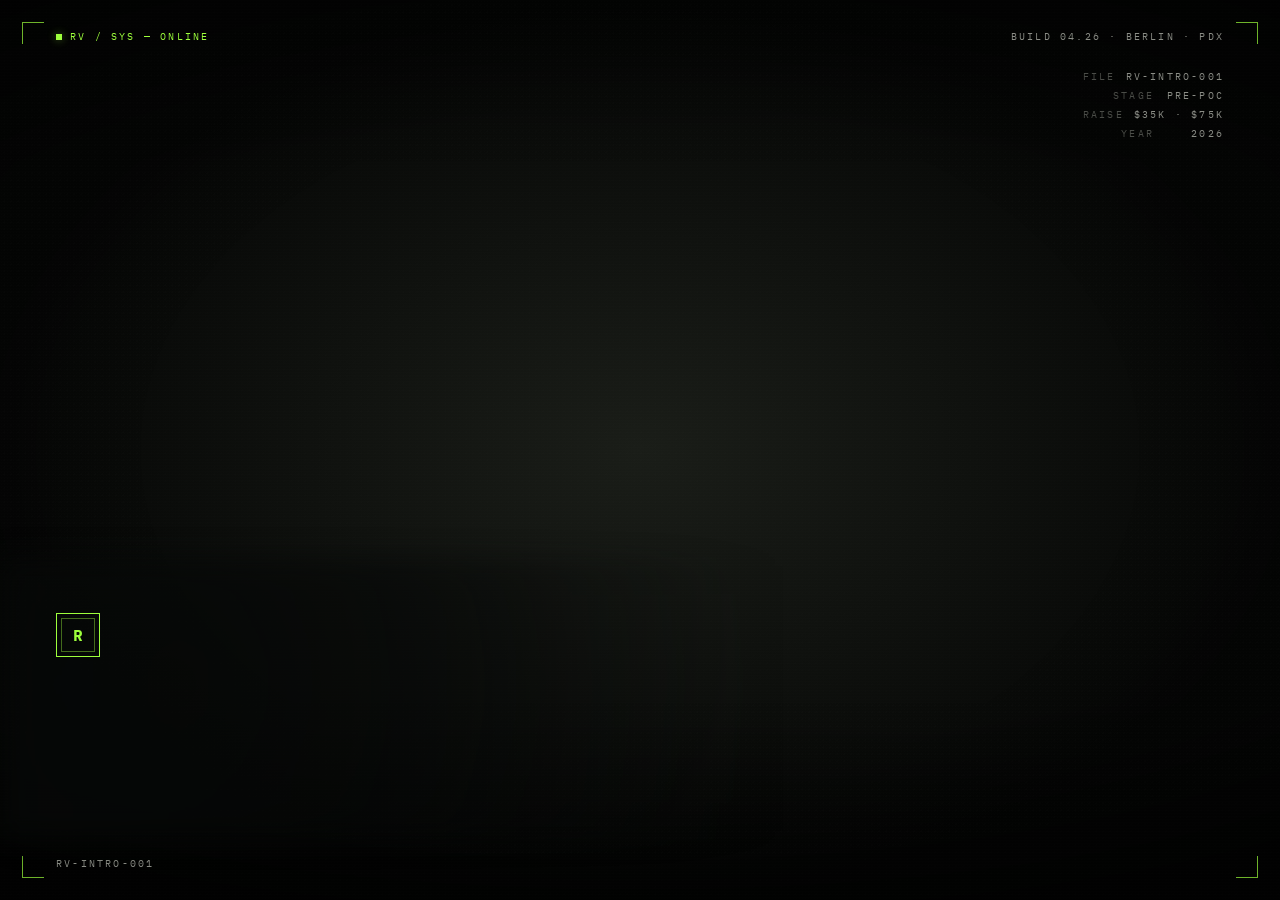
<file: index.html>
<!doctype html>
<html lang="en">
<head>
<meta charset="utf-8" />
<meta name="viewport" content="width=device-width,initial-scale=1" />
<title>RoadVault</title>
<link rel="preconnect" href="https://fonts.googleapis.com">
<link rel="preconnect" href="https://fonts.gstatic.com" crossorigin>
<link href="https://fonts.googleapis.com/css2?family=IBM+Plex+Mono:wght@300;400;500;600;700&display=swap" rel="stylesheet">
<style>
:root {
  --bg: #0a0b0a;
  --ink: #e8e9e4;
  --ink-dim: #8b8d86;
  --ink-faint: #4a4c47;
  --hair: rgba(232, 233, 228, 0.10);
  --hair-strong: rgba(232, 233, 228, 0.24);
  --accent: #9dff3c;
  --accent-glow: rgba(157, 255, 60, 0.45);
  --mono: 'IBM Plex Mono', ui-monospace, Menlo, monospace;
}
*, *::before, *::after { box-sizing: border-box; }
html, body { margin: 0; padding: 0; height: 100%; }
body {
  background: var(--bg);
  color: var(--ink);
  font-family: var(--mono);
  overflow: hidden;
  cursor: default;
}

/* ========= STAGE ========= */
.stage {
  position: fixed; inset: 0;
  background: #000;
  overflow: hidden;
}

/* Video layer */
.video-layer {
  position: absolute; inset: 0;
  opacity: 0;
  transition: opacity 0.9s ease;
  z-index: 2;
}
.video-layer.is-in { opacity: 1; }
.video-layer.is-out { opacity: 0; transition: opacity 1.2s ease; }
.video-layer.is-playing { opacity: 1; }
.video-layer video {
  position: absolute; inset: 0;
  width: 100%; height: 100%;
  object-fit: cover;
}
/* subtle vignette over video */
.video-layer::after {
  content: ""; position: absolute; inset: 0;
  background:
    radial-gradient(ellipse at center, transparent 55%, rgba(0,0,0,0.55) 100%),
    linear-gradient(180deg, rgba(0,0,0,0.35) 0%, transparent 18%, transparent 78%, rgba(0,0,0,0.55) 100%);
  pointer-events: none;
  mix-blend-mode: multiply;
}
/* film-grain texture */
.video-layer::before {
  content: ""; position: absolute; inset: 0;
  background-image:
    radial-gradient(rgba(255,255,255,0.012) 1px, transparent 1px),
    radial-gradient(rgba(255,255,255,0.008) 1px, transparent 1px);
  background-size: 3px 3px, 7px 7px;
  background-position: 0 0, 1px 2px;
  mix-blend-mode: overlay;
  pointer-events: none;
  opacity: 0.6;
}

/* ========= HUD overlay ========= */
.hud {
  position: absolute; inset: 0;
  pointer-events: none;
  z-index: 10;
  opacity: 0;
  transition: opacity 0.8s ease 0.4s;
}
.hud.is-in { opacity: 1; }
.hud.is-out { opacity: 0; transition: opacity 0.6s ease; }

.hud .corner {
  position: absolute; width: 22px; height: 22px;
  border: 1px solid var(--accent);
  opacity: 0.7;
}
.hud .corner.tl { top: 22px; left: 22px; border-right: 0; border-bottom: 0; }
.hud .corner.tr { top: 22px; right: 22px; border-left: 0; border-bottom: 0; }
.hud .corner.bl { bottom: 22px; left: 22px; border-right: 0; border-top: 0; }
.hud .corner.br { bottom: 22px; right: 22px; border-left: 0; border-top: 0; }

.hud-bar {
  position: absolute; left: 56px; right: 56px;
  display: flex; justify-content: space-between; align-items: center;
  font-size: 10px; letter-spacing: 0.22em; text-transform: uppercase;
  color: var(--ink-dim);
}
.hud-bar.top { top: 30px; }
.hud-bar.bot { bottom: 30px; }
.hud-bar .live {
  color: var(--accent);
  display: inline-flex; align-items: center; gap: 8px;
}
.hud-bar .live::before {
  content: ""; width: 6px; height: 6px; background: var(--accent);
  box-shadow: 0 0 8px var(--accent-glow);
  animation: dot-pulse 1.4s infinite;
}
@keyframes dot-pulse { 0%,100%{opacity:1} 50%{opacity:0.3} }

/* ========= Lockup (logo + headline) ========= */
.lockup {
  position: absolute;
  left: 56px; bottom: 120px;
  z-index: 11;
  display: flex; flex-direction: column;
  gap: 22px;
  max-width: 720px;
}
.lockup::before {
  content: "";
  position: absolute;
  inset: -56px -120px -60px -56px;
  z-index: -1;
  background:
    radial-gradient(circle at 20% 45%, rgba(6, 8, 7, 0.78), rgba(6, 8, 7, 0.52) 34%, rgba(6, 8, 7, 0.22) 56%, transparent 76%),
    linear-gradient(90deg, rgba(8, 10, 9, 0.58), rgba(8, 10, 9, 0.22) 52%, transparent 88%);
  filter: blur(14px);
  opacity: 0.92;
}
.lockup.is-out { opacity: 0; transform: translateY(-8px); transition: opacity 0.5s ease, transform 0.5s ease; }

.logo {
  display: flex; align-items: center; gap: 14px;
  opacity: 0;
  transform: translateY(8px);
  transition: opacity 0.85s ease, transform 0.85s ease;
  position: relative;
}
.logo.is-in {
  opacity: 1;
  transform: none;
}
.logo.is-descending {
  position: absolute;
  left: 0;
  top: 0;
  z-index: 0;
  transform: translateY(194px);
  transition: transform 0.95s cubic-bezier(.16,1,.3,1);
}
.logo-mark {
  width: 44px; height: 44px;
  border: 1px solid var(--accent);
  display: flex; align-items: center; justify-content: center;
  position: relative;
}
.logo-mark::before {
  content: ""; position: absolute; inset: 4px;
  border: 1px solid rgba(157,255,60,0.4);
}
.logo-mark span {
  font-family: var(--mono); font-weight: 700;
  font-size: 16px; color: var(--accent); letter-spacing: 0.04em;
  display: inline-block;
}
.logo-word {
  font-family: var(--mono); font-weight: 600;
  font-size: 22px; letter-spacing: 0.18em; color: var(--ink);
  white-space: nowrap;
  overflow: hidden;
  min-width: 0;
  transition: opacity 0.45s ease, transform 0.6s ease, max-width 0.75s cubic-bezier(.16,1,.3,1), margin 0.75s cubic-bezier(.16,1,.3,1);
  max-width: 260px;
}
.logo-word.is-collapsing {
  opacity: 0;
  transform: translateX(-18px);
  max-width: 0;
  margin-left: -10px;
}
.headline {
  margin: 0;
  font-family: var(--mono); font-weight: 500;
  font-size: clamp(30px, 3.96vw, 54px);
  line-height: 1.0;
  letter-spacing: -0.005em;
  color: var(--ink);
  text-wrap: pretty;
  opacity: 0;
  filter: blur(14px);
  transform: translateY(22px) scale(0.955);
  transition: opacity 1.25s cubic-bezier(.16,1,.3,1), transform 1.25s cubic-bezier(.16,1,.3,1), filter 1.1s ease;
  position: relative;
  z-index: 1;
}
.headline.is-in {
  opacity: 1;
  filter: blur(0);
  transform: none;
}
.headline.is-outro {
  opacity: 0;
  filter: blur(8px);
  transform: translateY(-10px) scale(0.985);
  transition: opacity 0.7s ease, transform 0.7s ease, filter 0.7s ease;
}
.headline .accent { color: var(--accent); }

.lockup .lede {
  font-size: 13px; line-height: 1.65;
  letter-spacing: 0.04em;
  color: var(--ink-dim);
  max-width: 56ch;
  min-height: 8.4em;
  opacity: 0;
  transition: opacity 0.45s ease;
}
.lockup .lede.is-in {
  opacity: 1;
}
.type-cursor {
  display: inline-block;
  width: 0.62ch;
  color: var(--accent);
  animation: type-cursor-blink 0.9s steps(1) infinite;
}
@keyframes type-cursor-blink {
  0%, 46% { opacity: 1; }
  50%, 100% { opacity: 0; }
}

/* ========= Hero ambience (right-side animation) ========= */
.hero-ambience {
  position: absolute;
  top: 88px;
  right: 56px;
  bottom: 164px;
  width: min(42vw, 700px);
  min-width: 360px;
  z-index: 11;
  opacity: 0;
  transform: translateX(12px);
  transition: opacity 1s ease 0.8s, transform 1s ease 0.8s;
  pointer-events: none;
}
.hero-ambience.is-in {
  opacity: 1;
  transform: translateX(0);
}
.hero-ambience.is-out {
  opacity: 0;
  transform: translateX(18px);
  transition: opacity 0.5s ease, transform 0.5s ease;
}
.hero-ambience::before,
.hero-ambience::after {
  content: "";
  position: absolute;
  inset: 0;
}
.hero-ambience::before {
  background:
    radial-gradient(circle at 66% 42%, rgba(157, 255, 60, 0.10), transparent 18%),
    radial-gradient(circle at 58% 48%, rgba(255, 255, 255, 0.04), transparent 32%),
    radial-gradient(circle at 72% 62%, rgba(157, 255, 60, 0.05), transparent 24%);
  filter: blur(12px);
  animation: ambience-breathe 7.5s ease-in-out infinite;
}
.hero-ambience::after {
  background:
    linear-gradient(180deg, rgba(157, 255, 60, 0.02), transparent 20%, transparent 80%, rgba(157, 255, 60, 0.015)),
    repeating-linear-gradient(90deg, rgba(232, 233, 228, 0.022) 0 1px, transparent 1px 120px),
    repeating-linear-gradient(180deg, rgba(232, 233, 228, 0.015) 0 1px, transparent 1px 120px);
  mask-image: radial-gradient(circle at 60% 50%, rgba(0,0,0,0.94), rgba(0,0,0,0.22) 58%, transparent 84%);
  opacity: 0.32;
}
.ambience-frame {
  position: absolute;
  inset: 4% 4% 4% 6%;
  border: 1px solid rgba(232, 233, 228, 0.09);
  background:
    linear-gradient(180deg, rgba(157, 255, 60, 0.025), transparent 22%),
    rgba(7, 9, 7, 0.12);
  overflow: hidden;
}
.ambience-frame::before {
  content: "";
  position: absolute;
  inset: 18px 18px 18px 18px;
  border: 1px solid rgba(157, 255, 60, 0.08);
  pointer-events: none;
}
.ambience-frame::after {
  content: "";
  position: absolute;
  left: 11%;
  right: 11%;
  top: 48%;
  height: 1px;
  background: linear-gradient(90deg, transparent, rgba(157,255,60,0.7), transparent);
  box-shadow: 0 0 18px rgba(157,255,60,0.24);
  animation: scan-sweep 7.6s cubic-bezier(.22,.61,.36,1) infinite;
}
.hero-reel {
  position: absolute;
  inset: 7% 5% 16% 5%;
  perspective: 1800px;
}
.hero-reel-stage {
  position: absolute;
  inset: 0 0 94px;
  transform-style: preserve-3d;
  transform: rotateX(var(--hero-tilt-x, 0deg)) rotateY(var(--hero-tilt-y, 0deg)) rotateZ(var(--hero-spin, 0deg));
  transition: transform 0.35s cubic-bezier(.22,.61,.36,1);
}
.hero-reel-stage::before {
  content: "";
  position: absolute;
  left: 14%;
  right: 14%;
  bottom: 4%;
  height: 18%;
  background: radial-gradient(ellipse at center, rgba(157,255,60,0.18), rgba(157,255,60,0.03) 38%, transparent 70%);
  filter: blur(18px);
  opacity: 0.55;
}
.hero-layer {
  position: absolute;
  inset: 0;
  transform-style: preserve-3d;
  transition: transform 0.45s cubic-bezier(.22,.61,.36,1);
}
.hero-layer.back {
  transform: translate3d(var(--parallax-back-x, 0px), var(--parallax-back-y, 0px), -120px) rotateZ(var(--parallax-back-r, 0deg));
}
.hero-layer.mid {
  transform: translate3d(var(--parallax-mid-x, 0px), var(--parallax-mid-y, 0px), 0px) rotateZ(var(--parallax-mid-r, 0deg));
}
.hero-layer.front {
  transform: translate3d(var(--parallax-front-x, 0px), var(--parallax-front-y, 0px), 120px) rotateZ(var(--parallax-front-r, 0deg));
}
.hero-product {
  position: absolute;
  top: 50%;
  left: 50%;
  width: min(58%, 420px);
  max-height: 72%;
  transform-style: preserve-3d;
  opacity: 0;
  --float-y: 0px;
  --tilt-x: 0deg;
  --tilt-y: 0deg;
  --tilt-z: 0deg;
  --depth: -120px;
  --scale: 0.72;
  --x: 0px;
  transition:
    opacity 0.7s cubic-bezier(.16,1,.3,1),
    transform 1.25s cubic-bezier(.19,1,.22,1),
    filter 0.7s ease;
  transform:
    translate3d(calc(-50% + var(--x)), calc(-50% + var(--float-y)), var(--depth))
    rotateX(var(--tilt-x))
    rotateY(var(--tilt-y))
    rotateZ(var(--tilt-z))
    scale(var(--scale));
  filter: blur(8px) brightness(0.7);
  animation: hero-hover 6.5s ease-in-out infinite;
}
.hero-product img {
  display: block;
  width: 100%;
  height: auto;
  max-height: 100%;
  object-fit: contain;
  filter:
    drop-shadow(0 28px 42px rgba(0, 0, 0, 0.36))
    drop-shadow(0 0 18px rgba(157, 255, 60, 0.08));
}
.hero-product.is-active {
  opacity: 1;
  --depth: 0px;
  --scale: 1;
  filter: blur(0) brightness(1);
}
.hero-product.is-before {
  opacity: 0;
  --x: 86px;
  --depth: -180px;
  --scale: 0.78;
}
.hero-product.is-after {
  opacity: 0;
  --x: -86px;
  --depth: -180px;
  --scale: 0.78;
}
.hero-product.product-pouch { width: min(60%, 440px); --tilt-y: -10deg; --tilt-x: 7deg; --tilt-z: -4deg; --float-y: -2px; }
.hero-product.product-setvault { width: min(52%, 330px); --tilt-y: 12deg; --tilt-x: 6deg; --tilt-z: -10deg; --float-y: 6px; }
.hero-product.product-nfc { width: min(34%, 215px); --tilt-y: -16deg; --tilt-x: 8deg; --tilt-z: -5deg; --float-y: -8px; }
.hero-product.product-qr { width: min(42%, 260px); --tilt-y: 9deg; --tilt-x: 3deg; --tilt-z: 6deg; --float-y: 2px; }
.hero-product.product-labels { width: min(48%, 290px); --tilt-y: -9deg; --tilt-x: 4deg; --tilt-z: -3deg; --float-y: 2px; }
.hero-product.product-ssd { width: min(46%, 285px); --tilt-y: 14deg; --tilt-x: 10deg; --tilt-z: -7deg; --float-y: 6px; }
.hero-caption {
  position: absolute;
  left: 4%;
  right: 4%;
  bottom: 0;
  display: grid;
  grid-template-columns: 1fr auto;
  align-items: end;
  gap: 18px;
  min-height: 58px;
}
.hero-caption::before {
  content: "";
  position: absolute;
  left: 0;
  right: 0;
  top: -14px;
  height: 1px;
  background: linear-gradient(90deg, rgba(157,255,60,0.78), rgba(157,255,60,0.2) 38%, transparent 92%);
  box-shadow: 0 0 16px rgba(157,255,60,0.18);
}
.hero-caption-main {
  display: flex;
  flex-direction: column;
  gap: 8px;
}
.hero-caption-kicker,
.hero-caption-meta,
.hero-dots {
  font-size: 9px;
  letter-spacing: 0.22em;
  text-transform: uppercase;
}
.hero-caption-kicker { color: var(--ink-faint); }
.hero-caption-title {
  font-size: clamp(16px, 1.45vw, 22px);
  line-height: 1.1;
  color: var(--ink);
}
.hero-caption-meta {
  color: var(--ink-dim);
  white-space: nowrap;
}
.hero-dots {
  display: inline-flex;
  gap: 8px;
  align-items: center;
  justify-content: flex-end;
  color: var(--ink-faint);
}
.hero-dot {
  width: 7px;
  height: 7px;
  border-radius: 999px;
  border: 1px solid rgba(157,255,60,0.42);
  background: transparent;
  transition: transform 0.45s ease, background 0.45s ease, box-shadow 0.45s ease;
}
.hero-dot.is-active {
  background: var(--accent);
  box-shadow: 0 0 14px var(--accent-glow);
  transform: scale(1.15);
}
.ambience-copy {
  position: absolute;
  left: 8%;
  right: 8%;
  bottom: -34px;
  display: flex;
  justify-content: space-between;
  gap: 18px;
  align-items: flex-end;
  font-size: 9px;
  letter-spacing: 0.22em;
  text-transform: uppercase;
  color: var(--ink-faint);
}
.ambience-copy .left-stack,
.ambience-copy .right-stack {
  display: flex;
  flex-direction: column;
  gap: 8px;
}
.ambience-copy strong {
  color: var(--ink-dim);
  font-weight: 500;
}
@keyframes hero-hover {
  0%, 100% {
    transform:
      translate3d(calc(-50% + var(--x)), calc(-50% + var(--float-y)), var(--depth))
      rotateX(var(--tilt-x))
      rotateY(var(--tilt-y))
      rotateZ(var(--tilt-z))
      scale(var(--scale));
  }
  50% {
    transform:
      translate3d(calc(-50% + var(--x)), calc(-50% + var(--float-y) - 12px), calc(var(--depth) + 12px))
      rotateX(calc(var(--tilt-x) - 1deg))
      rotateY(calc(var(--tilt-y) + 2deg))
      rotateZ(calc(var(--tilt-z) + 1deg))
      scale(calc(var(--scale) * 1.01));
  }
}
@keyframes ambience-breathe {
  0%, 100% { transform: scale(0.98) translate3d(0, 0, 0); opacity: 0.78; }
  50% { transform: scale(1.02) translate3d(-6px, 4px, 0); opacity: 1; }
}
@keyframes scan-sweep {
  0%, 10% { transform: translateY(-120px); opacity: 0; }
  20%, 78% { opacity: 1; }
  100% { transform: translateY(240px); opacity: 0; }
}
@keyframes ping-pulse {
  0% { transform: scale(0.92); opacity: 0; }
  22% { opacity: 0.38; }
  100% { transform: scale(1.18); opacity: 0; }
}

/* ========= ID block (top-right meta) ========= */
.id-block {
  position: absolute; top: 70px; right: 56px;
  z-index: 11;
  text-align: right;
  font-size: 10px; letter-spacing: 0.22em; text-transform: uppercase;
  color: var(--ink-faint);
  display: flex; flex-direction: column; gap: 6px;
  opacity: 0;
  transition: opacity 0.8s ease 0.6s;
}
.id-block.is-in { opacity: 1; }
.id-block.is-out { opacity: 0; transition: opacity 0.5s ease; }
.id-block .row { display: flex; gap: 10px; justify-content: flex-end; }
.id-block .row span:last-child { color: var(--ink-dim); min-width: 60px; text-align: right; }

/* ========= Skip / Enter button ========= */
.enter-cta {
  position: absolute;
  right: 56px; bottom: 24px;
  z-index: 12;
  display: flex; flex-direction: column;
  align-items: flex-end; gap: 8px;
  opacity: 0;
  transition: opacity 0.8s ease 1.2s;
  pointer-events: auto;
}
.enter-cta.is-in { opacity: 1; }
.enter-cta.is-out { opacity: 0; transition: opacity 0.5s ease; }

.enter-btn {
  font: inherit;
  position: relative;
  background: rgba(10, 11, 10, 0.55);
  backdrop-filter: blur(8px);
  border: 1px solid rgba(170, 255, 120, 0.24);
  color: var(--ink);
  padding: 14px 22px;
  font-size: 11px; letter-spacing: 0.24em; text-transform: uppercase;
  cursor: pointer;
  display: inline-flex; align-items: center; gap: 14px;
  overflow: hidden;
  opacity: 0.9;
  box-shadow: 0 0 0 1px rgba(157,255,60,0.04), 0 14px 30px rgba(0,0,0,0.18);
  transition: border-color 0.25s, color 0.25s, background 0.25s, transform 0.45s cubic-bezier(.16,1,.3,1), box-shadow 0.35s ease;
}
.enter-btn::before {
  content: "";
  position: absolute;
  inset: -1px;
  border: 1px solid transparent;
  border-image: linear-gradient(115deg, rgba(157,255,60,0.18), rgba(157,255,60,0.86), rgba(157,255,60,0.16)) 1;
  opacity: 0.72;
  animation: button-border-trace 2.6s linear infinite;
}
.enter-btn::after {
  content: "";
  position: absolute;
  width: 18px;
  height: 18px;
  border-radius: 999px;
  background: radial-gradient(circle, rgba(157,255,60,0.42), rgba(157,255,60,0.02) 70%, transparent 76%);
  top: calc(50% - 9px);
  left: -22px;
  opacity: 0;
  pointer-events: none;
}
.enter-btn:hover, .enter-btn:focus-visible {
  border-color: var(--accent);
  color: var(--accent);
  background: rgba(157,255,60,0.06);
  box-shadow: 0 0 26px rgba(157,255,60,0.18), 0 18px 36px rgba(0,0,0,0.24);
  outline: none;
}
.enter-btn .arrow {
  display: inline-block;
  font-size: 14px;
  line-height: 1;
  transition: transform 0.25s;
}
.enter-btn:hover .arrow { transform: translateX(4px); }
.enter-btn.is-clicked {
  transform: scale(1.055);
}
.enter-btn.is-clicked::after {
  opacity: 1;
  animation: button-click-pulse 0.9s cubic-bezier(.16,1,.3,1) forwards;
}
@keyframes button-border-trace {
  0% { filter: hue-rotate(0deg); }
  100% { filter: hue-rotate(18deg); }
}
@keyframes button-click-pulse {
  0% { transform: translate3d(0, 0, 0) scale(0.7); opacity: 0.42; }
  50% { transform: translate3d(220px, 0, 0) scale(1.15); opacity: 0.28; }
  100% { transform: translate3d(360px, 0, 0) scale(1.55); opacity: 0; }
}

.enter-hint {
  font-size: 9px; letter-spacing: 0.24em; text-transform: uppercase;
  color: var(--ink-faint);
  display: none;
}

/* ========= Progress bar (video time) ========= */
.progress {
  position: absolute;
  left: 56px; right: 56px;
  bottom: 56px;
  z-index: 11;
  height: 1px;
  background: var(--hair);
  opacity: 0;
  transition: opacity 0.8s ease 0.8s;
}
.progress.is-in { opacity: 1; }
.progress.is-out { opacity: 0; transition: opacity 0.4s ease; }
.progress-fill {
  height: 100%;
  background: var(--accent);
  width: 0%;
  box-shadow: 0 0 8px var(--accent-glow);
  transition: width 0.1s linear;
}
.progress-meta {
  position: absolute; left: 0; right: 0;
  bottom: 8px;
  display: flex; justify-content: space-between;
  font-size: 9px; letter-spacing: 0.24em; text-transform: uppercase;
  color: var(--ink-faint);
}

/* ========= Scanline cinematic effect ========= */
.scan {
  position: absolute; inset: 0;
  z-index: 9;
  background-image: linear-gradient(180deg, rgba(255,255,255,0.018) 0px, rgba(255,255,255,0.018) 1px, transparent 1px, transparent 3px);
  background-size: 100% 3px;
  mix-blend-mode: overlay;
  pointer-events: none;
  opacity: 0.4;
}

/* ========= Outgoing fade-to-product overlay ========= */
.handoff {
  position: absolute; inset: 0;
  background: var(--bg);
  z-index: 30;
  opacity: 0;
  pointer-events: none;
  transition: opacity 1s ease;
}
.handoff.is-in { opacity: 1; }
.handoff.is-pending { opacity: 1; pointer-events: auto; }

.handoff-inner {
  position: absolute; inset: 0;
  display: flex; flex-direction: column; align-items: center; justify-content: center;
  gap: 26px;
  font-family: var(--mono);
  text-align: center;
}
.handoff-inner .loading-mark {
  width: 56px; height: 56px;
  border: 1px solid var(--accent);
  position: relative;
  display: flex; align-items: center; justify-content: center;
}
.handoff-inner .loading-mark::before {
  content: ""; position: absolute; inset: -1px;
  border: 1px solid var(--accent);
  border-color: var(--accent) transparent transparent transparent;
  animation: spin 1.2s linear infinite;
}
@keyframes spin { to { transform: rotate(360deg); } }
.handoff-inner .loading-mark span {
  font-size: 16px; font-weight: 700; color: var(--accent); letter-spacing: 0.04em;
}
.handoff-inner .label {
  font-size: 10px; letter-spacing: 0.32em; text-transform: uppercase;
  color: var(--ink-dim);
}
.stage.is-zooming {
  transform: scale(1.11);
  transform-origin: var(--zoom-origin-x, 50%) var(--zoom-origin-y, 50%);
  transition: transform 1.15s cubic-bezier(.15,.9,.22,1), filter 1.15s ease;
  filter: brightness(0.9) contrast(1.05);
}

/* ========= Initial poster (before video plays) ========= */
.poster {
  position: absolute; inset: 0;
  background: radial-gradient(ellipse at center, #1a1d18 0%, #050605 70%);
  z-index: 1;
  display: flex; align-items: center; justify-content: center;
  transition: opacity 0.7s ease;
}
.poster.is-hidden {
  opacity: 0;
}

/* ========= Mobile ========= */
@media (max-width: 760px) {
  .hud-bar { left: 22px; right: 22px; font-size: 9px; }
  .hud-bar.top { top: 22px; }
  .hud-bar.bot {
    left: 22px;
    right: 22px;
    bottom: 16px;
    justify-content: flex-start;
    font-size: 8px;
    letter-spacing: 0.18em;
  }
  .hud-bar.bot span:last-child { display: none; }
  .hud .corner.tl { top: 14px; left: 14px; }
  .hud .corner.tr { top: 14px; right: 14px; }
  .hud .corner.bl { bottom: 14px; left: 14px; }
  .hud .corner.br { bottom: 14px; right: 14px; }
  .lockup { left: 22px; right: 22px; bottom: 136px; max-width: none; gap: 18px; }
  .lockup::before {
    inset: -28px -22px -32px -22px;
    background:
      radial-gradient(circle at 28% 38%, rgba(6, 8, 7, 0.82), rgba(6, 8, 7, 0.56) 40%, rgba(6, 8, 7, 0.18) 68%, transparent 88%),
      linear-gradient(180deg, rgba(8, 10, 9, 0.36), rgba(8, 10, 9, 0.14));
    filter: blur(10px);
  }
  .hero-ambience { display: none; }
  .id-block { display: none; }
  .enter-cta { left: 22px; right: 22px; bottom: 28px; align-items: stretch; }
  .enter-btn { width: 100%; justify-content: center; }
  .enter-hint { display: none; }
  .progress { left: 22px; right: 22px; bottom: 92px; }
  .headline { font-size: 32px; }
  .lockup .lede { min-height: 7.8em; font-size: 12px; }
}

/* Reduced motion */
@media (prefers-reduced-motion: reduce) {
  .video-layer, .video-layer.is-out, .lockup, .lockup.is-out, .id-block, .id-block.is-out, .progress, .handoff, .hud, .enter-cta { transition: opacity 0.2s ease; }
}
</style>
</head>
<body>

<div class="stage" id="stage">

  <div class="poster" id="poster" aria-hidden="true"></div>

  <!-- Background reveal video -->
  <div class="video-layer" id="videoLayer">
    <video id="reveal" muted playsinline webkit-playsinline preload="auto" autoplay defaultMuted>
      <source src="media/product-reveal-silent.mp4" type="video/mp4" />
    </video>
  </div>

  <!-- Subtle scanlines for film feel -->
  <div class="scan" aria-hidden="true"></div>

  <!-- HUD chrome -->
  <div class="hud" id="hud" aria-hidden="true">
    <span class="corner tl"></span><span class="corner tr"></span>
    <span class="corner bl"></span><span class="corner br"></span>

    <div class="hud-bar top">
      <span class="live">RV / SYS — ONLINE</span>
      <span>BUILD 04.26 · BERLIN · PDX</span>
    </div>

    <div class="hud-bar bot">
      <span>RV-INTRO-001</span>
    </div>
  </div>

  <!-- Top-right meta -->
  <div class="id-block" id="idBlock">
    <div class="row"><span>FILE</span><span>RV-INTRO-001</span></div>
    <div class="row"><span>STAGE</span><span>PRE-POC</span></div>
    <div class="row"><span>RAISE</span><span>$35K · $75K</span></div>
    <div class="row"><span>YEAR</span><span>2026</span></div>
  </div>

  <!-- Lockup -->
  <div class="lockup" id="lockup">
    <div class="logo" id="logoLockup">
      <div class="logo-mark"><span>R</span></div>
      <div class="logo-word" id="logoWord" data-text="ROADVAULT"></div>
    </div>
    <h1 class="headline" id="headline">The trackable kit for <span class="accent">working creators</span>.</h1>
    <p class="lede" id="lede" hidden></p>
  </div>

  <!-- Enter CTA -->
  <div class="enter-cta" id="enterCta">
    <button class="enter-btn" id="enterBtn">
      <span>Enter the dossier</span>
      <span class="arrow">→</span>
    </button>
  </div>

  <!-- Progress -->
  <div class="progress" id="progress">
    <div class="progress-fill" id="progressFill"></div>
    <div class="progress-meta">
      <span id="pmStart">T+000</span>
      <span id="pmEnd">RV-INTRO</span>
    </div>
  </div>

  <!-- Handoff overlay -->
  <div class="handoff" id="handoff" aria-hidden="true">
    <div class="handoff-inner">
      <div class="loading-mark"><span>R</span></div>
      <div class="label">Loading product explorer</div>
    </div>
  </div>

</div>

<script>
(function () {
  const INTRO_TOKEN_KEY = 'roadvaultIntroPassed';
  const params = new URLSearchParams(window.location.search);
  const nextTarget = params.get('next') || 'Roadvault Explorer.html';
  const enteredTarget = nextTarget.includes('?')
    ? `${nextTarget}&entered=1`
    : `${nextTarget}?entered=1`;
  const NEXT_URL = enteredTarget;

  const videoLayer = document.getElementById('videoLayer');
  const video = document.getElementById('reveal');
  const poster = document.getElementById('poster');
  const hud = document.getElementById('hud');
  const lockup = document.getElementById('lockup');
  const logoLockup = document.getElementById('logoLockup');
  const logoWord = document.getElementById('logoWord');
  const headline = document.getElementById('headline');
  const lede = document.getElementById('lede');
  const idBlock = document.getElementById('idBlock');
  const progress = document.getElementById('progress');
  const progressFill = document.getElementById('progressFill');
  const pmStart = document.getElementById('pmStart');
  const handoff = document.getElementById('handoff');
  const enterCta = document.getElementById('enterCta');
  const enterBtn = document.getElementById('enterBtn');
  const handoffLabel = handoff.querySelector('.label');
  let handedOff = false;
  let introStarted = false;
  let videoVisible = false;
  let logoTimer = null;
  const logoWordText = logoWord.dataset.text;

  video.muted = true;
  video.defaultMuted = true;
  video.playsInline = true;
  video.setAttribute('muted', '');
  video.setAttribute('playsinline', '');
  video.setAttribute('webkit-playsinline', '');

  function typeLogoWord() {
    let index = 0;
    logoWord.textContent = '';
    window.clearInterval(logoTimer);
    if (window.matchMedia('(prefers-reduced-motion: reduce)').matches) {
      logoWord.textContent = logoWordText;
      return;
    }
    logoTimer = window.setInterval(() => {
      index += 1;
      logoWord.textContent = logoWordText.slice(0, index);
      if (index >= logoWordText.length) {
        window.clearInterval(logoTimer);
      }
    }, 58);
  }

  function showEntryState() {
    requestAnimationFrame(() => {
      videoVisible = true;
      videoLayer.classList.add('is-in', 'is-playing');
      hud.classList.add('is-in');
      logoLockup.classList.add('is-in');
      idBlock.classList.add('is-in');
      window.setTimeout(() => {
        typeLogoWord();
      }, 1500);
      window.setTimeout(() => {
        headline.classList.add('is-in');
      }, 1500);
      window.setTimeout(() => {
        enterCta.classList.add('is-in');
      }, 1500);
      video.play().catch(() => {});
    });
  }

  function ensureVideoPlayback() {
    video.muted = true;
    video.defaultMuted = true;
    const playAttempt = video.play();
    if (playAttempt) playAttempt.catch(() => {});
  }

  video.addEventListener('loadeddata', ensureVideoPlayback);
  video.addEventListener('canplay', ensureVideoPlayback);
  video.addEventListener('playing', () => {
    poster.classList.add('is-hidden');
    videoLayer.classList.add('is-in', 'is-playing');
  });

  // 2) Track progress
  video.addEventListener('timeupdate', () => {
    if (!video.duration || !videoVisible) return;
    const pct = (video.currentTime / video.duration) * 100;
    progressFill.style.width = pct + '%';
    const day = Math.round(video.currentTime * 10);
    pmStart.textContent = 'T+' + String(day).padStart(3, '0');
  });

  // 3) Button starts the sequence
  enterBtn.addEventListener('click', (e) => {
    e.preventDefault();
    if (introStarted || handedOff) return;
    beginIntroSequence();
  });

  // 4) Keyboard controls
  window.addEventListener('keydown', (e) => {
    if (handedOff) return;
    if (!introStarted && (e.key === 'Enter' || e.key === ' ')) {
      beginIntroSequence();
      return;
    }
    if (introStarted && videoVisible && (e.key === 'Enter' || e.key === ' ' || e.key === 'Escape')) {
      startHandoff();
    }
  });

  function beginIntroSequence() {
    introStarted = true;
    handoffLabel.textContent = 'Booting intro sequence';
    const buttonBox = enterBtn.getBoundingClientRect();
    const originX = buttonBox.left + (buttonBox.width / 2);
    const originY = buttonBox.top + (buttonBox.height / 2);
    const stage = document.getElementById('stage');
    stage.style.setProperty('--zoom-origin-x', `${originX}px`);
    stage.style.setProperty('--zoom-origin-y', `${originY}px`);
    enterBtn.classList.add('is-clicked');
    logoWord.classList.add('is-collapsing');
    logoLockup.classList.add('is-descending');
    headline.classList.add('is-outro');
    progressFill.style.width = '0%';
    pmStart.textContent = 'T+000';
    handoffLabel.textContent = 'Loading product explorer';
    window.setTimeout(() => {
      enterCta.classList.add('is-out');
      lockup.classList.add('is-out');
      idBlock.classList.add('is-out');
      hud.classList.add('is-out');
      stage.classList.add('is-zooming');
    }, 120);
    window.setTimeout(() => {
      handoff.classList.add('is-pending');
    }, 360);
    window.setTimeout(() => {
      if (!handedOff) startHandoff();
    }, 980);
  }

  function startHandoff() {
    if (handedOff) return;
    handedOff = true;

    // Fade out video + HUD + lockup
    videoLayer.classList.add('is-out');
    hud.classList.add('is-out');
    lockup.classList.add('is-out');
    idBlock.classList.add('is-out');
    progress.classList.add('is-out');
    enterCta.classList.add('is-out');

    setTimeout(() => {
      handoff.classList.remove('is-pending');
      handoff.classList.add('is-in');
    }, 140);

    setTimeout(() => {
      try {
        sessionStorage.setItem(INTRO_TOKEN_KEY, '1');
      } catch (err) {
        // no-op: fallback is URL param only
      }
      window.location.href = NEXT_URL;
    }, 1180);
  }

  document.addEventListener('visibilitychange', () => {
    if (!document.hidden && introStarted && videoVisible && !handedOff) {
      video.play().catch(() => {});
    }
  });

  setTimeout(showEntryState, 240);
})();
</script>
</body>
</html>
</file>
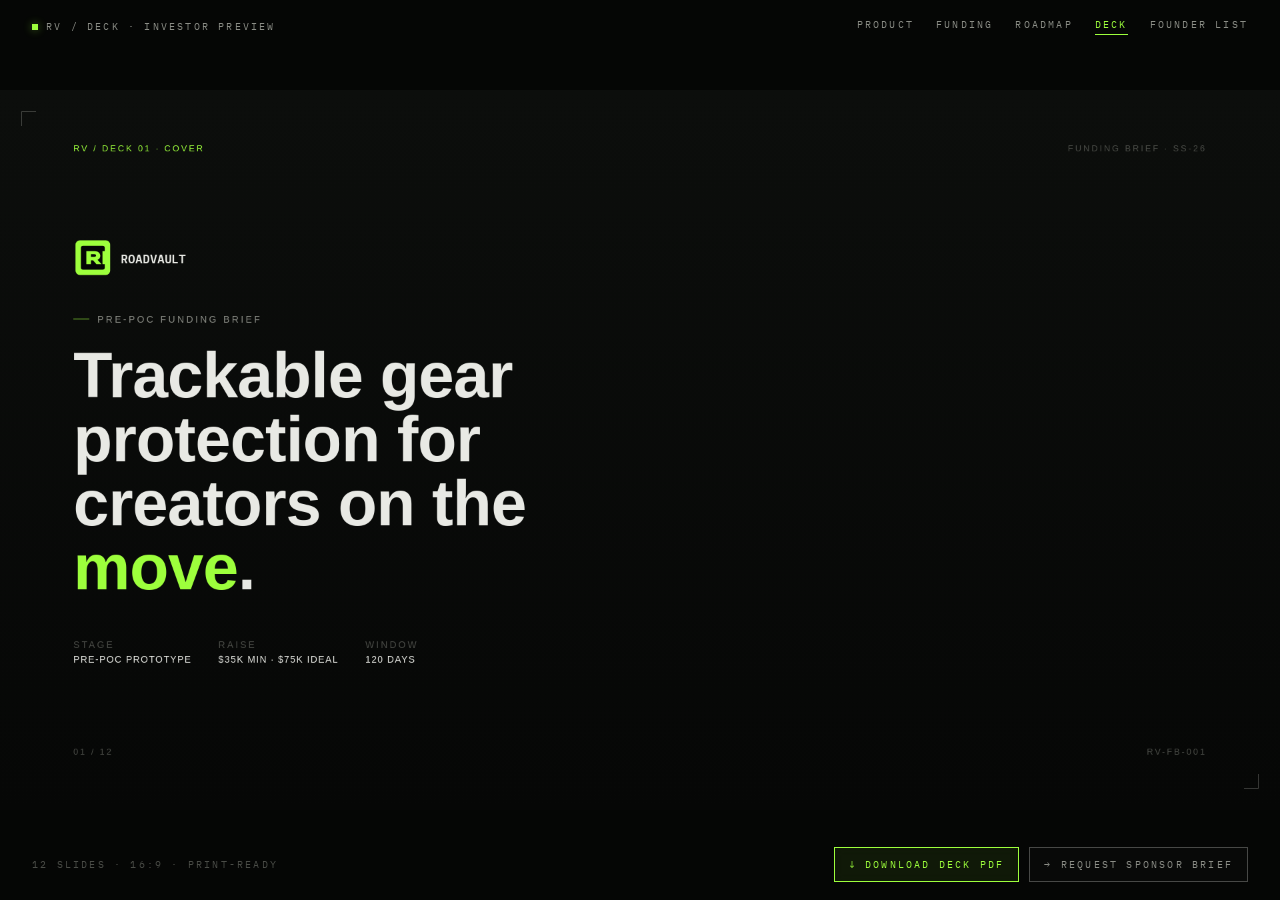
<file: Deck.html>
<!doctype html>
<html lang="en">
<head>
<meta charset="utf-8" />
<meta name="viewport" content="width=device-width,initial-scale=1" />
<title>RoadVault — Investor Deck</title>
<link rel="preconnect" href="https://fonts.googleapis.com">
<link rel="preconnect" href="https://fonts.gstatic.com" crossorigin>
<link href="https://fonts.googleapis.com/css2?family=IBM+Plex+Mono:wght@300;400;500;600;700&family=IBM+Plex+Sans:wght@400;500;600&display=swap" rel="stylesheet">
<script defer src="page-loader.js"></script>
<script src="deck-stage.js"></script>
<style>
:root {
  --bg: #0a0b0a;
  --bg-2: #111312;
  --ink: #e8e9e4;
  --ink-dim: #8b8d86;
  --ink-faint: #4a4c47;
  --hair: rgba(232,233,228,0.12);
  --hair-strong: rgba(232,233,228,0.28);
  --accent: #9dff3c;
  --accent-glow: rgba(157,255,60,0.45);
  --accent-soft: rgba(157,255,60,0.08);
  --orange: #ff7a3d;
  --olive: #4a513a;
  --mono: 'IBM Plex Mono', ui-monospace, Menlo, monospace;
  --sans: 'IBM Plex Sans', system-ui, sans-serif;
}
*, *::before, *::after { box-sizing: border-box; }
html, body { margin:0; padding:0; background: var(--bg); color: var(--ink); font-family: var(--mono); -webkit-font-smoothing: antialiased; }

/* nav over deck */
.nav-strip {
  position: fixed; top: 18px; left: 32px; right: 32px;
  display:flex; justify-content:space-between; align-items:center;
  font-size:10px; letter-spacing:0.22em; text-transform:uppercase;
  color: var(--ink-dim);
  z-index: 50;
}
.nav-strip .dot {
  display:inline-block; width:6px; height:6px; background: var(--accent);
  margin-right:8px; vertical-align:middle; box-shadow: 0 0 8px var(--accent-glow);
  animation: dot-pulse 2s infinite;
}
@keyframes dot-pulse { 0%,100%{opacity:1} 50%{opacity:0.35} }
.nav-strip nav { display:flex; gap:22px; }
.nav-strip nav a {
  color: var(--ink-dim); text-decoration:none;
  padding-bottom:3px; border-bottom:1px solid transparent;
  transition: color .2s, border-color .2s;
}
.nav-strip nav a:hover { color: var(--ink); }
.nav-strip nav a.is-active { color: var(--accent); border-bottom-color: var(--accent); }

.deck-actions {
  position: fixed; bottom: 18px; left: 32px; right: 32px;
  display: flex; justify-content: space-between; align-items: center;
  z-index: 50; gap: 12px;
  font-size: 10px; letter-spacing: 0.22em; text-transform: uppercase;
}
.deck-actions .left { color: var(--ink-faint); }
.deck-actions .right { display: flex; gap: 10px; }
.deck-actions a {
  padding: 10px 14px; border: 1px solid var(--hair-strong);
  background: rgba(10,11,10,0.85); backdrop-filter: blur(6px);
  color: var(--ink-dim); text-decoration: none;
  transition: border-color .2s, color .2s, background .2s;
}
.deck-actions a:hover { border-color: var(--accent); color: var(--accent); }
.deck-actions a.primary { border-color: var(--accent); color: var(--accent); background: rgba(157,255,60,0.08); }
.deck-actions a.primary:hover { background: var(--accent); color: #0a0b0a; }
@media (max-width: 900px) {
  .nav-strip {
    top: 14px;
    left: 20px;
    right: 20px;
    display: grid;
    grid-template-columns: 1fr;
    align-items: start;
    gap: 12px;
  }
  .nav-strip nav {
    display: grid;
    grid-template-columns: repeat(3, minmax(0, 1fr));
    gap: 10px 14px;
    width: 100%;
  }
  .nav-strip nav a {
    font-size: 9px;
    letter-spacing: 0.16em;
    line-height: 1.3;
  }
  .deck-actions {
    left: 20px;
    right: 20px;
    bottom: 14px;
    flex-direction: column;
    align-items: stretch;
    gap: 10px;
  }
  .deck-actions .left { font-size: 9px; }
  .deck-actions .right {
    display: grid;
    grid-template-columns: 1fr;
    gap: 10px;
  }
  .deck-actions a {
    text-align: center;
    padding: 12px 14px;
  }
}
@media (max-width: 540px) {
  .nav-strip nav { grid-template-columns: repeat(2, minmax(0, 1fr)); }
}

/* PRINT MODE — invoked via ?print=1 → body[data-print] */
body[data-print] { background: white; }
body[data-print] .nav-strip,
body[data-print] .deck-actions { display: none !important; }
body[data-print] deck-stage {
  /* unscale and stack vertically for print */
  display: block !important;
  transform: none !important;
}
@media print {
  @page { size: 16in 9in; margin: 0; }
  body { background: white !important; }
  .nav-strip, .deck-actions { display: none !important; }
  deck-stage { display: block !important; }
  section.slide {
    page-break-after: always;
    page-break-inside: avoid;
    width: 16in !important; height: 9in !important;
    transform: none !important;
    background: linear-gradient(180deg, #0c0e0c, #060706) !important;
    -webkit-print-color-adjust: exact !important;
    print-color-adjust: exact !important;
  }
  section.slide:last-child { page-break-after: auto; }
}

/* deck slide common */
deck-stage { background: #050605; }
section.slide {
  position: relative;
  background: linear-gradient(180deg, #0c0e0c, #060706);
  color: var(--ink);
  padding: 80px 110px;
  display: flex; flex-direction: column; justify-content: space-between;
  overflow: hidden;
}
section.slide::before {
  /* corner brackets */
  content:""; position:absolute; top:32px; left:32px;
  width: 22px; height: 22px;
  border: 1px solid var(--hair-strong); border-right:0; border-bottom:0;
}
section.slide::after {
  content:""; position:absolute; bottom:32px; right:32px;
  width: 22px; height: 22px;
  border: 1px solid var(--hair-strong); border-left:0; border-top:0;
}

.s-top {
  display:flex; justify-content:space-between; align-items:center;
  font-size: 13px; letter-spacing: 0.22em; text-transform: uppercase;
  color: var(--ink-faint);
}
.s-top .lf { color: var(--accent); }
.s-bot {
  display:flex; justify-content:space-between; align-items:center;
  font-size: 13px; letter-spacing: 0.22em; text-transform: uppercase;
  color: var(--ink-faint);
}
.eyebrow {
  font-size: 14px; letter-spacing: 0.24em; text-transform: uppercase;
  color: var(--ink-dim);
  display:inline-flex; align-items:center; gap:12px;
}
.eyebrow::before { content:""; width:24px; height:1px; background: var(--accent); display:inline-block; }

h1 { font-size: 96px; line-height: 1.0; margin: 0; font-weight: 600; letter-spacing: -0.01em; max-width: 18ch; }
h2 { font-size: 64px; line-height: 1.05; margin: 0; font-weight: 600; letter-spacing: -0.005em; max-width: 18ch; }
h3 { font-size: 32px; line-height: 1.2; margin: 0; font-weight: 600; }
.copy { font-family: var(--sans); font-size: 24px; line-height: 1.55; color: var(--ink-dim); max-width: 50ch; }
.body { display:flex; flex-direction:column; gap: 28px; }

/* slide-specific */
.cover .body { justify-content:center; height:100%; }
.cover h1 .accent { color: var(--accent); }
.cover h1 .strike { color: var(--ink-faint); text-decoration: line-through; }
.cover .meta {
  margin-top: 32px;
  display:flex; gap: 40px;
  font-size: 14px; letter-spacing: 0.22em; text-transform: uppercase;
  color: var(--ink-faint);
}
.cover .meta span span { display:block; color: var(--ink); margin-top: 6px; letter-spacing: 0.1em; }

.stat-row { display:flex; gap: 56px; flex-wrap:wrap; margin-top: 12px; }
.stat .v { font-size: 80px; color: var(--accent); font-weight: 600; line-height: 1; letter-spacing: -0.02em; }
.stat .l { font-size: 13px; letter-spacing: 0.22em; color: var(--ink-faint); text-transform: uppercase; margin-top: 12px; }

.bullets { list-style:none; padding:0; margin:0; display:flex; flex-direction:column; gap: 18px; }
.bullets li {
  font-family: var(--sans);
  display: grid; grid-template-columns: 36px 1fr; gap: 16px;
  font-size: 22px; color: var(--ink); line-height: 1.45;
}
.bullets li::before { content: "▸"; color: var(--accent); font-family: var(--mono); }

.matrix { width: 100%; border-collapse: collapse; font-size: 18px; }
.matrix th, .matrix td { padding: 14px 16px; text-align: left; border-bottom: 1px solid var(--hair); }
.matrix th { font-size: 12px; letter-spacing: 0.22em; text-transform: uppercase; color: var(--ink-faint); font-weight: 500; border-bottom: 1px solid var(--hair-strong); }
.matrix .yes { color: var(--accent); }
.matrix .no  { color: var(--ink-faint); }
.matrix .partial { color: var(--orange); }
.matrix tr.us td { background: rgba(157,255,60,0.06); }
.matrix tr.us td:first-child { color: var(--accent); font-weight: 600; }

.uof-grid { display:grid; grid-template-columns: 1fr 1fr; gap: 18px 56px; }
.uof-row .head { display:flex; justify-content:space-between; font-size: 18px; }
.uof-row .head .pct { color: var(--accent); }
.uof-row .bar { height: 8px; margin-top: 8px; background:#1c1e1b; border:1px solid var(--hair); }
.uof-row .bar > i { display:block; height:100%; background: var(--accent); box-shadow: 0 0 12px var(--accent-glow); }

.timeline { display:flex; flex-direction:column; gap: 18px; padding-left: 30px; border-left: 1px solid var(--hair-strong); }
.tl { position: relative; font-family: var(--sans); }
.tl::before {
  content:""; position:absolute; left:-37px; top:7px; width: 12px; height: 12px;
  background: var(--bg); border: 1px solid var(--accent);
  box-shadow: 0 0 0 3px var(--bg), 0 0 10px var(--accent-glow);
}
.tl .when { font-family: var(--mono); font-size: 13px; letter-spacing: 0.2em; color: var(--accent); text-transform: uppercase; }
.tl h4 { font-family: var(--mono); margin: 6px 0 0; font-size: 22px; color: var(--ink); font-weight: 600; }
.tl p { margin: 4px 0 0; font-size: 16px; color: var(--ink-dim); line-height: 1.5; }

.cta-grid { display: grid; grid-template-columns: repeat(3, 1fr); gap: 20px; margin-top: 20px; }
.cta-grid a {
  display:flex; flex-direction:column; gap: 12px;
  border:1px solid var(--hair-strong); padding: 22px; text-decoration:none;
  transition: border-color .2s, transform .2s;
}
.cta-grid a:hover { border-color: var(--accent); transform: translateY(-2px); }
.cta-grid .k { font-size: 13px; letter-spacing: 0.22em; color: var(--accent); text-transform: uppercase; }
.cta-grid .t { font-family: var(--mono); font-size: 22px; color: var(--ink); font-weight: 600; }
.cta-grid .d { font-family: var(--sans); font-size: 14px; color: var(--ink-dim); line-height: 1.5; }

.honest {
  margin-top: 24px;
  padding: 18px 22px;
  border-left: 2px solid var(--orange);
  background: rgba(255,122,61,0.08);
  font-family: var(--sans);
  font-size: 16px; line-height: 1.55; color: var(--ink);
  max-width: 80ch;
}
.honest strong { color: var(--orange); }

.logo { width: 260px; height: auto; }
.logo .signal { fill: var(--accent); }
.logo .stroke { fill: #050605; }
.logo .ink { fill: var(--accent); }
.logo .wordmark { fill: var(--ink); font-family: var(--mono); font-size: 22px; font-weight: 600; letter-spacing: 0.02em; }
</style>
</head>
<body>

<div class="nav-strip">
  <span><span class="dot"></span>RV / DECK · INVESTOR PREVIEW</span>
  <nav>
    <a href="Roadvault Explorer.html">PRODUCT</a>
    <a href="Funding Brief.html">FUNDING</a>
    <a href="Roadmap.html">ROADMAP</a>
    <a href="Deck.html" class="is-active">DECK</a>
    <a href="Founder List.html">FOUNDER LIST</a>
  </nav>
</div>

<div class="deck-actions">
  <span class="left">12 SLIDES · 16:9 · PRINT-READY</span>
  <div class="right">
    <a href="#" id="printBtn" class="primary">↓ Download Deck PDF</a>
    <a href="mailto:partners@roadvault.co?subject=RoadVault%20%E2%80%94%20Sponsor%20Brief%20request">→ Request Sponsor Brief</a>
  </div>
</div>

<script>
  // ?print=1 mode + print button
  (function(){
    const params = new URLSearchParams(location.search);
    if (params.get('print') === '1') {
      document.documentElement.dataset.print = '1';
      document.body && document.body.setAttribute('data-print', '1');
      window.addEventListener('load', () => setTimeout(() => window.print(), 500));
    }
    document.addEventListener('click', (e) => {
      const a = e.target.closest('#printBtn');
      if (!a) return;
      e.preventDefault();
      window.print();
    });
  })();
</script>

<deck-stage>

<!-- 01 COVER -->
<section class="slide cover" data-screen-label="01 Cover">
  <div class="s-top"><span class="lf">RV / DECK 01 · COVER</span><span>FUNDING BRIEF · SS-26</span></div>
  <div class="body">
    <svg class="logo" viewBox="0 0 320 80" role="img" aria-label="RoadVault">
      <rect class="signal" x="4" y="8" width="64" height="64" rx="8"></rect>
      <rect class="stroke" x="14" y="18" width="44" height="44" rx="4"></rect>
      <path class="ink" d="M24 52V28h15.4c6.4 0 10.4 3.5 10.4 8.6 0 3.6-2 6.2-5.1 7.5L52 52h-9.4l-6.1-7h-4V52H24Zm8.5-13.6h6.1c2.2 0 3.4-.8 3.4-2.4s-1.2-2.5-3.4-2.5h-6.1v4.9Zm21.3 13.6V28h8.5v24h-8.5Z"></path>
      <text class="wordmark" x="88" y="50">ROADVAULT</text>
    </svg>
    <div class="eyebrow" style="margin-top:24px;">Pre-POC funding brief</div>
    <h1>Trackable gear<br/>protection for<br/>creators on the <span class="accent">move</span>.</h1>
    <div class="meta">
      <span>Stage<span>Pre-POC prototype</span></span>
      <span>Raise<span>$35K min · $75K ideal</span></span>
      <span>Window<span>120 days</span></span>
    </div>
  </div>
  <div class="s-bot"><span>01 / 12</span><span>RV-FB-001</span></div>
</section>

<!-- 02 PROBLEM -->
<section class="slide" data-screen-label="02 Problem">
  <div class="s-top"><span class="lf">RV / DECK 02 · PROBLEM</span><span>FUNDING BRIEF · INVESTOR PREVIEW</span></div>
  <div class="body">
    <div class="eyebrow">Problem</div>
    <h2>Creators lose the irreplaceable.</h2>
    <p class="copy">Every working creator carries 8–14 small, high-value items per shoot. The category solution is a Pelican case built for divers. The actual loss is unrecoverable footage and the day's labor — not the device.</p>
    <div class="stat-row">
      <div class="stat"><div class="v">8–14</div><div class="l">Items per shoot</div></div>
      <div class="stat"><div class="v">$0</div><div class="l">Cost of the lost device</div></div>
      <div class="stat"><div class="v">$$$</div><div class="l">Cost of the lost shoot</div></div>
    </div>
  </div>
  <div class="s-bot"><span>02 / 12</span><span>RV-FB-001</span></div>
</section>

<!-- 03 WHY NOW -->
<section class="slide" data-screen-label="03 Why now">
  <div class="s-top"><span class="lf">RV / DECK 03 · WHY NOW</span><span>FUNDING BRIEF · INVESTOR PREVIEW</span></div>
  <div class="body">
    <div class="eyebrow">Why now</div>
    <h2>The market arrived. The product didn't.</h2>
    <div class="stat-row">
      <div class="stat"><div class="v">100M+</div><div class="l">AirTags shipped</div></div>
      <div class="stat"><div class="v">2×</div><div class="l">Creator output / 5y</div></div>
      <div class="stat"><div class="v">0</div><div class="l">Creator-tuned trackable kits</div></div>
    </div>
    <p class="copy" style="margin-top: 32px;">Trackers became infrastructure. Creator output kept compounding. Hard-case incumbents froze. The cell is open and nobody has stitched it together yet.</p>
  </div>
  <div class="s-bot"><span>03 / 12</span><span>RV-FB-001</span></div>
</section>

<!-- 04 CUSTOMER -->
<section class="slide" data-screen-label="04 Customer">
  <div class="s-top"><span class="lf">RV / DECK 04 · CUSTOMER</span><span>FUNDING BRIEF · INVESTOR PREVIEW</span></div>
  <div class="body">
    <div class="eyebrow">Customer</div>
    <h2>Working creators who travel with their livelihoods.</h2>
    <ul class="bullets">
      <li><span><strong>Solo content operators</strong> — YouTubers, doc shooters, day-rate freelancers. Single-bag setups. Will pay for relief, not features.</span></li>
      <li><span><strong>Touring crews / live performers</strong> — show files on one SSD, the SSD in a backpack, the chain breaks at every stop.</span></li>
      <li><span><strong>Small production houses</strong> — they already buy Pelicans + AirTags. Will adopt a system that lets the producer stop being the human spreadsheet.</span></li>
    </ul>
  </div>
  <div class="s-bot"><span>04 / 12</span><span>RV-FB-001</span></div>
</section>

<!-- 05 PRODUCT -->
<section class="slide" data-screen-label="05 Product">
  <div class="s-top"><span class="lf">RV / DECK 05 · PRODUCT</span><span>FUNDING BRIEF · INVESTOR PREVIEW</span></div>
  <div class="body">
    <div class="eyebrow">Product ecosystem</div>
    <h2>Four artifacts. One trackable system.</h2>
    <ul class="bullets">
      <li><span><strong>TourVault Tech Pouch</strong> — reinforced cordura with a concealed tracker pocket.</span></li>
      <li><span><strong>SetVault USB / SD Vault</strong> — foam-fit hard case + internal tag pocket.</span></li>
      <li><span><strong>NFC / QR Recovery System</strong> — no-app, web-based finder messaging.</span></li>
      <li><span><strong>SessionVault Smart SSD</strong> — roadmap, post-V1.</span></li>
    </ul>
  </div>
  <div class="s-bot"><span>05 / 12</span><span>RV-FB-001</span></div>
</section>

<!-- 06 WEDGE -->
<section class="slide" data-screen-label="06 Wedge">
  <div class="s-top"><span class="lf">RV / DECK 06 · WEDGE</span><span>FUNDING BRIEF · INVESTOR PREVIEW</span></div>
  <div class="body">
    <div class="eyebrow">Competitive wedge</div>
    <h2>The cell nobody else fills.</h2>
    <table class="matrix">
      <thead><tr><th></th><th>Tracker-ready</th><th>Creator-tuned</th><th>Recovery flow</th><th>System</th></tr></thead>
      <tbody>
        <tr><td>Pelican / hard cases</td><td class="no">no</td><td class="no">no</td><td class="no">no</td><td class="no">no</td></tr>
        <tr><td>Peak Design / creator bags</td><td class="no">no</td><td class="yes">yes</td><td class="no">no</td><td class="partial">partial</td></tr>
        <tr><td>AirTag wallets / sleeves</td><td class="yes">yes</td><td class="no">no</td><td class="partial">partial</td><td class="no">no</td></tr>
        <tr><td>Generic NFC tags</td><td class="partial">partial</td><td class="no">no</td><td class="yes">yes</td><td class="no">no</td></tr>
        <tr class="us"><td>RoadVault</td><td class="yes">yes</td><td class="yes">yes</td><td class="yes">yes</td><td class="yes">yes</td></tr>
      </tbody>
    </table>
  </div>
  <div class="s-bot"><span>06 / 12</span><span>RV-FB-001</span></div>
</section>

<!-- 07 ASK -->
<section class="slide" data-screen-label="07 Ask">
  <div class="s-top"><span class="lf">RV / DECK 07 · THE ASK</span><span>FUNDING BRIEF · INVESTOR PREVIEW</span></div>
  <div class="body">
    <div class="eyebrow">The ask</div>
    <h2>Two numbers. Both honest.</h2>
    <div class="stat-row">
      <div class="stat"><div class="v">$35K</div><div class="l">Floor — campaign-grade build</div></div>
      <div class="stat"><div class="v">$75K</div><div class="l">Ideal — validated production</div></div>
      <div class="stat"><div class="v">120d</div><div class="l">Window</div></div>
    </div>
    <p class="copy" style="margin-top: 28px;">Floor builds prototypes and a credible Kickstarter. Ideal adds a small DDP run with a confirmed manufacturer and end-to-end QA before any unit ships.</p>
  </div>
  <div class="s-bot"><span>07 / 12</span><span>RV-FB-001</span></div>
</section>

<!-- 08 USE OF FUNDS -->
<section class="slide" data-screen-label="08 Use of funds">
  <div class="s-top"><span class="lf">RV / DECK 08 · USE OF FUNDS</span><span>FUNDING BRIEF · INVESTOR PREVIEW</span></div>
  <div class="body">
    <div class="eyebrow">Use of funds (at $75K ideal)</div>
    <h2 style="font-size:48px;">Every dollar accounted for.</h2>
    <div class="uof-grid" style="margin-top: 12px;">
      <div class="uof-row"><div class="head"><span>Prototype tooling &amp; sampling</span><span class="pct">36% · $27K</span></div><div class="bar"><i style="width:36%"></i></div></div>
      <div class="uof-row"><div class="head"><span>Photography &amp; brand build</span><span class="pct">20% · $15K</span></div><div class="bar"><i style="width:20%"></i></div></div>
      <div class="uof-row"><div class="head"><span>Recovery web platform</span><span class="pct">14% · $10.5K</span></div><div class="bar"><i style="width:14%"></i></div></div>
      <div class="uof-row"><div class="head"><span>DDP MOQ run + QA</span><span class="pct">14% · $10.5K</span></div><div class="bar"><i style="width:14%"></i></div></div>
      <div class="uof-row"><div class="head"><span>Campaign launch costs</span><span class="pct">10% · $7.5K</span></div><div class="bar"><i style="width:10%"></i></div></div>
      <div class="uof-row"><div class="head"><span>Legal · ops · contingency</span><span class="pct">6% · $4.5K</span></div><div class="bar"><i style="width:6%"></i></div></div>
    </div>
  </div>
  <div class="s-bot"><span>08 / 12</span><span>RV-FB-001</span></div>
</section>

<!-- 09 MILESTONES -->
<section class="slide" data-screen-label="09 Milestones">
  <div class="s-top"><span class="lf">RV / DECK 09 · MILESTONES</span><span>FUNDING BRIEF · INVESTOR PREVIEW</span></div>
  <div class="body">
    <div class="eyebrow">Milestones</div>
    <h2 style="font-size:48px;">From dossier to delivery.</h2>
    <div class="timeline">
      <div class="tl"><div class="when">T+0 · Funding close</div><h4>Raise closes, work starts.</h4><p>SAFEs and sponsor pledges signed. Public roadmap published.</p></div>
      <div class="tl"><div class="when">T+30 · Tooling complete</div><h4>Sample-grade prototypes in hand.</h4><p>Pouch, vault, NFC card, QR sheet — failed samples documented openly.</p></div>
      <div class="tl"><div class="when">T+60 · Photo + web alpha</div><h4>Campaign assets shot, recovery dashboard alpha.</h4><p>Internal team can test the full NFC → resolve → message flow.</p></div>
      <div class="tl"><div class="when">T+90 · Campaign launch</div><h4>Kickstarter live.</h4><p>Pre-orders open. From here the campaign funds itself.</p></div>
      <div class="tl"><div class="when">T+120 · MOQ confirmed</div><h4>Manufacturing path validated.</h4><p>Small confirmed-manufacturer run with end-to-end QA.</p></div>
      <div class="tl"><div class="when">T+180 · First ship</div><h4>Earliest campaign deliveries.</h4><p>Honest fulfillment timeline. No promised-by-Christmas overruns.</p></div>
    </div>
  </div>
  <div class="s-bot"><span>09 / 12</span><span>RV-FB-001</span></div>
</section>

<!-- 10 TEAM / TRACTION -->
<section class="slide" data-screen-label="10 Why us">
  <div class="s-top"><span class="lf">RV / DECK 10 · WHY US</span><span>FUNDING BRIEF · INVESTOR PREVIEW</span></div>
  <div class="body">
    <div class="eyebrow">Why us</div>
    <h2>Built by people who lose things on set.</h2>
    <ul class="bullets">
      <li><span>Founding team is two working creators and a hardware lead — every product brief is a personal frustration first.</span></li>
      <li><span>Field-tested across 40+ shoots, 12 countries. The dossier you're reading is the third revision.</span></li>
      <li><span>Existing creator network of 200+ for design feedback, photography, and campaign distribution at launch.</span></li>
      <li><span>Hardware partner identified, terms drafted, awaiting funded sample run to confirm.</span></li>
    </ul>
  </div>
  <div class="s-bot"><span>10 / 12</span><span>RV-FB-001</span></div>
</section>

<!-- 11 HONEST FRAMING -->
<section class="slide" data-screen-label="11 What this is">
  <div class="s-top"><span class="lf">RV / DECK 11 · HONEST FRAMING</span><span>FUNDING BRIEF · INVESTOR PREVIEW</span></div>
  <div class="body">
    <div class="eyebrow">What this raise is — and isn't</div>
    <h2 style="font-size:48px;">No fiction. No "by November."</h2>
    <ul class="bullets">
      <li><span><strong>IS:</strong> campaign-grade prototypes + a validated production path.</span></li>
      <li><span><strong>ISN'T:</strong> a preorder, a finished product, or a shipping guarantee.</span></li>
      <li><span><strong>V1:</strong> tracker-compatible — holds an AirTag/Tile/SmartTag the user already owns.</span></li>
      <li><span><strong>NOT:</strong> Find My certified. We make no representation of Apple affiliation.</span></li>
    </ul>
    <p class="honest"><strong>Disclosure:</strong> RoadVault is pre-revenue and pre-production. This raise builds prototypes and validates path. No specific manufacturing schedule is promised.</p>
  </div>
  <div class="s-bot"><span>11 / 12</span><span>RV-FB-001</span></div>
</section>

<!-- 12 CTA -->
<section class="slide cover" data-screen-label="12 CTA">
  <div class="s-top"><span class="lf">RV / DECK 12 · NEXT STEP</span><span>FUNDING BRIEF · INVESTOR PREVIEW</span></div>
  <div class="body" style="justify-content:center;">
    <div class="eyebrow">Get involved</div>
    <h1>Three ways to <span class="accent">back the build</span>.</h1>
    <div class="cta-grid">
      <a href="mailto:invest@roadvault.co">
        <span class="k">01 · Investor</span>
        <span class="t">Book an investor call</span>
        <span class="d">SAFE / negotiated equity. 30-minute slot, dossier walkthrough, Q&amp;A.</span>
      </a>
      <a href="mailto:partners@roadvault.co">
        <span class="k">02 · Sponsor</span>
        <span class="t">Sponsor pledge ($5K–$25K)</span>
        <span class="d">For category-aligned brands. Co-marketing built into the campaign launch.</span>
      </a>
      <a href="Founder List.html">
        <span class="k">03 · Creator</span>
        <span class="t">Join the founder list</span>
        <span class="d">Free. First access to prototypes and Kickstarter early-bird tier.</span>
      </a>
    </div>
  </div>
  <div class="s-bot"><span>12 / 12</span><span>invest@roadvault.co</span></div>
</section>

</deck-stage>

</body>
</html>
</file>
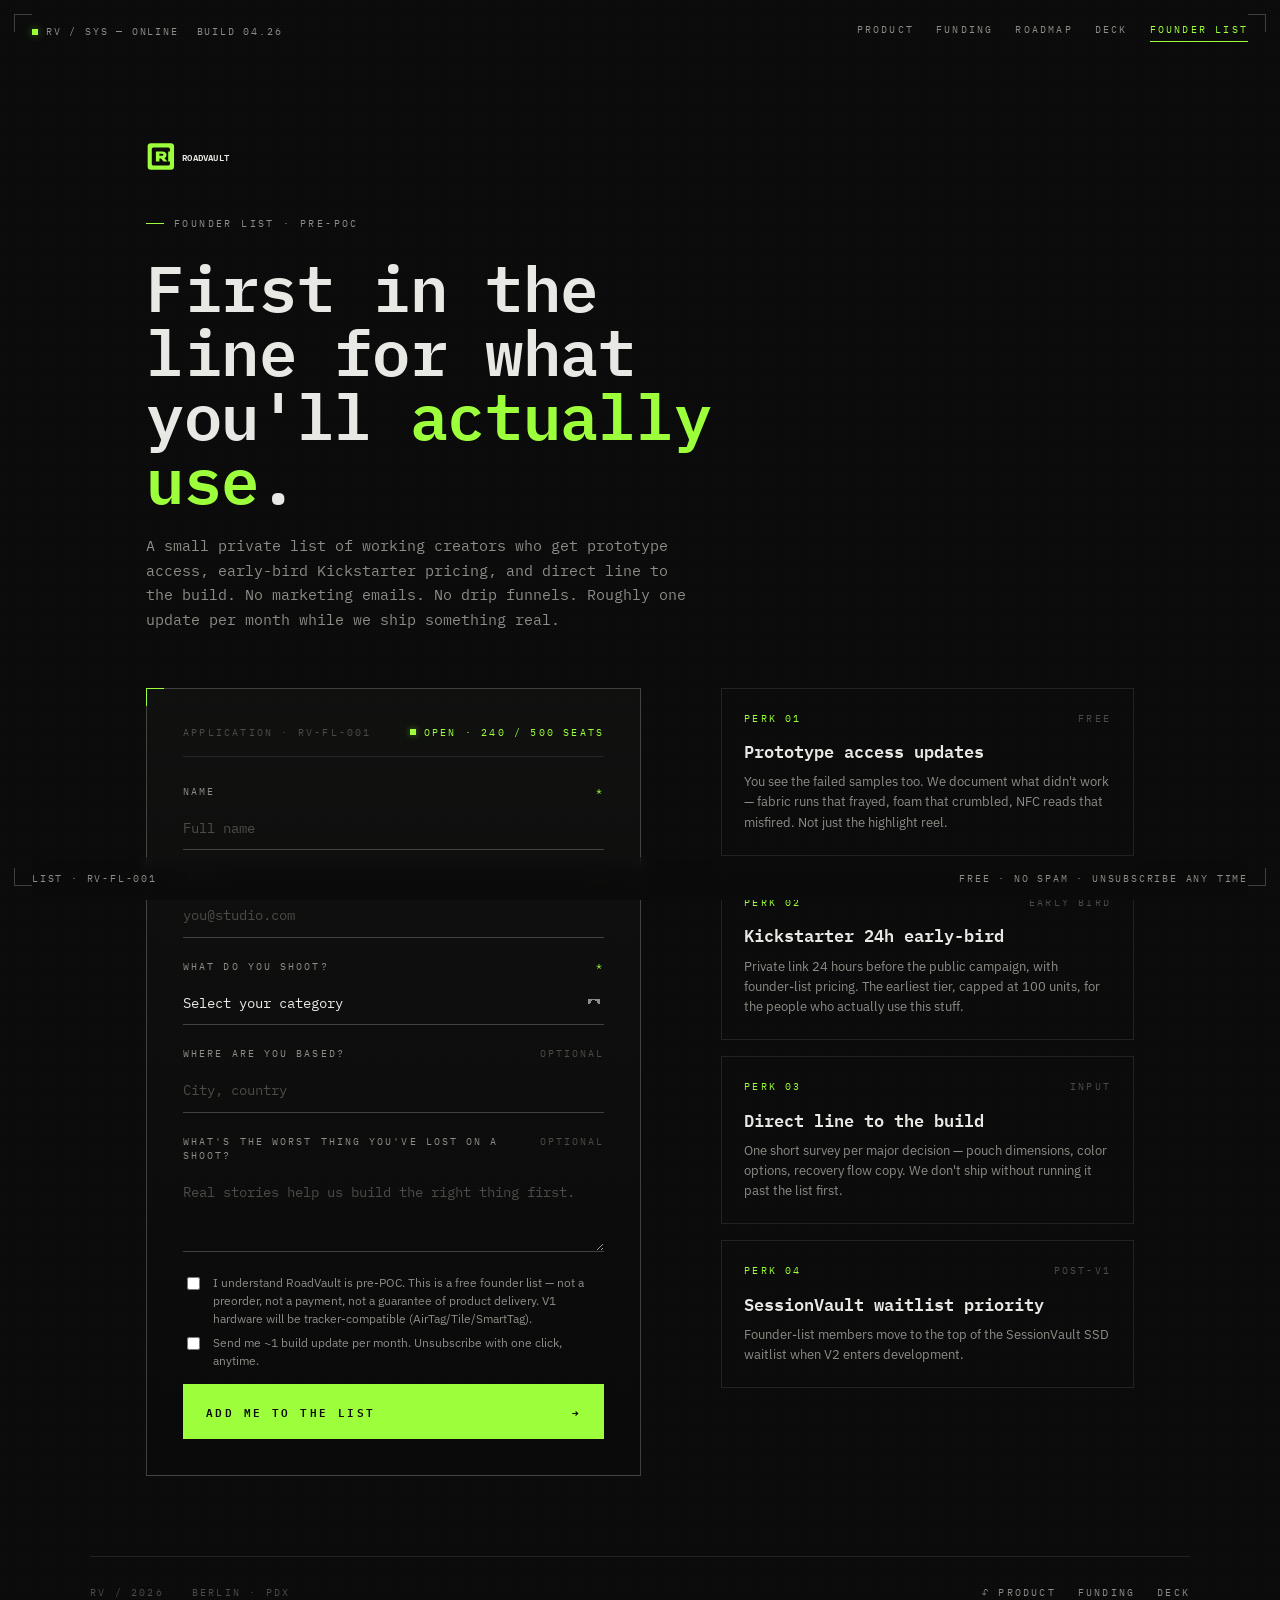
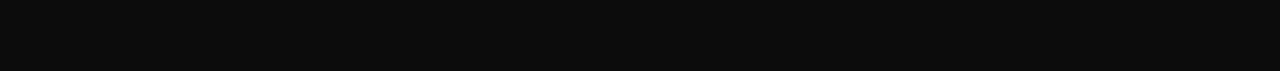
<file: Founder List.html>
<!doctype html>
<html lang="en">
<head>
<meta charset="utf-8" />
<meta name="viewport" content="width=device-width,initial-scale=1" />
<title>RoadVault — Founder List</title>
<link rel="preconnect" href="https://fonts.googleapis.com">
<link rel="preconnect" href="https://fonts.gstatic.com" crossorigin>
<link href="https://fonts.googleapis.com/css2?family=IBM+Plex+Mono:wght@300;400;500;600;700&family=IBM+Plex+Sans:wght@400;500;600&display=swap" rel="stylesheet">
<script defer src="page-loader.js"></script>
<style>
:root {
  --bg: #0a0b0a;
  --bg-2: #111312;
  --ink: #e8e9e4;
  --ink-dim: #8b8d86;
  --ink-faint: #4a4c47;
  --hair: rgba(232,233,228,0.10);
  --hair-strong: rgba(232,233,228,0.24);
  --accent: #9dff3c;
  --accent-glow: rgba(157,255,60,0.45);
  --accent-soft: rgba(157,255,60,0.08);
  --orange: #ff7a3d;
  --olive: #4a513a;
  --mono: 'IBM Plex Mono', ui-monospace, Menlo, monospace;
  --sans: 'IBM Plex Sans', system-ui, sans-serif;
}
*, *::before, *::after { box-sizing: border-box; }
html, body { margin: 0; padding: 0; background: var(--bg); color: var(--ink);
  font-family: var(--mono); font-size: 14px; line-height: 1.55; -webkit-font-smoothing: antialiased;
  background-image: radial-gradient(rgba(232,233,228,0.018) 1px, transparent 1px); background-size: 3px 3px;
  min-height: 100vh; display: flex; flex-direction: column;
}
a { color: inherit; text-decoration: none; }
button { font: inherit; color: inherit; background: none; border: 0; padding: 0; cursor: pointer; }

/* ============ HUD ============ */
.hud { position: fixed; inset: 0; pointer-events: none; z-index: 60; }
.hud .corner { position:absolute; width:18px; height:18px; border:1px solid var(--hair-strong); }
.hud .corner.tl { top:14px; left:14px; border-right:0; border-bottom:0; }
.hud .corner.tr { top:14px; right:14px; border-left:0; border-bottom:0; }
.hud .corner.bl { bottom:14px; left:14px; border-right:0; border-top:0; }
.hud .corner.br { bottom:14px; right:14px; border-left:0; border-top:0; }
.hud-bar {
  position:absolute; left:32px; right:32px;
  display:flex; justify-content:space-between; align-items:center;
  font-size:10px; letter-spacing:0.18em; text-transform:uppercase; color: var(--ink-dim);
  pointer-events: auto;
}
.hud-bar.top { top: 22px; }
.hud-bar.bot {
  bottom: 0; padding: 14px 0;
  pointer-events: none;
  background: linear-gradient(180deg, rgba(10,11,10,0) 0%, rgba(10,11,10,0.92) 40%, rgba(10,11,10,0.96) 100%);
  backdrop-filter: blur(6px);
}
.hud-bar .dot {
  display:inline-block; width:6px; height:6px; background: var(--accent);
  margin-right:8px; vertical-align:middle; box-shadow: 0 0 8px var(--accent-glow);
  animation: dot-pulse 2s infinite;
}
@keyframes dot-pulse { 0%,100%{opacity:1} 50%{opacity:0.35} }
.nav-top { display:flex; gap: 22px; }
.nav-top a {
  font-size:10px; letter-spacing:0.22em; text-transform:uppercase; color: var(--ink-dim);
  padding-bottom:3px; border-bottom:1px solid transparent; transition: color .2s, border-color .2s;
  white-space: nowrap;
}
.nav-top a:hover { color: var(--ink); }
.nav-top a.is-active { color: var(--accent); border-bottom-color: var(--accent); }
@media (max-width: 900px) {
  .hud-bar {
    left: 14px;
    right: 14px;
    font-size: 9px;
  }
  .hud-bar.top {
    display: grid;
    grid-template-columns: 1fr;
    align-items: start;
    gap: 12px;
  }
  .hud-bar.top > div:first-child {
    width: 100%;
    justify-content: space-between;
    gap: 10px;
    flex-wrap: wrap;
  }
  .nav-top {
    display: grid;
    grid-template-columns: repeat(3, minmax(0, 1fr));
    gap: 10px 14px;
    width: 100%;
  }
  .nav-top a {
    font-size: 9px;
    letter-spacing: 0.16em;
    line-height: 1.3;
    white-space: normal;
  }
}
@media (max-width: 540px) {
  .nav-top {
    grid-template-columns: repeat(2, minmax(0, 1fr));
  }
}

/* ============ MAIN ============ */
.wrap { max-width: 1100px; margin: 0 auto; padding: 0 56px; width: 100%; }
@media (max-width: 720px) { .wrap { padding: 0 20px; } }

main { flex: 1; display: flex; align-items: center; padding: 140px 0 80px; }
.eyebrow {
  display:inline-flex; align-items:center; gap:10px;
  font-size:10px; letter-spacing:0.24em; text-transform:uppercase; color: var(--ink-dim);
  margin-bottom: 24px;
}
.eyebrow::before { content:""; width:18px; height:1px; background: var(--accent); }

h1 { font-family: var(--mono); margin: 0; font-weight: 600; font-size: clamp(36px, 5vw, 72px); line-height: 1.0; max-width: 16ch; letter-spacing: -0.005em; }
h1 .accent { color: var(--accent); }
.lede { color: var(--ink-dim); font-size: clamp(14px, 1.2vw, 16px); margin-top: 22px; max-width: 60ch; line-height: 1.6; }

.layout {
  display: grid; grid-template-columns: 1.2fr 1fr; gap: 80px; align-items: start; margin-top: 56px;
}
@media (max-width: 900px) { .layout { grid-template-columns: 1fr; gap: 40px; } }

/* form */
.form-card {
  border: 1px solid var(--hair-strong);
  background: linear-gradient(180deg, rgba(20,22,19,0.6), rgba(8,9,8,0.6));
  padding: 36px;
  position: relative;
}
.form-card .corner-mark {
  position: absolute; top: -1px; left: -1px;
  width: 18px; height: 18px;
  border: 1px solid var(--accent); border-right: 0; border-bottom: 0;
}
.form-head {
  display: flex; justify-content: space-between; align-items: center;
  font-size: 10px; letter-spacing: 0.22em; text-transform: uppercase;
  color: var(--ink-faint);
  padding-bottom: 16px;
  border-bottom: 1px solid var(--hair);
  margin-bottom: 28px;
}
.form-head .live { color: var(--accent); display: flex; align-items: center; gap: 8px; }
.form-head .live::before { content:""; width:6px; height:6px; background: var(--accent); box-shadow: 0 0 6px var(--accent-glow); }

.field { display: flex; flex-direction: column; gap: 8px; margin-bottom: 22px; }
.field label {
  font-size: 9.5px; letter-spacing: 0.22em; text-transform: uppercase; color: var(--ink-dim);
  display: flex; justify-content: space-between;
}
.field label .req { color: var(--accent); }
.field input, .field select, .field textarea {
  font: inherit; font-family: var(--mono); font-size: 14px;
  background: transparent; color: var(--ink);
  border: 0; border-bottom: 1px solid var(--hair-strong);
  padding: 10px 0; outline: none;
  transition: border-color .2s;
}
.field input:focus, .field select:focus, .field textarea:focus { border-bottom-color: var(--accent); }
.field input::placeholder, .field textarea::placeholder { color: var(--ink-faint); }
.field select { appearance: none; cursor: pointer; padding-right: 28px;
  background-image: linear-gradient(45deg, transparent 50%, var(--ink-dim) 50%), linear-gradient(-45deg, transparent 50%, var(--ink-dim) 50%);
  background-position: right 4px top 16px, right 10px top 16px; background-size: 6px 6px; background-repeat: no-repeat; }
.field select option { background: var(--bg-2); color: var(--ink); }
.field textarea { resize: vertical; min-height: 80px; }

.checkrow { display: flex; gap: 10px; align-items: flex-start; font-family: var(--sans); font-size: 12px; color: var(--ink-dim); margin-top: 6px; line-height: 1.5; }
.checkrow input { accent-color: var(--accent); margin-top: 3px; }

.submit {
  display: flex; align-items: center; justify-content: space-between;
  width: 100%; padding: 18px 22px; margin-top: 14px;
  background: var(--accent); color: #0a0b0a;
  border: 1px solid var(--accent);
  font-size: 11px; letter-spacing: 0.22em; text-transform: uppercase; font-weight: 600;
  transition: background 0.2s, color 0.2s;
}
.submit:hover { background: transparent; color: var(--accent); }
.submit:disabled { opacity: 0.5; cursor: not-allowed; }

.success {
  display: none;
  border: 1px solid var(--accent);
  background: var(--accent-soft);
  padding: 28px;
  margin-top: 20px;
}
.success.is-on { display: block; }
.success h3 { margin: 0; font-family: var(--mono); font-size: 18px; color: var(--accent); }
.success p { margin: 12px 0 0; font-family: var(--sans); font-size: 13px; color: var(--ink); line-height: 1.55; }
.success .id { font-family: var(--mono); font-size: 11px; letter-spacing: 0.18em; color: var(--ink-dim); margin-top: 14px; }

/* perks side */
.perks .perk-card {
  border: 1px solid var(--hair);
  padding: 22px;
  margin-bottom: 16px;
  position: relative;
  transition: border-color .2s;
}
.perks .perk-card:hover { border-color: var(--accent-soft); }
.perks .perk-card .h {
  display:flex; justify-content: space-between; align-items: baseline;
  font-size: 10px; letter-spacing: 0.22em; text-transform: uppercase; color: var(--ink-faint);
  margin-bottom: 12px;
}
.perks .perk-card .h .n { color: var(--accent); }
.perks .perk-card h3 { font-family: var(--mono); margin: 0; font-size: 17px; font-weight: 600; }
.perks .perk-card p { font-family: var(--sans); font-size: 13px; color: var(--ink-dim); margin: 8px 0 0; line-height: 1.55; }

.foot {
  padding: 28px 0 70px;
  border-top: 1px solid var(--hair);
  font-size: 10px; letter-spacing: 0.22em; text-transform: uppercase; color: var(--ink-faint);
  display: flex; justify-content: space-between; align-items: center;
}
.foot a { color: var(--ink-dim); }
.foot a:hover { color: var(--accent); }

.logo { width: 132px; height: auto; display: block; margin-bottom: 36px; }
.logo .signal { fill: var(--accent); }
.logo .stroke  { fill: #0a0b0a; }
.logo .ink     { fill: var(--accent); }
.logo .wordmark { fill: var(--ink); font-family: var(--mono); font-size: 22px; font-weight: 600; letter-spacing: 0.02em; }
</style>
</head>
<body>

<div class="hud" aria-hidden="true">
  <span class="corner tl"></span><span class="corner tr"></span>
  <span class="corner bl"></span><span class="corner br"></span>
  <div class="hud-bar top">
    <div style="display:flex; align-items:center; gap:18px;">
      <span><i class="dot"></i>RV / SYS — ONLINE</span>
      <span>BUILD 04.26</span>
    </div>
    <nav class="nav-top">
      <a href="Roadvault Explorer.html">PRODUCT</a>
      <a href="Funding Brief.html">FUNDING</a>
      <a href="Roadmap.html">ROADMAP</a>
      <a href="Deck.html">DECK</a>
      <a href="Founder List.html" class="is-active">FOUNDER LIST</a>
    </nav>
  </div>
  <div class="hud-bar bot">
    <span>LIST · RV-FL-001</span>
    <span>FREE · NO SPAM · UNSUBSCRIBE ANY TIME</span>
  </div>
</div>

<main>
  <div class="wrap">
    <svg class="logo" viewBox="0 0 320 80" role="img" aria-label="RoadVault">
      <rect class="signal" x="4" y="8" width="64" height="64" rx="8"></rect>
      <rect class="stroke" x="14" y="18" width="44" height="44" rx="4"></rect>
      <path class="ink" d="M24 52V28h15.4c6.4 0 10.4 3.5 10.4 8.6 0 3.6-2 6.2-5.1 7.5L52 52h-9.4l-6.1-7h-4V52H24Zm8.5-13.6h6.1c2.2 0 3.4-.8 3.4-2.4s-1.2-2.5-3.4-2.5h-6.1v4.9Zm21.3 13.6V28h8.5v24h-8.5Z"></path>
      <text class="wordmark" x="88" y="50">ROADVAULT</text>
    </svg>

    <div class="eyebrow">Founder list · pre-POC</div>
    <h1>First in the line for what you'll <span class="accent">actually use</span>.</h1>
    <p class="lede">
      A small private list of working creators who get prototype access, early-bird Kickstarter pricing,
      and direct line to the build. No marketing emails. No drip funnels. Roughly one update per month
      while we ship something real.
    </p>

    <div class="layout">
      <!-- FORM -->
      <form class="form-card" id="founderForm" novalidate>
        <span class="corner-mark"></span>
        <div class="form-head">
          <span>Application · RV-FL-001</span>
          <span class="live">Open · 240 / 500 seats</span>
        </div>

        <div class="field">
          <label>Name <span class="req">*</span></label>
          <input type="text" name="name" placeholder="Full name" required>
        </div>
        <div class="field">
          <label>Email <span class="req">*</span></label>
          <input type="email" name="email" placeholder="you@studio.com" required>
        </div>
        <div class="field">
          <label>What do you shoot? <span class="req">*</span></label>
          <select name="role" required>
            <option value="">Select your category</option>
            <option>Solo content / YouTube</option>
            <option>Documentary / journalism</option>
            <option>Music tour / DJ / podcast</option>
            <option>Small production house</option>
            <option>Photographer</option>
            <option>Other</option>
          </select>
        </div>
        <div class="field">
          <label>Where are you based? <span style="color:var(--ink-faint)">optional</span></label>
          <input type="text" name="location" placeholder="City, country">
        </div>
        <div class="field">
          <label>What's the worst thing you've lost on a shoot? <span style="color:var(--ink-faint)">optional</span></label>
          <textarea name="story" placeholder="Real stories help us build the right thing first."></textarea>
        </div>

        <label class="checkrow">
          <input type="checkbox" required>
          <span>I understand RoadVault is pre-POC. This is a free founder list — not a preorder, not a payment, not a guarantee of product delivery. V1 hardware will be tracker-compatible (AirTag/Tile/SmartTag).</span>
        </label>
        <label class="checkrow">
          <input type="checkbox">
          <span>Send me ~1 build update per month. Unsubscribe with one click, anytime.</span>
        </label>

        <button type="submit" class="submit">
          <span>Add me to the list</span><span>→</span>
        </button>

        <div class="success" id="success">
          <h3>You're on the list.</h3>
          <p>You'll get a build update when prototype samples arrive (T+30 from funding close), and a private Kickstarter early-bird link 24 hours before public launch.</p>
          <div class="id">FOUNDER ID · <span id="founderId">RV-FL-0000</span></div>
        </div>
      </form>

      <!-- PERKS -->
      <aside class="perks">
        <div class="perk-card">
          <div class="h"><span class="n">PERK 01</span><span>FREE</span></div>
          <h3>Prototype access updates</h3>
          <p>You see the failed samples too. We document what didn't work — fabric runs that frayed, foam that crumbled, NFC reads that misfired. Not just the highlight reel.</p>
        </div>
        <div class="perk-card">
          <div class="h"><span class="n">PERK 02</span><span>EARLY BIRD</span></div>
          <h3>Kickstarter 24h early-bird</h3>
          <p>Private link 24 hours before the public campaign, with founder-list pricing. The earliest tier, capped at 100 units, for the people who actually use this stuff.</p>
        </div>
        <div class="perk-card">
          <div class="h"><span class="n">PERK 03</span><span>INPUT</span></div>
          <h3>Direct line to the build</h3>
          <p>One short survey per major decision — pouch dimensions, color options, recovery flow copy. We don't ship without running it past the list first.</p>
        </div>
        <div class="perk-card">
          <div class="h"><span class="n">PERK 04</span><span>POST-V1</span></div>
          <h3>SessionVault waitlist priority</h3>
          <p>Founder-list members move to the top of the SessionVault SSD waitlist when V2 enters development.</p>
        </div>
      </aside>
    </div>
  </div>
</main>

<footer class="foot wrap">
  <div style="display:flex; gap: 28px;">
    <span>RV / 2026</span>
    <span>BERLIN · PDX</span>
  </div>
  <div style="display:flex; gap: 22px;">
    <a href="Roadvault Explorer.html">↶ PRODUCT</a>
    <a href="Funding Brief.html">FUNDING</a>
    <a href="Deck.html">DECK</a>
  </div>
</footer>

<script>
const form = document.getElementById('founderForm');
const success = document.getElementById('success');
const founderId = document.getElementById('founderId');
form.addEventListener('submit', (e) => {
  e.preventDefault();
  // basic validation
  const fd = new FormData(form);
  if (!fd.get('name') || !fd.get('email') || !fd.get('role')) {
    alert('Please fill in name, email, and category.');
    return;
  }
  if (!form.querySelector('input[type="checkbox"]').checked) {
    alert('Please confirm the pre-POC disclosure.');
    return;
  }
  // generate a fake founder id
  const id = 'RV-FL-' + String(Math.floor(Math.random() * 9000) + 1000);
  founderId.textContent = id;
  success.classList.add('is-on');
  form.querySelector('.submit').disabled = true;
  form.querySelector('.submit span').textContent = 'Welcome aboard · ' + id;
  // scroll into view
  success.scrollIntoView({ behavior: 'smooth', block: 'nearest' });
});
</script>

</body>
</html>
</file>
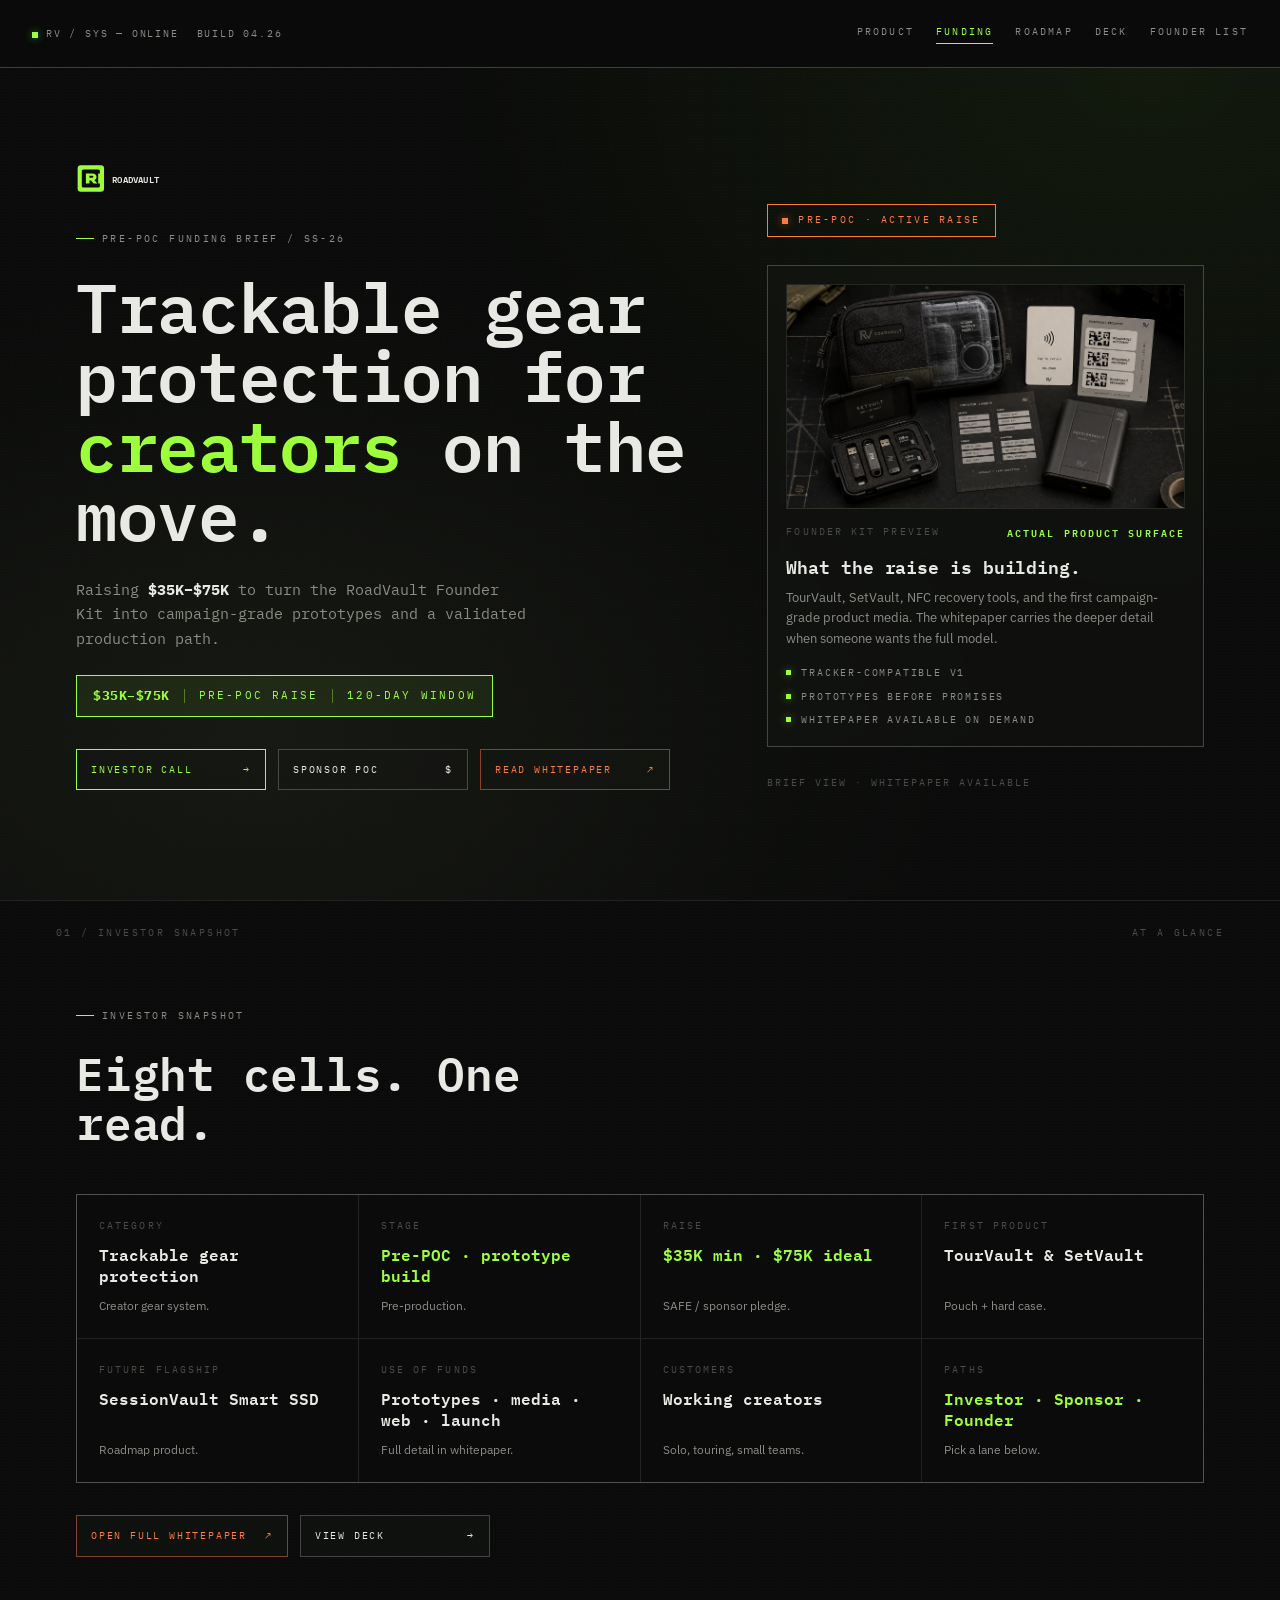
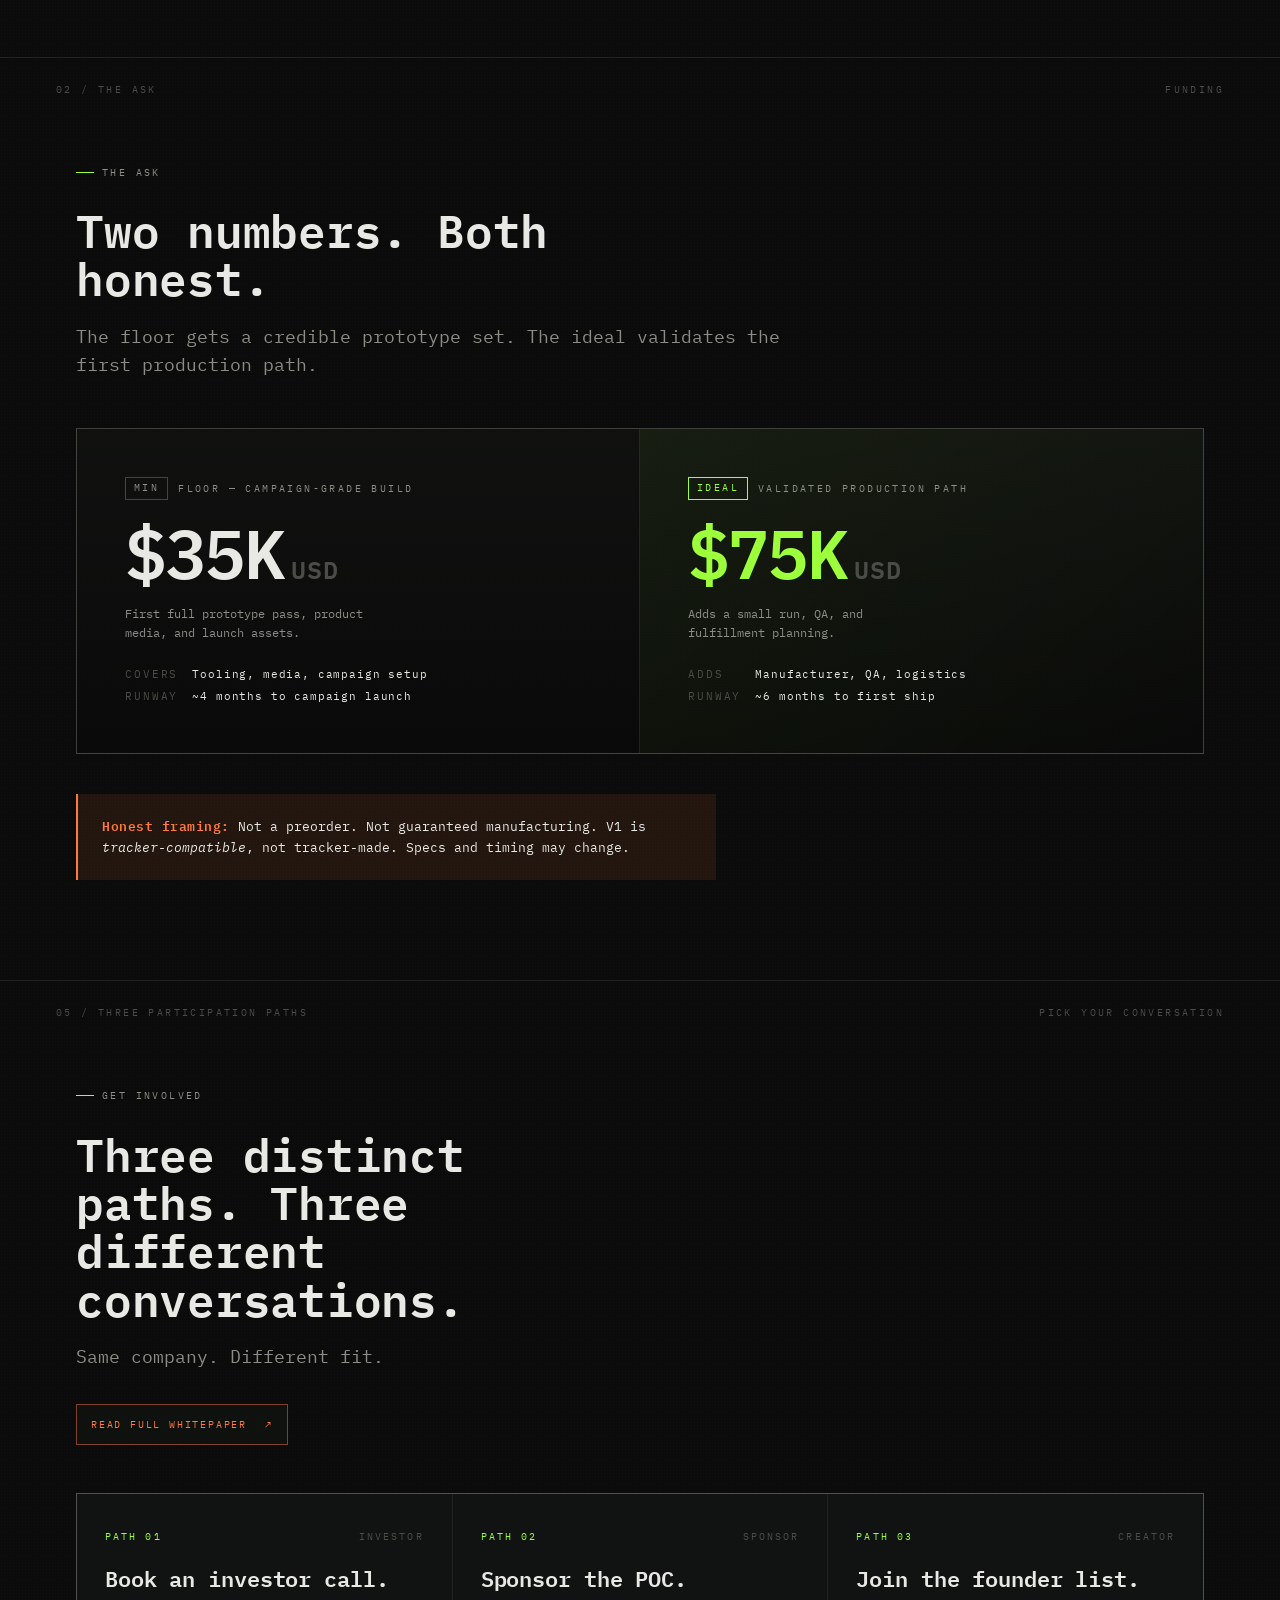
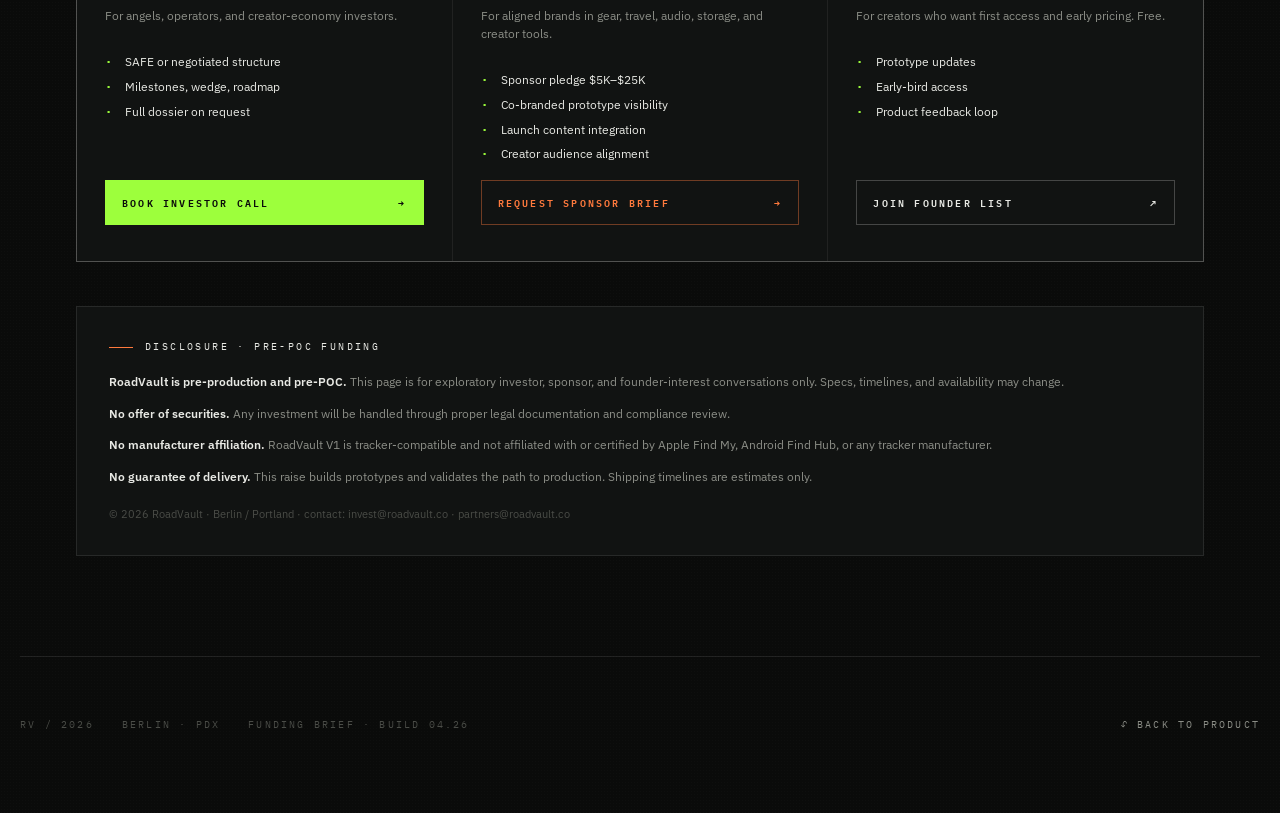
<file: Funding Brief.html>
<!doctype html>
<html lang="en">
<head>
<meta charset="utf-8" />
<meta name="viewport" content="width=device-width,initial-scale=1" />
<title>RoadVault — Funding Brief / Pre-POC</title>
<link rel="preconnect" href="https://fonts.googleapis.com">
<link rel="preconnect" href="https://fonts.gstatic.com" crossorigin>
<link href="https://fonts.googleapis.com/css2?family=IBM+Plex+Mono:wght@300;400;500;600;700&family=IBM+Plex+Sans:wght@400;500;600&display=swap" rel="stylesheet">
<script defer src="page-loader.js"></script>
<style>
:root {
  --bg: #0a0b0a;
  --bg-2: #111312;
  --bg-3: #161816;
  --graphite: #1c1e1b;
  --olive: #4a513a;
  --olive-dim: #2e3329;
  --ink: #e8e9e4;
  --ink-dim: #8b8d86;
  --ink-faint: #4a4c47;
  --hair: rgba(232, 233, 228, 0.10);
  --hair-strong: rgba(232, 233, 228, 0.24);
  --accent: #9dff3c;       /* safety green */
  --accent-glow: rgba(157, 255, 60, 0.45);
  --accent-soft: rgba(157, 255, 60, 0.08);
  --orange: #ff7a3d;       /* safety orange */
  --orange-soft: rgba(255, 122, 61, 0.10);
  --mono: 'IBM Plex Mono', ui-monospace, SFMono-Regular, Menlo, monospace;
  --sans: 'IBM Plex Sans', system-ui, -apple-system, sans-serif;
}

*, *::before, *::after { box-sizing: border-box; }
html, body { margin: 0; padding: 0; }
body {
  background: var(--bg);
  color: var(--ink);
  font-family: var(--mono);
  font-size: 14px;
  line-height: 1.55;
  -webkit-font-smoothing: antialiased;
  overflow-x: hidden;
  /* faint paper grain */
  background-image:
    radial-gradient(rgba(232,233,228,0.018) 1px, transparent 1px);
  background-size: 3px 3px;
}
a { color: inherit; text-decoration: none; }
button { font: inherit; color: inherit; background: none; border: 0; padding: 0; cursor: pointer; }

/* ============ TOP HUD / NAV ============ */
.hud { position: fixed; inset: 0; pointer-events: none; z-index: 60; }
.hud .corner { position:absolute; width:18px; height:18px; border:1px solid var(--hair-strong); }
.hud .corner.tl { top:14px; left:14px; border-right:0; border-bottom:0; }
.hud .corner.tr { top:14px; right:14px; border-left:0; border-bottom:0; }
.hud .corner.bl { bottom:14px; left:14px; border-right:0; border-top:0; }
.hud .corner.br { bottom:14px; right:14px; border-left:0; border-top:0; }
.hud-bar {
  position:absolute; left:32px; right:32px;
  display:flex; justify-content:space-between; align-items:center;
  font-size:10px; letter-spacing:0.18em; text-transform:uppercase;
  color: var(--ink-dim);
  pointer-events: auto;
}
.hud-bar.top { top: 22px; }
.hud-bar.bot {
  bottom: 0; padding: 14px 0;
  pointer-events:none;
  background: linear-gradient(180deg, rgba(10,11,10,0) 0%, rgba(10,11,10,0.92) 40%, rgba(10,11,10,0.96) 100%);
  backdrop-filter: blur(6px);
}
.hud-bar .dot {
  display:inline-block; width:6px; height:6px;
  background: var(--accent); margin-right:8px; vertical-align:middle;
  box-shadow: 0 0 8px var(--accent-glow);
  animation: dot-pulse 2s infinite;
}
@keyframes dot-pulse { 0%,100%{opacity:1} 50%{opacity:0.35} }

.nav-top { display:flex; gap:22px; }
.nav-top a {
  font-size:10px; letter-spacing:0.22em; text-transform:uppercase;
  color: var(--ink-dim);
  padding-bottom:3px; border-bottom:1px solid transparent;
  transition: color .2s, border-color .2s;
  white-space: nowrap;
}
.nav-top a:hover { color: var(--ink); }
.nav-top a.is-active { color: var(--accent); border-bottom-color: var(--accent); }

@media (max-width: 760px) {
  .hud-bar { left:14px; right:14px; font-size:9px; }
  .hud-bar.top { flex-wrap: wrap; gap:10px; }
  .nav-top { gap:14px; }
}

/* ============ SHELL ============ */
.wrap { max-width: 1240px; margin: 0 auto; padding: 0 56px; }
@media (max-width: 760px) { .wrap { padding: 0 20px; } }

/* spacing rhythm */
section { padding: 100px 0; border-top: 1px solid var(--hair); position: relative; }
section:first-of-type { border-top: 0; }
section .sec-num {
  position:absolute; top: 36px; left: 56px;
  font-size: 10px; letter-spacing: 0.24em; color: var(--ink-faint); text-transform: uppercase;
}
section .sec-meta {
  position:absolute; top: 36px; right: 56px;
  font-size: 10px; letter-spacing: 0.24em; color: var(--ink-faint); text-transform: uppercase;
}
@media (max-width: 760px) {
  section { padding: 64px 0; }
  section .sec-num { left: 20px; top: 22px; }
  section .sec-meta { right: 20px; top: 22px; }
}

.eyebrow {
  display:inline-flex; align-items:center; gap:8px;
  font-size:10px; letter-spacing:0.24em; text-transform:uppercase;
  color: var(--ink-dim);
  margin-bottom: 26px;
}
.eyebrow::before {
  content:""; width:18px; height:1px; background: var(--accent);
}

h1, h2, h3 { font-family: var(--mono); margin: 0; font-weight: 600; letter-spacing: -0.005em; }
h1 { font-size: clamp(36px, 5.4vw, 84px); line-height: 1.0; }
h2 { font-size: clamp(28px, 3.6vw, 48px); line-height: 1.05; }
h3 { font-size: clamp(16px, 1.6vw, 22px); line-height: 1.2; }
p { margin: 0; }

.lede { font-size: clamp(15px, 1.4vw, 18px); color: var(--ink-dim); max-width: 64ch; line-height: 1.6; }

/* ============ HERO ============ */
.hero {
  min-height: 100vh;
  padding: 140px 0 100px;
  display: flex; align-items: center;
  position: relative;
  overflow: hidden;
}
.hero::before {
  /* subtle olive vignette */
  content:"";
  position:absolute; inset:0;
  background:
    radial-gradient(ellipse at 20% 80%, rgba(74,81,58,0.20), transparent 50%),
    radial-gradient(ellipse at 90% 0%, rgba(157,255,60,0.06), transparent 45%);
  pointer-events:none;
}
.hero-grid {
  display: grid;
  grid-template-columns: 1.4fr 1fr;
  gap: 80px;
  align-items: end;
  position: relative;
  z-index: 1;
}
.hero h1 { font-weight: 600; }
.hero h1 .strike { color: var(--ink-faint); text-decoration: line-through; text-decoration-thickness: 2px; }
.hero h1 .accent { color: var(--accent); }
.hero h1 .orange { color: var(--orange); }
.hero .tagline {
  margin-top: 28px;
  color: var(--ink-dim);
  font-size: clamp(14px, 1.2vw, 16px);
  max-width: 50ch;
  line-height: 1.6;
}
.hero-side {
  display: flex; flex-direction: column; gap: 28px;
  font-size: 11px;
}
.hero-product-panel {
  border: 1px solid var(--hair-strong);
  background: rgba(20,22,19,0.55);
  backdrop-filter: blur(6px);
  padding: 18px;
  display: flex;
  flex-direction: column;
  gap: 16px;
}
.hero-product-frame {
  position: relative;
  border: 1px solid var(--hair);
  background:
    radial-gradient(ellipse at 22% 18%, rgba(157,255,60,0.08), transparent 48%),
    linear-gradient(180deg, rgba(10,11,10,0.12), rgba(10,11,10,0.3));
  overflow: hidden;
}
.hero-product-frame img {
  display: block;
  width: 100%;
  height: auto;
  object-fit: cover;
}
.hero-product-meta {
  display: flex;
  justify-content: space-between;
  gap: 12px;
  font-size: 9.5px;
  letter-spacing: 0.22em;
  text-transform: uppercase;
  color: var(--ink-faint);
}
.hero-product-meta strong {
  color: var(--accent);
  font-weight: 600;
}
.hero-product-copy h3 {
  font-size: 18px;
  margin-bottom: 10px;
}
.hero-product-copy p {
  font-family: var(--sans);
  font-size: 13px;
  color: var(--ink-dim);
  line-height: 1.58;
}
.hero-mini-list {
  list-style: none;
  margin: 0;
  padding: 0;
  display: flex;
  flex-direction: column;
  gap: 8px;
}
.hero-mini-list li {
  display: flex;
  align-items: center;
  gap: 10px;
  font-size: 10px;
  letter-spacing: 0.18em;
  text-transform: uppercase;
  color: var(--ink-dim);
}
.hero-mini-list li::before {
  content: "";
  width: 5px;
  height: 5px;
  background: var(--accent);
  box-shadow: 0 0 8px var(--accent-glow);
}
.hero-note {
  font-size: 10px;
  letter-spacing: 0.2em;
  text-transform: uppercase;
  color: var(--ink-faint);
}
.hero-side .doc-card {
  border: 1px solid var(--hair-strong);
  background: rgba(20,22,19,0.55);
  backdrop-filter: blur(6px);
  padding: 22px;
}
.hero-side .doc-card h4 {
  margin: 0 0 16px;
  font-size: 9.5px; letter-spacing: 0.24em; text-transform: uppercase;
  color: var(--ink-faint);
  display: flex; justify-content: space-between;
}
.hero-side .doc-card h4::after {
  content: "DOSSIER"; color: var(--accent);
}
.hero-side .doc-card .row { display: flex; justify-content: space-between; padding: 8px 0; border-top: 1px solid var(--hair); font-size: 11px; }
.hero-side .doc-card .row:first-of-type { border-top: 0; }
.hero-side .doc-card .row span:first-child { color: var(--ink-dim); letter-spacing: 0.14em; text-transform: uppercase; font-size: 9.5px; }
.hero-side .doc-card .row span:last-child { color: var(--ink); }
.hero-side .stamp {
  display: inline-flex; align-items: center; gap: 10px;
  border: 1px solid var(--orange); color: var(--orange);
  padding: 8px 14px;
  font-size: 9.5px; letter-spacing: 0.24em; text-transform: uppercase;
  align-self: flex-start;
}
.hero-side .stamp::before {
  content: ""; width: 6px; height: 6px; background: var(--orange);
  box-shadow: 0 0 8px rgba(255,122,61,0.55);
}

@media (max-width: 900px) {
  .hero { min-height: auto; padding: 120px 0 60px; }
  .hero-grid { grid-template-columns: 1fr; gap: 40px; }
}

/* ============ ASK ============ */
.ask-wrap {
  display: grid;
  grid-template-columns: 1fr 1fr;
  gap: 0;
  border: 1px solid var(--hair-strong);
  background: linear-gradient(180deg, rgba(20,22,19,0.6), rgba(8,9,8,0.6));
}
.ask-tile {
  padding: 48px;
  border-right: 1px solid var(--hair);
  position: relative;
}
.ask-tile:last-child { border-right: 0; }
.ask-tile.ideal {
  background: linear-gradient(135deg, rgba(157,255,60,0.05), rgba(157,255,60,0.0));
}
.ask-tile .label {
  font-size: 10px; letter-spacing: 0.24em; text-transform: uppercase;
  color: var(--ink-dim);
  margin-bottom: 18px;
  display:flex; align-items:center; gap:10px;
}
.ask-tile .label .pill {
  border: 1px solid var(--hair-strong);
  padding: 3px 8px; font-size: 9.5px;
}
.ask-tile.ideal .label .pill { border-color: var(--accent); color: var(--accent); }
.ask-tile .num {
  font-size: clamp(48px, 5.4vw, 88px);
  line-height: 1;
  font-weight: 600;
  letter-spacing: -0.02em;
}
.ask-tile.ideal .num { color: var(--accent); }
.ask-tile .num small {
  font-size: 0.36em; color: var(--ink-faint); letter-spacing: 0.04em;
  margin-left: 8px;
}
.ask-tile .desc {
  margin-top: 18px;
  font-size: 12px; line-height: 1.55; color: var(--ink-dim);
  max-width: 36ch;
}
.ask-tile .runway {
  margin-top: 24px;
  display: grid; grid-template-columns: auto 1fr; gap: 6px 14px;
  font-size: 10.5px; letter-spacing: 0.08em;
}
.ask-tile .runway .k { color: var(--ink-faint); text-transform: uppercase; letter-spacing: 0.18em; }

.ask-honest {
  margin-top: 40px;
  padding: 22px 24px;
  border-left: 2px solid var(--orange);
  background: var(--orange-soft);
  color: var(--ink);
  font-size: 13px; line-height: 1.6;
  max-width: 80ch;
}
.ask-honest strong { color: var(--orange); letter-spacing: 0.04em; font-weight: 600; }

@media (max-width: 760px) {
  .ask-wrap { grid-template-columns: 1fr; }
  .ask-tile { border-right: 0; border-bottom: 1px solid var(--hair); padding: 32px; }
  .ask-tile:last-child { border-bottom: 0; }
}

/* ============ TWO-COL CONTENT ============ */
.two-col {
  display: grid;
  grid-template-columns: 0.9fr 1.4fr;
  gap: 80px;
  align-items: start;
}
.two-col h2 { max-width: 12ch; }
.two-col .sub-lede {
  margin-top: 14px;
  color: var(--ink-dim);
  font-size: 12px;
  max-width: 32ch;
  letter-spacing: 0.04em;
  line-height: 1.6;
}
@media (max-width: 900px) {
  .two-col { grid-template-columns: 1fr; gap: 36px; }
}

/* ============ PROBLEM ============ */
.prob-list { list-style: none; margin: 0; padding: 0; }
.prob-list li {
  display: grid;
  grid-template-columns: 56px 1fr auto;
  gap: 24px;
  padding: 22px 0;
  border-top: 1px solid var(--hair);
  align-items: baseline;
}
.prob-list li:last-child { border-bottom: 1px solid var(--hair); }
.prob-list .k { color: var(--accent); font-size: 10px; letter-spacing: 0.18em; }
.prob-list .body { font-family: var(--sans); font-size: 16px; line-height: 1.55; color: var(--ink); }
.prob-list .body strong { color: var(--orange); font-weight: 500; }
.prob-list .stat { color: var(--ink-dim); font-size: 11px; letter-spacing: 0.16em; text-transform: uppercase; }

/* ============ CUSTOMER ============ */
.cust-grid {
  display: grid;
  grid-template-columns: repeat(3, 1fr);
  gap: 1px;
  background: var(--hair);
  border: 1px solid var(--hair);
}
.cust-tile {
  background: var(--bg);
  padding: 28px 24px;
  display: flex; flex-direction: column; gap: 14px;
  min-height: 240px;
}
.cust-tile .seg {
  font-size: 10px; letter-spacing: 0.22em; text-transform: uppercase;
  color: var(--ink-faint);
  display:flex; justify-content:space-between;
}
.cust-tile .seg .n { color: var(--accent); }
.cust-tile h3 { font-size: 18px; }
.cust-tile p { font-family: var(--sans); font-size: 13px; color: var(--ink-dim); line-height: 1.55; }
.cust-tile .tags { display: flex; flex-wrap: wrap; gap: 6px; margin-top: auto; }
.cust-tile .tag {
  font-size: 9.5px; letter-spacing: 0.16em; text-transform: uppercase;
  border: 1px solid var(--hair-strong);
  padding: 4px 8px;
  color: var(--ink-dim);
}
@media (max-width: 760px) { .cust-grid { grid-template-columns: 1fr; } }

/* ============ ECOSYSTEM ============ */
.eco-grid {
  display: grid;
  grid-template-columns: repeat(4, 1fr);
  gap: 24px;
}
.eco-card {
  border: 1px solid var(--hair);
  padding: 22px;
  position: relative;
  display: flex; flex-direction: column; gap: 12px;
  min-height: 280px;
  background: var(--bg-2);
  transition: border-color .25s, transform .25s;
}
.eco-card:hover { border-color: var(--accent); transform: translateY(-2px); }
.eco-card .corner {
  position: absolute; top: -1px; left: -1px;
  width: 12px; height: 12px;
  border: 1px solid var(--accent);
  border-right: 0; border-bottom: 0;
}
.eco-card .id-line {
  display: flex; justify-content: space-between;
  font-size: 9.5px; letter-spacing: 0.22em; text-transform: uppercase;
  color: var(--ink-faint);
}
.eco-card .id-line .stat-active { color: var(--accent); }
.eco-card .id-line .stat-roadmap { color: var(--orange); }
.eco-card h3 { font-size: 17px; }
.eco-card p { font-family: var(--sans); font-size: 12.5px; color: var(--ink-dim); line-height: 1.5; }
.eco-card .footer-meta {
  margin-top: auto;
  font-size: 9.5px; letter-spacing: 0.16em; text-transform: uppercase;
  color: var(--ink-faint);
  border-top: 1px solid var(--hair);
  padding-top: 12px;
  display: flex; justify-content: space-between;
}
@media (max-width: 1000px) { .eco-grid { grid-template-columns: repeat(2, 1fr); } }
@media (max-width: 540px)  { .eco-grid { grid-template-columns: 1fr; } }

/* ============ WHY NOW ============ */
.why-grid { display: grid; grid-template-columns: repeat(3, 1fr); gap: 0; }
.why-cell {
  padding: 32px 28px 32px 0;
  border-top: 1px solid var(--hair);
  border-right: 1px solid var(--hair);
}
.why-cell:nth-child(3n) { border-right: 0; padding-right: 0; }
.why-cell:nth-child(-n+3) { border-top: 0; padding-top: 0; }
.why-cell .num { color: var(--accent); font-size: 10px; letter-spacing: 0.2em; }
.why-cell h3 { margin-top: 12px; font-size: 17px; max-width: 14ch; }
.why-cell p { font-family: var(--sans); font-size: 13px; color: var(--ink-dim); margin-top: 12px; line-height: 1.55; }
@media (max-width: 800px) {
  .why-grid { grid-template-columns: 1fr; }
  .why-cell { border-right: 0 !important; padding: 28px 0; border-top: 1px solid var(--hair); }
  .why-cell:nth-child(-n+3) { padding-top: 28px; }
  .why-cell:first-child { border-top: 0; padding-top: 0; }
}

/* ============ COMPETITIVE WEDGE ============ */
.wedge-table {
  width: 100%;
  border-collapse: collapse;
  font-size: 13px;
}
.wedge-table th, .wedge-table td {
  padding: 16px 18px;
  border-bottom: 1px solid var(--hair);
  text-align: left;
  vertical-align: middle;
}
.wedge-table th {
  font-size: 9.5px; letter-spacing: 0.22em; text-transform: uppercase;
  color: var(--ink-faint); font-weight: 500;
  border-bottom: 1px solid var(--hair-strong);
}
.wedge-table tbody tr td:first-child { color: var(--ink); }
.wedge-table .yes { color: var(--accent); }
.wedge-table .no  { color: var(--ink-faint); }
.wedge-table .partial { color: var(--orange); }
.wedge-table tbody tr.us {
  background: linear-gradient(90deg, rgba(157,255,60,0.06), rgba(157,255,60,0.0));
}
.wedge-table tbody tr.us td:first-child { color: var(--accent); font-weight: 600; }
@media (max-width: 720px) {
  .wedge-table th, .wedge-table td { padding: 12px 8px; font-size: 11px; }
}

/* ============ USE OF FUNDS ============ */
.uof {
  display: grid; grid-template-columns: 1.5fr 1fr; gap: 64px; align-items: start;
}
.uof-bars { display: flex; flex-direction: column; gap: 22px; }
.uof-row { font-family: var(--mono); }
.uof-row .head {
  display: flex; justify-content: space-between; align-items: baseline;
  margin-bottom: 8px;
}
.uof-row .label { font-size: 13px; color: var(--ink); }
.uof-row .pct { font-size: 13px; color: var(--accent); }
.uof-row .bar {
  height: 8px;
  background: var(--graphite);
  border: 1px solid var(--hair);
  position: relative;
  overflow: hidden;
}
.uof-row .bar-fill {
  height: 100%;
  background: var(--accent);
  width: 0;
  transition: width 1.4s cubic-bezier(.2,.8,.2,1);
  box-shadow: 0 0 14px var(--accent-glow);
}
.uof-row .desc { font-family: var(--sans); font-size: 12px; color: var(--ink-dim); margin-top: 6px; }

.uof-summary {
  border: 1px solid var(--hair-strong);
  padding: 28px;
  background: var(--bg-2);
  display: flex; flex-direction: column; gap: 18px;
  position: sticky; top: 80px;
}
.uof-summary .label { font-size: 10px; letter-spacing: 0.22em; text-transform: uppercase; color: var(--ink-faint); }
.uof-summary .total { font-size: 36px; font-weight: 600; letter-spacing: -0.01em; }
.uof-summary .row { display:flex; justify-content: space-between; padding: 10px 0; border-top: 1px solid var(--hair); font-size: 12px; }
.uof-summary .row:first-of-type { border-top: 0; }
.uof-summary .row span:first-child { color: var(--ink-dim); letter-spacing: 0.1em; font-size: 10.5px; text-transform: uppercase; }
@media (max-width: 900px) { .uof { grid-template-columns: 1fr; gap: 36px; } .uof-summary { position: static; } }

/* ============ MILESTONES ============ */
.timeline {
  position: relative;
  padding-left: 32px;
  border-left: 1px solid var(--hair-strong);
  display: flex; flex-direction: column; gap: 36px;
}
.tl-item { position: relative; }
.tl-item::before {
  content:"";
  position:absolute; left: -38px; top: 4px;
  width: 12px; height: 12px;
  background: var(--bg);
  border: 1px solid var(--accent);
  box-shadow: 0 0 0 3px var(--bg), 0 0 12px var(--accent-glow);
}
.tl-item.future::before { border-color: var(--ink-faint); box-shadow: 0 0 0 3px var(--bg); }
.tl-item .when {
  font-size: 10px; letter-spacing: 0.22em; text-transform: uppercase;
  color: var(--accent);
  display: flex; align-items: center; gap: 10px;
}
.tl-item.future .when { color: var(--ink-dim); }
.tl-item.future .when::after { content:"PLANNED"; color: var(--ink-faint); border: 1px solid var(--hair-strong); padding: 2px 8px; font-size: 9px; }
.tl-item h3 { margin-top: 8px; font-size: 18px; }
.tl-item p { font-family: var(--sans); font-size: 13px; color: var(--ink-dim); margin-top: 8px; line-height: 1.55; max-width: 60ch; }

/* ============ DECK ============ */
.deck-frame {
  border: 1px solid var(--hair-strong);
  background: var(--bg-2);
  position: relative;
  overflow: hidden;
}
.deck-stage {
  position: relative;
  aspect-ratio: 16 / 9;
  background: #050605;
  overflow: hidden;
}
.deck-slide {
  position: absolute; inset: 0;
  display: flex; flex-direction: column; justify-content: space-between;
  padding: 6% 7%;
  opacity: 0;
  pointer-events: none;
  transition: opacity 0.5s ease;
  background: linear-gradient(180deg, #0c0e0c, #060706);
}
.deck-slide.is-on { opacity: 1; pointer-events: auto; }
.deck-slide .top {
  display: flex; justify-content: space-between; align-items: flex-start;
  font-size: clamp(9px, 0.85vw, 11px); letter-spacing: 0.22em; text-transform: uppercase;
  color: var(--ink-faint);
}
.deck-slide .top .lf { color: var(--accent); }
.deck-slide .body { display: flex; flex-direction: column; gap: 1.2em; }
.deck-slide h3 {
  font-size: clamp(20px, 2.6vw, 36px);
  line-height: 1.05;
  max-width: 22ch;
}
.deck-slide .copy {
  font-family: var(--sans);
  font-size: clamp(13px, 1.1vw, 15px);
  color: var(--ink-dim);
  max-width: 56ch;
  line-height: 1.55;
}
.deck-slide .stat-row {
  display: flex; gap: 32px; flex-wrap: wrap;
  margin-top: 12px;
}
.deck-slide .stat-row .stat .v {
  font-size: clamp(20px, 2.4vw, 32px); color: var(--accent); font-weight: 600;
}
.deck-slide .stat-row .stat .l {
  font-size: 9.5px; letter-spacing: 0.18em; color: var(--ink-faint); text-transform: uppercase; margin-top: 4px;
}
.deck-slide ul { padding: 0; margin: 0; list-style: none; display: flex; flex-direction: column; gap: 10px; }
.deck-slide ul li {
  font-family: var(--sans);
  display: grid; grid-template-columns: 22px 1fr; gap: 10px;
  font-size: clamp(13px, 1.1vw, 15px); color: var(--ink); line-height: 1.5;
}
.deck-slide ul li::before { content: "▸"; color: var(--accent); font-family: var(--mono); }
.deck-slide .bot {
  display: flex; justify-content: space-between; align-items: flex-end;
  font-size: clamp(9px, 0.85vw, 11px); letter-spacing: 0.22em; color: var(--ink-faint); text-transform: uppercase;
}

.deck-controls {
  display: flex; align-items: center; justify-content: space-between;
  padding: 14px 18px;
  border-top: 1px solid var(--hair);
  font-size: 10px; letter-spacing: 0.22em; text-transform: uppercase;
}
.deck-controls .arrows { display: flex; gap: 10px; }
.deck-controls button {
  border: 1px solid var(--hair-strong);
  padding: 8px 14px;
  color: var(--ink-dim);
  font-size: 10px; letter-spacing: 0.18em; text-transform: uppercase;
  transition: border-color .2s, color .2s, background .2s;
}
.deck-controls button:hover { border-color: var(--accent); color: var(--accent); }
.deck-controls .scrubber { display: flex; gap: 5px; }
.deck-controls .tick {
  width: 10px; height: 2px; background: var(--ink-faint);
  cursor: pointer; transition: background .2s, width .2s;
}
.deck-controls .tick:hover { background: var(--ink-dim); }
.deck-controls .tick.is-on { background: var(--accent); width: 22px; box-shadow: 0 0 8px var(--accent-glow); }
.deck-controls .counter { color: var(--ink); }
.deck-controls .counter span { color: var(--accent); }

/* ============ CTA ============ */
.cta-block {
  border: 1px solid var(--hair-strong);
  padding: 56px 48px;
  background:
    radial-gradient(ellipse at 80% 30%, rgba(157,255,60,0.08), transparent 60%),
    var(--bg-2);
  display: grid;
  grid-template-columns: 1.2fr 1fr;
  gap: 64px;
  align-items: center;
  position: relative;
  overflow: hidden;
}
.cta-block::before {
  content: ""; position: absolute; inset: 0;
  background-image:
    linear-gradient(rgba(157,255,60,0.04) 1px, transparent 1px),
    linear-gradient(90deg, rgba(157,255,60,0.04) 1px, transparent 1px);
  background-size: 40px 40px;
  mask-image: radial-gradient(ellipse at right, black 0%, transparent 70%);
  pointer-events: none;
}
.cta-block .left { position: relative; z-index: 1; }
.cta-block h2 { font-size: clamp(28px, 3.2vw, 44px); }
.cta-block p { font-family: var(--sans); color: var(--ink-dim); margin-top: 18px; max-width: 50ch; font-size: 14px; line-height: 1.6; }

.cta-actions { display: flex; flex-direction: column; gap: 14px; position: relative; z-index: 1; }
.cta-btn {
  display: flex; align-items: center; justify-content: space-between;
  padding: 20px 22px;
  font-size: 11px; letter-spacing: 0.22em; text-transform: uppercase; font-weight: 600;
  cursor: pointer;
  transition: background 0.2s, color 0.2s, border-color 0.2s;
}
.cta-btn.primary {
  background: var(--accent); color: #0a0b0a; border: 1px solid var(--accent);
}
.cta-btn.primary:hover { background: transparent; color: var(--accent); }
.cta-btn.secondary {
  background: transparent; color: var(--ink-dim); border: 1px solid var(--hair-strong);
}
.cta-btn.secondary:hover { color: var(--accent); border-color: var(--accent); }
.cta-btn.tertiary {
  background: transparent; color: var(--orange); border: 1px solid rgba(255,122,61,0.4);
}
.cta-btn.tertiary:hover { background: var(--orange-soft); border-color: var(--orange); }

@media (max-width: 800px) {
  .cta-block { grid-template-columns: 1fr; padding: 36px 28px; gap: 36px; }
}

/* ============ FOOTER ============ */
.foot {
  padding: 60px 0 80px;
  border-top: 1px solid var(--hair);
  display: flex; justify-content: space-between; align-items: center;
  font-size: 10px; letter-spacing: 0.22em; text-transform: uppercase;
  color: var(--ink-faint);
}
.foot .left { display: flex; gap: 28px; }
@media (max-width: 720px) { .foot { flex-direction: column; gap: 20px; align-items: flex-start; } }

/* logo */
.logo { width: 132px; height: auto; display: block; }
.logo .signal { fill: var(--accent); }
.logo .stroke  { fill: #0a0b0a; }
.logo .ink     { fill: var(--accent); }
.logo .wordmark {
  fill: var(--ink);
  font-family: var(--mono); font-size: 22px; font-weight: 600; letter-spacing: 0.02em;
}

/* fade-in on scroll */
.reveal { opacity: 0; transform: translateY(14px); transition: opacity .8s ease, transform .8s ease; }
.reveal.is-in { opacity: 1; transform: none; }

/* ============ STICKY CTA RAIL ============ */
.cta-rail {
  position: fixed; right: 18px; top: 50%; transform: translateY(-50%);
  display: flex; flex-direction: column; gap: 8px;
  z-index: 55; pointer-events: auto;
}
.cta-rail a {
  display: flex; align-items: center; gap: 10px;
  padding: 12px 14px;
  border: 1px solid var(--hair-strong);
  background: rgba(10,11,10,0.85);
  backdrop-filter: blur(8px);
  font-size: 9.5px; letter-spacing: 0.2em; text-transform: uppercase;
  color: var(--ink-dim);
  white-space: nowrap;
  transition: border-color .2s, color .2s, background .2s, transform .2s;
}
.cta-rail a:hover { border-color: var(--accent); color: var(--accent); transform: translateX(-2px); }
.cta-rail a.primary { border-color: var(--accent); color: var(--accent); background: rgba(157,255,60,0.08); }
.cta-rail a.primary:hover { background: var(--accent); color: #0a0b0a; }
.cta-rail a .ico {
  display: inline-flex; width: 14px; height: 14px;
  align-items: center; justify-content: center;
  border: 1px solid currentColor; font-size: 9px;
  font-weight: 700;
}
@media (max-width: 1100px) { .cta-rail { display: none; } }

/* ============ INVESTOR SNAPSHOT ============ */
.snap-grid {
  display: grid;
  grid-template-columns: repeat(4, 1fr);
  gap: 1px;
  background: var(--hair);
  border: 1px solid var(--hair-strong);
}
.snap-cell {
  background: var(--bg);
  padding: 24px 22px;
  display: flex; flex-direction: column; gap: 10px;
  min-height: 130px;
  position: relative;
}
.snap-cell .k {
  font-size: 9.5px; letter-spacing: 0.22em; text-transform: uppercase;
  color: var(--ink-faint);
}
.snap-cell .v {
  font-family: var(--mono); font-size: 16px; font-weight: 600;
  color: var(--ink); line-height: 1.35;
}
.snap-cell.accent .v { color: var(--accent); }
.snap-cell .sub {
  font-family: var(--sans); font-size: 11.5px; color: var(--ink-dim); line-height: 1.5;
  margin-top: auto;
}
@media (max-width: 900px) { .snap-grid { grid-template-columns: repeat(2, 1fr); } }
@media (max-width: 540px) { .snap-grid { grid-template-columns: 1fr; } }

/* ============ WHAT THE MONEY BUILDS ============ */
.builds-grid {
  display: grid; grid-template-columns: 1fr 1fr; gap: 1px;
  background: var(--hair);
  border: 1px solid var(--hair-strong);
}
.builds-tile { background: var(--bg-2); padding: 36px 32px; display: flex; flex-direction: column; gap: 18px; }
.builds-tile.ideal { background: linear-gradient(135deg, rgba(157,255,60,0.05), rgba(20,22,19,0.6)); }
.builds-tile .h-row { display: flex; justify-content: space-between; align-items: baseline; border-bottom: 1px solid var(--hair); padding-bottom: 14px; }
.builds-tile .label-pill { font-size: 9.5px; letter-spacing: 0.22em; text-transform: uppercase; color: var(--ink-faint); border: 1px solid var(--hair-strong); padding: 4px 8px; }
.builds-tile.ideal .label-pill { color: var(--accent); border-color: var(--accent); }
.builds-tile .amt { font-size: 32px; font-weight: 600; letter-spacing: -0.01em; }
.builds-tile.ideal .amt { color: var(--accent); }
.builds-tile .amt small { font-size: 11px; color: var(--ink-faint); margin-left: 6px; letter-spacing: 0.18em; text-transform: uppercase; }
.builds-tile h4 { margin: 0; font-size: 15px; font-weight: 600; }
.builds-tile ul { list-style: none; padding: 0; margin: 0; display: flex; flex-direction: column; gap: 8px; }
.builds-tile ul li {
  font-family: var(--sans); font-size: 13px; color: var(--ink); line-height: 1.5;
  display: grid; grid-template-columns: 18px 1fr; gap: 8px;
}
.builds-tile ul li::before {
  content: "+"; color: var(--accent); font-family: var(--mono); font-weight: 600; line-height: 1.5;
}
.builds-tile.ideal ul li::before { content: "★"; }
@media (max-width: 800px) { .builds-grid { grid-template-columns: 1fr; } }

/* ============ EXPANDED PATHS / CTA ============ */
.paths-grid { display: grid; grid-template-columns: repeat(3, 1fr); gap: 1px; background: var(--hair); border: 1px solid var(--hair-strong); }
.path-tile { background: var(--bg-2); padding: 36px 28px; display: flex; flex-direction: column; gap: 16px; min-height: 360px; position: relative; transition: background .2s; }
.path-tile:hover { background: var(--bg-3); }
.path-tile .num-row { display: flex; justify-content: space-between; font-size: 9.5px; letter-spacing: 0.22em; text-transform: uppercase; color: var(--ink-faint); }
.path-tile .num-row .num { color: var(--accent); }
.path-tile h3 { font-size: 22px; font-weight: 600; margin: 4px 0 0; }
.path-tile .who { font-family: var(--sans); font-size: 12px; color: var(--ink-dim); line-height: 1.5; }
.path-tile .features { list-style: none; padding: 0; margin: 12px 0 0; display: flex; flex-direction: column; gap: 6px; font-family: var(--sans); font-size: 12px; color: var(--ink); }
.path-tile .features li { display: grid; grid-template-columns: 12px 1fr; gap: 8px; }
.path-tile .features li::before { content: "·"; color: var(--accent); font-family: var(--mono); font-weight: 700; }
.path-tile .path-cta {
  margin-top: auto;
  display: flex; justify-content: space-between; align-items: center;
  padding: 14px 16px;
  font-size: 10px; letter-spacing: 0.22em; text-transform: uppercase; font-weight: 600;
  border: 1px solid var(--hair-strong);
  transition: all .2s;
}
.path-tile.investor .path-cta { background: var(--accent); color: #0a0b0a; border-color: var(--accent); }
.path-tile.investor .path-cta:hover { background: transparent; color: var(--accent); }
.path-tile.sponsor .path-cta { color: var(--orange); border-color: rgba(255,122,61,0.4); }
.path-tile.sponsor .path-cta:hover { background: var(--orange-soft); border-color: var(--orange); }
.path-tile.creator .path-cta { color: var(--ink); border-color: var(--hair-strong); }
.path-tile.creator .path-cta:hover { color: var(--accent); border-color: var(--accent); }
@media (max-width: 900px) { .paths-grid { grid-template-columns: 1fr; } }

/* ============ DOWNLOADS BAR ============ */
.dl-bar {
  margin-top: 36px;
  display: grid; grid-template-columns: 1fr 1fr; gap: 16px;
}
.dl-btn {
  display: flex; align-items: center; justify-content: space-between;
  padding: 22px 24px;
  border: 1px solid var(--hair-strong);
  background: var(--bg-2);
  font-size: 11px; letter-spacing: 0.2em; text-transform: uppercase; font-weight: 600; color: var(--ink);
  transition: border-color .2s, color .2s;
}
.dl-btn:hover { border-color: var(--accent); color: var(--accent); }
.dl-btn .lhs { display: flex; flex-direction: column; gap: 6px; align-items: flex-start; }
.dl-btn .lhs .sub { font-family: var(--sans); font-size: 11px; letter-spacing: 0; text-transform: none; color: var(--ink-dim); font-weight: 400; }
.dl-btn .arrow { font-size: 16px; }
@media (max-width: 700px) { .dl-bar { grid-template-columns: 1fr; } }

/* ============ HERO QUICK-ASK BADGE ============ */
.hero-quick {
  display: inline-flex; align-items: center; gap: 14px;
  margin-top: 24px; padding: 10px 16px;
  border: 1px solid var(--accent); color: var(--accent);
  font-size: 11px; letter-spacing: 0.2em; text-transform: uppercase;
  background: var(--accent-soft);
}
.hero-quick strong { color: var(--accent); font-weight: 700; letter-spacing: 0.04em; font-size: 13px; }
.hero-quick .div { width: 1px; height: 14px; background: rgba(157,255,60,0.4); }

/* ============ LEGAL FOOTER ============ */
.legal-block {
  margin-top: 64px;
  padding: 32px;
  border: 1px solid var(--hair);
  background: var(--bg-2);
  font-family: var(--sans); font-size: 12px; line-height: 1.65; color: var(--ink-dim);
}
.legal-block .title {
  font-family: var(--mono);
  font-size: 10px; letter-spacing: 0.24em; text-transform: uppercase; color: var(--ink);
  margin-bottom: 16px;
  display: flex; align-items: center; gap: 12px;
}
.legal-block .title::before { content:""; width: 24px; height: 1px; background: var(--orange); }
.legal-block p { margin: 0 0 12px; }
.legal-block p:last-child { margin: 0; }
.legal-block strong { color: var(--ink); font-weight: 600; }

/* ============ SIMPLIFIED FUNDING BRIEF ============ */
body.funding-simple .hud {
  position: sticky;
  top: 0;
  height: 68px;
  inset: auto;
  z-index: 80;
  pointer-events: auto;
  border-bottom: 1px solid var(--hair-strong);
  background: rgba(10, 11, 10, 0.96);
  backdrop-filter: blur(12px);
}
body.funding-simple .hud .corner,
body.funding-simple .hud-bar.bot {
  display: none;
}
body.funding-simple .hud-bar {
  position: static;
  height: 68px;
  padding: 0 32px;
}
body.funding-simple .hud-bar.top {
  top: auto;
}
body.funding-simple .cta-rail {
  display: none;
}
body.funding-simple section:nth-of-type(4),
body.funding-simple section:nth-of-type(5),
body.funding-simple section:nth-of-type(6),
body.funding-simple section:nth-of-type(7),
body.funding-simple section:nth-of-type(8),
body.funding-simple section:nth-of-type(9),
body.funding-simple section:nth-of-type(10),
body.funding-simple section:nth-of-type(11),
body.funding-simple section:nth-of-type(12) {
  display: none;
}
body.funding-simple .hero {
  min-height: calc(100vh - 68px);
  padding-top: 84px;
}
body.funding-simple section {
  scroll-margin-top: 90px;
}
body.funding-simple section .sec-num,
body.funding-simple section .sec-meta {
  top: 24px;
}
body.funding-simple .brief-actions {
  display: flex;
  flex-wrap: wrap;
  gap: 12px;
  margin-top: 32px;
}
body.funding-simple .brief-actions a {
  display: inline-flex;
  align-items: center;
  justify-content: space-between;
  gap: 18px;
  min-width: 190px;
  border: 1px solid var(--hair-strong);
  padding: 12px 14px;
  font-size: 10px;
  letter-spacing: 0.18em;
  text-transform: uppercase;
  color: var(--ink);
  background: rgba(20,22,19,0.55);
}
body.funding-simple .brief-actions a.primary {
  border-color: var(--accent);
  color: var(--accent);
}
body.funding-simple .brief-actions a.whitepaper {
  border-color: rgba(255,122,61,0.48);
  color: var(--orange);
}
body.funding-simple .brief-actions a:hover {
  background: rgba(157,255,60,0.08);
  border-color: var(--accent);
  color: var(--accent);
}
body.funding-simple .snap-grid {
  grid-template-columns: repeat(4, 1fr);
}
body.funding-simple .legal-block {
  margin-top: 44px;
}
@media (max-width: 900px) {
  body.funding-simple .hud {
    height: auto;
  }
  body.funding-simple .hud-bar {
    min-height: 68px;
    height: auto;
    padding: 14px 20px;
    gap: 12px;
  }
  body.funding-simple .hud-bar.top {
    display: grid;
    grid-template-columns: 1fr;
    align-items: start;
  }
  body.funding-simple .hud-bar.top > div:first-child {
    width: 100%;
    justify-content: space-between;
    gap: 10px;
    flex-wrap: wrap;
  }
  body.funding-simple .nav-top {
    display: grid;
    grid-template-columns: repeat(3, minmax(0, 1fr));
    gap: 10px 14px;
    width: 100%;
    padding-bottom: 4px;
  }
  body.funding-simple .nav-top a {
    font-size: 9px;
    letter-spacing: 0.16em;
    line-height: 1.3;
    white-space: normal;
  }
  body.funding-simple .snap-grid {
    grid-template-columns: repeat(2, 1fr);
  }
}
@media (max-width: 540px) {
  body.funding-simple .nav-top {
    grid-template-columns: repeat(2, minmax(0, 1fr));
  }
  body.funding-simple .snap-grid {
    grid-template-columns: 1fr;
  }
  body.funding-simple .brief-actions a {
    width: 100%;
  }
}
</style>
</head>
<body class="funding-simple">

<div class="hud" aria-hidden="true">
  <span class="corner tl"></span><span class="corner tr"></span>
  <span class="corner bl"></span><span class="corner br"></span>
  <div class="hud-bar top">
    <div style="display:flex; align-items:center; gap:18px;">
      <span><i class="dot"></i>RV / SYS — ONLINE</span>
      <span>BUILD 04.26</span>
    </div>
    <nav class="nav-top">
      <a href="Roadvault Explorer.html">PRODUCT</a>
      <a href="Funding Brief.html" class="is-active">FUNDING</a>
      <a href="Roadmap.html">ROADMAP</a>
      <a href="Deck.html">DECK</a>
      <a href="Founder List.html">FOUNDER LIST</a>
    </nav>
  </div>
  <div class="hud-bar bot">
    <span>DOSSIER · RV-FB-001</span>
    <span>CONFIDENTIAL · INVESTOR PREVIEW</span>
  </div>
</div>

<!-- STICKY CTA RAIL -->
<div class="cta-rail" aria-label="Quick actions">
  <a href="mailto:invest@roadvault.co?subject=RoadVault%20%E2%80%94%20Investor%20call" class="primary"><span class="ico">→</span>Investor Call</a>
  <a href="mailto:partners@roadvault.co?subject=RoadVault%20%E2%80%94%20Sponsor%20pledge"><span class="ico">$</span>Sponsor POC</a>
  <a href="Founder List.html"><span class="ico">+</span>Founder List</a>
  <a href="Deck.html?print=1"><span class="ico">↓</span>Deck PDF</a>
</div>

<!-- =================== HERO =================== -->
<section class="hero">
  <div class="wrap hero-grid">
    <div>
      <svg class="logo" viewBox="0 0 320 80" role="img" aria-label="RoadVault">
        <rect class="signal" x="4" y="8" width="64" height="64" rx="8"></rect>
        <rect class="stroke" x="14" y="18" width="44" height="44" rx="4"></rect>
        <path class="ink" d="M24 52V28h15.4c6.4 0 10.4 3.5 10.4 8.6 0 3.6-2 6.2-5.1 7.5L52 52h-9.4l-6.1-7h-4V52H24Zm8.5-13.6h6.1c2.2 0 3.4-.8 3.4-2.4s-1.2-2.5-3.4-2.5h-6.1v4.9Zm21.3 13.6V28h8.5v24h-8.5Z"></path>
        <text class="wordmark" x="88" y="50">ROADVAULT</text>
      </svg>
      <div class="eyebrow" style="margin-top: 36px;">Pre-POC funding brief / SS-26</div>
      <h1>
        Trackable gear<br/>
        protection for<br/>
        <span class="accent">creators</span> on the<br/>
        move.
      </h1>
      <p class="tagline">
        Raising <strong style="color:var(--ink)">$35K–$75K</strong> to turn the RoadVault Founder Kit into campaign-grade prototypes and a validated production path.
      </p>
      <div class="hero-quick">
        <strong>$35K–$75K</strong>
        <span class="div"></span>
        <span>Pre-POC raise</span>
        <span class="div"></span>
        <span>120-day window</span>
      </div>
      <div class="brief-actions" aria-label="Funding actions">
        <a class="primary" href="mailto:invest@roadvault.co?subject=RoadVault%20%E2%80%94%20Investor%20call">
          <span>Investor Call</span><span>→</span>
        </a>
        <a href="mailto:partners@roadvault.co?subject=RoadVault%20%E2%80%94%20Sponsor%20pledge">
          <span>Sponsor POC</span><span>$</span>
        </a>
        <a class="whitepaper" href="Whitepaper.html">
          <span>Read Whitepaper</span><span>↗</span>
        </a>
      </div>
    </div>

    <aside class="hero-side">
      <span class="stamp">Pre-POC · Active raise</span>
      <div class="hero-product-panel">
        <div class="hero-product-frame">
          <img src="assets/hero.png" alt="RoadVault founder kit products arranged together on a dark field surface" />
        </div>
        <div class="hero-product-meta">
          <span>Founder kit preview</span>
          <strong>Actual product surface</strong>
        </div>
        <div class="hero-product-copy">
          <h3>What the raise is building.</h3>
          <p>TourVault, SetVault, NFC recovery tools, and the first campaign-grade product media. The whitepaper carries the deeper detail when someone wants the full model.</p>
        </div>
        <ul class="hero-mini-list">
          <li>Tracker-compatible V1</li>
          <li>Prototypes before promises</li>
          <li>Whitepaper available on demand</li>
        </ul>
      </div>
      <div class="hero-note">Brief view · whitepaper available</div>
    </aside>
  </div>
</section>

<!-- =================== INVESTOR SNAPSHOT =================== -->
<section class="reveal">
  <div class="sec-num">01 / Investor snapshot</div>
  <div class="sec-meta">At a glance</div>
  <div class="wrap">
    <div class="eyebrow">Investor snapshot</div>
    <h2 style="max-width:18ch;">Eight cells. One read.</h2>

    <div class="snap-grid" style="margin-top:48px;">
      <div class="snap-cell"><div class="k">Category</div><div class="v">Trackable gear protection</div><div class="sub">Creator gear system.</div></div>
      <div class="snap-cell accent"><div class="k">Stage</div><div class="v">Pre-POC · prototype build</div><div class="sub">Pre-production.</div></div>
      <div class="snap-cell accent"><div class="k">Raise</div><div class="v">$35K min · $75K ideal</div><div class="sub">SAFE / sponsor pledge.</div></div>
      <div class="snap-cell"><div class="k">First product</div><div class="v">TourVault &amp; SetVault</div><div class="sub">Pouch + hard case.</div></div>
      <div class="snap-cell"><div class="k">Future flagship</div><div class="v">SessionVault Smart SSD</div><div class="sub">Roadmap product.</div></div>
      <div class="snap-cell"><div class="k">Use of funds</div><div class="v">Prototypes · media · web · launch</div><div class="sub">Full detail in whitepaper.</div></div>
      <div class="snap-cell"><div class="k">Customers</div><div class="v">Working creators</div><div class="sub">Solo, touring, small teams.</div></div>
      <div class="snap-cell accent"><div class="k">Paths</div><div class="v">Investor · Sponsor · Founder</div><div class="sub">Pick a lane below.</div></div>
    </div>
    <div class="brief-actions" aria-label="Extended details">
      <a class="whitepaper" href="Whitepaper.html">
        <span>Open Full Whitepaper</span><span>↗</span>
      </a>
      <a href="Deck.html">
        <span>View Deck</span><span>→</span>
      </a>
    </div>
  </div>
</section>

<!-- =================== ASK =================== -->
<section class="reveal">
  <div class="sec-num">02 / The Ask</div>
  <div class="sec-meta">Funding</div>
  <div class="wrap">
    <div class="eyebrow">The ask</div>
    <h2 style="max-width:18ch;">Two numbers. Both honest.</h2>
    <p class="lede" style="margin-top:20px;">
      The floor gets a credible prototype set. The ideal validates the first production path.
    </p>

    <div class="ask-wrap" style="margin-top:48px;">
      <div class="ask-tile minimum">
        <div class="label">
          <span class="pill">MIN</span><span>Floor — campaign-grade build</span>
        </div>
        <div class="num">$35K<small>USD</small></div>
        <div class="desc">
          First full prototype pass, product media, and launch assets.
        </div>
        <div class="runway">
          <span class="k">Covers</span><span>Tooling, media, campaign setup</span>
          <span class="k">Runway</span><span>~4 months to campaign launch</span>
        </div>
      </div>
      <div class="ask-tile ideal">
        <div class="label">
          <span class="pill">IDEAL</span><span>Validated production path</span>
        </div>
        <div class="num">$75K<small>USD</small></div>
        <div class="desc">
          Adds a small run, QA, and fulfillment planning.
        </div>
        <div class="runway">
          <span class="k">Adds</span><span>Manufacturer, QA, logistics</span>
          <span class="k">Runway</span><span>~6 months to first ship</span>
        </div>
      </div>
    </div>

    <p class="ask-honest">
      <strong>Honest framing:</strong>
      Not a preorder. Not guaranteed manufacturing. V1 is <em>tracker-compatible</em>, not tracker-made. Specs and timing may change.
    </p>
  </div>
</section>

<!-- =================== PROBLEM =================== -->
<section class="reveal">
  <div class="sec-num">03 / Problem</div>
  <div class="sec-meta">Field observations</div>
  <div class="wrap two-col">
    <div>
      <div class="eyebrow">Problem</div>
      <h2>Creators lose the irreplaceable.</h2>
      <p class="sub-lede">Every shoot ends with someone counting cards in a parking lot. We've watched it happen.</p>
    </div>
    <ol class="prob-list">
      <li>
        <span class="k">FIELD-01</span>
        <span class="body">A working creator carries between <strong>8 and 14 small, high-value, irreplaceable items</strong> on every shoot — SD cards, USB drives, NFC dongles, dongles for the dongles.</span>
        <span class="stat">8–14 items</span>
      </li>
      <li>
        <span class="k">FIELD-02</span>
        <span class="body">The category solution is <strong>hard cases built for divers and soldiers</strong>, not creators. They protect physically, but solve nothing for traceability or chain-of-custody.</span>
        <span class="stat">Pelican-era</span>
      </li>
      <li>
        <span class="k">FIELD-03</span>
        <span class="body">When something goes missing on set, the cost isn't the device — it's <strong>the unrecoverable footage and the day's labor</strong>. We hear the same two stories at every wrap.</span>
        <span class="stat">$0 device · $$$ shoot</span>
      </li>
      <li>
        <span class="k">FIELD-04</span>
        <span class="body">Trackers exist. Cases exist. Labels exist. <strong>Nobody has stitched them into a single coherent kit</strong> a creator can actually adopt without becoming an inventory clerk.</span>
        <span class="stat">Fragmented stack</span>
      </li>
    </ol>
  </div>
</section>

<!-- =================== CUSTOMER =================== -->
<section class="reveal">
  <div class="sec-num">04 / Customer</div>
  <div class="sec-meta">Three early segments</div>
  <div class="wrap">
    <div class="eyebrow">Customer</div>
    <h2 style="max-width:20ch;">Working creators who travel with their livelihoods.</h2>
    <p class="lede" style="margin-top:20px; max-width:60ch;">
      We're not building for hobbyists. We're building for the people whose cards <em>are</em> the deliverable.
    </p>

    <div class="cust-grid" style="margin-top:48px;">
      <div class="cust-tile">
        <div class="seg"><span>SEGMENT 01</span><span class="n">PRIMARY</span></div>
        <h3>Solo content operators</h3>
        <p>YouTubers, doc shooters, day-rate freelancers. Single-bag setups. They lose stuff because they pack fast and unpack faster. They will pay for relief, not features.</p>
        <div class="tags">
          <span class="tag">SOLO</span><span class="tag">$2k–$50k kit</span><span class="tag">USA / EU</span>
        </div>
      </div>
      <div class="cust-tile">
        <div class="seg"><span>SEGMENT 02</span><span class="n">PRIMARY</span></div>
        <h3>Touring crews · live performers</h3>
        <p>Musicians, DJs, podcast tours. Show files live on a single SSD, the SSD lives in a backpack, the backpack lives in a van. The chain breaks at every stop.</p>
        <div class="tags">
          <span class="tag">TOURING</span><span class="tag">multi-stop</span><span class="tag">SSD-critical</span>
        </div>
      </div>
      <div class="cust-tile">
        <div class="seg"><span>SEGMENT 03</span><span class="n">SECONDARY</span></div>
        <h3>Small production houses</h3>
        <p>2–8 person crews. They already buy Pelicans. They already buy AirTags. They will adopt a system that lets the producer stop being the human spreadsheet.</p>
        <div class="tags">
          <span class="tag">SMB</span><span class="tag">B2B path</span><span class="tag">repeat buyer</span>
        </div>
      </div>
    </div>
  </div>
</section>

<!-- =================== ECOSYSTEM =================== -->
<section class="reveal">
  <div class="sec-num">05 / Product ecosystem</div>
  <div class="sec-meta">Four products · one system</div>
  <div class="wrap">
    <div class="eyebrow">Product ecosystem</div>
    <h2 style="max-width:20ch;">Four artifacts. One trackable system.</h2>
    <p class="lede" style="margin-top:20px; max-width:60ch;">
      Each product solves a single job. Together they form a chain-of-custody for everything irreplaceable in your bag.
    </p>

    <div class="eco-grid" style="margin-top:48px;">
      <div class="eco-card">
        <span class="corner"></span>
        <div class="id-line"><span>RV-001</span><span class="stat-active">PROTOTYPE</span></div>
        <h3>TourVault Tech Pouch</h3>
        <p>Reinforced cordura zip pouch with a concealed tracker pocket. Holds the dongles, cables, NFC card, recovery sheet — all the small things that vanish first.</p>
        <div class="footer-meta"><span>TRACKER-COMPATIBLE</span><span>POUCH</span></div>
      </div>
      <div class="eco-card">
        <span class="corner"></span>
        <div class="id-line"><span>RV-002</span><span class="stat-active">PROTOTYPE</span></div>
        <h3>SetVault USB / SD Vault</h3>
        <p>Foam-fitted hard case for SD, microSD, and USB-C drives. Internal tag pocket lets the entire case ride on one tracker. The thing producers hand off at wrap.</p>
        <div class="footer-meta"><span>TRACKER-COMPATIBLE</span><span>HARD CASE</span></div>
      </div>
      <div class="eco-card">
        <span class="corner"></span>
        <div class="id-line"><span>RV-003</span><span class="stat-active">PROTOTYPE</span></div>
        <h3>NFC / QR Recovery System</h3>
        <p>Tap-to-return NFC card plus a sheet of waterproof QR stickers. Each routes finders to your private RoadVault recovery page. No app. No login. Works on any phone.</p>
        <div class="footer-meta"><span>WEB · NFC · QR</span><span>RECOVERY</span></div>
      </div>
      <div class="eco-card">
        <span class="corner"></span>
        <div class="id-line"><span>RV-004</span><span class="stat-roadmap">ROADMAP</span></div>
        <h3>SessionVault Smart SSD</h3>
        <p>Encrypted portable SSD with NFC pairing. On the roadmap, not in the V1 raise — included here so investors see the full surface and where this goes.</p>
        <div class="footer-meta"><span>POST-V1</span><span>SSD · 2026+</span></div>
      </div>
    </div>
  </div>
</section>

<!-- =================== WHY NOW =================== -->
<section class="reveal">
  <div class="sec-num">06 / Why now</div>
  <div class="sec-meta">Market alignment</div>
  <div class="wrap">
    <div class="eyebrow">Why now</div>
    <h2 style="max-width:18ch;">Three forces, one window.</h2>
    <p class="lede" style="margin-top:20px;">
      Trackers became consumer infrastructure. Creator volume kept compounding. Nobody bridged the two with anything you'd actually buy.
    </p>

    <div class="why-grid" style="margin-top:48px;">
      <div class="why-cell">
        <div class="num">01 — TRACKER UBIQUITY</div>
        <h3>Find My is now infrastructure.</h3>
        <p>AirTag shipped 100M+ units. Find My is opted-in by default. The tag-in-everything pattern is normalized — but no one is making the everything for creators.</p>
      </div>
      <div class="why-cell">
        <div class="num">02 — CREATOR ECONOMY</div>
        <h3>The customer kept growing.</h3>
        <p>Solo creator output doubled in five years and showed no sign of slowing. Their gear stack grew faster than the tools that protect it.</p>
      </div>
      <div class="why-cell">
        <div class="num">03 — POST-PELICAN</div>
        <h3>Hard cases stopped being enough.</h3>
        <p>Physical protection is solved. Recoverability and chain-of-custody aren't. The next category isn't tougher cases — it's <em>traceable</em> cases.</p>
      </div>
    </div>
  </div>
</section>

<!-- =================== WEDGE =================== -->
<section class="reveal">
  <div class="sec-num">07 / Competitive wedge</div>
  <div class="sec-meta">Where we sit</div>
  <div class="wrap">
    <div class="eyebrow">Competitive wedge</div>
    <h2 style="max-width:22ch;">The cell nobody else can fill.</h2>
    <p class="lede" style="margin-top:20px; max-width:60ch;">
      Each incumbent owns one column. Nobody has stitched them into a coherent system designed for working creators.
    </p>

    <div style="margin-top:40px; overflow-x:auto;">
    <table class="wedge-table">
      <thead>
        <tr>
          <th></th>
          <th>Tracker-ready</th>
          <th>Creator-tuned</th>
          <th>Recovery flow</th>
          <th>System, not SKU</th>
        </tr>
      </thead>
      <tbody>
        <tr><td>Pelican / hard cases</td><td class="no">no</td><td class="no">no</td><td class="no">no</td><td class="no">no</td></tr>
        <tr><td>Peak Design / creator bags</td><td class="no">no</td><td class="yes">yes</td><td class="no">no</td><td class="partial">partial</td></tr>
        <tr><td>AirTag wallets / sleeves</td><td class="yes">yes</td><td class="no">no</td><td class="partial">partial</td><td class="no">no</td></tr>
        <tr><td>Generic NFC tags</td><td class="partial">partial</td><td class="no">no</td><td class="yes">yes</td><td class="no">no</td></tr>
        <tr class="us"><td>RoadVault</td><td class="yes">yes</td><td class="yes">yes</td><td class="yes">yes</td><td class="yes">yes</td></tr>
      </tbody>
    </table>
    </div>
  </div>
</section>

<!-- =================== USE OF FUNDS =================== -->
<section class="reveal">
  <div class="sec-num">08 / Use of funds</div>
  <div class="sec-meta">$75K ideal allocation</div>
  <div class="wrap">
    <div class="eyebrow">Use of funds</div>
    <h2 style="max-width:18ch;">Every dollar accounted for.</h2>
    <p class="lede" style="margin-top:20px; max-width:60ch;">
      Allocations shown at the $75K ideal. At the $35K floor, we hit the first three rows and defer the rest to the campaign.
    </p>

    <div class="uof" style="margin-top:48px;">
      <div class="uof-bars">
        <div class="uof-row" data-pct="36">
          <div class="head"><span class="label">Prototype tooling &amp; sampling</span><span class="pct">36% · $27,000</span></div>
          <div class="bar"><div class="bar-fill"></div></div>
          <div class="desc">CNC samples, fabric runs, foam dies, PCB rev for the NFC card. The actual physical artifacts.</div>
        </div>
        <div class="uof-row" data-pct="20">
          <div class="head"><span class="label">Photography &amp; brand build</span><span class="pct">20% · $15,000</span></div>
          <div class="bar"><div class="bar-fill"></div></div>
          <div class="desc">Campaign-grade product photography, video, copywriting, brand identity refinement.</div>
        </div>
        <div class="uof-row" data-pct="14">
          <div class="head"><span class="label">Recovery web platform</span><span class="pct">14% · $10,500</span></div>
          <div class="bar"><div class="bar-fill"></div></div>
          <div class="desc">The dashboard NFC + QR codes resolve to. Encrypted finder messaging. No-app architecture.</div>
        </div>
        <div class="uof-row" data-pct="14">
          <div class="head"><span class="label">DDP MOQ run + QA</span><span class="pct">14% · $10,500</span></div>
          <div class="bar"><div class="bar-fill"></div></div>
          <div class="desc">Small validated production run with end-to-end QA. Confirms the manufacturing path before campaign.</div>
        </div>
        <div class="uof-row" data-pct="10">
          <div class="head"><span class="label">Campaign launch costs</span><span class="pct">10% · $7,500</span></div>
          <div class="bar"><div class="bar-fill"></div></div>
          <div class="desc">Kickstarter / community launch — paid acquisition, PR, creator partnerships in week one.</div>
        </div>
        <div class="uof-row" data-pct="6">
          <div class="head"><span class="label">Legal · ops · contingency</span><span class="pct">6% · $4,500</span></div>
          <div class="bar"><div class="bar-fill"></div></div>
          <div class="desc">Entity, IP filings, supplier contracts, plus a buffer because reality always costs 6%.</div>
        </div>
      </div>

      <aside class="uof-summary">
        <div class="label">Allocation summary</div>
        <div class="total">$75,000</div>
        <div class="row"><span>Floor</span><span>$35,000</span></div>
        <div class="row"><span>Ideal</span><span>$75,000</span></div>
        <div class="row"><span>Window</span><span>120 days</span></div>
        <div class="row"><span>Vehicle</span><span>SAFE / sponsor</span></div>
        <div class="row"><span>Equity</span><span>Negotiated</span></div>
        <div style="margin-top:8px;font-size:10.5px;color:var(--ink-dim);line-height:1.6;">
          We're flexible on instrument. SAFE for traditional check-writers, sponsor pledge for category-aligned partners, hybrid for everyone else.
        </div>
      </aside>
    </div>
  </div>
</section>

<!-- =================== WHAT THE MONEY BUILDS =================== -->
<section class="reveal">
  <div class="sec-num">04 / What the money builds</div>
  <div class="sec-meta">Deliverables by tier</div>
  <div class="wrap">
    <div class="eyebrow">What the money builds</div>
    <h2 style="max-width:20ch;">What the raise buys.</h2>

    <div class="builds-grid" style="margin-top:48px;">
      <div class="builds-tile">
        <div class="h-row">
          <span class="label-pill">Floor · Campaign-grade build</span>
          <span class="amt">$35K<small>USD</small></span>
        </div>
        <h4>By T+90</h4>
        <ul>
          <li>TourVault Tech Pouch sample</li>
          <li>SetVault USB / SD Vault sample</li>
          <li>NFC / QR recovery system MVP</li>
          <li>Product photography</li>
          <li>Supplier quotes</li>
          <li>Launch assets</li>
        </ul>
      </div>
      <div class="builds-tile ideal">
        <div class="h-row">
          <span class="label-pill">Ideal · Validated production path</span>
          <span class="amt">$75K<small>USD</small></span>
        </div>
        <h4>Adds by T+120</h4>
        <ul>
          <li>Small DDP / beta production run</li>
          <li>Manufacturer confirmation</li>
          <li>Packaging samples</li>
          <li>QA plan</li>
          <li>Fulfillment plan</li>
          <li>Pre-campaign marketing</li>
          <li>Launch content package</li>
        </ul>
      </div>
    </div>
  </div>
</section>

<!-- =================== MILESTONES =================== -->
<section class="reveal">
  <div class="sec-num">10 / Milestones</div>
  <div class="sec-meta">Six checkpoints</div>
  <div class="wrap two-col">
    <div>
      <div class="eyebrow">Milestones</div>
      <h2>From dossier to delivery.</h2>
      <p class="sub-lede">Tied to the $75K ideal. The floor reaches T+90; the rest moves to the campaign.</p>
    </div>
    <div class="timeline">
      <div class="tl-item">
        <div class="when">T+0 · Funding close</div>
        <h3>Raise closes, work starts.</h3>
        <p>SAFEs signed, sponsor pledges confirmed. Public roadmap published for backers and sponsors with weekly build updates.</p>
      </div>
      <div class="tl-item future">
        <div class="when">T+30 · Tooling complete</div>
        <h3>Sample-grade prototypes in hand.</h3>
        <p>First pass on TourVault, SetVault, NFC card, QR sheet. Materials and finish locked. Failed samples documented openly.</p>
      </div>
      <div class="tl-item future">
        <div class="when">T+60 · Photography &amp; web</div>
        <h3>Campaign assets shot, recovery dashboard alpha.</h3>
        <p>Product photography in the can. Recovery web platform reaches alpha — internal team can test the full NFC → resolve → message flow.</p>
      </div>
      <div class="tl-item future">
        <div class="when">T+90 · Campaign launch</div>
        <h3>Kickstarter live.</h3>
        <p>Pre-orders open. The $35K floor lands here. From this point, the campaign and the run fund themselves.</p>
      </div>
      <div class="tl-item future">
        <div class="when">T+120 · DDP MOQ confirmed</div>
        <h3>Manufacturing path validated.</h3>
        <p>Small production run begins with confirmed manufacturer. End-to-end QA tested on a real batch.</p>
      </div>
      <div class="tl-item future">
        <div class="when">T+180 · First ship</div>
        <h3>Earliest campaign deliveries.</h3>
        <p>First fulfillment to backers. Honest fulfillment timeline; no November-Christmas guarantees that crowdfunding has earned a reputation for breaking.</p>
      </div>
    </div>
  </div>
</section>

<!-- =================== DECK =================== -->
<section class="reveal">
  <div class="sec-num">11 / Deck</div>
  <div class="sec-meta">12 slides · embedded</div>
  <div class="wrap">
    <div class="eyebrow">Investor deck</div>
    <h2 style="max-width:18ch;">The 12-slide version.</h2>
    <p class="lede" style="margin-top:20px;">
      For when you want the brief without the brief. Use ←/→ or the scrubber.
    </p>

    <div class="deck-frame" style="margin-top:48px;">
      <div class="deck-stage" id="deckStage">
        <!-- 12 slides injected by JS -->
      </div>
      <div class="deck-controls">
        <div class="arrows">
          <button id="deckPrev">← Prev</button>
          <button id="deckNext">Next →</button>
        </div>
        <div class="scrubber" id="deckScrub"></div>
        <div class="counter"><span id="deckIdx">01</span> / 12</div>
      </div>
    </div>

    <div class="dl-bar">
      <a class="dl-btn" href="Deck.html?print=1" target="_blank" rel="noopener">
        <span class="lhs">
          <span>Download Investor Deck PDF</span>
          <span class="sub">Opens print-ready 16:9 deck. Use your browser's "Save as PDF".</span>
        </span>
        <span class="arrow">↓</span>
      </a>
      <a class="dl-btn" href="mailto:invest@roadvault.co?subject=RoadVault%20%E2%80%94%20Request%20Full%20Dossier&body=Hi%20%E2%80%94%20I%27d%20like%20the%20full%20RoadVault%20dossier%20%28financials%2C%20supplier%20notes%2C%20full%20cap%20table%29.">
        <span class="lhs">
          <span>Request Full Dossier</span>
          <span class="sub">Financials, supplier shortlist, cap table — for qualified investors.</span>
        </span>
        <span class="arrow">→</span>
      </a>
    </div>
  </div>
</section>

<!-- =================== PATHS / CTA =================== -->
<section class="reveal" id="cta">
  <div class="sec-num">05 / Three participation paths</div>
  <div class="sec-meta">Pick your conversation</div>
  <div class="wrap">
    <div class="eyebrow">Get involved</div>
    <h2 style="max-width:20ch;">Three distinct paths. Three different conversations.</h2>
    <p class="lede" style="margin-top:20px; max-width:64ch;">
      Same company. Different fit.
    </p>
    <div class="brief-actions" aria-label="Whitepaper access">
      <a class="whitepaper" href="Whitepaper.html">
        <span>Read Full Whitepaper</span><span>↗</span>
      </a>
    </div>

    <div class="paths-grid" style="margin-top:48px;">
      <!-- INVESTOR -->
      <div class="path-tile investor">
        <div class="num-row"><span class="num">PATH 01</span><span>INVESTOR</span></div>
        <h3>Book an investor call.</h3>
        <p class="who">For angels, operators, and creator-economy investors.</p>
        <ul class="features">
          <li>SAFE or negotiated structure</li>
          <li>Milestones, wedge, roadmap</li>
          <li>Full dossier on request</li>
        </ul>
        <a class="path-cta" href="mailto:invest@roadvault.co?subject=RoadVault%20%E2%80%94%20Investor%20call">
          <span>Book investor call</span><span>→</span>
        </a>
      </div>

      <!-- SPONSOR -->
      <div class="path-tile sponsor">
        <div class="num-row"><span class="num">PATH 02</span><span>SPONSOR</span></div>
        <h3>Sponsor the POC.</h3>
        <p class="who">For aligned brands in gear, travel, audio, storage, and creator tools.</p>
        <ul class="features">
          <li>Sponsor pledge $5K–$25K</li>
          <li>Co-branded prototype visibility</li>
          <li>Launch content integration</li>
          <li>Creator audience alignment</li>
        </ul>
        <a class="path-cta" href="mailto:partners@roadvault.co?subject=RoadVault%20%E2%80%94%20Sponsor%20pledge">
          <span>Request sponsor brief</span><span>→</span>
        </a>
      </div>

      <!-- CREATOR -->
      <div class="path-tile creator">
        <div class="num-row"><span class="num">PATH 03</span><span>CREATOR</span></div>
        <h3>Join the founder list.</h3>
        <p class="who">For creators who want first access and early pricing. Free.</p>
        <ul class="features">
          <li>Prototype updates</li>
          <li>Early-bird access</li>
          <li>Product feedback loop</li>
        </ul>
        <a class="path-cta" href="Founder List.html">
          <span>Join founder list</span><span>↗</span>
        </a>
      </div>
    </div>

    <!-- LEGAL BLOCK -->
    <div class="legal-block">
      <div class="title">Disclosure · Pre-POC funding</div>
      <p>
        <strong>RoadVault is pre-production and pre-POC.</strong> This page is for exploratory investor, sponsor, and founder-interest conversations only. Specs, timelines, and availability may change.
      </p>
      <p>
        <strong>No offer of securities.</strong> Any investment will be handled through proper legal documentation and compliance review.
      </p>
      <p>
        <strong>No manufacturer affiliation.</strong> RoadVault V1 is tracker-compatible and not affiliated with or certified by Apple Find My, Android Find Hub, or any tracker manufacturer.
      </p>
      <p>
        <strong>No guarantee of delivery.</strong> This raise builds prototypes and validates the path to production. Shipping timelines are estimates only.
      </p>
      <p style="margin-top:18px; font-size:11px; color:var(--ink-faint);">
        © 2026 RoadVault · Berlin / Portland · contact: invest@roadvault.co · partners@roadvault.co
      </p>
    </div>
  </div>
</section>

<footer class="foot wrap">
  <div class="left">
    <span>RV / 2026</span>
    <span>BERLIN · PDX</span>
    <span>FUNDING BRIEF · BUILD 04.26</span>
  </div>
  <div>
    <a href="Roadvault Explorer.html" style="color:var(--ink-dim);">↶ BACK TO PRODUCT</a>
  </div>
</footer>

<!-- =================== DECK DATA + JS =================== -->
<script>
const DECK = [
  {n:'01', kind:'cover', t:'RoadVault', sub:'Trackable gear protection for creators on the move.', tag:'Pre-POC funding brief · SS-26'},
  {n:'02', kind:'point', t:'Creators lose the irreplaceable.', copy:'8–14 small, high-value items per shoot. Hard cases protect them physically. Nothing protects them when they leave.'},
  {n:'03', kind:'stats', t:'The market arrived. The product didn\u2019t.', stats:[['100M+','AirTags shipped'],['2×','solo creator output / 5y'],['0','creator-tuned trackable kits']]},
  {n:'04', kind:'point', t:'Customer: working creators.', copy:'Solo operators, touring crews, small production houses. People whose cards are the deliverable.'},
  {n:'05', kind:'list', t:'Four artifacts. One trackable system.', items:['TourVault Tech Pouch — concealed tracker pocket','SetVault USB/SD Vault — foam-fit hard case + tag pocket','NFC / QR Recovery System — no-app, web-based','SessionVault Smart SSD — roadmap, post-V1']},
  {n:'06', kind:'point', t:'Why now: three forces, one window.', copy:'Trackers became infrastructure. Creator output compounded. Hard-case incumbents froze. The cell is open.'},
  {n:'07', kind:'point', t:'Wedge: the only system in the matrix.', copy:'Tracker-ready · Creator-tuned · Recovery flow · System (not SKU). No incumbent owns more than one column.'},
  {n:'08', kind:'stats', t:'The ask.', stats:[['$35K','floor — campaign build'],['$75K','ideal — validated production'],['120d','window']]},
  {n:'09', kind:'list', t:'Use of funds (at $75K).', items:['36% Prototype tooling & sampling','20% Photography & brand','14% Recovery web platform','14% DDP MOQ + QA','10% Campaign launch','6% Legal · ops · contingency']},
  {n:'10', kind:'list', t:'Six milestones to first ship.', items:['T+0  Funding close','T+30 Sample prototypes','T+60 Photography + web alpha','T+90 Kickstarter live','T+120 MOQ run validated','T+180 First fulfillment']},
  {n:'11', kind:'point', t:'What this raise is — and isn\u2019t.', copy:'IS: campaign-grade prototypes + a validated production path. ISN\u2019T: a preorder, a finished product, a Find My certification, or a guaranteed ship date. V1 is tracker-compatible.'},
  {n:'12', kind:'cover', t:'Three ways to back the build.', sub:'Investor call · sponsor pledge · founder list.', tag:'invest@roadvault.co'},
];

(function(){
  const stage = document.getElementById('deckStage');
  const scrub = document.getElementById('deckScrub');
  const idx   = document.getElementById('deckIdx');
  let cur = 0;

  DECK.forEach((s, i) => {
    const el = document.createElement('div');
    el.className = 'deck-slide' + (i === 0 ? ' is-on' : '');
    let body = '';
    if (s.kind === 'cover') {
      body = `<div class="body" style="justify-content:center;height:100%;align-items:flex-start;">
        <h3 style="font-size:clamp(28px,4vw,56px);max-width:18ch;">${s.t}</h3>
        <p class="copy" style="font-size:clamp(14px,1.3vw,18px);">${s.sub}</p>
      </div>`;
    } else if (s.kind === 'point') {
      body = `<div class="body"><h3>${s.t}</h3><p class="copy">${s.copy}</p></div>`;
    } else if (s.kind === 'stats') {
      body = `<div class="body"><h3>${s.t}</h3>
        <div class="stat-row">${s.stats.map(([v,l])=>`<div class="stat"><div class="v">${v}</div><div class="l">${l}</div></div>`).join('')}</div></div>`;
    } else if (s.kind === 'list') {
      body = `<div class="body"><h3>${s.t}</h3><ul>${s.items.map(it=>`<li><span>${it}</span></li>`).join('')}</ul></div>`;
    }
    el.innerHTML = `
      <div class="top"><span class="lf">RV / DECK ${s.n}</span><span>FUNDING BRIEF · INVESTOR PREVIEW</span></div>
      ${body}
      <div class="bot"><span>${s.kind === 'cover' ? 'COVER' : 'SLIDE ' + s.n + ' · 12'}</span><span>RV-FB-001</span></div>`;
    stage.appendChild(el);

    const t = document.createElement('button');
    t.className = 'tick' + (i === 0 ? ' is-on' : '');
    t.title = `Slide ${i+1}`;
    t.addEventListener('click', () => goto(i));
    scrub.appendChild(t);
  });

  function goto(i) {
    cur = (i + DECK.length) % DECK.length;
    [...stage.children].forEach((el, j) => el.classList.toggle('is-on', j === cur));
    [...scrub.children].forEach((el, j) => el.classList.toggle('is-on', j === cur));
    idx.textContent = String(cur + 1).padStart(2, '0');
  }
  document.getElementById('deckPrev').addEventListener('click', () => goto(cur - 1));
  document.getElementById('deckNext').addEventListener('click', () => goto(cur + 1));
  document.addEventListener('keydown', e => {
    // only when deck is in view
    const r = stage.getBoundingClientRect();
    if (r.bottom < 0 || r.top > innerHeight) return;
    if (e.key === 'ArrowLeft')  goto(cur - 1);
    if (e.key === 'ArrowRight') goto(cur + 1);
  });
})();

/* reveal on scroll */
(function(){
  const els = document.querySelectorAll('.reveal');
  function checkAll() {
    els.forEach(el => {
      if (el.classList.contains('is-in')) return;
      const r = el.getBoundingClientRect();
      if (r.top < innerHeight * 0.95 && r.bottom > 0) {
        el.classList.add('is-in');
        el.querySelectorAll('.uof-row').forEach(row => {
          const fill = row.querySelector('.bar-fill');
          if (fill) fill.style.width = row.dataset.pct + '%';
        });
      }
    });
  }
  // initial pass on load
  requestAnimationFrame(checkAll);
  setTimeout(checkAll, 200);
  // observer for the rest
  const io = new IntersectionObserver((entries) => {
    entries.forEach(e => {
      if (e.isIntersecting) {
        e.target.classList.add('is-in');
        e.target.querySelectorAll('.uof-row').forEach(r => {
          const fill = r.querySelector('.bar-fill');
          if (fill) fill.style.width = r.dataset.pct + '%';
        });
        io.unobserve(e.target);
      }
    });
  }, { threshold: 0.05, rootMargin: '0px 0px -5% 0px' });
  els.forEach(el => io.observe(el));
  // scroll fallback
  window.addEventListener('scroll', checkAll, { passive: true });
})();
</script>

</body>
</html>
</file>
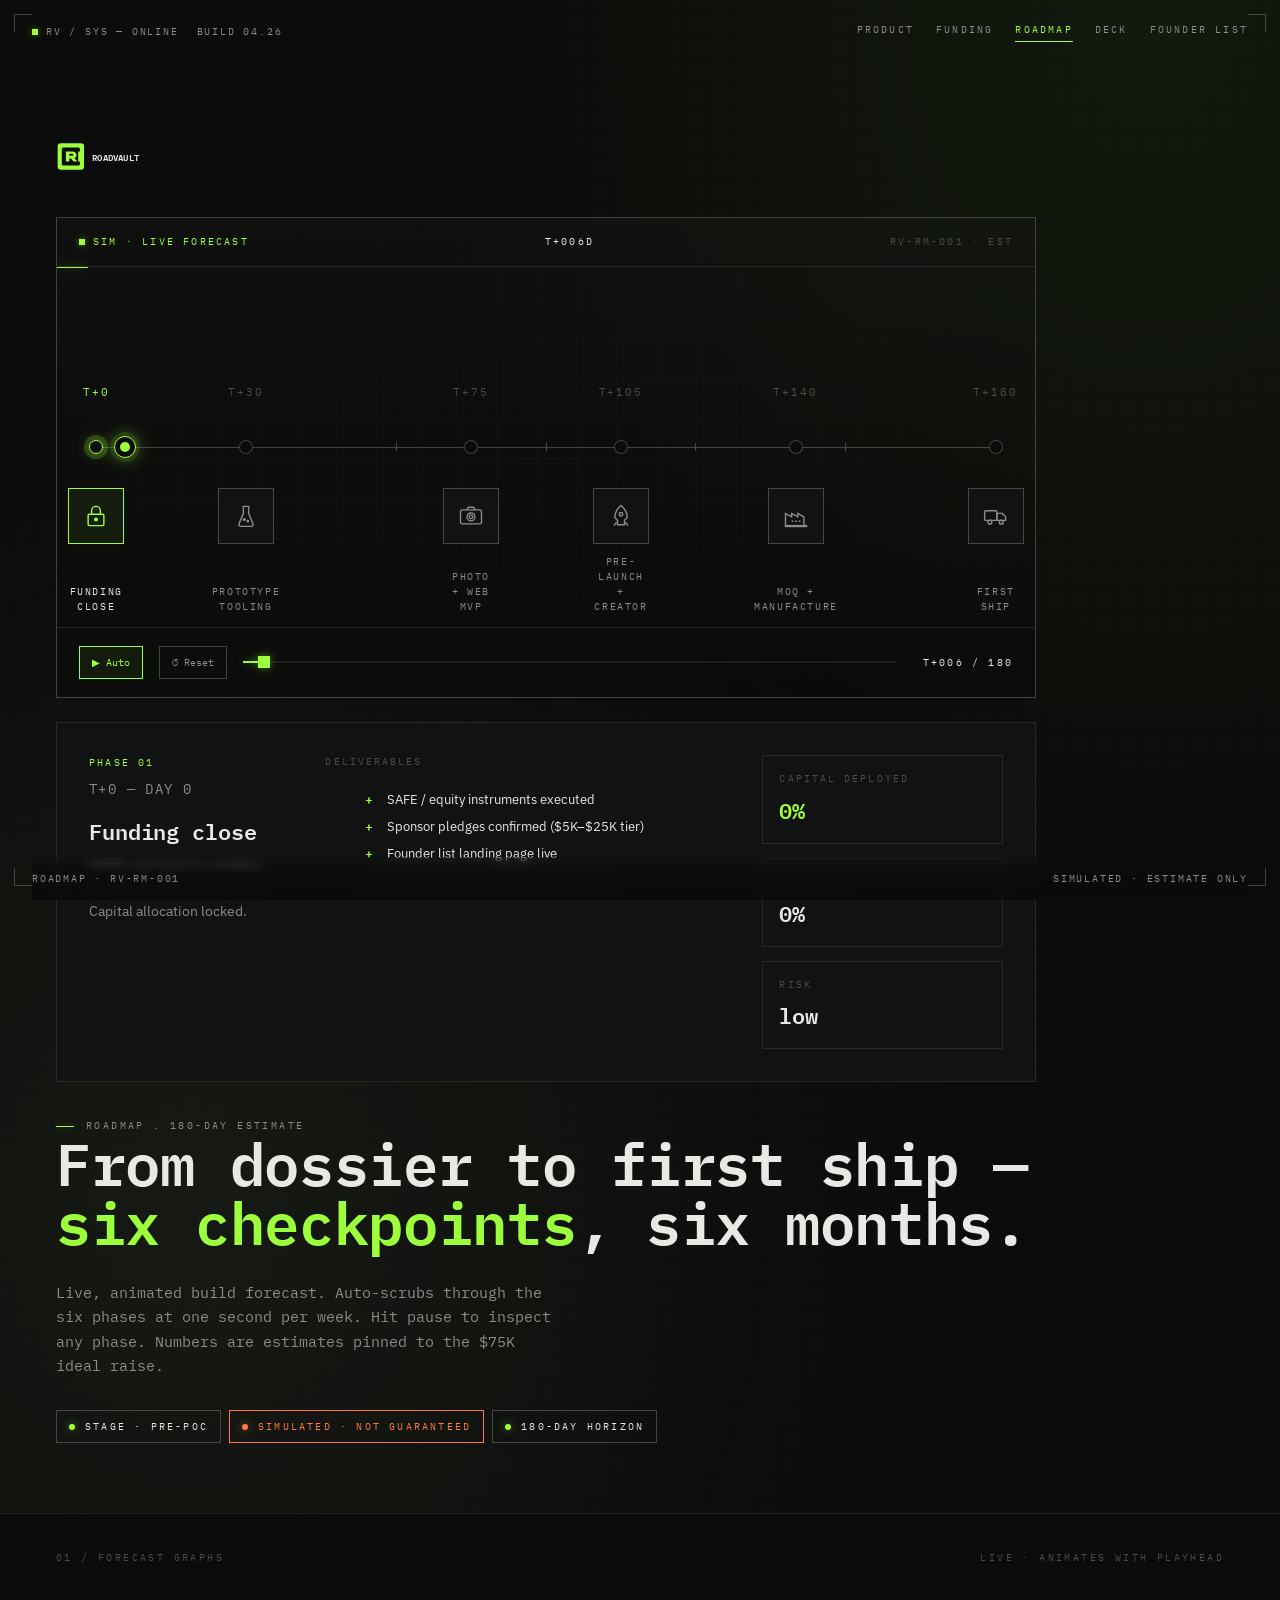
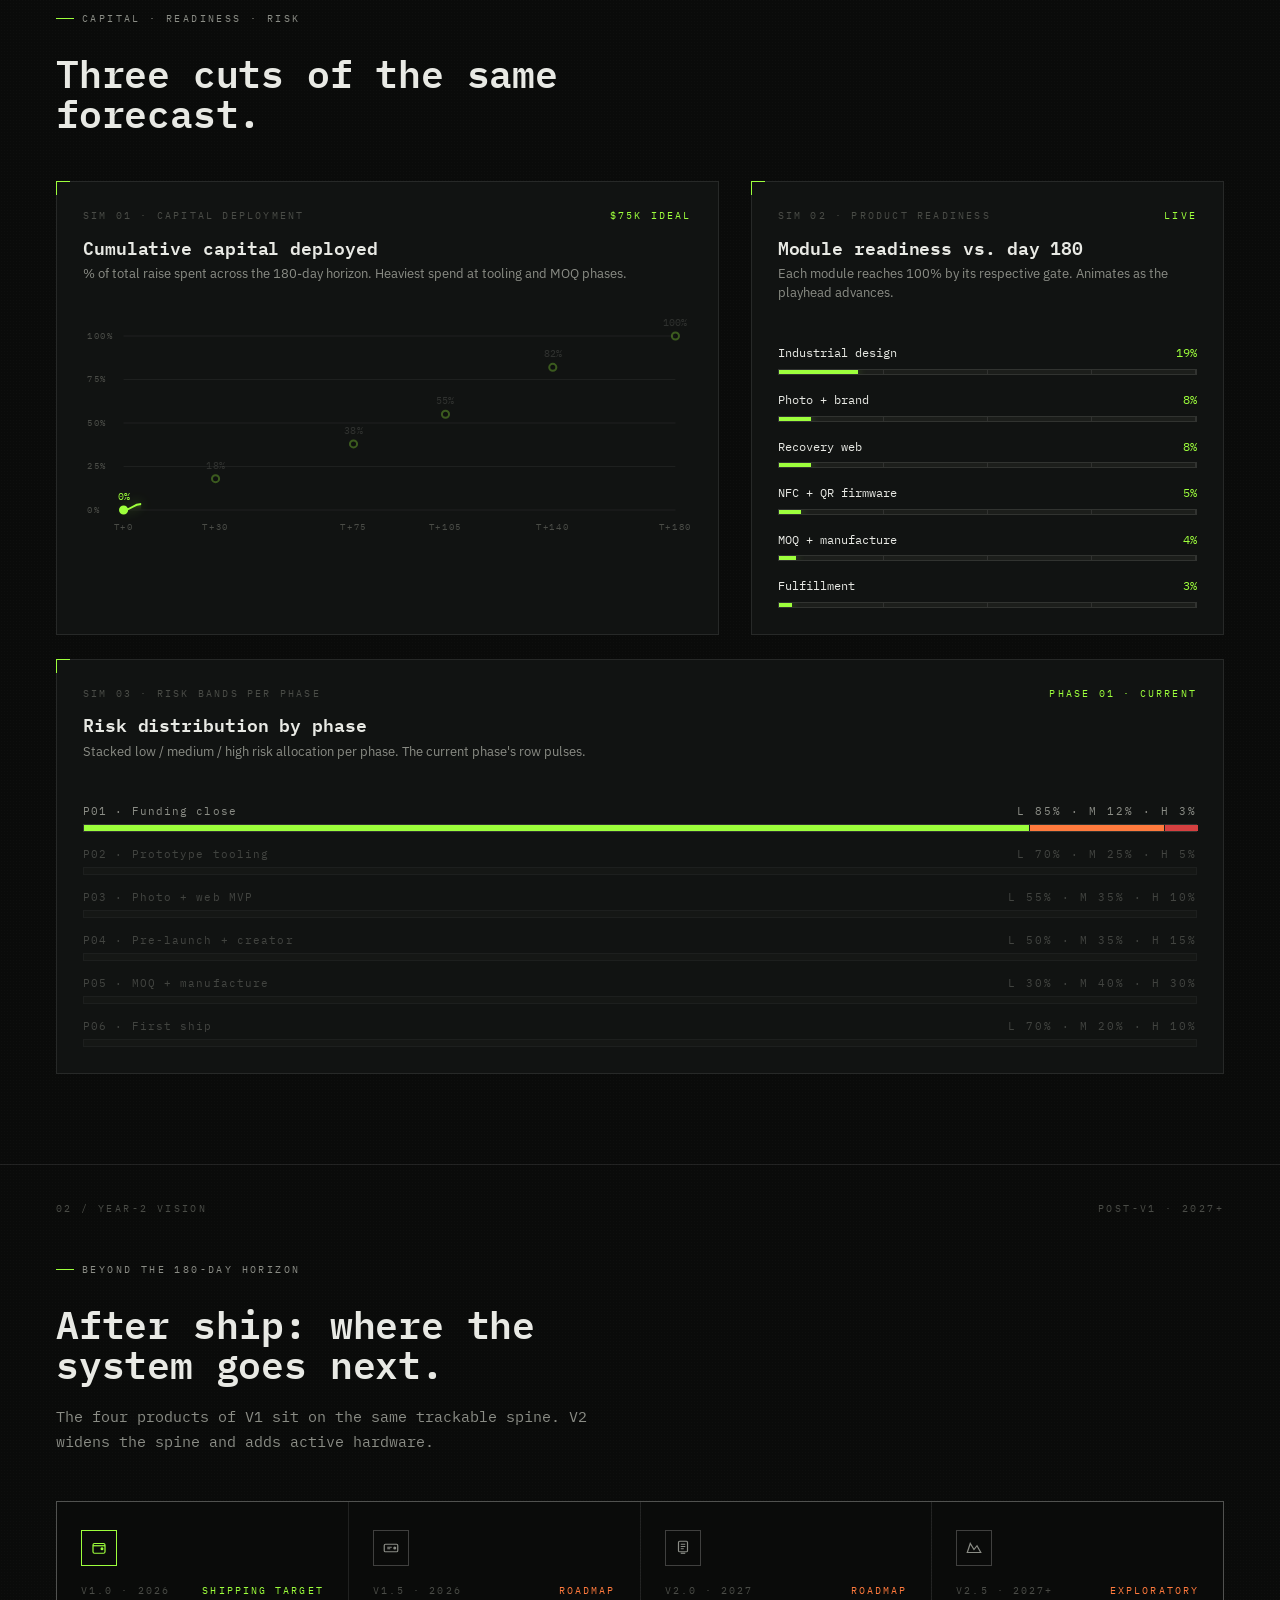
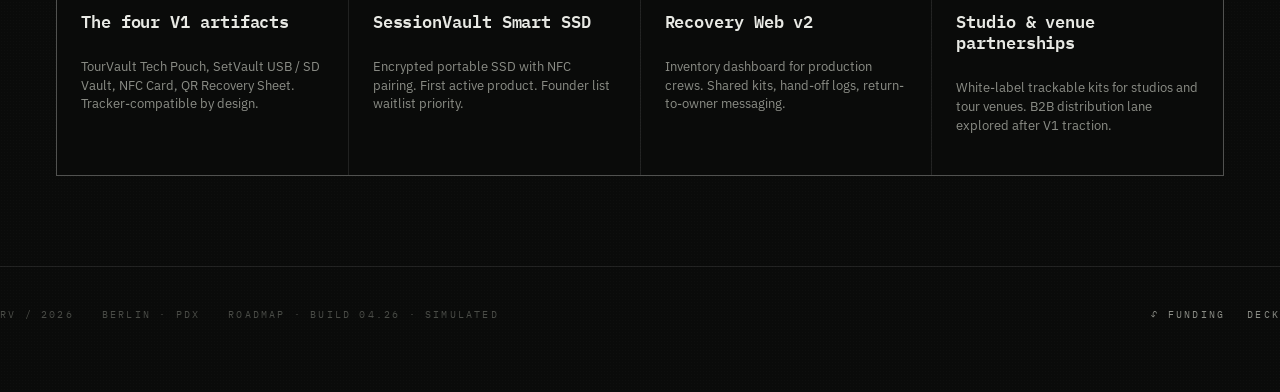
<file: Roadmap.html>
<!doctype html>
<html lang="en">
<head>
<meta charset="utf-8" />
<meta name="viewport" content="width=device-width,initial-scale=1" />
<title>RoadVault — Roadmap</title>
<link rel="preconnect" href="https://fonts.googleapis.com">
<link rel="preconnect" href="https://fonts.gstatic.com" crossorigin>
<link href="https://fonts.googleapis.com/css2?family=IBM+Plex+Mono:wght@300;400;500;600;700&family=IBM+Plex+Sans:wght@400;500;600&display=swap" rel="stylesheet">
<script defer src="page-loader.js"></script>
<style>
:root {
  --bg: #0a0b0a;
  --bg-2: #111312;
  --bg-3: #161816;
  --graphite: #1c1e1b;
  --olive: #4a513a;
  --olive-dim: #2e3329;
  --ink: #e8e9e4;
  --ink-dim: #8b8d86;
  --ink-faint: #4a4c47;
  --hair: rgba(232, 233, 228, 0.10);
  --hair-strong: rgba(232, 233, 228, 0.24);
  --accent: #9dff3c;
  --accent-glow: rgba(157, 255, 60, 0.45);
  --accent-soft: rgba(157, 255, 60, 0.08);
  --orange: #ff7a3d;
  --orange-soft: rgba(255, 122, 61, 0.10);
  --blue: #6cc4ff;
  --mono: 'IBM Plex Mono', ui-monospace, Menlo, monospace;
  --sans: 'IBM Plex Sans', system-ui, sans-serif;
}

*, *::before, *::after { box-sizing: border-box; }
html, body { margin: 0; padding: 0; }
body {
  background: var(--bg); color: var(--ink);
  font-family: var(--mono); font-size: 14px; line-height: 1.55;
  -webkit-font-smoothing: antialiased;
  overflow-x: hidden;
  background-image: radial-gradient(rgba(232,233,228,0.018) 1px, transparent 1px);
  background-size: 3px 3px;
}
a { color: inherit; text-decoration: none; }
button { font: inherit; color: inherit; background: none; border: 0; padding: 0; cursor: pointer; }

/* ============ HUD / NAV ============ */
.hud { position: fixed; inset: 0; pointer-events: none; z-index: 60; }
.hud .corner { position:absolute; width:18px; height:18px; border:1px solid var(--hair-strong); }
.hud .corner.tl { top:14px; left:14px; border-right:0; border-bottom:0; }
.hud .corner.tr { top:14px; right:14px; border-left:0; border-bottom:0; }
.hud .corner.bl { bottom:14px; left:14px; border-right:0; border-top:0; }
.hud .corner.br { bottom:14px; right:14px; border-left:0; border-top:0; }
.hud-bar {
  position:absolute; left:32px; right:32px;
  display:flex; justify-content:space-between; align-items:center;
  font-size:10px; letter-spacing:0.18em; text-transform:uppercase;
  color: var(--ink-dim); pointer-events: auto;
}
.hud-bar.top { top: 22px; }
.hud-bar.bot {
  bottom: 0; padding: 14px 0;
  pointer-events:none;
  background: linear-gradient(180deg, rgba(10,11,10,0) 0%, rgba(10,11,10,0.92) 40%, rgba(10,11,10,0.96) 100%);
  backdrop-filter: blur(6px);
}
.hud-bar .dot {
  display:inline-block; width:6px; height:6px; background: var(--accent);
  margin-right:8px; vertical-align:middle; box-shadow: 0 0 8px var(--accent-glow);
  animation: dot-pulse 2s infinite;
}
@keyframes dot-pulse { 0%,100%{opacity:1} 50%{opacity:0.35} }
.nav-top { display:flex; gap:22px; }
.nav-top a {
  font-size:10px; letter-spacing:0.22em; text-transform:uppercase;
  color: var(--ink-dim);
  padding-bottom:3px; border-bottom:1px solid transparent;
  transition: color .2s, border-color .2s;
  white-space: nowrap;
}
.nav-top a:hover { color: var(--ink); }
.nav-top a.is-active { color: var(--accent); border-bottom-color: var(--accent); }
@media (max-width: 760px) {
  .hud-bar { left:14px; right:14px; font-size:9px; }
  .hud-bar.top {
    display: grid;
    grid-template-columns: 1fr;
    align-items: start;
    gap: 12px;
  }
  .hud-bar.top > div:first-child {
    width: 100%;
    justify-content: space-between;
    gap: 10px;
    flex-wrap: wrap;
  }
  .nav-top {
    display: grid;
    grid-template-columns: repeat(3, minmax(0, 1fr));
    gap: 10px 14px;
    width: 100%;
  }
  .nav-top a {
    font-size: 9px;
    letter-spacing: 0.16em;
    line-height: 1.3;
    white-space: normal;
  }
}

/* ============ SHELL ============ */
.wrap { max-width: 1340px; margin: 0 auto; padding: 0 56px; }
@media (max-width: 760px) { .wrap { padding: 0 20px; } }

section { padding: 90px 0; border-top: 1px solid var(--hair); position: relative; }
section:first-of-type { border-top: 0; }
section .sec-num {
  position:absolute; top: 36px; left: 56px;
  font-size: 10px; letter-spacing: 0.24em; color: var(--ink-faint); text-transform: uppercase;
}
section .sec-meta {
  position:absolute; top: 36px; right: 56px;
  font-size: 10px; letter-spacing: 0.24em; color: var(--ink-faint); text-transform: uppercase;
}
@media (max-width: 760px) {
  section { padding: 60px 0; }
  section .sec-num { left: 20px; top: 22px; }
  section .sec-meta { right: 20px; top: 22px; }
}

.eyebrow {
  display:inline-flex; align-items:center; gap:8px;
  font-size:10px; letter-spacing:0.24em; text-transform:uppercase;
  color: var(--ink-dim);
  margin-bottom: 26px;
}
.eyebrow::before { content:""; width:18px; height:1px; background: var(--accent); }

h1, h2, h3, h4 { font-family: var(--mono); margin: 0; font-weight: 600; letter-spacing: -0.005em; }
h1 { font-size: clamp(34px, 4.6vw, 64px); line-height: 1.0; }
h2 { font-size: clamp(26px, 3vw, 40px); line-height: 1.05; }
h3 { font-size: clamp(15px, 1.4vw, 18px); line-height: 1.25; }

.lede { font-size: clamp(14px, 1.2vw, 16px); color: var(--ink-dim); max-width: 64ch; line-height: 1.6; }

/* ============ HERO ============ */
.hero {
  padding: 140px 0 70px;
  position: relative;
  overflow: hidden;
}
.hero::before {
  content:""; position:absolute; inset:0;
  background:
    radial-gradient(ellipse at 15% 80%, rgba(74,81,58,0.20), transparent 50%),
    radial-gradient(ellipse at 90% 0%, rgba(157,255,60,0.06), transparent 45%);
  pointer-events:none;
}
.hero-grid {
  display: grid; grid-template-columns: 1fr; gap: 36px;
  align-items: start; position: relative; z-index: 1;
}
.hero-copy {
  max-width: 980px;
}
.hero h1 .accent { color: var(--accent); }
.hero .tagline {
  margin-top: 28px; color: var(--ink-dim);
  font-size: clamp(14px, 1.2vw, 16px); max-width: 56ch; line-height: 1.6;
}
.boot-line {
  display: inline-flex;
  align-items: center;
  gap: 12px;
  margin-top: 36px;
  min-height: 12px;
  font-size: 10px;
  letter-spacing: 0.24em;
  text-transform: uppercase;
  color: var(--ink-dim);
}
.boot-line .signal-line {
  width: 18px;
  height: 1px;
  background: var(--accent);
  box-shadow: 0 0 10px var(--accent-glow);
  opacity: 0.25;
}
.boot-line .signal-text {
  min-width: 26ch;
  color: var(--ink-dim);
}
.boot-line.is-booting .signal-line {
  animation: boot-blink 0.2s steps(1, end) 5;
}
.boot-line.is-live .signal-line {
  opacity: 1;
}
@keyframes boot-blink {
  0%, 100% { opacity: 0.2; }
  50% { opacity: 1; }
}
.status-stack { display: flex; flex-direction: column; gap: 12px; align-items: flex-start; }
.status-stack .pill {
  font-size: 10px; letter-spacing: 0.22em; text-transform: uppercase;
  border: 1px solid var(--hair-strong);
  padding: 8px 12px;
  display: flex; align-items: center; gap: 10px;
}
.status-stack .pill .d {
  width: 6px; height: 6px; background: var(--accent); border-radius: 50%;
  box-shadow: 0 0 8px var(--accent-glow);
  animation: dot-pulse 2s infinite;
}
.status-stack .pill.warn { border-color: var(--orange); color: var(--orange); }
.status-stack .pill.warn .d { background: var(--orange); box-shadow: 0 0 8px rgba(255,122,61,0.55); }

.hero-side {
  border: 1px solid var(--hair-strong);
  background: rgba(20,22,19,0.55);
  backdrop-filter: blur(6px);
  padding: 22px;
}
.hero-side h4 {
  margin: 0 0 16px; font-size: 9.5px; letter-spacing: 0.24em; text-transform: uppercase;
  color: var(--ink-faint);
  display: flex; justify-content: space-between;
}
.hero-side h4::after { content: "ROADMAP"; color: var(--accent); }
.hero-side .row {
  display: flex; justify-content: space-between;
  padding: 8px 0; border-top: 1px solid var(--hair); font-size: 11px;
}
.hero-side .row:first-of-type { border-top: 0; }
.hero-side .row span:first-child { color: var(--ink-dim); letter-spacing: 0.14em; text-transform: uppercase; font-size: 9.5px; }
.hero-side .row span:last-child { color: var(--ink); }

@media (max-width: 900px) { .hero-grid { grid-template-columns: 1fr; gap: 30px; } }

/* ============ TIMELINE ============ */
.tl-stage {
  margin-top: 56px;
  border: 1px solid var(--hair-strong);
  background: linear-gradient(180deg, rgba(20,22,19,0.5), rgba(8,9,8,0.5));
  position: relative;
  overflow: hidden;
}
.tl-stage .hud-frame {
  position: absolute; inset: 0; pointer-events: none;
  background-image:
    linear-gradient(rgba(157,255,60,0.04) 1px, transparent 1px),
    linear-gradient(90deg, rgba(157,255,60,0.04) 1px, transparent 1px);
  background-size: 40px 40px;
  mask-image: radial-gradient(ellipse at center, black 0%, transparent 80%);
}
.tl-stage .top-rail {
  display: flex; justify-content: space-between; align-items: center;
  padding: 16px 22px;
  border-bottom: 1px solid var(--hair);
  font-size: 10px; letter-spacing: 0.22em; text-transform: uppercase; color: var(--ink-faint);
}
.tl-stage .top-rail .live { color: var(--accent); display: flex; align-items: center; gap: 8px; }
.tl-stage .top-rail .live::before { content:""; width:6px; height:6px; background: var(--accent); box-shadow: 0 0 6px var(--accent-glow); }
.tl-stage .top-rail .clock { color: var(--ink); }

.tl-track {
  position: relative;
  padding: 80px 0 110px;
  height: 360px;
}
.tl-rail {
  position: absolute; left: 4%; right: 4%; top: 50%;
  height: 1px; background: var(--hair-strong);
}
.tl-rail-fill {
  position: absolute; left: 0; top: 0; height: 1px;
  background: var(--accent);
  width: 0;
  box-shadow: 0 0 8px var(--accent-glow);
  transition: width 0.1s linear;
}
.tl-rail-ticks {
  position: absolute; left: 4%; right: 4%; top: 50%;
  display: flex; justify-content: space-between;
  pointer-events: none;
}
.tl-rail-ticks span {
  width: 1px; height: 8px; background: var(--ink-faint); transform: translateY(-4px);
}

.tl-node {
  position: absolute; top: 50%;
  width: 92px; transform: translate(-50%, -50%);
  display: flex; flex-direction: column; align-items: center;
  cursor: pointer;
  opacity: 1;
  transition: opacity 0.45s ease var(--node-delay, 0ms), transform 0.45s ease var(--node-delay, 0ms);
}
.tl-stage.is-booting .tl-node {
  opacity: 0;
  transform: translate(-50%, -42%);
}
.tl-stage.is-live .tl-node {
  opacity: 1;
  transform: translate(-50%, -50%);
}
.tl-node .dot {
  width: 14px; height: 14px;
  border: 1px solid var(--hair-strong);
  background: var(--bg);
  border-radius: 50%;
  position: relative;
  z-index: 2;
  transition: border-color 0.25s, background 0.25s, box-shadow 0.25s;
}
.tl-node.is-active .dot {
  border-color: var(--accent);
  background: var(--accent);
  box-shadow: 0 0 0 5px rgba(157,255,60,0.18), 0 0 14px var(--accent-glow);
}
.tl-node.is-current .dot {
  border-color: var(--accent);
  background: var(--bg);
  box-shadow: 0 0 0 5px rgba(157,255,60,0.18), 0 0 14px var(--accent-glow);
  animation: pulse-current 1.6s infinite;
}
@keyframes pulse-current {
  0%,100% { box-shadow: 0 0 0 5px rgba(157,255,60,0.18), 0 0 14px var(--accent-glow); }
  50%     { box-shadow: 0 0 0 10px rgba(157,255,60,0.05), 0 0 20px var(--accent-glow); }
}
.tl-node .when {
  position: absolute; top: -56px; left: 50%; transform: translateX(-50%);
  font-size: 11px; letter-spacing: 0.18em; text-transform: uppercase;
  color: var(--ink-faint);
  white-space: nowrap;
  transition: color 0.25s;
}
.tl-node.is-active .when, .tl-node.is-current .when { color: var(--accent); }
.tl-node .icon-wrap {
  position: absolute; bottom: -90px; left: 50%; transform: translateX(-50%);
  width: 56px; height: 56px;
  border: 1px solid var(--hair-strong);
  background: var(--bg-2);
  display: flex; align-items: center; justify-content: center;
  transition: border-color 0.25s, background 0.25s;
}
.tl-node.is-active .icon-wrap, .tl-node.is-current .icon-wrap {
  border-color: var(--accent);
  background: rgba(157,255,60,0.06);
}
.tl-node .icon-wrap svg { width: 28px; height: 28px; color: var(--ink-dim); transition: color 0.25s; }
.tl-node.is-active .icon-wrap svg, .tl-node.is-current .icon-wrap svg { color: var(--accent); }

.tl-node .label {
  position: absolute; bottom: -160px; left: 50%; transform: translateX(-50%);
  font-size: 10px; letter-spacing: 0.16em; text-transform: uppercase;
  color: var(--ink-dim);
  text-align: center; max-width: 130px; white-space: normal; line-height: 1.5;
}
.tl-node.is-active .label, .tl-node.is-current .label { color: var(--ink); }

/* moving playhead */
.tl-playhead {
  position: absolute; top: 50%; left: 4%;
  width: 22px; height: 22px;
  transform: translate(-50%, -50%);
  z-index: 3;
  pointer-events: none;
  transition: left 0.1s linear;
}
.tl-stage.is-booting .tl-playhead,
.tl-stage.is-booting .tl-rail-fill,
.tl-stage.is-booting .tl-controls .clock,
.tl-stage.is-booting .top-rail .clock {
  opacity: 0;
}
.tl-stage.is-live .tl-playhead,
.tl-stage.is-live .tl-rail-fill,
.tl-stage.is-live .tl-controls .clock,
.tl-stage.is-live .top-rail .clock {
  opacity: 1;
  transition: opacity 0.4s ease 0.15s;
}
.tl-playhead::before {
  content:""; position: absolute; inset: 0;
  border: 1px solid var(--accent);
  background: var(--bg);
  border-radius: 50%;
  box-shadow: 0 0 0 4px rgba(157,255,60,0.10), 0 0 18px var(--accent-glow);
}
.tl-playhead::after {
  content:""; position: absolute; inset: 6px;
  background: var(--accent);
  border-radius: 50%;
  animation: ph-pulse 1.4s infinite;
}
@keyframes ph-pulse { 0%,100%{opacity:1} 50%{opacity:0.4} }

.tl-controls {
  display: flex; align-items: center; gap: 16px; padding: 18px 22px;
  border-top: 1px solid var(--hair);
  font-size: 10px; letter-spacing: 0.22em; text-transform: uppercase; color: var(--ink-dim);
}
.tl-controls .btn {
  border: 1px solid var(--hair-strong);
  padding: 8px 12px;
  display: inline-flex; align-items: center; gap: 8px;
  transition: border-color .2s, color .2s, background .2s;
}
.tl-controls .btn:hover { border-color: var(--accent); color: var(--accent); }
.tl-controls .btn.is-on { border-color: var(--accent); color: var(--accent); background: rgba(157,255,60,0.06); }
.tl-controls .scrubber {
  flex: 1; position: relative; height: 18px; cursor: pointer;
}
.tl-controls .scrub-rail {
  position: absolute; left: 0; right: 0; top: 50%;
  height: 2px; background: var(--graphite); transform: translateY(-50%);
}
.tl-controls .scrub-fill {
  position: absolute; left: 0; top: 50%;
  height: 2px; background: var(--accent); transform: translateY(-50%);
  width: 0; box-shadow: 0 0 8px var(--accent-glow);
}
.tl-controls .scrub-handle {
  position: absolute; top: 50%; left: 0;
  width: 12px; height: 12px;
  background: var(--accent);
  transform: translate(-50%, -50%);
  pointer-events: none;
  box-shadow: 0 0 8px var(--accent-glow);
}
.tl-controls .clock { color: var(--ink); min-width: 100px; text-align: right; }

@media (max-width: 760px) {
  .tl-track { height: 320px; padding: 60px 0 100px; }
  .tl-node { width: 60px; }
  .tl-node .label { display: none; }
  .tl-node .when { font-size: 9px; top: -40px; }
  .tl-node .icon-wrap {
    bottom: -70px;
    width: 44px;
    height: 44px;
  }
  .tl-node .icon-wrap svg { width: 22px; height: 22px; }
  .tl-controls {
    flex-wrap: wrap;
    gap: 12px;
  }
  .tl-controls .scrubber {
    flex-basis: 100%;
    order: 3;
    min-width: 100%;
  }
  .tl-controls .clock {
    min-width: 0;
    text-align: left;
  }
  .hud-bar.bot {
    justify-content: space-between;
    font-size: 8px;
  }
}
@media (max-width: 540px) {
  .nav-top { grid-template-columns: repeat(2, minmax(0, 1fr)); }
}

/* ============ DETAIL PANEL (current phase) ============ */
.tl-detail {
  margin-top: 32px;
  border: 1px solid var(--hair);
  background: var(--bg-2);
  padding: 32px;
  display: grid;
  grid-template-columns: 0.5fr 1fr 0.6fr;
  gap: 36px;
  position: relative; overflow: hidden;
}
.hero .tl-stage {
  margin-top: 44px;
}
.hero .tl-detail {
  margin-top: 24px;
}
.tl-detail::before {
  content:""; position: absolute; top: -1px; left: -1px;
  width: 18px; height: 18px;
  border: 1px solid var(--accent); border-right: 0; border-bottom: 0;
}
.tl-detail .stage-id {
  font-size: 10px; letter-spacing: 0.22em; text-transform: uppercase;
  color: var(--accent);
  margin-bottom: 8px;
}
.tl-detail .stage-when { font-size: 14px; color: var(--ink-dim); margin-bottom: 18px; letter-spacing: 0.1em; text-transform: uppercase; }
.tl-detail h3 { font-size: 22px; }
.tl-detail .desc { font-family: var(--sans); font-size: 14px; color: var(--ink-dim); line-height: 1.55; margin-top: 12px; max-width: 60ch; }
.tl-detail .deliverables { display: flex; flex-direction: column; gap: 8px; margin-top: 20px; }
.tl-detail .deliverables li {
  font-family: var(--sans); font-size: 12.5px; color: var(--ink); list-style: none;
  display: grid; grid-template-columns: 14px 1fr; gap: 8px;
}
.tl-detail .deliverables li::before { content:"+"; color: var(--accent); font-family: var(--mono); font-weight: 600; }
.tl-detail .stats { display: flex; flex-direction: column; gap: 14px; }
.tl-detail .stat-block {
  border: 1px solid var(--hair); padding: 16px;
}
.tl-detail .stat-block .k { font-size: 9.5px; letter-spacing: 0.22em; text-transform: uppercase; color: var(--ink-faint); }
.tl-detail .stat-block .v { font-size: 22px; color: var(--ink); margin-top: 6px; font-weight: 600; }
.tl-detail .stat-block.accent .v { color: var(--accent); }
@media (max-width: 1000px) { .tl-detail { grid-template-columns: 1fr; gap: 24px; } }

/* ============ GRAPHS ============ */
.graphs-grid {
  display: grid;
  grid-template-columns: 1.4fr 1fr;
  gap: 32px;
  margin-top: 48px;
}
.graph-card {
  border: 1px solid var(--hair);
  background: var(--bg-2);
  padding: 26px;
  position: relative;
  min-height: 360px;
  display: flex; flex-direction: column;
}
.graph-card .corner-mark {
  position: absolute; top: -1px; left: -1px;
  width: 14px; height: 14px;
  border: 1px solid var(--accent); border-right: 0; border-bottom: 0;
}
.graph-card .head {
  display: flex; justify-content: space-between; align-items: baseline;
  margin-bottom: 6px;
}
.graph-card .head .title-row {
  font-size: 10px; letter-spacing: 0.22em; text-transform: uppercase; color: var(--ink-faint);
}
.graph-card .head .live { color: var(--accent); }
.graph-card h3 { font-family: var(--mono); font-size: 18px; margin-top: 6px; }
.graph-card .sub {
  font-family: var(--sans); font-size: 12.5px; color: var(--ink-dim); margin-top: 6px;
  line-height: 1.5;
}
.graph-card .graph-area { flex: 1; margin-top: 22px; position: relative; }

/* line graph */
.line-graph svg { width: 100%; height: 220px; display: block; }
.line-graph .grid line { stroke: rgba(232,233,228,0.06); stroke-width: 1; }
.line-graph .axis-label {
  fill: var(--ink-faint); font-family: var(--mono);
  font-size: 9px; letter-spacing: 0.18em; text-transform: uppercase;
}
.line-graph .area { fill: url(#area-grad); opacity: 0.5; }
.line-graph .stroke { stroke: var(--accent); stroke-width: 2; fill: none; filter: drop-shadow(0 0 6px var(--accent-glow)); }
.line-graph .pt { fill: var(--bg); stroke: var(--accent); stroke-width: 2; }
.line-graph .pt.is-current { fill: var(--accent); }
.line-graph .pt-label { fill: var(--ink-dim); font-family: var(--mono); font-size: 10px; }
.line-graph .pt-label.is-current { fill: var(--accent); }

/* readiness bars */
.readiness-list { display: flex; flex-direction: column; gap: 16px; margin-top: 8px; }
.readiness-row { font-family: var(--mono); }
.readiness-row .head {
  display: flex; justify-content: space-between; align-items: baseline; margin-bottom: 6px;
}
.readiness-row .label { font-size: 12px; color: var(--ink); }
.readiness-row .pct { font-size: 12px; color: var(--accent); }
.readiness-row .bar {
  height: 6px; background: var(--graphite); border: 1px solid var(--hair); position: relative; overflow: hidden;
}
.readiness-row .bar-fill {
  height: 100%; background: var(--accent); width: 0;
  transition: width 0.6s cubic-bezier(.2,.8,.2,1);
  box-shadow: 0 0 10px var(--accent-glow);
}
.readiness-row .ticks {
  position: absolute; inset: 0;
  display: flex; justify-content: space-between; pointer-events: none;
}
.readiness-row .ticks span {
  width: 1px; background: rgba(232,233,228,0.10);
}

/* risk bands */
.risk-list { display: flex; flex-direction: column; gap: 14px; margin-top: 8px; }
.risk-row { font-family: var(--mono); }
.risk-row .head {
  display: flex; justify-content: space-between; font-size: 11px; margin-bottom: 4px;
  color: var(--ink-dim); letter-spacing: 0.1em;
}
.risk-row .head .level { letter-spacing: 0.18em; }
.risk-row .stack {
  height: 8px; display: flex; gap: 1px; background: var(--graphite); border: 1px solid var(--hair);
}
.risk-row .stack i {
  flex: 0 0 auto; height: 100%; transform-origin: left;
  transition: width 0.6s cubic-bezier(.2,.8,.2,1);
  width: 0;
}
.risk-row .stack i.low { background: var(--accent); box-shadow: inset 0 0 8px rgba(157,255,60,0.6); }
.risk-row .stack i.med { background: var(--orange); }
.risk-row .stack i.high { background: #d54040; }

/* ============ V2 VISION ============ */
.v2-grid {
  display: grid;
  grid-template-columns: repeat(4, 1fr);
  gap: 1px;
  background: var(--hair);
  border: 1px solid var(--hair-strong);
  margin-top: 48px;
}
.v2-cell {
  background: var(--bg);
  padding: 28px 24px;
  display: flex; flex-direction: column; gap: 12px;
  min-height: 240px;
  position: relative;
  transition: background 0.2s;
}
.v2-cell:hover { background: var(--bg-2); }
.v2-cell .qq {
  font-size: 9.5px; letter-spacing: 0.22em; text-transform: uppercase;
  color: var(--ink-faint);
  display: flex; justify-content: space-between;
}
.v2-cell .qq .stat-active { color: var(--accent); }
.v2-cell .qq .stat-future { color: var(--orange); }
.v2-cell h3 { font-size: 17px; }
.v2-cell p { font-family: var(--sans); font-size: 12.5px; color: var(--ink-dim); line-height: 1.5; }
.v2-cell .icon-mini {
  width: 36px; height: 36px;
  border: 1px solid var(--hair-strong);
  display: flex; align-items: center; justify-content: center;
  margin-bottom: 6px;
}
.v2-cell .icon-mini svg { width: 18px; height: 18px; color: var(--ink-dim); }
.v2-cell.is-active .icon-mini { border-color: var(--accent); }
.v2-cell.is-active .icon-mini svg { color: var(--accent); }
@media (max-width: 1100px) { .v2-grid { grid-template-columns: repeat(2, 1fr); } }
@media (max-width: 540px)  { .v2-grid { grid-template-columns: 1fr; } }

/* ============ FOOTER ============ */
.foot {
  padding: 40px 0 70px;
  border-top: 1px solid var(--hair);
  display: flex; justify-content: space-between; align-items: center;
  font-size: 10px; letter-spacing: 0.22em; text-transform: uppercase;
  color: var(--ink-faint);
}
.foot .left { display: flex; gap: 28px; }
.foot a { color: var(--ink-dim); }
.foot a:hover { color: var(--accent); }
@media (max-width: 720px) { .foot { flex-direction: column; gap: 20px; align-items: flex-start; } }

.logo { width: 132px; height: auto; display: block; }
.logo .signal { fill: var(--accent); }
.logo .stroke  { fill: #0a0b0a; }
.logo .ink     { fill: var(--accent); }
.logo .wordmark { fill: var(--ink); font-family: var(--mono); font-size: 22px; font-weight: 600; letter-spacing: 0.02em; }

/* reveal */
.reveal { opacity: 0; transform: translateY(14px); transition: opacity .8s ease, transform .8s ease; }
.reveal.is-in { opacity: 1; transform: none; }

/* svg icon micro-animations */
@keyframes drift { 0%,100%{transform:translateY(0)} 50%{transform:translateY(-2px)} }
@keyframes spin-slow { from{transform:rotate(0)} to{transform:rotate(360deg)} }
@keyframes blink { 0%,100%{opacity:1} 50%{opacity:0.25} }
@keyframes wave-pulse { 0%{opacity:0;transform:scale(.8)} 50%{opacity:1} 100%{opacity:0;transform:scale(1.4)} }
.tl-node.is-current .ico-bake { animation: drift 2s ease-in-out infinite; transform-origin: center; }
.tl-node.is-current .ico-spin { animation: spin-slow 8s linear infinite; transform-origin: center; transform-box: fill-box; }
.tl-node.is-current .ico-blink { animation: blink 1.4s infinite; }
.tl-node.is-current .ico-wave { transform-origin: center; transform-box: fill-box; animation: wave-pulse 2s infinite; }
</style>
</head>
<body>

<div class="hud" aria-hidden="true">
  <span class="corner tl"></span><span class="corner tr"></span>
  <span class="corner bl"></span><span class="corner br"></span>
  <div class="hud-bar top">
    <div style="display:flex; align-items:center; gap:18px;">
      <span><i class="dot"></i>RV / SYS — ONLINE</span>
      <span>BUILD 04.26</span>
    </div>
    <nav class="nav-top">
      <a href="Roadvault Explorer.html">PRODUCT</a>
      <a href="Funding Brief.html">FUNDING</a>
      <a href="Roadmap.html" class="is-active">ROADMAP</a>
      <a href="Deck.html">DECK</a>
      <a href="Founder List.html">FOUNDER LIST</a>
    </nav>
  </div>
  <div class="hud-bar bot">
    <span>ROADMAP · RV-RM-001</span>
    <span>SIMULATED · ESTIMATE ONLY</span>
  </div>
</div>

<!-- =================== HERO =================== -->
<section class="hero">
  <div class="wrap hero-grid">
    <div class="hero-copy">
      <svg class="logo" viewBox="0 0 320 80" role="img" aria-label="RoadVault">
        <rect class="signal" x="4" y="8" width="64" height="64" rx="8"></rect>
        <rect class="stroke" x="14" y="18" width="44" height="44" rx="4"></rect>
        <path class="ink" d="M24 52V28h15.4c6.4 0 10.4 3.5 10.4 8.6 0 3.6-2 6.2-5.1 7.5L52 52h-9.4l-6.1-7h-4V52H24Zm8.5-13.6h6.1c2.2 0 3.4-.8 3.4-2.4s-1.2-2.5-3.4-2.5h-6.1v4.9Zm21.3 13.6V28h8.5v24h-8.5Z"></path>
        <text class="wordmark" x="88" y="50">ROADVAULT</text>
      </svg>
      <div class="tl-stage is-booting" id="heroTimeline">
        <div class="hud-frame"></div>
        <div class="top-rail">
          <span class="live">SIM · LIVE FORECAST</span>
          <span class="clock"><span id="topClock">T+000d</span></span>
          <span>RV-RM-001 · EST</span>
        </div>

        <div class="tl-track" id="tlTrack">
          <div class="tl-rail"></div>
          <div class="tl-rail-fill" id="tlFill"></div>
          <div class="tl-rail-ticks" id="tlTicks"></div>
          <div class="tl-playhead" id="tlPlayhead"></div>
        </div>

        <div class="tl-controls">
          <button class="btn is-on" id="btnPlay">▶ Auto</button>
          <button class="btn" id="btnReset">↺ Reset</button>
          <div class="scrubber" id="scrubber">
            <div class="scrub-rail"></div>
            <div class="scrub-fill" id="scrubFill"></div>
            <div class="scrub-handle" id="scrubHandle"></div>
          </div>
          <span class="clock" id="bottomClock">T+000 / 180</span>
        </div>
      </div>

      <div class="tl-detail">
        <div>
          <div class="stage-id" id="dStageId">PHASE 01</div>
          <div class="stage-when" id="dStageWhen">T+0 — Day 0</div>
          <h3 id="dStageTitle">Funding close</h3>
          <p class="desc" id="dStageDesc">SAFEs signed, sponsor pledges confirmed.</p>
        </div>
        <div>
          <div style="font-size: 9.5px; letter-spacing: 0.22em; text-transform: uppercase; color: var(--ink-faint); margin-bottom: 14px;">Deliverables</div>
          <ul class="deliverables" id="dStageDeliv"></ul>
        </div>
        <div class="stats">
          <div class="stat-block accent"><div class="k">Capital deployed</div><div class="v" id="dCapital">0%</div></div>
          <div class="stat-block"><div class="k">Readiness</div><div class="v" id="dReadiness">0%</div></div>
          <div class="stat-block"><div class="k">Risk</div><div class="v" id="dRisk">low</div></div>
        </div>
      </div>

      <div class="boot-line is-booting" id="bootLine" aria-live="polite">
        <span class="signal-line" aria-hidden="true"></span>
        <span class="signal-text" id="bootText" data-text="Roadmap . 180-day estimate"></span>
      </div>
      <h1>From dossier to first ship — <span class="accent">six checkpoints</span>, six months.</h1>
      <p class="tagline">
        Live, animated build forecast. Auto-scrubs through the six phases at one second per week.
        Hit pause to inspect any phase. Numbers are estimates pinned to the $75K ideal raise.
      </p>
      <div class="status-stack" style="margin-top: 32px; flex-direction:row; flex-wrap:wrap; gap:8px;">
        <span class="pill"><span class="d"></span>STAGE · PRE-POC</span>
        <span class="pill warn"><span class="d"></span>SIMULATED · NOT GUARANTEED</span>
        <span class="pill"><span class="d"></span>180-DAY HORIZON</span>
      </div>
    </div>
  </div>
</section>

<!-- =================== GRAPHS =================== -->
<section class="reveal">
  <div class="sec-num">01 / Forecast graphs</div>
  <div class="sec-meta">Live · animates with playhead</div>
  <div class="wrap">
    <div class="eyebrow">Capital · readiness · risk</div>
    <h2 style="max-width:22ch;">Three cuts of the same forecast.</h2>

    <div class="graphs-grid">
      <!-- LINE GRAPH -->
      <div class="graph-card line-graph">
        <span class="corner-mark"></span>
        <div class="head">
          <span class="title-row">SIM 01 · CAPITAL DEPLOYMENT</span>
          <span class="title-row live">$75K IDEAL</span>
        </div>
        <h3>Cumulative capital deployed</h3>
        <p class="sub">% of total raise spent across the 180-day horizon. Heaviest spend at tooling and MOQ phases.</p>
        <div class="graph-area">
          <svg id="capSvg" viewBox="0 0 600 220" preserveAspectRatio="none">
            <defs>
              <linearGradient id="area-grad" x1="0" x2="0" y1="0" y2="1">
                <stop offset="0" stop-color="#9dff3c" stop-opacity="0.4"/>
                <stop offset="1" stop-color="#9dff3c" stop-opacity="0"/>
              </linearGradient>
            </defs>
            <g class="grid" id="capGrid"></g>
            <g id="capAxis"></g>
            <path class="area" id="capArea" d=""/>
            <path class="stroke" id="capStroke" d=""/>
            <g id="capPts"></g>
          </svg>
        </div>
      </div>

      <!-- READINESS BARS -->
      <div class="graph-card">
        <span class="corner-mark"></span>
        <div class="head">
          <span class="title-row">SIM 02 · PRODUCT READINESS</span>
          <span class="title-row live">LIVE</span>
        </div>
        <h3>Module readiness vs. day 180</h3>
        <p class="sub">Each module reaches 100% by its respective gate. Animates as the playhead advances.</p>
        <div class="graph-area">
          <div class="readiness-list" id="readyList"></div>
        </div>
      </div>
    </div>

    <!-- RISK BAND CARD -->
    <div class="graph-card" style="margin-top: 24px; min-height: 0;">
      <span class="corner-mark"></span>
      <div class="head">
        <span class="title-row">SIM 03 · RISK BANDS PER PHASE</span>
        <span class="title-row live" id="riskActiveLabel">PHASE 01 · CURRENT</span>
      </div>
      <h3>Risk distribution by phase</h3>
      <p class="sub">Stacked low / medium / high risk allocation per phase. The current phase's row pulses.</p>
      <div class="graph-area">
        <div class="risk-list" id="riskList"></div>
      </div>
    </div>
  </div>
</section>

<!-- =================== V2 VISION =================== -->
<section class="reveal">
  <div class="sec-num">02 / Year-2 vision</div>
  <div class="sec-meta">Post-V1 · 2027+</div>
  <div class="wrap">
    <div class="eyebrow">Beyond the 180-day horizon</div>
    <h2 style="max-width:22ch;">After ship: where the system goes next.</h2>
    <p class="lede" style="margin-top:20px;">
      The four products of V1 sit on the same trackable spine. V2 widens the spine and adds active hardware.
    </p>

    <div class="v2-grid">
      <div class="v2-cell is-active">
        <span class="icon-mini">
          <!-- pouch -->
          <svg viewBox="0 0 24 24" fill="none" stroke="currentColor" stroke-width="1.6">
            <rect x="4" y="6" width="16" height="13" rx="2"/>
            <path d="M4 9h16"/>
            <circle cx="16" cy="13" r="1.2" fill="currentColor"/>
          </svg>
        </span>
        <div class="qq"><span>V1.0 · 2026</span><span class="stat-active">SHIPPING TARGET</span></div>
        <h3>The four V1 artifacts</h3>
        <p>TourVault Tech Pouch, SetVault USB / SD Vault, NFC Card, QR Recovery Sheet. Tracker-compatible by design.</p>
      </div>
      <div class="v2-cell">
        <span class="icon-mini">
          <!-- ssd -->
          <svg viewBox="0 0 24 24" fill="none" stroke="currentColor" stroke-width="1.6">
            <rect x="3" y="7" width="18" height="10" rx="1.5"/>
            <path d="M7 11h6M7 13h4"/>
            <circle cx="17" cy="12" r="1.2" fill="currentColor"/>
          </svg>
        </span>
        <div class="qq"><span>V1.5 · 2026</span><span class="stat-future">ROADMAP</span></div>
        <h3>SessionVault Smart SSD</h3>
        <p>Encrypted portable SSD with NFC pairing. First active product. Founder list waitlist priority.</p>
      </div>
      <div class="v2-cell">
        <span class="icon-mini">
          <svg viewBox="0 0 24 24" fill="none" stroke="currentColor" stroke-width="1.6">
            <rect x="6" y="3" width="12" height="14" rx="1.5"/>
            <path d="M9 7h6M9 10h6M9 13h4"/>
            <path d="M9 19h6"/>
          </svg>
        </span>
        <div class="qq"><span>V2.0 · 2027</span><span class="stat-future">ROADMAP</span></div>
        <h3>Recovery Web v2</h3>
        <p>Inventory dashboard for production crews. Shared kits, hand-off logs, return-to-owner messaging.</p>
      </div>
      <div class="v2-cell">
        <span class="icon-mini">
          <svg viewBox="0 0 24 24" fill="none" stroke="currentColor" stroke-width="1.6">
            <path d="M3 18l4-12 5 8 4-5 5 9z"/>
          </svg>
        </span>
        <div class="qq"><span>V2.5 · 2027+</span><span class="stat-future">EXPLORATORY</span></div>
        <h3>Studio &amp; venue partnerships</h3>
        <p>White-label trackable kits for studios and tour venues. B2B distribution lane explored after V1 traction.</p>
      </div>
    </div>
  </div>
</section>

<footer class="foot wrap">
  <div class="left">
    <span>RV / 2026</span>
    <span>BERLIN · PDX</span>
    <span>ROADMAP · BUILD 04.26 · SIMULATED</span>
  </div>
  <div style="display:flex; gap:22px;">
    <a href="Funding Brief.html">↶ FUNDING</a>
    <a href="Deck.html">DECK</a>
  </div>
</footer>

<!-- =================== ICON DEFINITIONS (rendered into nodes) =================== -->
<template id="icon-lock">
  <svg viewBox="0 0 32 32" fill="none" stroke="currentColor" stroke-width="1.6">
    <rect x="7" y="14" width="18" height="13" rx="1.5"/>
    <path d="M11 14V10a5 5 0 0 1 10 0v4"/>
    <circle cx="16" cy="20" r="1.6" fill="currentColor" class="ico-blink"/>
  </svg>
</template>
<template id="icon-beaker">
  <svg viewBox="0 0 32 32" fill="none" stroke="currentColor" stroke-width="1.6">
    <path d="M12 5h8M13 5v8l-5 12a2 2 0 0 0 1.8 2.8h12.4A2 2 0 0 0 24 25l-5-12V5"/>
    <circle cx="14" cy="20" r="1" fill="currentColor" class="ico-blink"/>
    <circle cx="18" cy="22" r="0.8" fill="currentColor" class="ico-blink" style="animation-delay:0.4s"/>
  </svg>
</template>
<template id="icon-camera">
  <svg viewBox="0 0 32 32" fill="none" stroke="currentColor" stroke-width="1.6">
    <rect x="4" y="9" width="24" height="16" rx="2"/>
    <path d="M11 9l2-3h6l2 3"/>
    <circle cx="16" cy="17" r="4.5" class="ico-spin"/>
    <circle cx="16" cy="17" r="2"/>
  </svg>
</template>
<template id="icon-rocket">
  <svg viewBox="0 0 32 32" fill="none" stroke="currentColor" stroke-width="1.6">
    <path d="M16 4c5 4 7 9 7 14l-3 3v5h-8v-5l-3-3c0-5 2-10 7-14Z" class="ico-bake"/>
    <circle cx="16" cy="14" r="2"/>
    <path d="M11 23l-3 4M21 23l3 4" class="ico-blink"/>
  </svg>
</template>
<template id="icon-factory">
  <svg viewBox="0 0 32 32" fill="none" stroke="currentColor" stroke-width="1.6">
    <path d="M4 27V13l7 4V13l7 4V13l7 4v10z"/>
    <path d="M11 22h2M15 22h2M19 22h2" class="ico-blink"/>
    <rect x="4" y="27" width="24" height="1" fill="currentColor"/>
  </svg>
</template>
<template id="icon-truck">
  <svg viewBox="0 0 32 32" fill="none" stroke="currentColor" stroke-width="1.6">
    <rect x="3" y="10" width="14" height="11" rx="1"/>
    <path d="M17 13h6l4 4v4h-10z"/>
    <circle cx="9" cy="23" r="2.2" class="ico-spin"/>
    <circle cx="22" cy="23" r="2.2" class="ico-spin"/>
  </svg>
</template>

<script src="roadmap.js"></script>

</body>
</html>
</file>
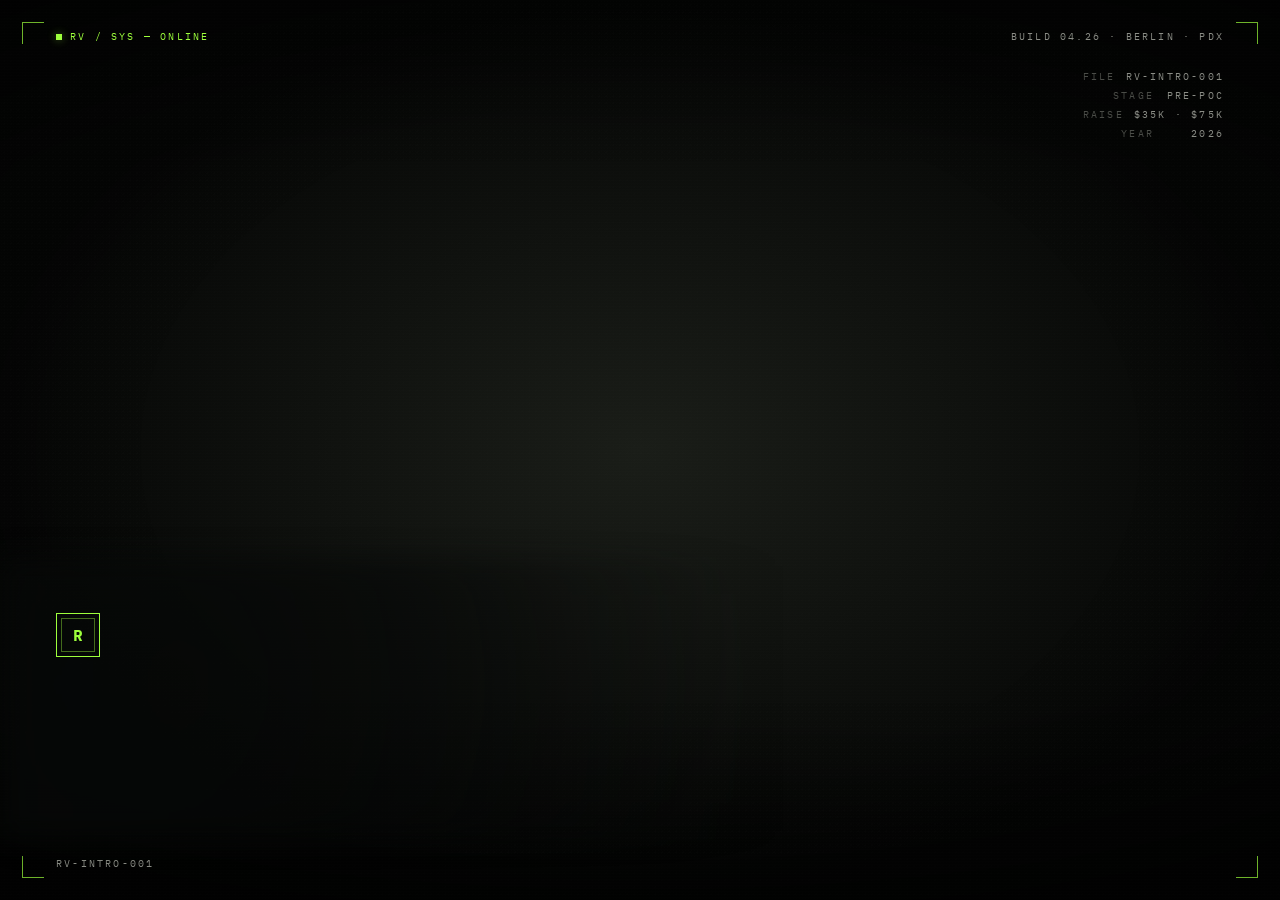
<file: Roadvault Explorer.html>
<!doctype html>
<html lang="en">
<head>
<meta charset="utf-8" />
<meta name="viewport" content="width=device-width,initial-scale=1" />
<title>ROADVAULT — Creator Gear System</title>
<link rel="preconnect" href="https://fonts.googleapis.com">
<link rel="preconnect" href="https://fonts.gstatic.com" crossorigin>
<link href="https://fonts.googleapis.com/css2?family=IBM+Plex+Mono:wght@300;400;500;600;700&display=swap" rel="stylesheet">
<script>
(() => {
  const INTRO_TOKEN_KEY = 'roadvaultIntroPassed';
  const params = new URLSearchParams(window.location.search);
  const entered = params.get('entered') === '1';
  let hasToken = false;

  try {
    hasToken = sessionStorage.getItem(INTRO_TOKEN_KEY) === '1';
    if (hasToken) {
      sessionStorage.removeItem(INTRO_TOKEN_KEY);
    }
  } catch (err) {
    hasToken = false;
  }

  if (entered && hasToken) return;

  const nextParams = new URLSearchParams(window.location.search);
  nextParams.delete('entered');
  const nextSearch = nextParams.toString();
  const nextPath = window.location.pathname.split('/').pop() || 'Roadvault Explorer.html';
  const nextTarget = `${nextPath}${nextSearch ? `?${nextSearch}` : ''}${window.location.hash || ''}`;
  const introUrl = `index.html?next=${encodeURIComponent(nextTarget)}`;

  window.location.replace(introUrl);
})();
</script>
<script defer src="page-loader.js"></script>
<script src="https://cdnjs.cloudflare.com/ajax/libs/gsap/3.12.5/gsap.min.js"></script>
<style>
/* ============ TOKENS ============ */
:root {
  --bg: #0a0b0a;
  --bg-2: #111312;
  --ink: #e8e9e4;
  --ink-dim: #8b8d86;
  --ink-faint: #4a4c47;
  --hair: rgba(232, 233, 228, 0.12);
  --hair-strong: rgba(232, 233, 228, 0.28);
  --accent: #9dff3c;       /* electric green */
  --accent-glow: rgba(157, 255, 60, 0.55);
  --accent-soft: rgba(157, 255, 60, 0.08);
  --panel: rgba(14, 16, 14, 0.72);
  --panel-edge: rgba(232, 233, 228, 0.16);
  --warn: #ff6b3d;
  --mono: 'IBM Plex Mono', ui-monospace, SFMono-Regular, Menlo, monospace;
}

* { box-sizing: border-box; }
html, body {
  margin: 0; padding: 0;
  background: var(--bg);
  color: var(--ink);
  font-family: var(--mono);
  font-size: 14px;
  line-height: 1.5;
  -webkit-font-smoothing: antialiased;
  overflow-x: hidden;
}

button { font: inherit; color: inherit; background: none; border: 0; padding: 0; cursor: pointer; }
:focus-visible { outline: 1px solid var(--accent); outline-offset: 2px; }

/* ============ HUD CHROME ============ */
.hud {
  position: fixed; inset: 0;
  pointer-events: none;
  z-index: 50;
  mix-blend-mode: normal;
}
.hud .corner {
  position: absolute;
  width: 18px; height: 18px;
  border: 1px solid var(--hair-strong);
}
.hud .corner.tl { top: 14px; left: 14px; border-right: 0; border-bottom: 0; }
.hud .corner.tr { top: 14px; right: 14px; border-left: 0; border-bottom: 0; }
.hud .corner.bl { bottom: 14px; left: 14px; border-right: 0; border-top: 0; }
.hud .corner.br { bottom: 14px; right: 14px; border-left: 0; border-top: 0; }

.hud-bar {
  position: absolute;
  left: 32px; right: 32px;
  display: flex; justify-content: space-between; align-items: center;
  font-size: 10px; letter-spacing: 0.18em; text-transform: uppercase;
  color: var(--ink-dim);
}
.hud-bar.top { top: 22px; }
.nav-top { display:flex; gap: 22px; pointer-events: auto; }
.nav-top .nav-link {
  font-size: 10px; letter-spacing: 0.22em; text-transform: uppercase;
  color: var(--ink-dim); text-decoration: none;
  padding-bottom: 3px;
  border-bottom: 1px solid transparent;
  transition: color 0.2s, border-color 0.2s;
}
.nav-top .nav-link:hover { color: var(--ink); }
.nav-top .nav-link.is-active { color: var(--accent); border-bottom-color: var(--accent); }
.hud-bar.bot { bottom: 22px; }
.hud-bar .dot {
  display: inline-block; width: 6px; height: 6px;
  background: var(--accent); margin-right: 8px; vertical-align: middle;
  box-shadow: 0 0 8px var(--accent-glow);
  animation: dot-pulse 2s infinite;
}
@keyframes dot-pulse {
  0%, 100% { opacity: 1; } 50% { opacity: 0.35; }
}
.hud-bar .seg { display: flex; gap: 22px; }

/* ============ HEADER LOCKUP ============ */
.lockup {
  position: fixed; top: 48px; left: 48px;
  z-index: 30; pointer-events: none;
  max-width: 280px;
}
.lockup .badge {
  display: inline-flex; align-items: center; gap: 8px;
  font-size: 9.5px; letter-spacing: 0.22em; text-transform: uppercase;
  color: var(--ink-dim);
  border: 1px solid var(--hair-strong);
  padding: 4px 9px;
  margin-bottom: 14px;
  background: rgba(8,9,8,0.55);
  backdrop-filter: blur(6px);
}
.lockup .badge::before {
  content: ""; width: 5px; height: 5px; background: var(--accent);
  box-shadow: 0 0 6px var(--accent-glow);
}
.lockup .logo {
  display: block;
  width: 132px; height: auto;
  margin-bottom: 16px;
}
.lockup .logo .signal { fill: var(--accent); }
.lockup .logo .stroke { fill: #0a0b0a; }
.lockup .logo .ink { fill: var(--accent); }
.lockup .logo .wordmark {
  fill: var(--ink);
  font-family: var(--mono);
  font-size: 22px;
  font-weight: 600;
  letter-spacing: 0.02em;
}
.lockup h1 {
  margin: 0;
  font-size: clamp(20px, 1.8vw, 28px);
  font-weight: 600;
  letter-spacing: -0.005em;
  line-height: 1.05;
  color: var(--ink);
  text-shadow: 0 2px 24px rgba(0,0,0,0.6);
}
.lockup h1 .slash { color: var(--accent); }
.lockup .sub { display: none; }
.lockup .meta { display: none; }

/* ============ PRODUCT INDEX DROPDOWN (right) ============ */
.rail {
  position: fixed; left: 50%; bottom: 28px;
  transform: translateX(-50%);
  z-index: 30;
  width: min(520px, calc(100vw - 48px));
  font-size: 10px; letter-spacing: 0.16em; text-transform: uppercase;
  color: var(--ink-dim);
  pointer-events: auto;
  display: flex;
  flex-direction: column-reverse;
  align-items: stretch;
  gap: 2px;
}
.rail-toggle {
  width: 100%;
  display: flex; align-items: center; justify-content: space-between; gap: 14px;
  cursor: pointer;
  border: 1px solid var(--hair-strong);
  border-left-color: var(--accent);
  padding: 10px 12px;
  background: rgba(8, 9, 8, 0.68);
  backdrop-filter: blur(10px);
  box-shadow: 0 18px 50px rgba(0,0,0,0.32);
}
.rail-toggle .label {
  display: flex; align-items: center; gap: 9px;
  color: var(--ink);
  white-space: nowrap;
}
.rail-toggle .label::before {
  content: "";
  width: 5px; height: 5px;
  background: var(--accent);
  box-shadow: 0 0 8px var(--accent-glow);
}
.rail-toggle .current {
  min-width: 0;
  overflow: hidden;
  text-overflow: ellipsis;
  white-space: nowrap;
  text-align: right;
  color: var(--accent);
}
.rail-toggle .chev {
  color: var(--accent);
  transition: transform 0.22s ease;
}
.rail.is-open .rail-toggle .chev,
.rail:focus-within .rail-toggle .chev {
  transform: rotate(180deg);
}
.rail-menu {
  display: grid;
  gap: 2px;
  max-height: 0;
  overflow: hidden;
  opacity: 0;
  transform: translateY(-6px);
  border: 1px solid transparent;
  border-bottom: 0;
  background: rgba(8, 9, 8, 0.60);
  backdrop-filter: blur(12px);
  transition: max-height 0.26s ease, opacity 0.2s ease, transform 0.22s ease, border-color 0.2s ease;
}
.rail.is-open .rail-menu,
.rail:focus-within .rail-menu {
  max-height: 268px;
  opacity: 1;
  transform: translateY(0);
  border-color: var(--hair-strong);
}
.rail .item {
  width: 100%;
  display: flex; align-items: center; gap: 12px;
  cursor: pointer;
  padding: 7px 10px;
  transition: color 0.2s, background 0.2s;
}
.rail .item:hover,
.rail .item:focus-visible,
.rail .item.is-active {
  color: var(--ink);
  background: rgba(157, 255, 60, 0.06);
}
.rail .item .num { color: var(--ink-faint); width: 22px; }
.rail .item .tick {
  width: 18px; height: 1px; background: var(--hair-strong);
  transition: background 0.2s, width 0.2s;
}
.rail .item:hover .tick,
.rail .item:focus-visible .tick,
.rail .item.is-active .tick {
  background: var(--accent);
  width: 30px;
}
.rail .item .lbl { white-space: nowrap; }

/* ============ HERO STAGE ============ */
.stage {
  position: relative;
  width: 100vw; height: 100vh;
  overflow: hidden;
  background: var(--bg);
  perspective: 1400px;
}
.stage-inner {
  position: absolute; inset: 0;
  transform-style: preserve-3d;
  will-change: transform;
}
.hero-photo {
  position: absolute; inset: 0;
  background-image: url('assets/hero.png');
  background-size: cover;
  background-position: center;
  will-change: transform;
}
.hero-photo::after {
  /* vignette */
  content: "";
  position: absolute; inset: 0;
  background:
    radial-gradient(ellipse at center, transparent 35%, rgba(0,0,0,0.55) 100%),
    linear-gradient(to bottom, rgba(0,0,0,0.25) 0%, transparent 25%, transparent 75%, rgba(0,0,0,0.45) 100%);
  pointer-events: none;
}

/* coordinate frame matches the photo's 1672×941 — we use a percentage box */
.spots {
  position: absolute; inset: 0;
  z-index: 10;
}
.spot {
  position: absolute;
  cursor: none;
  border: 0;
  padding: 0;
  background: transparent;
  overflow: visible;
  transition: opacity 0.4s ease, transform 0.4s ease, filter 0.4s ease;
  will-change: transform, opacity;
}
.spot.is-active {
  opacity: 1 !important;
  z-index: 4;
}
.spot .silhouette {
  position: absolute; inset: 0;
  --product-image: none;
  --product-mask: none;
  background-repeat: no-repeat;
  background-position: center center;
  background-size: contain;
  background-image: var(--product-image);
  opacity: 0.04;
  transform: scale(0.98);
  transition: opacity 0.2s, transform 0.25s, filter 0.25s;
  pointer-events: none;
  mix-blend-mode: screen;
  filter:
    saturate(0.92)
    brightness(0.98)
    contrast(1.04);
}
.spot .silhouette::before,
.spot .silhouette::after {
  content: "";
  position: absolute;
  inset: 0;
  -webkit-mask-image: var(--product-mask);
  mask-image: var(--product-mask);
  -webkit-mask-repeat: no-repeat;
  mask-repeat: no-repeat;
  -webkit-mask-position: center center;
  mask-position: center center;
  -webkit-mask-size: contain;
  mask-size: contain;
  pointer-events: none;
  opacity: 0;
  transition: opacity 0.2s, transform 0.25s, filter 0.25s;
}
.spot .silhouette::before {
  background: linear-gradient(180deg, rgba(157,255,60,0.95), rgba(157,255,60,0.24));
  transform: scale(1.012);
  filter: blur(0.25px) drop-shadow(0 0 10px rgba(157,255,60,0.8));
  mix-blend-mode: screen;
}
.spot .silhouette::after {
  background: rgba(157,255,60,0.22);
  transform: scale(1.05);
  filter: blur(9px) drop-shadow(0 0 20px rgba(157,255,60,0.55));
  mix-blend-mode: screen;
}
.spot:hover .silhouette,
.spot:focus-visible .silhouette,
.spot.is-active .silhouette {
  opacity: 0.18;
  transform: scale(1);
  filter:
    saturate(1.02)
    brightness(1.03)
    contrast(1.08);
}
.spot:hover .silhouette::before,
.spot:focus-visible .silhouette::before,
.spot.is-active .silhouette::before {
  opacity: 0.96;
}
.spot:hover .silhouette::after,
.spot:focus-visible .silhouette::after,
.spot.is-active .silhouette::after {
  opacity: 0.34;
}

/* corner brackets on each spot */
.spot .br {
  display: none;
}

.spot .tag {
  position: absolute;
  bottom: -38px; left: 0;
  display: flex; align-items: center; gap: 8px;
  font-size: 9.5px; letter-spacing: 0.2em; text-transform: uppercase;
  color: var(--ink);
  background: rgba(8,9,8,0.92);
  border: 1px solid var(--accent);
  padding: 5px 9px;
  white-space: nowrap;
  opacity: 0; transform: translateY(-4px);
  transition: opacity 0.2s, transform 0.2s;
  pointer-events: none;
}
.spot .tag::before {
  content: ""; width: 5px; height: 5px; background: var(--accent);
  box-shadow: 0 0 5px var(--accent-glow);
}
.spot .tag .code { color: var(--ink-dim); margin-left: 6px; }
.spot:hover .tag,
.spot:focus-visible .tag,
.spot.is-active .tag {
  opacity: 1;
  transform: translateY(0);
}

/* desaturate siblings while one is hovered */
.spots.is-hovering .spot:not(:hover):not(:focus-visible):not(.is-active) { opacity: 0.32; }
.spots.is-hovering .spot:not(:hover):not(:focus-visible) ~ .spot { /* no-op */ }

/* When a product is open, photo darkens & blurs */
.stage.is-focused .hero-photo { filter: blur(14px) brightness(0.4) saturate(0.7); transform: scale(1.06); transition: filter 0.6s, transform 0.6s; }
.stage.is-focused .spots { opacity: 0; pointer-events: none; transition: opacity 0.3s; }

/* ============ CUSTOM CURSOR ============ */
.cursor {
  position: fixed; top: 0; left: 0;
  width: 28px; height: 28px;
  pointer-events: none;
  z-index: 200;
  transform: translate(-50%, -50%);
  opacity: 0;
  transition: opacity 0.15s, width 0.15s, height 0.15s;
  mix-blend-mode: difference;
}
.cursor::before, .cursor::after {
  content: ""; position: absolute; background: var(--accent);
}
.cursor::before { top: 50%; left: 0; right: 0; height: 1px; transform: translateY(-50%); }
.cursor::after  { left: 50%; top: 0; bottom: 0; width: 1px; transform: translateX(-50%); }
.cursor .ring {
  position: absolute; inset: 0;
  border: 1px solid var(--accent);
  border-radius: 50%;
  box-shadow: 0 0 10px var(--accent-glow);
}
.cursor .label {
  position: absolute;
  top: 100%; left: 100%;
  margin: 6px;
  font-family: var(--mono); font-size: 9px;
  letter-spacing: 0.18em; text-transform: uppercase;
  color: var(--accent);
  white-space: nowrap;
  opacity: 0;
}
body.cursor-hot .cursor { opacity: 1; }
body.cursor-active .cursor { width: 56px; height: 56px; }
body.cursor-active .cursor .label { opacity: 1; }

/* ============ FOCUS STAGE ============ */
.focus-stage {
  position: fixed; inset: 0;
  z-index: 80;
  pointer-events: none;
  display: grid;
  place-items: center;
  perspective: 1600px;
  perspective-origin: 50% 45%;
}
.focus-stage.is-on { pointer-events: auto; }

.focus-card {
  position: relative;
  width: clamp(280px, 38vw, 560px);
  aspect-ratio: 1 / 1;
  transform-style: preserve-3d;
  opacity: 0;
  /* shifted left to account for right-side panel */
  transform: translateX(-12vw) translateZ(0) scale(0.7);
  will-change: transform, opacity;
}
.focus-card .img-wrap {
  position: absolute; inset: 0;
  background-repeat: no-repeat;
  background-size: contain;
  background-position: center;
  filter: drop-shadow(0 30px 60px rgba(0,0,0,0.7)) drop-shadow(0 0 40px var(--accent-soft));
  transform-style: preserve-3d;
  transform: translateZ(40px);
  backface-visibility: visible;
}
/* contact shadow on the floor plane */
.focus-card::after {
  content: "";
  position: absolute;
  left: 8%; right: 8%; bottom: -4%;
  height: 8%;
  background: radial-gradient(ellipse at center, rgba(0,0,0,0.65), transparent 70%);
  filter: blur(6px);
  transform: translateZ(-30px) rotateX(85deg);
  transform-origin: center top;
  pointer-events: none;
}
.focus-card .scan {
  position: absolute; inset: -2%;
  border: 1px solid var(--accent);
  opacity: 0;
  pointer-events: none;
}
.focus-card .crosshair {
  position: absolute; inset: 0;
  pointer-events: none;
  opacity: 0;
}
.focus-card .crosshair::before,
.focus-card .crosshair::after {
  content: ""; position: absolute; background: var(--accent); opacity: 0.4;
}
.focus-card .crosshair::before { top: 50%; left: -10%; right: -10%; height: 1px; }
.focus-card .crosshair::after  { left: 50%; top: -10%; bottom: -10%; width: 1px; }

/* signature animation overlays — transparent layers above the cropped image */
.sig {
  position: absolute; inset: 0;
  pointer-events: none;
}

/* SSD LED */
.sig-led {
  position: absolute;
  width: 8px; height: 8px;
  background: var(--accent);
  box-shadow: 0 0 12px var(--accent-glow), 0 0 24px var(--accent-glow);
  opacity: 0;
}

/* NFC waves */
.sig-wave {
  position: absolute;
  border: 1px solid var(--accent);
  border-radius: 50%;
  opacity: 0;
}

/* QR peel — small floating squares */
.sig-peel {
  position: absolute;
  width: 14%; aspect-ratio: 1;
  border: 1px solid var(--accent);
  background: rgba(157,255,60,0.05);
  opacity: 0;
}

/* SetVault drives */
.sig-drive {
  position: absolute;
  width: 10%; height: 4%;
  background: linear-gradient(#1a1c19, #0a0b0a);
  border: 1px solid var(--hair-strong);
  opacity: 0;
}

/* Labels */
.sig-label {
  position: absolute;
  width: 22%; height: 5%;
  background: rgba(20,22,19,0.95);
  border: 1px solid var(--hair-strong);
  opacity: 0;
}

/* Pouch tracker */
.sig-tracker {
  position: absolute;
  width: 14%; aspect-ratio: 1;
  border: 1px solid var(--accent);
  border-radius: 50%;
  background: radial-gradient(circle, var(--accent-soft) 0%, transparent 70%);
  opacity: 0;
}

/* zip pull animation rendered as a moving line */
.sig-zip {
  position: absolute;
  width: 60%; height: 1px;
  background: var(--accent);
  box-shadow: 0 0 6px var(--accent-glow);
  opacity: 0;
}

/* ============ DETAIL PANEL ============ */
.panel {
  position: fixed; top: 0; right: 0;
  width: min(40vw, 560px); height: 100vh;
  background: rgba(8, 10, 8, 0.78);
  backdrop-filter: blur(28px) saturate(1.1);
  -webkit-backdrop-filter: blur(28px) saturate(1.1);
  border-left: 1px solid var(--hair-strong);
  z-index: 90;
  transform: translateX(100%);
  display: flex; flex-direction: column;
  color: var(--ink);
  will-change: transform;
}
.panel.is-on { /* gsap animates */ }

.panel-head {
  padding: 28px 32px 20px;
  border-bottom: 1px solid var(--hair);
  display: flex; align-items: flex-start; justify-content: space-between;
  gap: 20px;
}
.panel-head .id-row {
  display: flex; gap: 14px;
  font-size: 9.5px; letter-spacing: 0.22em; text-transform: uppercase;
  color: var(--ink-dim);
  margin-bottom: 14px;
}
.panel-head .id-row .num { color: var(--accent); }
.panel-head h2 {
  margin: 0;
  font-size: 28px;
  font-weight: 600;
  line-height: 1.05;
  letter-spacing: -0.005em;
}
.panel-head .tagline {
  margin-top: 10px;
  color: var(--ink-dim);
  font-size: 12px;
  line-height: 1.55;
  letter-spacing: 0.02em;
}
.panel-close {
  width: 36px; height: 36px;
  display: grid; place-items: center;
  border: 1px solid var(--hair-strong);
  flex: 0 0 auto;
  position: relative;
  transition: border-color 0.2s, color 0.2s;
}
.panel-close:hover { border-color: var(--accent); color: var(--accent); }
.panel-close::before, .panel-close::after {
  content: ""; position: absolute;
  width: 14px; height: 1px;
  background: currentColor;
}
.panel-close::before { transform: rotate(45deg); }
.panel-close::after { transform: rotate(-45deg); }

.panel-body {
  padding: 24px 32px 32px;
  flex: 1; overflow-y: auto;
  display: flex; flex-direction: column; gap: 28px;
}
.panel-body::-webkit-scrollbar { width: 4px; }
.panel-body::-webkit-scrollbar-thumb { background: var(--hair-strong); }

.section-label {
  font-size: 9.5px; letter-spacing: 0.24em; text-transform: uppercase;
  color: var(--ink-faint);
  margin-bottom: 12px;
  display: flex; align-items: center; gap: 8px;
}
.section-label::before {
  content: ""; width: 18px; height: 1px; background: var(--hair-strong);
}

.features { list-style: none; padding: 0; margin: 0; }
.features li {
  display: grid; grid-template-columns: 28px 1fr;
  gap: 10px;
  padding: 14px 0;
  border-top: 1px solid var(--hair);
  font-size: 13px;
  color: var(--ink);
  line-height: 1.5;
}
.features li:last-child { border-bottom: 1px solid var(--hair); }
.features .k {
  color: var(--accent);
  font-size: 9.5px; letter-spacing: 0.18em;
  padding-top: 3px;
}

.spec-table {
  width: 100%;
  border-collapse: collapse;
  font-size: 12px;
}
.spec-table tr { border-top: 1px solid var(--hair); }
.spec-table tr:last-child { border-bottom: 1px solid var(--hair); }
.spec-table td {
  padding: 10px 0;
  vertical-align: top;
}
.spec-table td:first-child {
  color: var(--ink-faint);
  width: 38%;
  letter-spacing: 0.16em;
  text-transform: uppercase;
  font-size: 9.5px;
  padding-top: 13px;
}
.spec-table td:last-child {
  color: var(--ink);
  text-align: right;
}

.cta {
  display: flex; align-items: center; justify-content: space-between;
  width: 100%;
  padding: 16px 18px;
  border: 1px solid var(--accent);
  background: var(--accent);
  color: #0a0b0a;
  font-size: 11px; letter-spacing: 0.22em; text-transform: uppercase;
  font-weight: 600;
  cursor: pointer;
  transition: background 0.2s, color 0.2s;
}
.cta:hover { background: transparent; color: var(--accent); }
.cta .arrow { font-family: var(--mono); }

.cta-secondary {
  display: flex; align-items: center; justify-content: space-between;
  width: 100%;
  padding: 14px 18px;
  border: 1px solid var(--hair-strong);
  color: var(--ink-dim);
  font-size: 10px; letter-spacing: 0.2em; text-transform: uppercase;
  margin-top: 10px;
  cursor: pointer;
  transition: border-color 0.2s, color 0.2s;
}
.cta-secondary:hover { border-color: var(--ink); color: var(--ink); }

.price-row {
  display: flex; align-items: baseline; justify-content: space-between;
  padding-bottom: 18px;
  border-bottom: 1px solid var(--hair);
}
.price-row .price {
  font-size: 32px;
  font-weight: 600;
  letter-spacing: -0.01em;
}
.price-row .stock {
  font-size: 9.5px; letter-spacing: 0.2em; text-transform: uppercase;
  color: var(--accent);
  display: flex; align-items: center; gap: 8px;
}
.price-row .stock::before {
  content: ""; width: 6px; height: 6px; background: var(--accent);
  box-shadow: 0 0 6px var(--accent-glow);
  animation: dot-pulse 1.6s infinite;
}

.scrim {
  position: fixed; inset: 0;
  z-index: 70;
  background: rgba(2,3,2,0.55);
  opacity: 0;
  pointer-events: none;
}
.scrim.is-on { pointer-events: auto; }

/* ============ MOBILE LIST (under hero) ============ */
.mobile-list {
  display: none;
  padding: 28px 20px 60px;
  background: var(--bg);
  border-top: 1px solid var(--hair);
}
.mobile-list h3 {
  font-size: 10px; letter-spacing: 0.24em; text-transform: uppercase;
  color: var(--ink-dim);
  margin: 0 0 18px;
}
.m-item {
  border-top: 1px solid var(--hair);
  padding: 18px 0;
}
.m-item:last-child { border-bottom: 1px solid var(--hair); }
.m-item-head {
  display: grid; grid-template-columns: 28px 1fr 16px; gap: 12px; align-items: center;
  cursor: pointer;
}
.m-item .num { color: var(--accent); font-size: 10px; letter-spacing: 0.16em; }
.m-item .nm { font-size: 14px; }
.m-item .chev { color: var(--ink-dim); transition: transform 0.3s; }
.m-item.is-open .chev { transform: rotate(45deg); }
.m-item .body {
  display: none;
  padding-top: 14px;
  font-size: 12px;
  color: var(--ink-dim);
  line-height: 1.6;
}
.m-item.is-open .body { display: block; }

@media (max-width: 900px) {
  body.cursor-hot .cursor { opacity: 0 !important; }
  .stage { height: 56vh; }
  .stage .spots { display: none; }
  .lockup {
    position: relative;
    top: auto;
    left: auto;
    padding: 96px 20px 0;
    max-width: none;
  }
  .lockup .logo { width: 118px; margin-bottom: 12px; }
  .lockup h1 { font-size: clamp(18px, 8.6vw, 32px); }
  .lockup .badge { margin-bottom: 12px; }
  .hud-bar {
    left: 14px;
    right: 14px;
    font-size: 9px;
  }
  .hud-bar.top {
    top: 14px;
    display: grid;
    grid-template-columns: 1fr;
    gap: 12px;
  }
  .hud-bar.top .seg:first-child {
    justify-content: space-between;
    gap: 10px;
    flex-wrap: wrap;
  }
  .nav-top {
    display: grid;
    grid-template-columns: repeat(3, minmax(0, 1fr));
    gap: 10px 14px;
    width: 100%;
  }
  .nav-top .nav-link {
    font-size: 9px;
    letter-spacing: 0.16em;
    line-height: 1.3;
    white-space: normal;
  }
  .hud-bar.bot {
    left: 14px;
    right: 14px;
    bottom: 10px;
    justify-content: flex-end;
  }
  .hud-bar.bot .seg:first-child { display: none; }
  .rail { display: none; }
  .hud-bar { left: 14px; right: 14px; font-size: 9px; }
  .mobile-list { display: block; }
  .panel { width: 100vw; }
  .focus-card { transform: translateX(0) scale(0.7); }
  .hero-photo { background-size: auto 100%; }
}
@media (max-width: 540px) {
  .nav-top { grid-template-columns: repeat(2, minmax(0, 1fr)); }
}
</style>
</head>
<body>

<!-- ========================================================================
     PRODUCT_DATA — single source of truth, easy to edit
     ======================================================================== -->
<script>
const PRODUCT_DATA = [
  {
    id: 'rv-pouch',
    code: 'RV-001',
    name: 'RV Roadvault Pouch',
    tagline: 'Reinforced cordura zip pouch with concealed AirTag pocket. Built to vanish into your kit and reappear when it counts.',
    price: '$84',
    stock: 'In stock — ships 24h',
    sig: 'pouch',
    img: 'assets/products-tight/pouch.png',
    spot: { x: 5.2,  y: 2.2,  w: 50.5, h: 48 },
    features: [
      ['01', '500D ballistic cordura with YKK AquaGuard zipper and reinforced corner stitching'],
      ['02', 'Hidden interior tracker pocket sized for AirTag, Tile, or Galaxy SmartTag'],
      ['03', 'Internal mesh organizer + elastic loops for cables, dongles, and small accessories'],
    ],
    specs: [
      ['Dimensions', '180 × 110 × 45 mm'],
      ['Weight',     '92 g'],
      ['Material',   '500D Cordura / TPU'],
      ['Zipper',     'YKK AquaGuard #5'],
      ['Compat.',    'AirTag · Tile · SmartTag'],
      ['Warranty',   'Lifetime stitching'],
    ],
  },
  {
    id: 'nfc-card',
    code: 'RV-002',
    name: 'NFC Tap-to-Return Card',
    tagline: 'Credit-card thin. Tap any phone, route the finder straight to your encrypted recovery page.',
    price: '$24',
    stock: 'In stock',
    sig: 'nfc',
    img: 'assets/products-tight/nfc.png',
    spot: { x: 61.0, y: 5.0,  w: 12.5, h: 36.5 },
    features: [
      ['01', 'NTAG216 chip — works with every NFC-enabled iPhone and Android, no app required'],
      ['02', 'Routes to your private RV Recovery URL with one-time encrypted finder messaging'],
      ['03', 'PVC composite, IP67 sealed — survives sweat, rain, gear bags, and gaff tape'],
    ],
    specs: [
      ['Chip',       'NXP NTAG216 — 924 bytes'],
      ['Read range', 'up to 4 cm'],
      ['Dimensions', '85.6 × 53.98 × 0.84 mm'],
      ['Material',   'PVC / inkjet PET'],
      ['Rating',     'IP67'],
      ['Pack',       'Single card + ID code'],
    ],
  },
  {
    id: 'qr-recovery',
    code: 'RV-003',
    name: 'Recovery QR Sticker Sheet',
    tagline: 'Twenty-four waterproof recovery codes. Stick them on every camera body, drive, lens cap, and pelican.',
    price: '$18',
    stock: 'In stock',
    sig: 'qr',
    img: 'assets/products-tight/qr.png',
    spot: { x: 76.8, y: 8.0,  w: 18.5, h: 38.5 },
    features: [
      ['01', '24 unique encrypted codes per sheet — each links to your RV Recovery dashboard'],
      ['02', '3M industrial adhesive backing — peel, stick, forget. Survives -20°C to +90°C'],
      ['03', 'UV resistant laminate stays scannable after years of light, abrasion, and travel'],
    ],
    specs: [
      ['Codes / sheet', '24 unique'],
      ['Sticker size',  '22 × 22 mm'],
      ['Adhesive',      '3M 467MP'],
      ['Temp range',    '−20°C to +90°C'],
      ['Material',      'Polyester + UV laminate'],
      ['Lifespan',      '5+ years outdoor'],
    ],
  },
  {
    id: 'setvault',
    code: 'RV-004',
    name: 'SetVault — USB / SD Vault',
    tagline: 'Field case for the cards and drives that hold your shoot. Watertight, foam-fitted, color-coded.',
    price: '$129',
    stock: 'In stock — ships 24h',
    sig: 'setvault',
    img: 'assets/products-tight/setvault.png',
    spot: { x: 2.5, y: 41.0,  w: 33.5, h: 50.5 },
    features: [
      ['01', 'EVA foam inserts hold 4× SD, 4× microSD, 3× USB-C drives — no rattle, no static'],
      ['02', 'IP67 sealed polycarbonate shell with stainless hinge pins. Tested to 2 m drop'],
      ['03', 'Internal NFC tag pre-paired to RV Recovery — entire case is trackable as one unit'],
    ],
    specs: [
      ['Capacity',  '4 SD · 4 microSD · 3 USB-C'],
      ['Dimensions','155 × 85 × 32 mm'],
      ['Weight',    '180 g'],
      ['Sealing',   'IP67, dust + 1 m water'],
      ['Drop',      'MIL-STD-810 2 m'],
      ['Closure',   'Stainless dual-latch'],
    ],
  },
  {
    id: 'labels',
    code: 'RV-005',
    name: 'Creator Label Sheet',
    tagline: 'Pre-printed, write-on field labels. The unfussy way to know which drive holds the master.',
    price: '$14',
    stock: 'In stock',
    sig: 'labels',
    img: 'assets/products-tight/labels.png',
    spot: { x: 38.0, y: 42.5, w: 27.0, h: 45.5 },
    features: [
      ['01', 'Categorized fields — drives, cables, cases, adapters — pre-printed in monospace'],
      ['02', 'Write-on matte surface accepts ballpoint, sharpie, paint pen — no smearing'],
      ['03', 'Tear-resistant synthetic paper. Survives a season in a gear bag without fraying'],
    ],
    specs: [
      ['Sheet size','A5 — 210 × 148 mm'],
      ['Labels',    '32 per sheet, mixed sizes'],
      ['Material',  'Synthetic Yupo, 144 gsm'],
      ['Surface',   'Matte write-on / tear-proof'],
      ['Pack',      'Sheets × 4'],
      ['Adhesive',  'Removable — non-residue'],
    ],
  },
  {
    id: 'sessionvault',
    code: 'RV-006',
    name: 'SessionVault Smart SSD',
    tagline: 'Encrypted 2 TB SSD with NFC pairing and a single, honest LED that tells you it\u2019s alive.',
    price: '$349',
    stock: 'Pre-order — ships May 22',
    sig: 'ssd',
    img: 'assets/products-tight/ssd.png',
    spot: { x: 69.8, y: 43.5, w: 22.5, h: 46.0 },
    features: [
      ['01', '2 TB NVMe — sustained 1,050 MB/s read, 1,000 MB/s write over USB-C 10 Gbps'],
      ['02', 'AES-256 hardware encryption, paired to your phone over NFC — no software install'],
      ['03', 'Single status LED indicates: idle (off), active (pulse), encrypted (steady green)'],
    ],
    specs: [
      ['Capacity',  '2 TB NVMe SSD'],
      ['Read',      '1,050 MB/s sustained'],
      ['Write',     '1,000 MB/s sustained'],
      ['Interface', 'USB-C 3.2 Gen 2 (10 Gbps)'],
      ['Encryption','AES-256 hardware'],
      ['Dimensions','105 × 65 × 11 mm · 78 g'],
    ],
  },
];
</script>

<!-- ========================================================================
     HUD CHROME
     ======================================================================== -->
<div class="hud" aria-hidden="true">
  <span class="corner tl"></span><span class="corner tr"></span>
  <span class="corner bl"></span><span class="corner br"></span>
  <div class="hud-bar top">
    <div class="seg"><span><i class="dot"></i>RV / SYS — ONLINE</span><span>BUILD 04.26</span></div>
    <nav class="nav-top">
      <a href="Roadvault Explorer.html" class="nav-link is-active">PRODUCT</a>
      <a href="Funding Brief.html" class="nav-link">FUNDING</a>
      <a href="Roadmap.html" class="nav-link">ROADMAP</a>
      <a href="Deck.html" class="nav-link">DECK</a>
      <a href="Founder List.html" class="nav-link">FOUNDER LIST</a>
    </nav>
  </div>
  <div class="hud-bar bot">
    <div class="seg"><span>HOVER &middot; INSPECT</span><span>CLICK &middot; ISOLATE</span><span>ESC &middot; RETURN</span></div>
    <div class="seg"><span id="coord">+00.000 / +00.000</span></div>
  </div>
</div>

<!-- ========================================================================
     LOCKUP
     ======================================================================== -->
<header class="lockup">
  <svg class="logo" viewBox="0 0 320 80" role="img" aria-label="RoadVault">
    <rect class="signal" x="4" y="8" width="64" height="64" rx="8"></rect>
    <rect class="stroke" x="14" y="18" width="44" height="44" rx="4"></rect>
    <path class="ink" d="M24 52V28h15.4c6.4 0 10.4 3.5 10.4 8.6 0 3.6-2 6.2-5.1 7.5L52 52h-9.4l-6.1-7h-4V52H24Zm8.5-13.6h6.1c2.2 0 3.4-.8 3.4-2.4s-1.2-2.5-3.4-2.5h-6.1v4.9Zm21.3 13.6V28h8.5v24h-8.5Z"></path>
    <text class="wordmark" x="88" y="50">ROADVAULT</text>
  </svg>
  <div class="badge">Field-tested kit / SS-26</div>
  <h1>The creator gear<br/>system<span class="slash">.</span></h1>
  <p class="sub">Six artifacts, designed to keep your shoot from disappearing. Hover any object on the table to inspect — click to isolate.</p>
  <div class="meta">
    <div>Origin<span>Berlin / PDX</span></div>
    <div>Index<span>RV-001 → 006</span></div>
    <div>Status<span style="color:var(--accent)">Shipping</span></div>
  </div>
</header>

<!-- ========================================================================
     INDEX RAIL
     ======================================================================== -->
<nav class="rail" id="rail" aria-label="Product index">
  <button class="rail-toggle" id="railToggle" type="button" aria-expanded="false" aria-controls="railMenu">
    <span class="label">Product index</span>
    <span class="current" id="railCurrent">Select artifact</span>
    <span class="chev">⌄</span>
  </button>
  <div class="rail-menu" id="railMenu"></div>
</nav>

<!-- ========================================================================
     STAGE
     ======================================================================== -->
<main>
  <section class="stage" id="stage">
    <div class="stage-inner" id="stageInner">
      <div class="hero-photo" id="heroPhoto"></div>
      <div class="spots" id="spots"></div>
    </div>
  </section>

  <!-- mobile fallback list -->
  <section class="mobile-list" id="mobileList">
    <h3>Six artifacts &middot; tap to expand</h3>
  </section>
</main>

<!-- ========================================================================
     FOCUS / PANEL / SCRIM / CURSOR
     ======================================================================== -->
<div class="scrim" id="scrim"></div>

<div class="focus-stage" id="focusStage" aria-hidden="true">
  <div class="focus-card" id="focusCard">
    <div class="img-wrap" id="focusImg"></div>
    <div class="crosshair"></div>
    <div class="scan"></div>
    <div class="sig" id="sig"></div>
  </div>
</div>

<aside class="panel" id="panel" role="dialog" aria-modal="true" aria-labelledby="panelTitle" aria-hidden="true">
  <header class="panel-head">
    <div>
      <div class="id-row">
        <span class="num" id="pCode">RV-000</span>
        <span>SPEC SHEET</span>
        <span id="pSig">— —</span>
      </div>
      <h2 id="panelTitle">—</h2>
      <p class="tagline" id="pTag">—</p>
    </div>
    <button class="panel-close" id="panelClose" aria-label="Close detail panel"></button>
  </header>
  <div class="panel-body">
    <div class="price-row">
      <div class="price" id="pPrice">$0</div>
      <div class="stock" id="pStock">—</div>
    </div>

    <div>
      <div class="section-label">Features</div>
      <ul class="features" id="pFeatures"></ul>
    </div>

    <div>
      <div class="section-label">Specifications</div>
      <table class="spec-table"><tbody id="pSpecs"></tbody></table>
    </div>

    <div>
      <button class="cta" id="pCta">
        <span>Add to kit</span>
        <span class="arrow">→</span>
      </button>
      <button class="cta-secondary">
        <span>View build sheet</span>
        <span>↗</span>
      </button>
    </div>
  </div>
</aside>

<div class="cursor" id="cursor" aria-hidden="true">
  <div class="ring"></div>
  <div class="label" id="cursorLabel">INSPECT</div>
</div>

<!-- ========================================================================
     BEHAVIOR
     ======================================================================== -->
<script>
(function () {
  const $  = (s, r=document) => r.querySelector(s);
  const $$ = (s, r=document) => [...r.querySelectorAll(s)];

  /* ---- build hotspots ---- */
  const spotsEl = $('#spots');
  PRODUCT_DATA.forEach((p, i) => {
    const b = document.createElement('button');
    b.className = 'spot';
    b.dataset.id = p.id;
    b.dataset.idx = i;
    b.setAttribute('aria-label', `Inspect ${p.name}`);
    b.style.left   = p.spot.x + '%';
    b.style.top    = p.spot.y + '%';
    b.style.width  = p.spot.w + '%';
    b.style.height = p.spot.h + '%';
    b.innerHTML = `
      <span class="silhouette"></span>
      <span class="tag">
        <span>${p.name}</span><span class="code">${p.code}</span>
      </span>`;
    const silhouette = b.querySelector('.silhouette');
    silhouette.style.setProperty('--product-image', `url('${p.img}')`);
    silhouette.style.setProperty('--product-mask', `url('${p.img}')`);
    spotsEl.appendChild(b);
  });

  /* ---- index rail ---- */
  const railEl = $('#railMenu');
  const railWrap = $('#rail');
  const railToggle = $('#railToggle');
  const railCurrent = $('#railCurrent');
  railToggle.addEventListener('click', () => {
    const open = railWrap.classList.toggle('is-open');
    railToggle.setAttribute('aria-expanded', String(open));
  });
  PRODUCT_DATA.forEach((p, i) => {
    const a = document.createElement('button');
    a.className = 'item';
    a.dataset.id = p.id;
    a.innerHTML = `
      <span class="num">${String(i+1).padStart(2,'0')}</span>
      <span class="tick"></span>
      <span class="lbl">${p.name}</span>`;
    a.addEventListener('mouseenter', () => setHotspotActive(p.id));
    a.addEventListener('mouseleave', clearHotspotActive);
    a.addEventListener('focus', () => setHotspotActive(p.id));
    a.addEventListener('blur', clearHotspotActive);
    a.addEventListener('click', () => {
      railCurrent.textContent = p.name;
      railWrap.classList.remove('is-open');
      railToggle.setAttribute('aria-expanded', 'false');
      openProduct(p.id);
    });
    railEl.appendChild(a);
  });

  /* ---- mobile list ---- */
  const mobile = $('#mobileList');
  PRODUCT_DATA.forEach((p, i) => {
    const item = document.createElement('div');
    item.className = 'm-item';
    item.innerHTML = `
      <div class="m-item-head">
        <span class="num">${String(i+1).padStart(2,'0')}</span>
        <span class="nm">${p.name}</span>
        <span class="chev">+</span>
      </div>
      <div class="body">
        <p>${p.tagline}</p>
        <ul style="padding-left:0;list-style:none;margin:10px 0 0">
          ${p.features.map(f => `<li style="padding:6px 0;border-top:1px solid var(--hair)">${f[1]}</li>`).join('')}
        </ul>
        <div style="margin-top:14px;color:var(--accent);letter-spacing:.16em">${p.price} &middot; ${p.code}</div>
      </div>`;
    item.querySelector('.m-item-head').addEventListener('click', () => item.classList.toggle('is-open'));
    mobile.appendChild(item);
  });

  /* ---- hover desat ---- */
  const spotsContainer = $('#spots');
  function setHotspotActive(id) {
    if (!id) return;
    spotsContainer.classList.add('is-hovering');
    $$('#spots .spot').forEach(spot => {
      spot.classList.toggle('is-active', spot.dataset.id === id);
    });
    $$('#railMenu .item').forEach(item => {
      item.classList.toggle('is-active', item.dataset.id === id);
    });
    const product = PRODUCT_DATA.find(p => p.id === id);
    if (product) railCurrent.textContent = product.name;
  }

  function clearHotspotActive() {
    spotsContainer.classList.remove('is-hovering');
    $$('#spots .spot.is-active').forEach(spot => spot.classList.remove('is-active'));
    $$('#railMenu .item.is-active').forEach(item => item.classList.remove('is-active'));
    railCurrent.textContent = 'Select artifact';
  }

  $$('#spots .spot').forEach(s => {
    s.addEventListener('mouseenter', () => setHotspotActive(s.dataset.id));
    s.addEventListener('mouseleave', clearHotspotActive);
    s.addEventListener('focus',     () => setHotspotActive(s.dataset.id));
    s.addEventListener('blur',      clearHotspotActive);
    s.addEventListener('click', () => openProduct(s.dataset.id));
  });

  /* ---- custom cursor ---- */
  const cursor = $('#cursor');
  const cursorLabel = $('#cursorLabel');
  const coord = $('#coord');
  let mouseX = 0, mouseY = 0;
  window.addEventListener('mousemove', e => {
    mouseX = e.clientX; mouseY = e.clientY;
    cursor.style.transform = `translate(${e.clientX}px, ${e.clientY}px) translate(-50%, -50%)`;
    const nx = (e.clientX / innerWidth - 0.5) * 1000 / 10;
    const ny = (e.clientY / innerHeight - 0.5) * 1000 / 10;
    coord.textContent =
      (nx >= 0 ? '+' : '') + nx.toFixed(3).padStart(7,'0') + ' / ' +
      (ny >= 0 ? '+' : '') + ny.toFixed(3).padStart(7,'0');
  });

  /* enter cursor-hot only inside stage */
  const stage = $('#stage');
  stage.addEventListener('mouseenter', () => document.body.classList.add('cursor-hot'));
  stage.addEventListener('mouseleave', () => document.body.classList.remove('cursor-hot'));
  spotsContainer.addEventListener('mouseover', e => {
    const s = e.target.closest('.spot');
    if (!s) return;
    document.body.classList.add('cursor-active');
    cursorLabel.textContent = (PRODUCT_DATA.find(p=>p.id===s.dataset.id)?.name || 'INSPECT').toUpperCase();
  });
  spotsContainer.addEventListener('mouseout', e => {
    if (!e.target.closest('.spot')) return;
    document.body.classList.remove('cursor-active');
    cursorLabel.textContent = 'INSPECT';
  });

  /* ---- idle parallax (disabled) ---- */
  const stageInner = $('#stageInner');
  const heroPhoto = $('#heroPhoto');
  stageInner.style.transform = '';

  /* ---- subtle scroll zoom ---- */
  window.addEventListener('scroll', () => {
    const s = Math.min(1.05, 1 + window.scrollY / window.innerHeight * 0.05);
    heroPhoto.style.setProperty('--zoom', s);
    if (!stage.classList.contains('is-focused')) {
      heroPhoto.style.transform = `scale(${s})`;
    }
  }, { passive: true });

  /* ---- page load stagger ---- */
  gsap.from('#spots .spot', {
    opacity: 0, y: 8, duration: 0.5, stagger: 0.1, delay: 0.4, ease: 'power2.out'
  });
  gsap.from('.lockup .badge, .lockup h1, .lockup .sub, .lockup .meta', {
    opacity: 0, y: 14, duration: 0.7, stagger: 0.08, ease: 'power3.out'
  });
  gsap.from('.rail .item', {
    opacity: 0, x: 12, duration: 0.5, stagger: 0.05, delay: 0.5, ease: 'power2.out'
  });

  /* ====================================================================
     OPEN / CLOSE PRODUCT
     ==================================================================== */
  const focusStage = $('#focusStage');
  const focusCard  = $('#focusCard');
  const focusImg   = $('#focusImg');
  const sigEl      = $('#sig');
  const panel      = $('#panel');
  const scrim      = $('#scrim');
  let activeId = null;
  let rotateTween = null;
  let sigTimeline = null;
  let scrollScrub = null;
  let scrollIdleT = null;
  let dragDown = null, dragMove = null, dragUp = null;

  function openProduct(id) {
    if (activeId === id) return;
    if (activeId) closeProduct({ instant: true });
    const p = PRODUCT_DATA.find(x => x.id === id);
    if (!p) return;
    activeId = id;

    /* fill panel */
    $('#pCode').textContent  = p.code;
    $('#pSig').textContent   = `SIG · ${p.sig.toUpperCase()}`;
    $('#panelTitle').textContent = p.name;
    $('#pTag').textContent   = p.tagline;
    $('#pPrice').textContent = p.price;
    $('#pStock').textContent = p.stock;

    const feats = $('#pFeatures'); feats.innerHTML = '';
    p.features.forEach(([k, v]) => {
      const li = document.createElement('li');
      li.innerHTML = `<span class="k">${k}</span><span>${v}</span>`;
      feats.appendChild(li);
    });
    const specs = $('#pSpecs'); specs.innerHTML = '';
    p.specs.forEach(([k, v]) => {
      const tr = document.createElement('tr');
      tr.innerHTML = `<td>${k}</td><td>${v}</td>`;
      specs.appendChild(tr);
    });

    /* swap focus image to product cutout */
    focusImg.style.backgroundImage = `url('${p.img}')`;

    /* reveal stage */
    stage.classList.add('is-focused');
    focusStage.classList.add('is-on');
    focusStage.setAttribute('aria-hidden', 'false');
    scrim.classList.add('is-on');
    panel.setAttribute('aria-hidden', 'false');

    gsap.to(scrim, { opacity: 1, duration: 0.4, ease: 'power2.out' });

    /* reset card */
    gsap.killTweensOf(focusCard);
    gsap.set(focusCard, { opacity: 0, x: '-12vw', y: 0, z: -200, scale: 0.7, rotationY: -45, rotationX: 12 });

    /* play signature first, then float + rotate */
    runSignature(p.sig);

    /* cinematic entrance: dolly in from depth, settle into a slow 360° spin */
    gsap.to(focusCard, {
      opacity: 1, x: '-12vw', y: 0, z: 0, scale: 1, rotationY: 0, rotationX: 0,
      duration: 1.1, ease: 'expo.out',
    });

    /* slow continuous 360° rotate — power1.inOut keeps it cinematic */
    rotateTween = gsap.to(focusCard, {
      rotationY: '+=360', duration: 22, ease: 'none', repeat: -1, delay: 1.0,
    });

    /* gentle vertical float — adds dimensionality */
    gsap.to(focusCard, {
      y: '-=14', duration: 3.4, ease: 'sine.inOut', yoyo: true, repeat: -1, delay: 1.0,
    });

    /* scroll / wheel scrubs rotation — inside focus only */
    scrollScrub = (e) => {
      e.preventDefault();
      const delta = e.deltaY * 0.4;
      // pause auto-rotate briefly when user scrubs
      if (rotateTween) {
        rotateTween.pause();
        clearTimeout(scrollIdleT);
        scrollIdleT = setTimeout(() => rotateTween && rotateTween.resume(), 1400);
      }
      gsap.to(focusCard, {
        rotationY: '+=' + delta,
        rotationX: '+=' + (e.deltaX || 0) * 0.2,
        duration: 0.6, ease: 'power2.out', overwrite: 'auto',
      });
    };
    focusStage.addEventListener('wheel', scrollScrub, { passive: false });

    /* drag to rotate — click + drag spins the product manually */
    let dragging = false, dragX = 0, dragY = 0;
    dragDown = (e) => {
      if (e.target.closest('.focus-card') === null) return;
      dragging = true; dragX = e.clientX; dragY = e.clientY;
      if (rotateTween) rotateTween.pause();
      focusCard.style.cursor = 'grabbing';
    };
    dragMove = (e) => {
      if (!dragging) return;
      const dx = e.clientX - dragX;
      const dy = e.clientY - dragY;
      dragX = e.clientX; dragY = e.clientY;
      gsap.to(focusCard, {
        rotationY: '+=' + dx * 0.6,
        rotationX: '-=' + dy * 0.4,
        duration: 0.3, ease: 'power2.out', overwrite: 'auto',
      });
    };
    dragUp = () => {
      if (!dragging) return;
      dragging = false;
      focusCard.style.cursor = 'grab';
      clearTimeout(scrollIdleT);
      scrollIdleT = setTimeout(() => rotateTween && rotateTween.resume(), 1400);
    };
    focusCard.style.cursor = 'grab';
    focusStage.addEventListener('mousedown', dragDown);
    window.addEventListener('mousemove', dragMove);
    window.addEventListener('mouseup', dragUp);

    /* slide panel */
    gsap.fromTo(panel, { x: '100%' }, { x: '0%', duration: 0.55, ease: 'power3.out' });
  }

  function closeProduct({ instant = false } = {}) {
    if (!activeId) return;
    activeId = null;

    if (scrollScrub) { focusStage.removeEventListener('wheel', scrollScrub); scrollScrub = null; }
    if (dragDown) {
      focusStage.removeEventListener('mousedown', dragDown);
      window.removeEventListener('mousemove', dragMove);
      window.removeEventListener('mouseup', dragUp);
      dragDown = dragMove = dragUp = null;
    }
    clearTimeout(scrollIdleT);
    if (rotateTween) { rotateTween.kill(); rotateTween = null; }
    if (sigTimeline) { sigTimeline.kill(); sigTimeline = null; }

    const dur = instant ? 0 : 0.45;
    gsap.to(panel,     { x: '100%', duration: dur, ease: 'power2.in', onComplete: () => panel.setAttribute('aria-hidden', 'true') });
    gsap.to(scrim,     { opacity: 0, duration: dur, onComplete: () => scrim.classList.remove('is-on') });
    gsap.to(focusCard, { opacity: 0, scale: 0.7, duration: dur, ease: 'power2.in', onComplete: () => {
      focusStage.classList.remove('is-on');
      focusStage.setAttribute('aria-hidden', 'true');
      stage.classList.remove('is-focused');
      sigEl.innerHTML = '';
    } });
  }

  /* close handlers */
  $('#panelClose').addEventListener('click', () => closeProduct());
  scrim.addEventListener('click', () => closeProduct());
  /* clicking anywhere on the focus stage outside the card closes too */
  focusStage.addEventListener('click', (e) => {
    if (!e.target.closest('.focus-card')) closeProduct();
  });
  document.addEventListener('keydown', e => { if (e.key === 'Escape') closeProduct(); });

  /* CTA flash */
  $('#pCta').addEventListener('click', () => {
    const c = $('#pCta');
    const orig = c.querySelector('span').textContent;
    c.querySelector('span').textContent = 'Added — view kit →';
    c.style.background = 'transparent';
    c.style.color = 'var(--accent)';
    setTimeout(() => {
      c.querySelector('span').textContent = orig;
      c.style.background = '';
      c.style.color = '';
    }, 1600);
  });

  /* ====================================================================
     SIGNATURE ANIMATIONS
     each populates #sig with elements and animates them, then clears
     ==================================================================== */
  function clearSig() { sigEl.innerHTML = ''; }

  function runSignature(kind) {
    clearSig();
    if (sigTimeline) sigTimeline.kill();

    if (kind === 'ssd') {
      // green LED blinks 3 times — bottom of SSD, right of USB-C port
      const led = document.createElement('div');
      led.className = 'sig-led';
      led.style.left = '60%'; led.style.top = '82%';
      sigEl.appendChild(led);
      sigTimeline = gsap.timeline();
      for (let i = 0; i < 3; i++) {
        sigTimeline.to(led, { opacity: 1, duration: 0.18, ease: 'power2.out' })
                   .to(led, { opacity: 0, duration: 0.18, ease: 'power2.in', delay: 0.05 });
      }
      sigTimeline.to(led, { opacity: 1, duration: 0.4 }); // settle on
    }

    else if (kind === 'nfc') {
      // 3 pulsing rings emit from the wireless icon (center-top of card)
      const cx = 50, cy = 38;
      sigTimeline = gsap.timeline();
      for (let i = 0; i < 3; i++) {
        const r = document.createElement('div');
        r.className = 'sig-wave';
        r.style.left = cx + '%'; r.style.top = cy + '%';
        r.style.width = '10px'; r.style.height = '10px';
        r.style.transform = 'translate(-50%,-50%)';
        sigEl.appendChild(r);
        sigTimeline.fromTo(r,
          { width: '10px', height: '10px', opacity: 0.9 },
          { width: '50%',  height: '50%',  opacity: 0, duration: 1.2, ease: 'power2.out' },
          i * 0.25
        );
      }
    }

    else if (kind === 'qr') {
      // 3 stickers peel up sequentially — match the QR sticker positions
      sigTimeline = gsap.timeline();
      [[28, 28], [28, 50], [28, 72]].forEach(([x, y], i) => {
        const sq = document.createElement('div');
        sq.className = 'sig-peel';
        sq.style.left = x + '%'; sq.style.top = y + '%';
        sq.style.transformOrigin = 'left center';
        sigEl.appendChild(sq);
        sigTimeline.fromTo(sq,
          { opacity: 0, rotationY: 0, x: 0, y: 0 },
          { opacity: 1, rotationY: -55, x: -12, y: -10, duration: 0.55, ease: 'power2.out' },
          i * 0.18
        ).to(sq, { rotationY: 0, x: 0, y: 0, duration: 0.4, ease: 'power2.in' }, '+=0.1');
      });
    }

    else if (kind === 'setvault') {
      // drives lift and fan
      sigTimeline = gsap.timeline();
      [[20, 60], [34, 58], [48, 60], [62, 58]].forEach(([x, y], i) => {
        const d = document.createElement('div');
        d.className = 'sig-drive';
        d.style.left = x + '%'; d.style.top = y + '%';
        sigEl.appendChild(d);
        sigTimeline.fromTo(d,
          { opacity: 0, y: 0, rotation: 0 },
          { opacity: 1, y: -30 - i*4, rotation: (i-1.5)*8, duration: 0.55, ease: 'back.out(1.4)' },
          i * 0.1
        );
      });
    }

    else if (kind === 'labels') {
      // labels detach and fan deck-of-cards
      sigTimeline = gsap.timeline();
      [0,1,2,3,4].forEach(i => {
        const l = document.createElement('div');
        l.className = 'sig-label';
        l.style.left = '38%'; l.style.top = '40%';
        sigEl.appendChild(l);
        sigTimeline.fromTo(l,
          { opacity: 0, x: 0, y: 0, rotation: 0 },
          {
            opacity: 1,
            x: (i-2) * 26,
            y: -10 - i*2,
            rotation: (i-2) * 8,
            duration: 0.6, ease: 'power2.out',
          },
          i * 0.08
        );
      });
    }

    else if (kind === 'pouch') {
      // zipper line crosses, then tracker glows
      const zip = document.createElement('div');
      zip.className = 'sig-zip';
      zip.style.left = '20%'; zip.style.top = '32%';
      sigEl.appendChild(zip);
      const t = document.createElement('div');
      t.className = 'sig-tracker';
      t.style.left = '52%'; t.style.top = '46%';
      t.style.transform = 'translate(-50%,-50%)';
      sigEl.appendChild(t);
      sigTimeline = gsap.timeline()
        .fromTo(zip, { scaleX: 0, opacity: 1, transformOrigin: 'left' },
                     { scaleX: 1, duration: 0.7, ease: 'power2.inOut' })
        .fromTo(t,   { opacity: 0, scale: 0.6 },
                     { opacity: 1, scale: 1, duration: 0.7, ease: 'power2.out' }, '-=0.2')
        .to(t, { boxShadow: '0 0 30px var(--accent-glow)', duration: 0.4, repeat: 2, yoyo: true });
    }
  }

})();
</script>

</body>
</html>
</file>
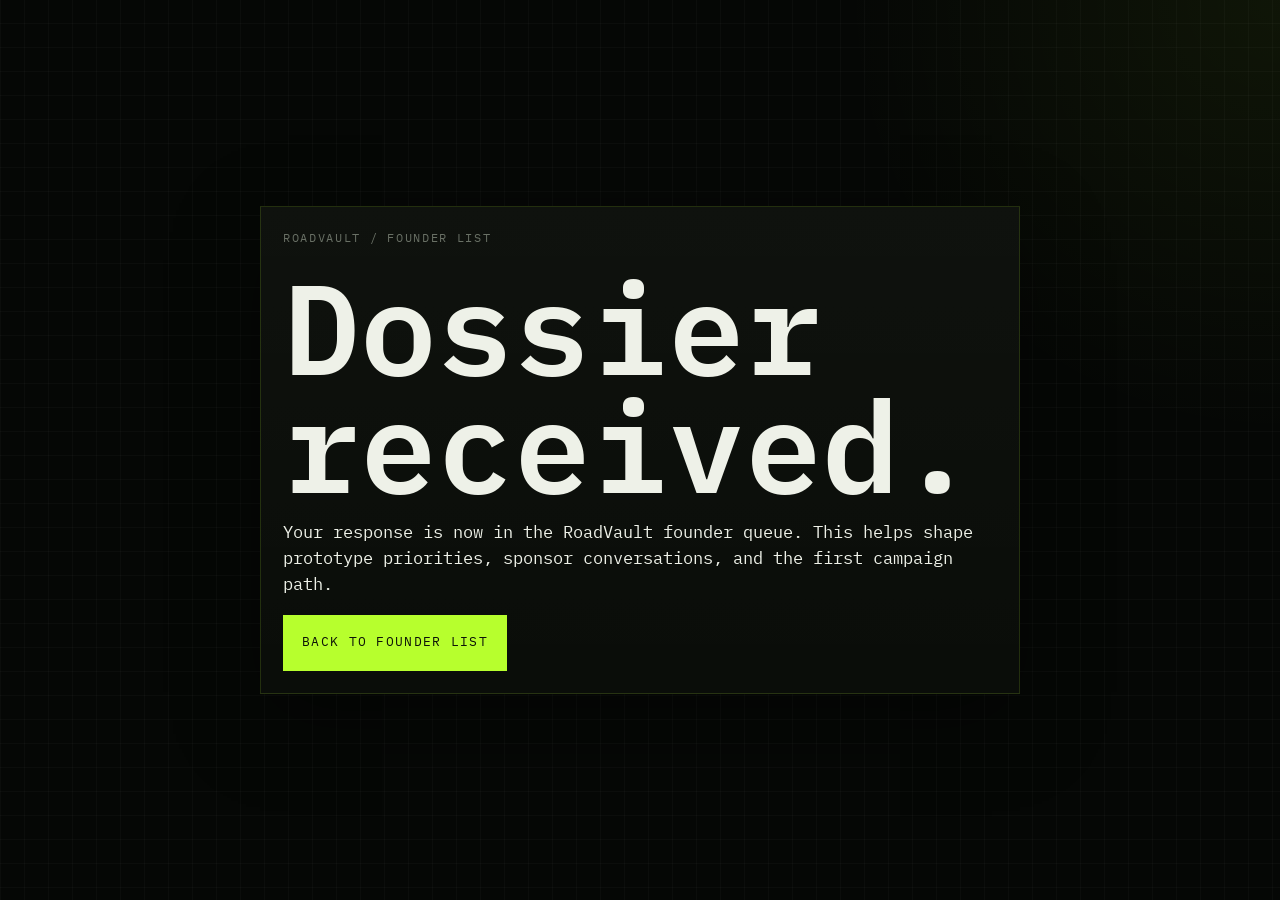
<file: thanks.html>
<!doctype html>
<html lang="en">
  <head>
    <meta charset="utf-8" />
    <meta name="viewport" content="width=device-width, initial-scale=1" />
    <title>RoadVault | Dossier Received</title>
    <meta
      name="description"
      content="Your RoadVault founder-interest dossier has been received."
    />
    <link rel="preconnect" href="https://fonts.googleapis.com" />
    <link rel="preconnect" href="https://fonts.gstatic.com" crossorigin />
    <link
      href="https://fonts.googleapis.com/css2?family=Bricolage+Grotesque:wght@500;600;700;800&family=IBM+Plex+Mono:wght@400;500;600&family=Source+Serif+4:opsz,wght@8..60,500;8..60,650&display=swap"
      rel="stylesheet"
    />
    <link rel="stylesheet" href="styles.css" />
  </head>
  <body>
    <main class="thanks-page">
      <section class="thanks-card">
        <p class="section-index">RoadVault / founder list</p>
        <h1>Dossier received.</h1>
        <p>
          Your response is now in the RoadVault founder queue. This helps shape
          prototype priorities, sponsor conversations, and the first campaign
          path.
        </p>
        <a class="primary-action thanks-link" href="Founder List.html">Back to Founder List</a>
      </section>
    </main>
  </body>
</html>
</file>
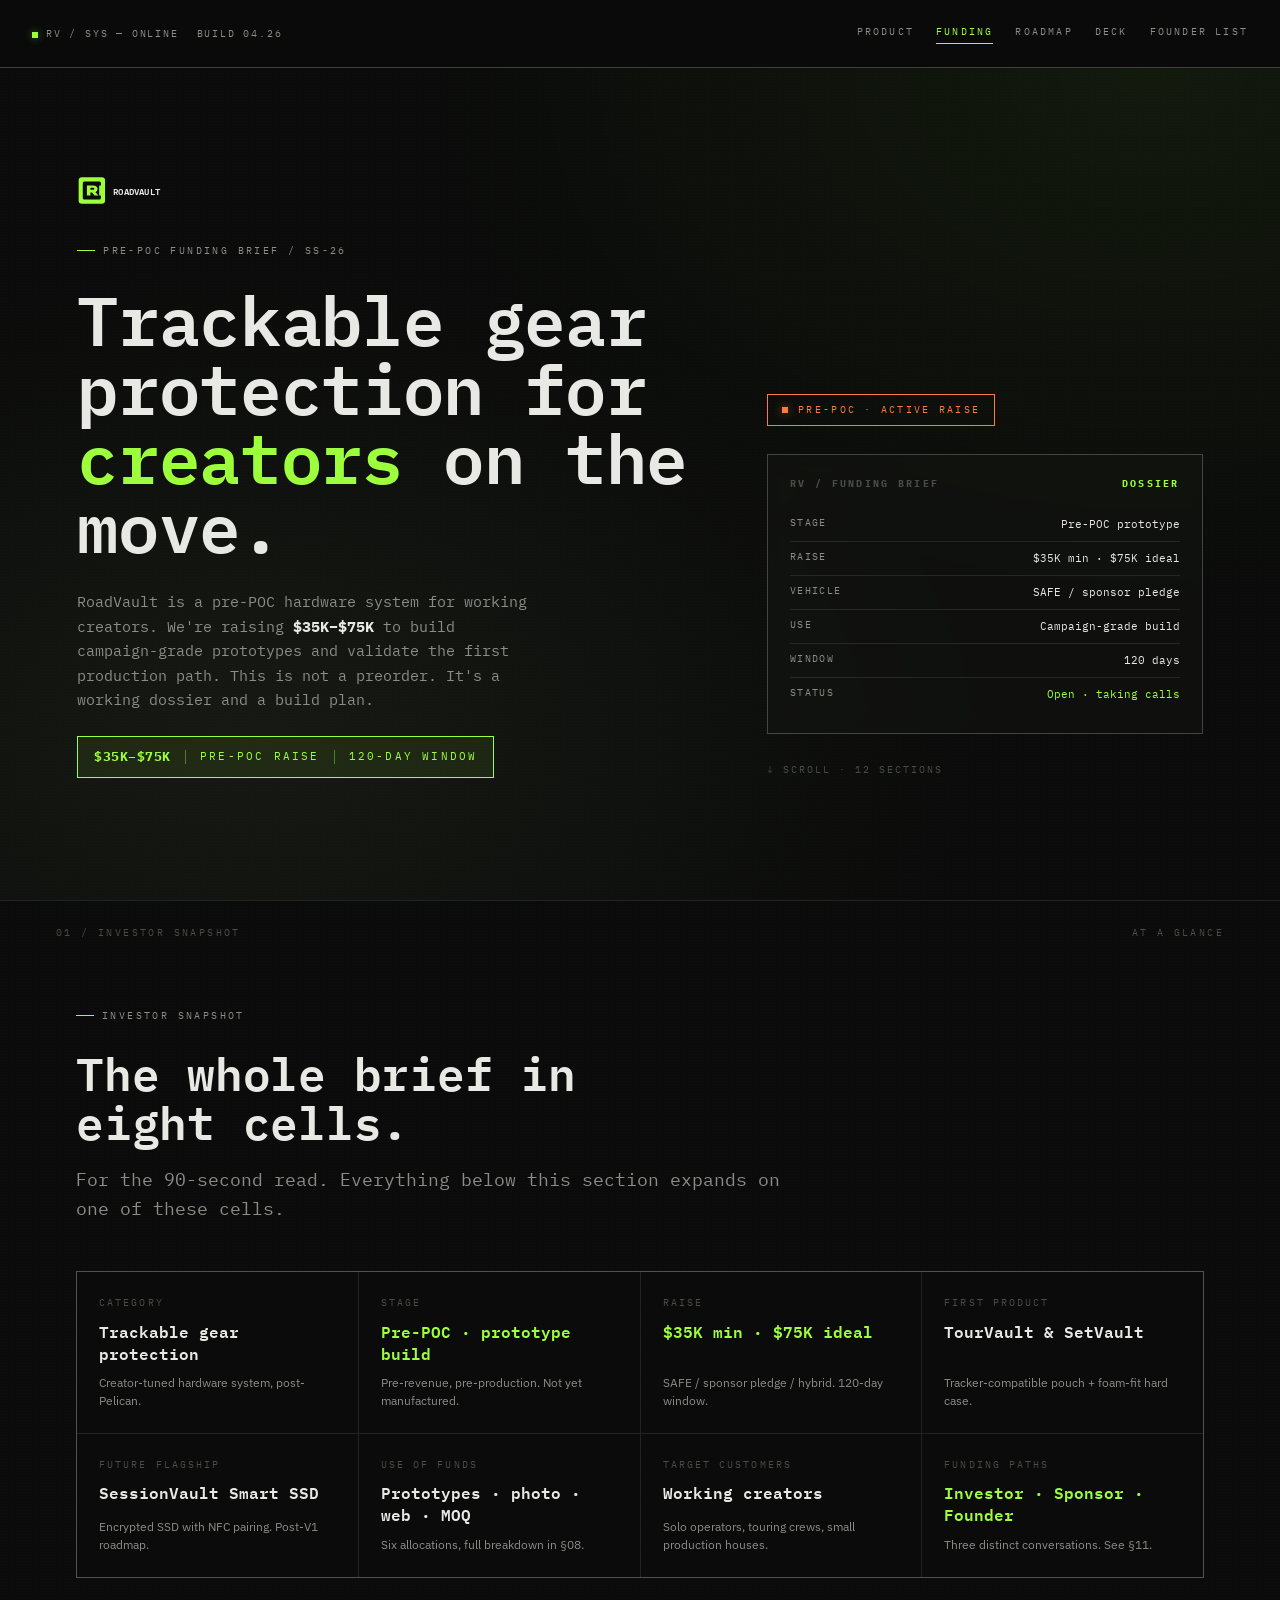
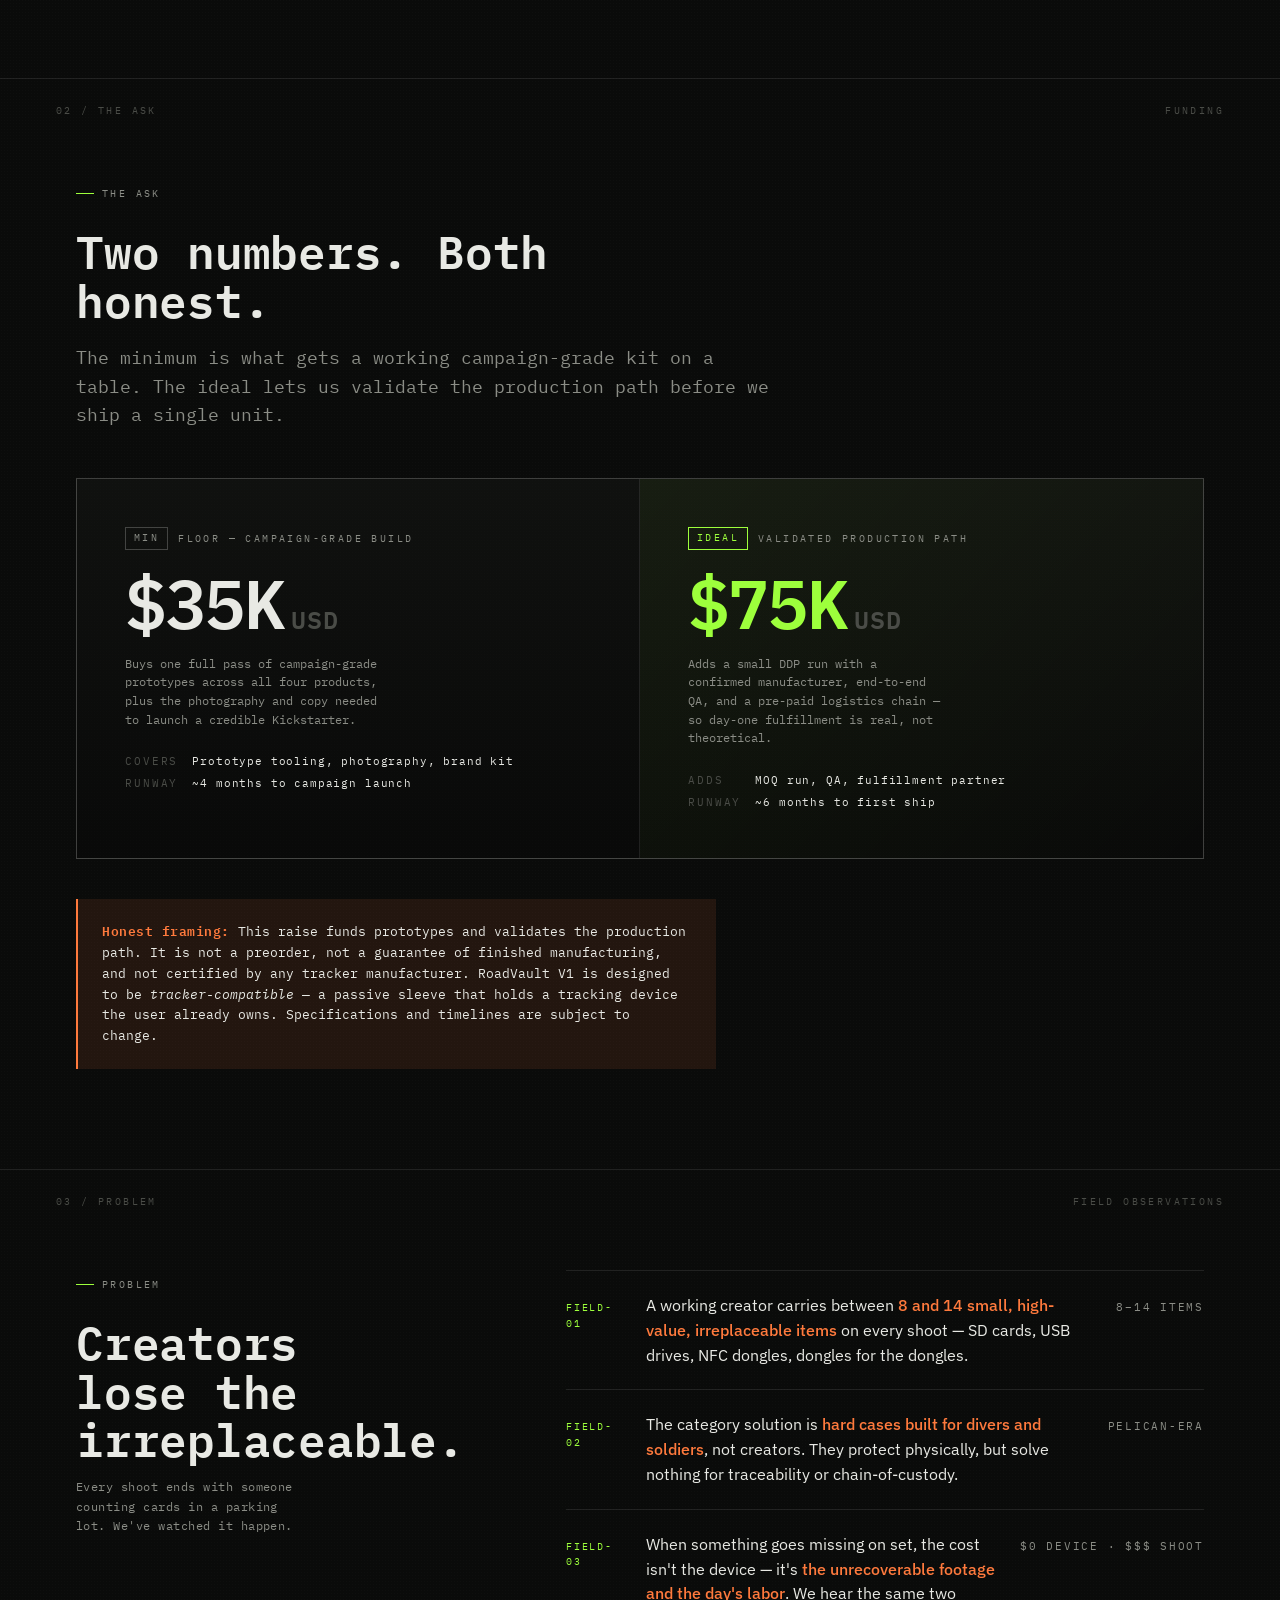
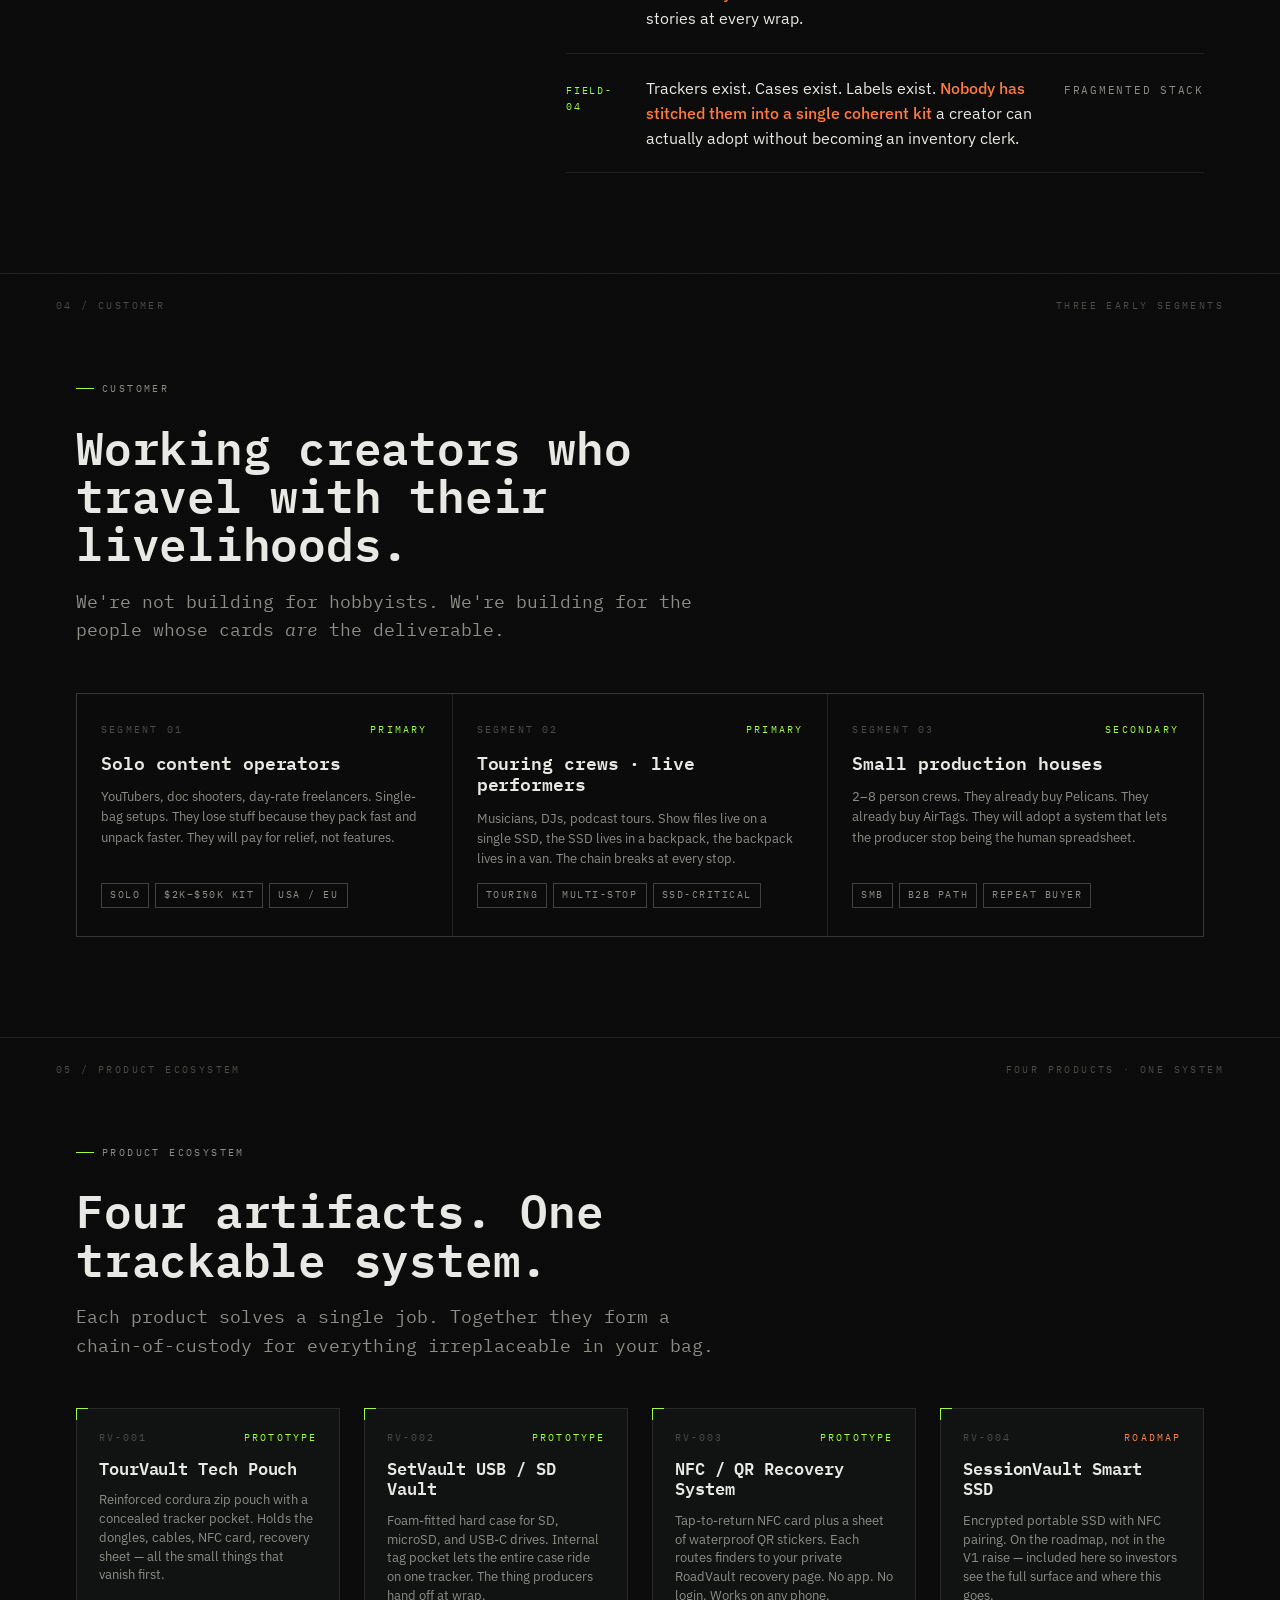
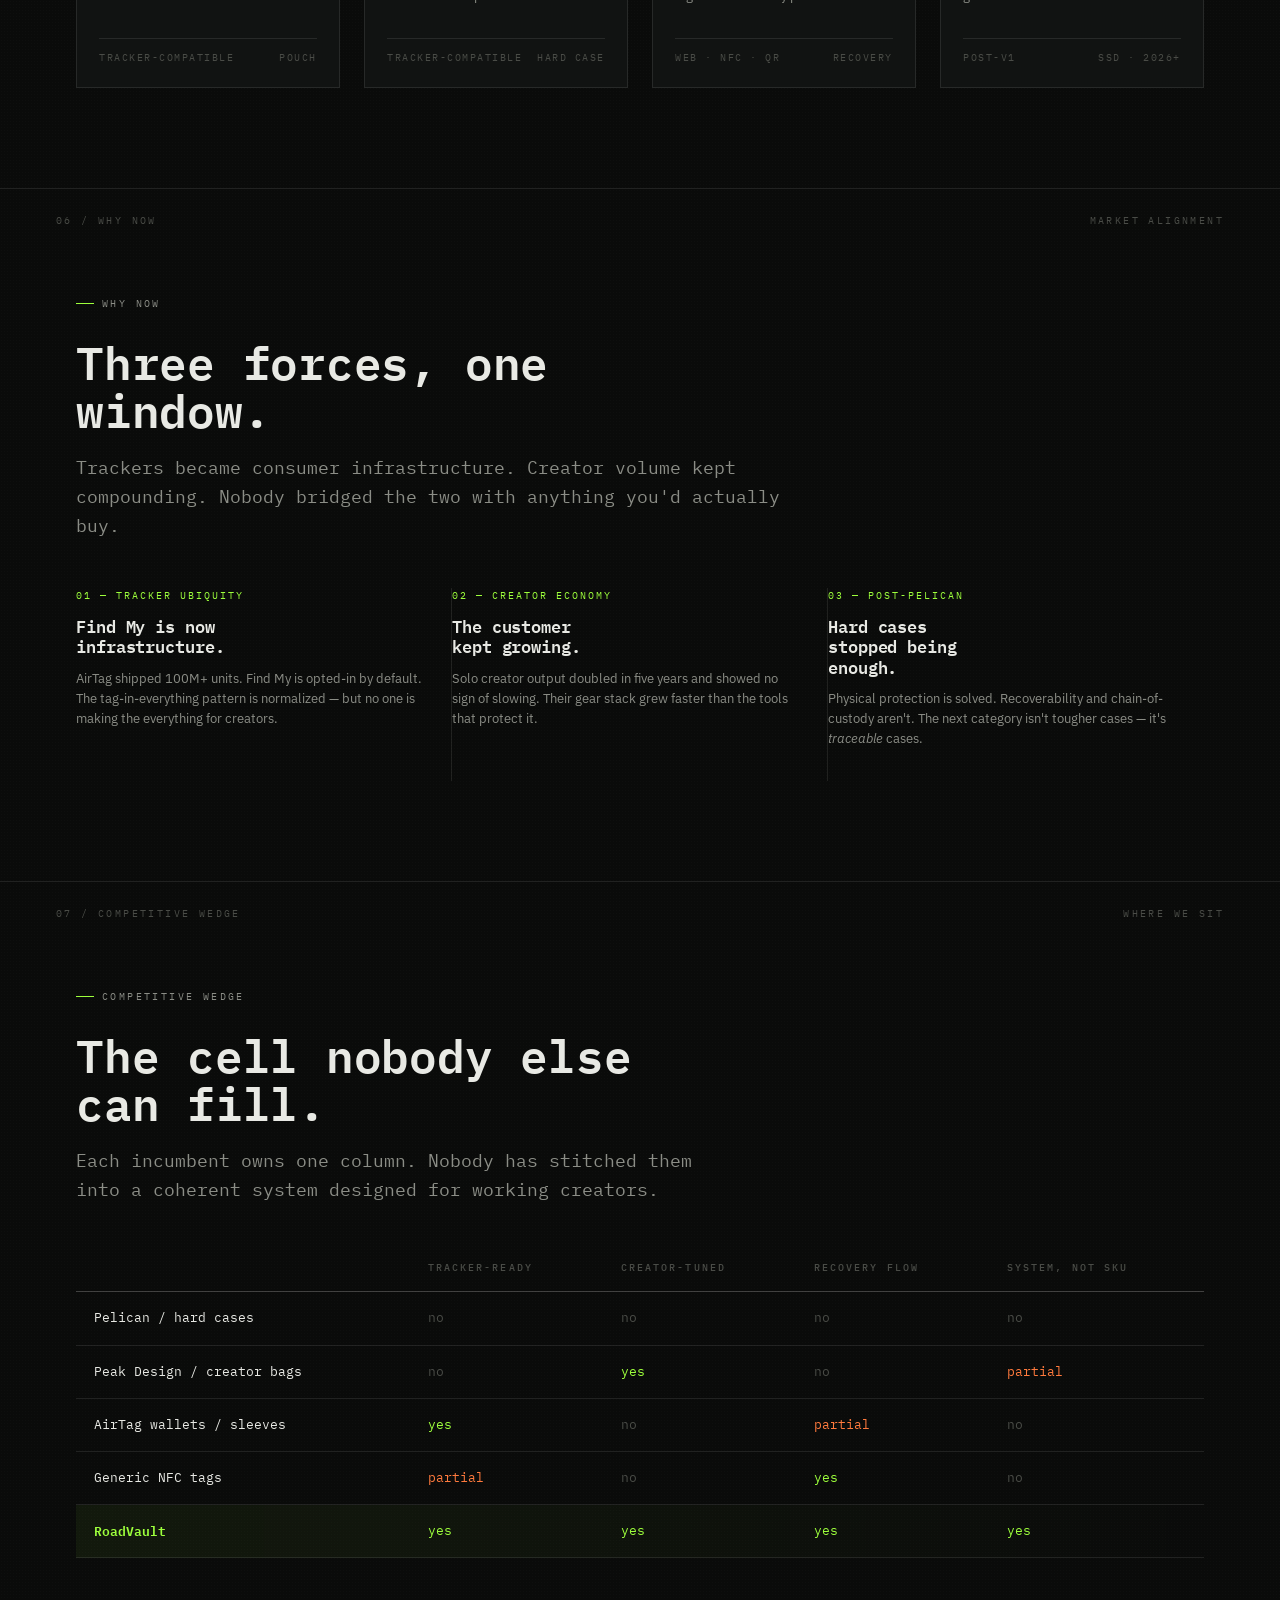
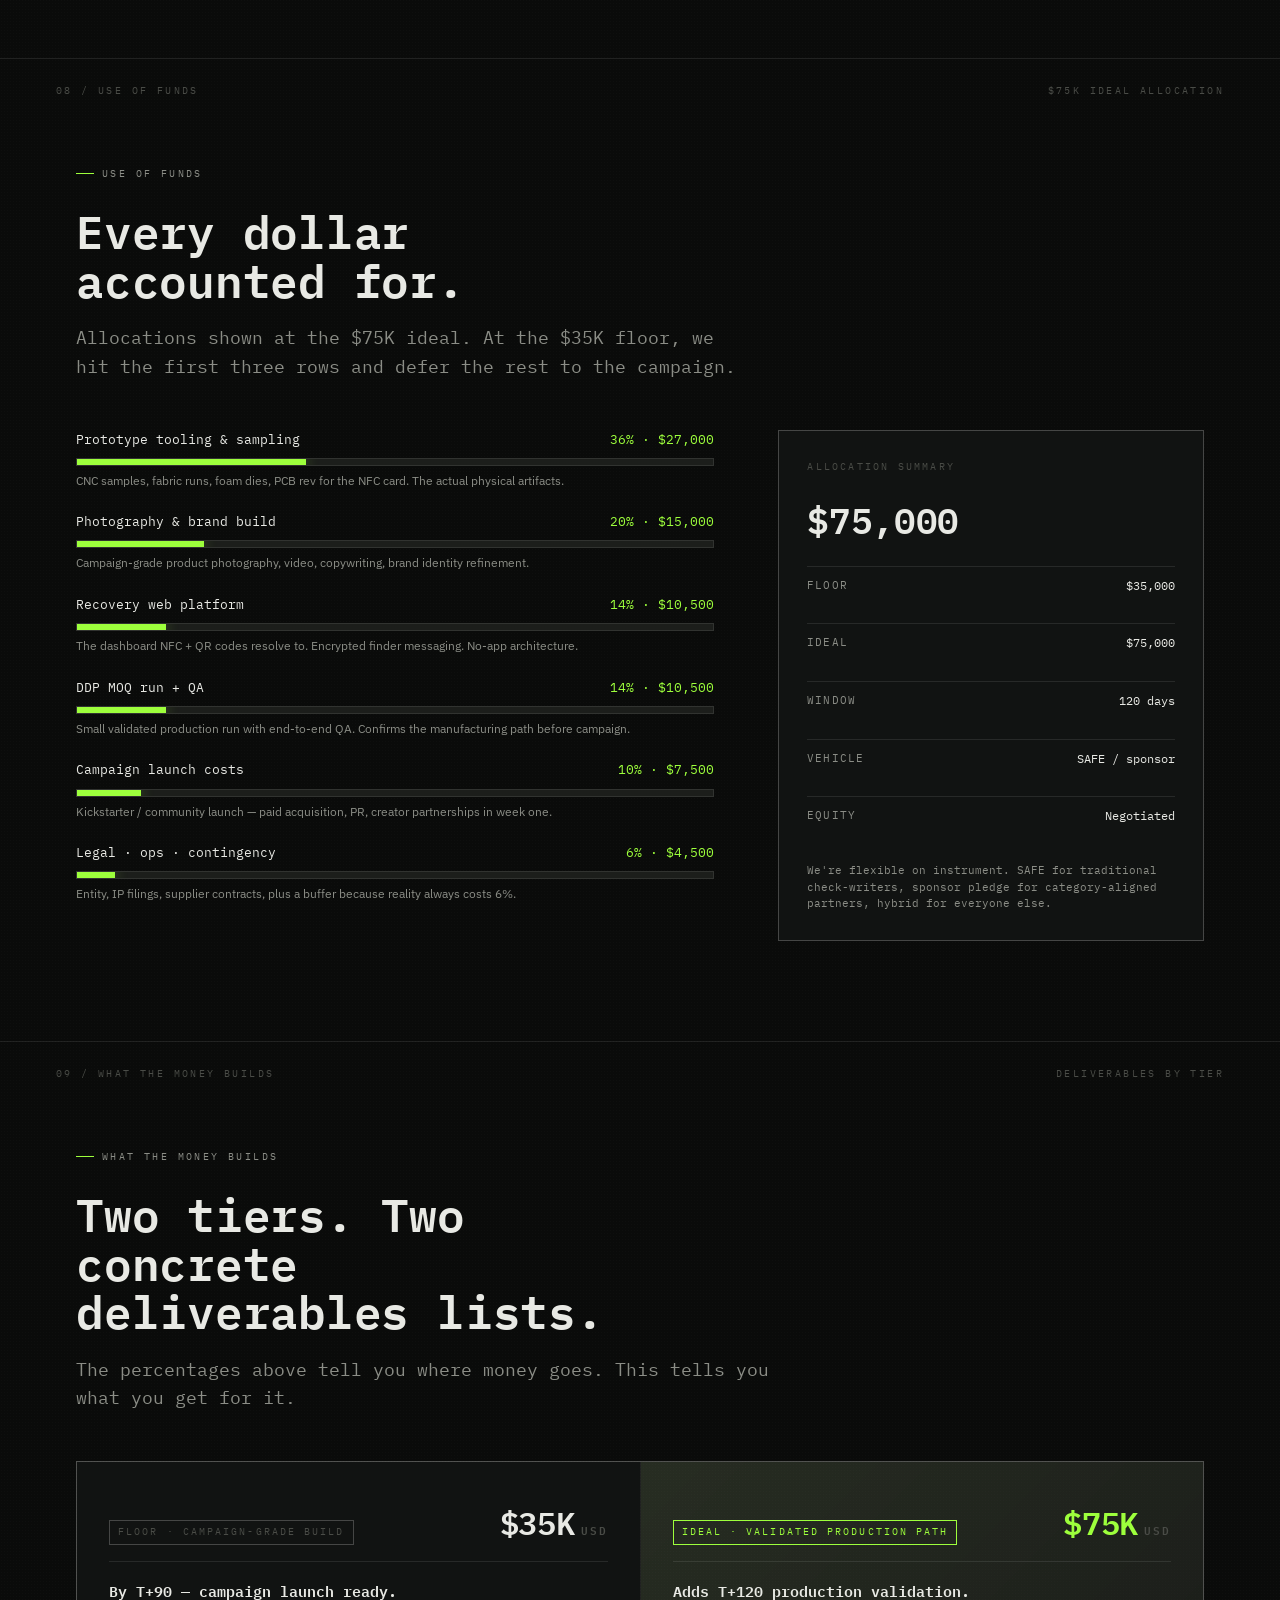
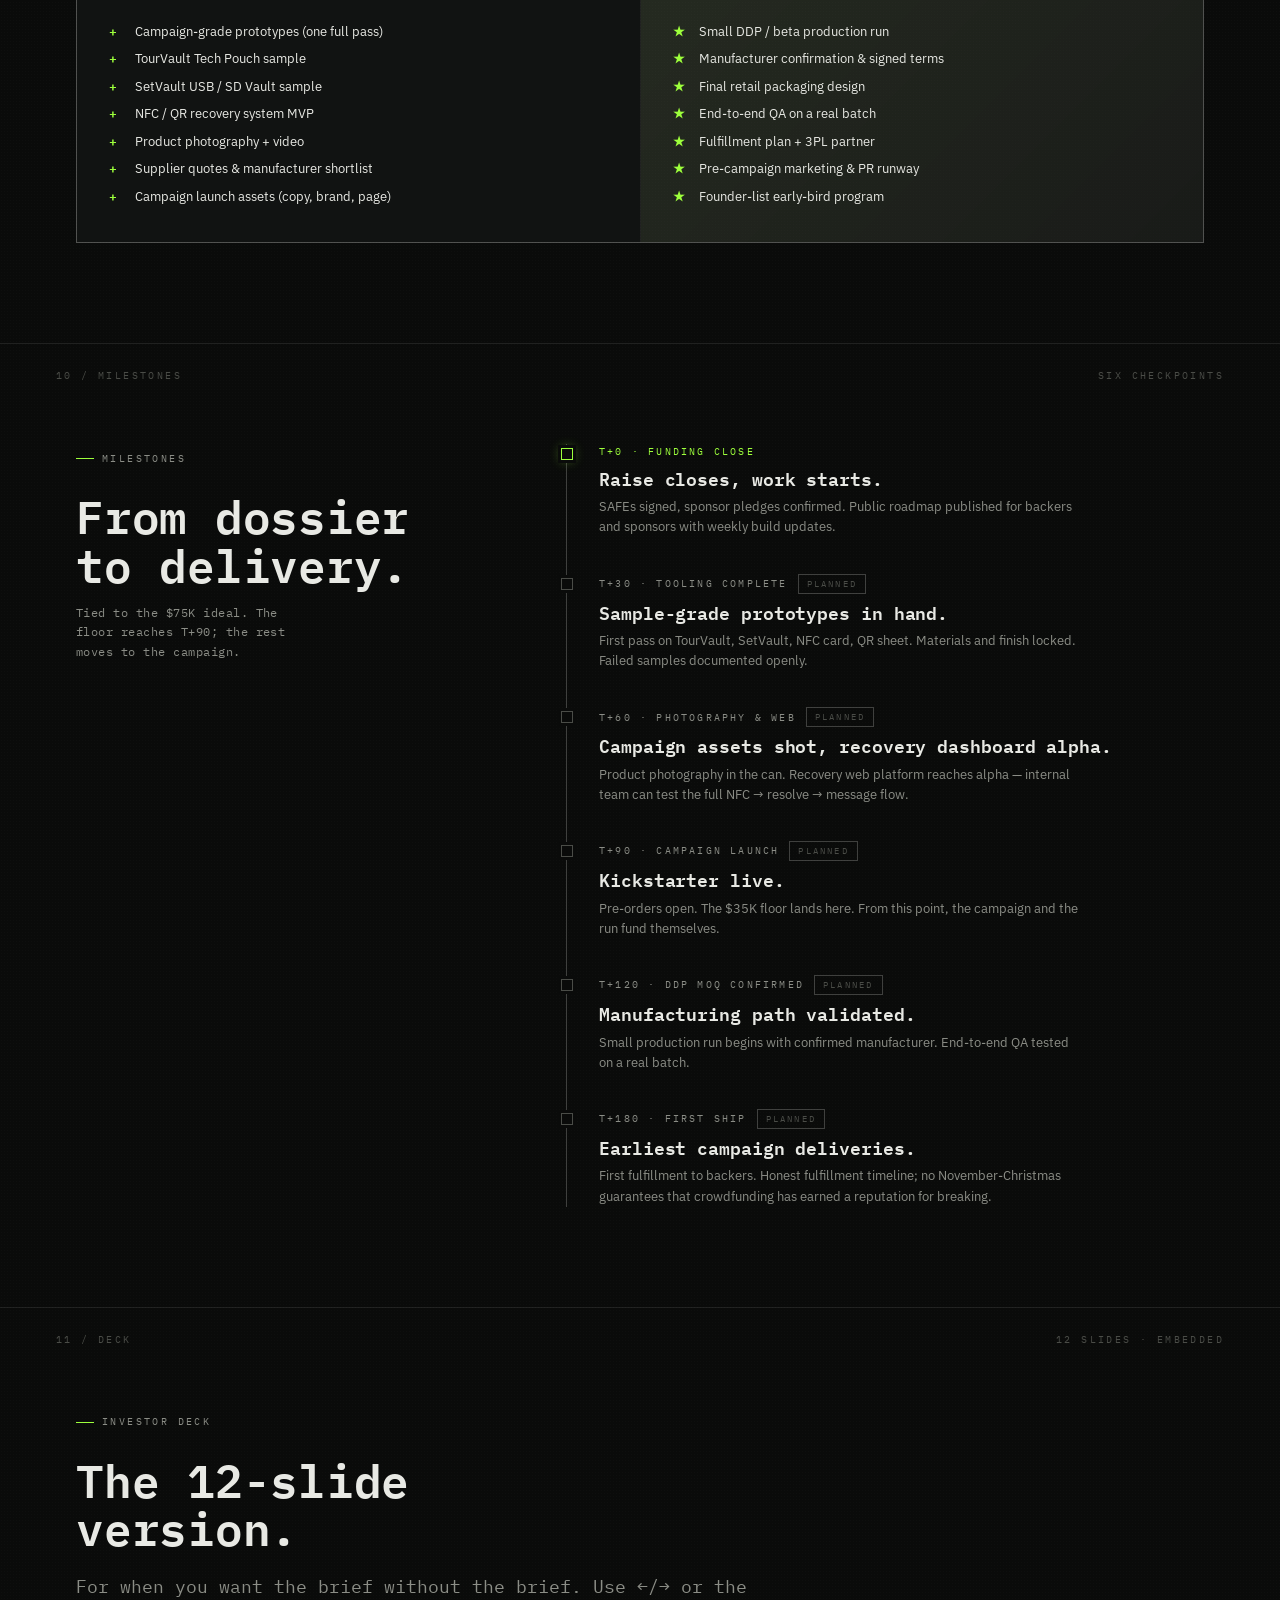
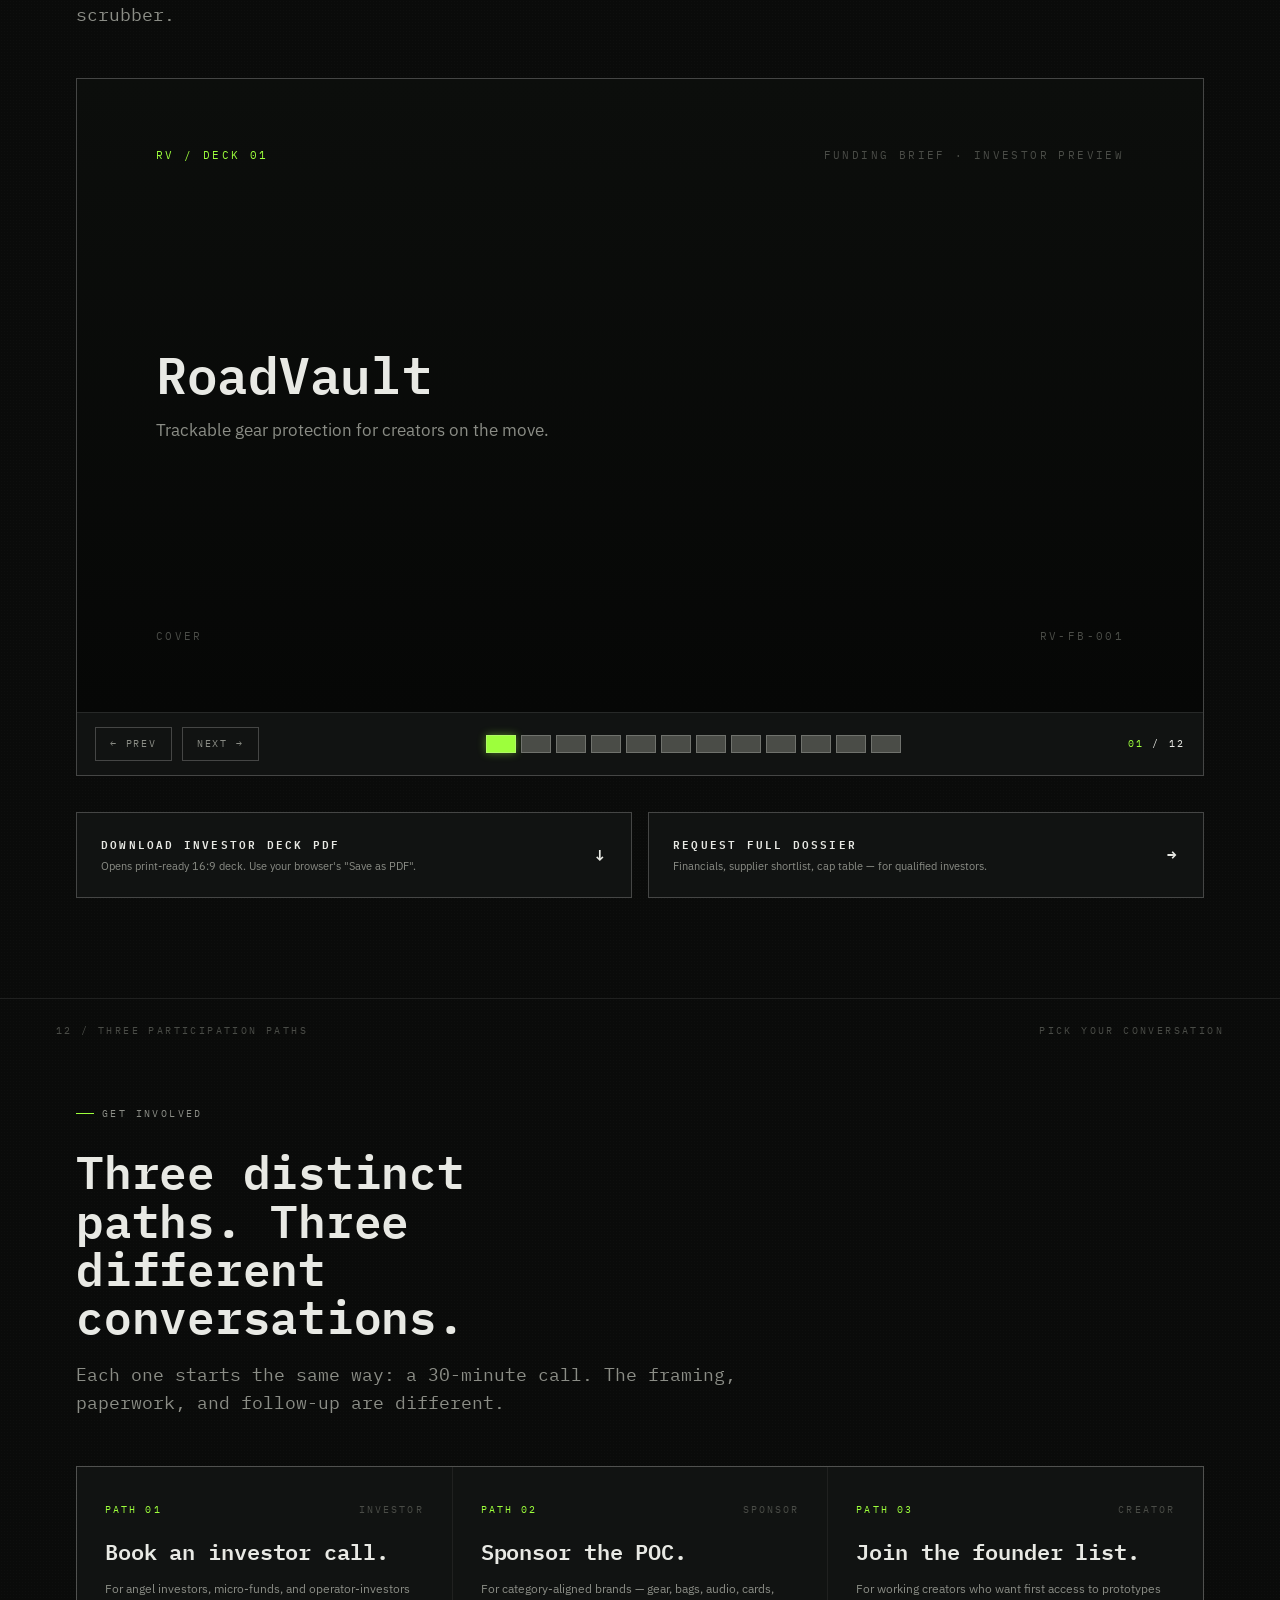
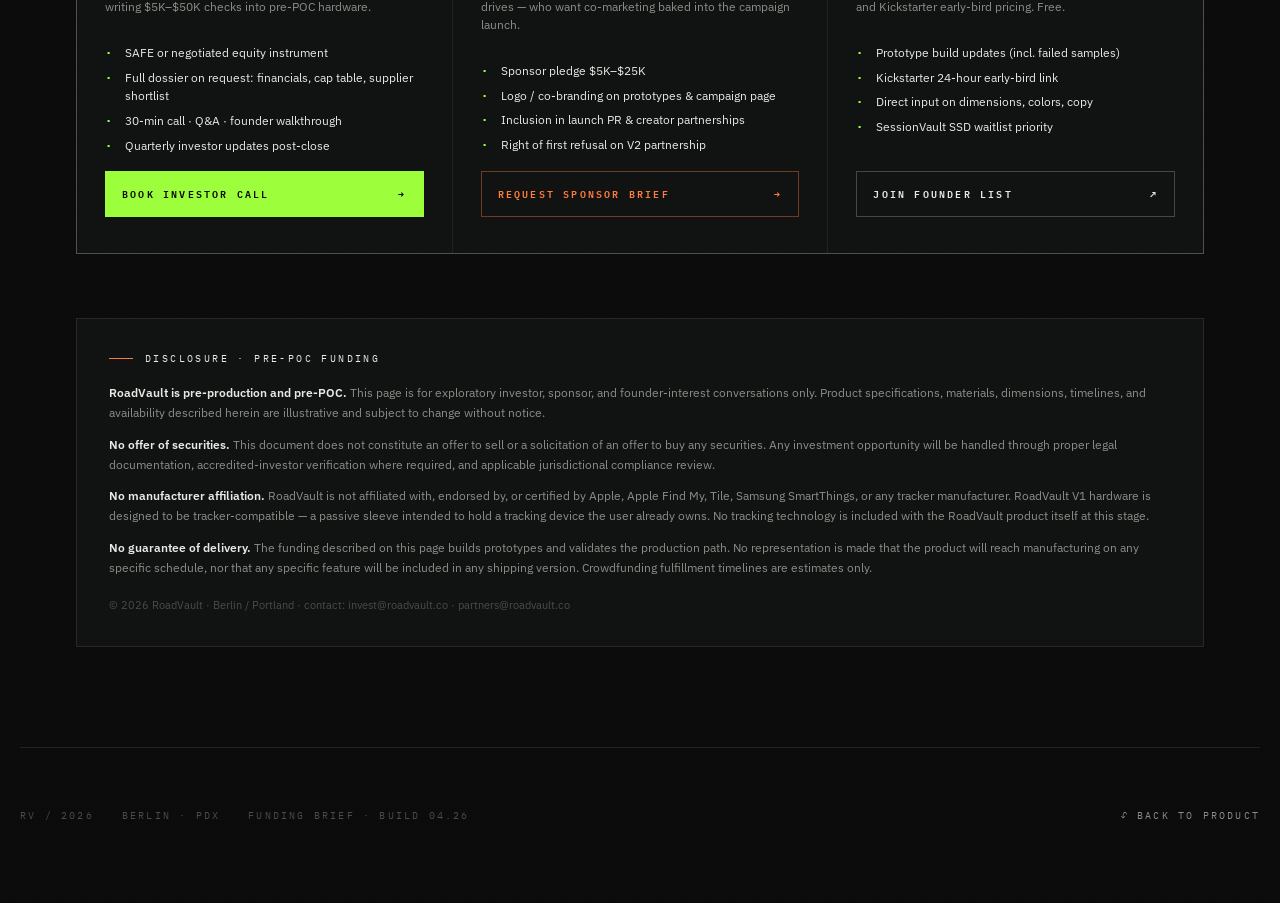
<file: Whitepaper.html>
<!doctype html>
<html lang="en">
<head>
<meta charset="utf-8" />
<meta name="viewport" content="width=device-width,initial-scale=1" />
<title>RoadVault — Whitepaper / Pre-POC Dossier</title>
<link rel="preconnect" href="https://fonts.googleapis.com">
<link rel="preconnect" href="https://fonts.gstatic.com" crossorigin>
<link href="https://fonts.googleapis.com/css2?family=IBM+Plex+Mono:wght@300;400;500;600;700&family=IBM+Plex+Sans:wght@400;500;600&display=swap" rel="stylesheet">
<style>
:root {
  --bg: #0a0b0a;
  --bg-2: #111312;
  --bg-3: #161816;
  --graphite: #1c1e1b;
  --olive: #4a513a;
  --olive-dim: #2e3329;
  --ink: #e8e9e4;
  --ink-dim: #8b8d86;
  --ink-faint: #4a4c47;
  --hair: rgba(232, 233, 228, 0.10);
  --hair-strong: rgba(232, 233, 228, 0.24);
  --accent: #9dff3c;       /* safety green */
  --accent-glow: rgba(157, 255, 60, 0.45);
  --accent-soft: rgba(157, 255, 60, 0.08);
  --orange: #ff7a3d;       /* safety orange */
  --orange-soft: rgba(255, 122, 61, 0.10);
  --mono: 'IBM Plex Mono', ui-monospace, SFMono-Regular, Menlo, monospace;
  --sans: 'IBM Plex Sans', system-ui, -apple-system, sans-serif;
}

*, *::before, *::after { box-sizing: border-box; }
html, body { margin: 0; padding: 0; }
body {
  background: var(--bg);
  color: var(--ink);
  font-family: var(--mono);
  font-size: 14px;
  line-height: 1.55;
  -webkit-font-smoothing: antialiased;
  overflow-x: hidden;
  /* faint paper grain */
  background-image:
    radial-gradient(rgba(232,233,228,0.018) 1px, transparent 1px);
  background-size: 3px 3px;
}
a { color: inherit; text-decoration: none; }
button { font: inherit; color: inherit; background: none; border: 0; padding: 0; cursor: pointer; }

/* ============ TOP HUD / NAV ============ */
.hud { position: fixed; inset: 0; pointer-events: none; z-index: 60; }
.hud .corner { position:absolute; width:18px; height:18px; border:1px solid var(--hair-strong); }
.hud .corner.tl { top:14px; left:14px; border-right:0; border-bottom:0; }
.hud .corner.tr { top:14px; right:14px; border-left:0; border-bottom:0; }
.hud .corner.bl { bottom:14px; left:14px; border-right:0; border-top:0; }
.hud .corner.br { bottom:14px; right:14px; border-left:0; border-top:0; }
.hud-bar {
  position:absolute; left:32px; right:32px;
  display:flex; justify-content:space-between; align-items:center;
  font-size:10px; letter-spacing:0.18em; text-transform:uppercase;
  color: var(--ink-dim);
  pointer-events: auto;
}
.hud-bar.top { top: 22px; }
.hud-bar.bot {
  bottom: 0; padding: 14px 0;
  pointer-events:none;
  background: linear-gradient(180deg, rgba(10,11,10,0) 0%, rgba(10,11,10,0.92) 40%, rgba(10,11,10,0.96) 100%);
  backdrop-filter: blur(6px);
}
.hud-bar .dot {
  display:inline-block; width:6px; height:6px;
  background: var(--accent); margin-right:8px; vertical-align:middle;
  box-shadow: 0 0 8px var(--accent-glow);
  animation: dot-pulse 2s infinite;
}
@keyframes dot-pulse { 0%,100%{opacity:1} 50%{opacity:0.35} }

.nav-top { display:flex; gap:22px; }
.nav-top a {
  font-size:10px; letter-spacing:0.22em; text-transform:uppercase;
  color: var(--ink-dim);
  padding-bottom:3px; border-bottom:1px solid transparent;
  transition: color .2s, border-color .2s;
  white-space: nowrap;
}
.nav-top a:hover { color: var(--ink); }
.nav-top a.is-active { color: var(--accent); border-bottom-color: var(--accent); }

@media (max-width: 760px) {
  .hud-bar { left:14px; right:14px; font-size:9px; }
  .hud-bar.top { flex-wrap: wrap; gap:10px; }
  .nav-top { gap:14px; }
}

/* ============ SHELL ============ */
.wrap { max-width: 1240px; margin: 0 auto; padding: 0 56px; }
@media (max-width: 760px) { .wrap { padding: 0 20px; } }

/* spacing rhythm */
section { padding: 100px 0; border-top: 1px solid var(--hair); position: relative; }
section:first-of-type { border-top: 0; }
section .sec-num {
  position:absolute; top: 36px; left: 56px;
  font-size: 10px; letter-spacing: 0.24em; color: var(--ink-faint); text-transform: uppercase;
}
section .sec-meta {
  position:absolute; top: 36px; right: 56px;
  font-size: 10px; letter-spacing: 0.24em; color: var(--ink-faint); text-transform: uppercase;
}
@media (max-width: 760px) {
  section { padding: 64px 0; }
  section .sec-num { left: 20px; top: 22px; }
  section .sec-meta { right: 20px; top: 22px; }
}

.eyebrow {
  display:inline-flex; align-items:center; gap:8px;
  font-size:10px; letter-spacing:0.24em; text-transform:uppercase;
  color: var(--ink-dim);
  margin-bottom: 26px;
}
.eyebrow::before {
  content:""; width:18px; height:1px; background: var(--accent);
}

h1, h2, h3 { font-family: var(--mono); margin: 0; font-weight: 600; letter-spacing: -0.005em; }
h1 { font-size: clamp(36px, 5.4vw, 84px); line-height: 1.0; }
h2 { font-size: clamp(28px, 3.6vw, 48px); line-height: 1.05; }
h3 { font-size: clamp(16px, 1.6vw, 22px); line-height: 1.2; }
p { margin: 0; }

.lede { font-size: clamp(15px, 1.4vw, 18px); color: var(--ink-dim); max-width: 64ch; line-height: 1.6; }

/* ============ HERO ============ */
.hero {
  min-height: 100vh;
  padding: 140px 0 100px;
  display: flex; align-items: center;
  position: relative;
  overflow: hidden;
}
.hero::before {
  /* subtle olive vignette */
  content:"";
  position:absolute; inset:0;
  background:
    radial-gradient(ellipse at 20% 80%, rgba(74,81,58,0.20), transparent 50%),
    radial-gradient(ellipse at 90% 0%, rgba(157,255,60,0.06), transparent 45%);
  pointer-events:none;
}
.hero-grid {
  display: grid;
  grid-template-columns: 1.4fr 1fr;
  gap: 80px;
  align-items: end;
  position: relative;
  z-index: 1;
}
.hero h1 { font-weight: 600; }
.hero h1 .strike { color: var(--ink-faint); text-decoration: line-through; text-decoration-thickness: 2px; }
.hero h1 .accent { color: var(--accent); }
.hero h1 .orange { color: var(--orange); }
.hero .tagline {
  margin-top: 28px;
  color: var(--ink-dim);
  font-size: clamp(14px, 1.2vw, 16px);
  max-width: 50ch;
  line-height: 1.6;
}
.hero-side {
  display: flex; flex-direction: column; gap: 28px;
  font-size: 11px;
}
.hero-side .doc-card {
  border: 1px solid var(--hair-strong);
  background: rgba(20,22,19,0.55);
  backdrop-filter: blur(6px);
  padding: 22px;
}
.hero-side .doc-card h4 {
  margin: 0 0 16px;
  font-size: 9.5px; letter-spacing: 0.24em; text-transform: uppercase;
  color: var(--ink-faint);
  display: flex; justify-content: space-between;
}
.hero-side .doc-card h4::after {
  content: "DOSSIER"; color: var(--accent);
}
.hero-side .doc-card .row { display: flex; justify-content: space-between; padding: 8px 0; border-top: 1px solid var(--hair); font-size: 11px; }
.hero-side .doc-card .row:first-of-type { border-top: 0; }
.hero-side .doc-card .row span:first-child { color: var(--ink-dim); letter-spacing: 0.14em; text-transform: uppercase; font-size: 9.5px; }
.hero-side .doc-card .row span:last-child { color: var(--ink); }
.hero-side .stamp {
  display: inline-flex; align-items: center; gap: 10px;
  border: 1px solid var(--orange); color: var(--orange);
  padding: 8px 14px;
  font-size: 9.5px; letter-spacing: 0.24em; text-transform: uppercase;
  align-self: flex-start;
}
.hero-side .stamp::before {
  content: ""; width: 6px; height: 6px; background: var(--orange);
  box-shadow: 0 0 8px rgba(255,122,61,0.55);
}

@media (max-width: 900px) {
  .hero { min-height: auto; padding: 120px 0 60px; }
  .hero-grid { grid-template-columns: 1fr; gap: 40px; }
}

/* ============ ASK ============ */
.ask-wrap {
  display: grid;
  grid-template-columns: 1fr 1fr;
  gap: 0;
  border: 1px solid var(--hair-strong);
  background: linear-gradient(180deg, rgba(20,22,19,0.6), rgba(8,9,8,0.6));
}
.ask-tile {
  padding: 48px;
  border-right: 1px solid var(--hair);
  position: relative;
}
.ask-tile:last-child { border-right: 0; }
.ask-tile.ideal {
  background: linear-gradient(135deg, rgba(157,255,60,0.05), rgba(157,255,60,0.0));
}
.ask-tile .label {
  font-size: 10px; letter-spacing: 0.24em; text-transform: uppercase;
  color: var(--ink-dim);
  margin-bottom: 18px;
  display:flex; align-items:center; gap:10px;
}
.ask-tile .label .pill {
  border: 1px solid var(--hair-strong);
  padding: 3px 8px; font-size: 9.5px;
}
.ask-tile.ideal .label .pill { border-color: var(--accent); color: var(--accent); }
.ask-tile .num {
  font-size: clamp(48px, 5.4vw, 88px);
  line-height: 1;
  font-weight: 600;
  letter-spacing: -0.02em;
}
.ask-tile.ideal .num { color: var(--accent); }
.ask-tile .num small {
  font-size: 0.36em; color: var(--ink-faint); letter-spacing: 0.04em;
  margin-left: 8px;
}
.ask-tile .desc {
  margin-top: 18px;
  font-size: 12px; line-height: 1.55; color: var(--ink-dim);
  max-width: 36ch;
}
.ask-tile .runway {
  margin-top: 24px;
  display: grid; grid-template-columns: auto 1fr; gap: 6px 14px;
  font-size: 10.5px; letter-spacing: 0.08em;
}
.ask-tile .runway .k { color: var(--ink-faint); text-transform: uppercase; letter-spacing: 0.18em; }

.ask-honest {
  margin-top: 40px;
  padding: 22px 24px;
  border-left: 2px solid var(--orange);
  background: var(--orange-soft);
  color: var(--ink);
  font-size: 13px; line-height: 1.6;
  max-width: 80ch;
}
.ask-honest strong { color: var(--orange); letter-spacing: 0.04em; font-weight: 600; }

@media (max-width: 760px) {
  .ask-wrap { grid-template-columns: 1fr; }
  .ask-tile { border-right: 0; border-bottom: 1px solid var(--hair); padding: 32px; }
  .ask-tile:last-child { border-bottom: 0; }
}

/* ============ TWO-COL CONTENT ============ */
.two-col {
  display: grid;
  grid-template-columns: 0.9fr 1.4fr;
  gap: 80px;
  align-items: start;
}
.two-col h2 { max-width: 12ch; }
.two-col .sub-lede {
  margin-top: 14px;
  color: var(--ink-dim);
  font-size: 12px;
  max-width: 32ch;
  letter-spacing: 0.04em;
  line-height: 1.6;
}
@media (max-width: 900px) {
  .two-col { grid-template-columns: 1fr; gap: 36px; }
}

/* ============ PROBLEM ============ */
.prob-list { list-style: none; margin: 0; padding: 0; }
.prob-list li {
  display: grid;
  grid-template-columns: 56px 1fr auto;
  gap: 24px;
  padding: 22px 0;
  border-top: 1px solid var(--hair);
  align-items: baseline;
}
.prob-list li:last-child { border-bottom: 1px solid var(--hair); }
.prob-list .k { color: var(--accent); font-size: 10px; letter-spacing: 0.18em; }
.prob-list .body { font-family: var(--sans); font-size: 16px; line-height: 1.55; color: var(--ink); }
.prob-list .body strong { color: var(--orange); font-weight: 500; }
.prob-list .stat { color: var(--ink-dim); font-size: 11px; letter-spacing: 0.16em; text-transform: uppercase; }

/* ============ CUSTOMER ============ */
.cust-grid {
  display: grid;
  grid-template-columns: repeat(3, 1fr);
  gap: 1px;
  background: var(--hair);
  border: 1px solid var(--hair);
}
.cust-tile {
  background: var(--bg);
  padding: 28px 24px;
  display: flex; flex-direction: column; gap: 14px;
  min-height: 240px;
}
.cust-tile .seg {
  font-size: 10px; letter-spacing: 0.22em; text-transform: uppercase;
  color: var(--ink-faint);
  display:flex; justify-content:space-between;
}
.cust-tile .seg .n { color: var(--accent); }
.cust-tile h3 { font-size: 18px; }
.cust-tile p { font-family: var(--sans); font-size: 13px; color: var(--ink-dim); line-height: 1.55; }
.cust-tile .tags { display: flex; flex-wrap: wrap; gap: 6px; margin-top: auto; }
.cust-tile .tag {
  font-size: 9.5px; letter-spacing: 0.16em; text-transform: uppercase;
  border: 1px solid var(--hair-strong);
  padding: 4px 8px;
  color: var(--ink-dim);
}
@media (max-width: 760px) { .cust-grid { grid-template-columns: 1fr; } }

/* ============ ECOSYSTEM ============ */
.eco-grid {
  display: grid;
  grid-template-columns: repeat(4, 1fr);
  gap: 24px;
}
.eco-card {
  border: 1px solid var(--hair);
  padding: 22px;
  position: relative;
  display: flex; flex-direction: column; gap: 12px;
  min-height: 280px;
  background: var(--bg-2);
  transition: border-color .25s, transform .25s;
}
.eco-card:hover { border-color: var(--accent); transform: translateY(-2px); }
.eco-card .corner {
  position: absolute; top: -1px; left: -1px;
  width: 12px; height: 12px;
  border: 1px solid var(--accent);
  border-right: 0; border-bottom: 0;
}
.eco-card .id-line {
  display: flex; justify-content: space-between;
  font-size: 9.5px; letter-spacing: 0.22em; text-transform: uppercase;
  color: var(--ink-faint);
}
.eco-card .id-line .stat-active { color: var(--accent); }
.eco-card .id-line .stat-roadmap { color: var(--orange); }
.eco-card h3 { font-size: 17px; }
.eco-card p { font-family: var(--sans); font-size: 12.5px; color: var(--ink-dim); line-height: 1.5; }
.eco-card .footer-meta {
  margin-top: auto;
  font-size: 9.5px; letter-spacing: 0.16em; text-transform: uppercase;
  color: var(--ink-faint);
  border-top: 1px solid var(--hair);
  padding-top: 12px;
  display: flex; justify-content: space-between;
}
@media (max-width: 1000px) { .eco-grid { grid-template-columns: repeat(2, 1fr); } }
@media (max-width: 540px)  { .eco-grid { grid-template-columns: 1fr; } }

/* ============ WHY NOW ============ */
.why-grid { display: grid; grid-template-columns: repeat(3, 1fr); gap: 0; }
.why-cell {
  padding: 32px 28px 32px 0;
  border-top: 1px solid var(--hair);
  border-right: 1px solid var(--hair);
}
.why-cell:nth-child(3n) { border-right: 0; padding-right: 0; }
.why-cell:nth-child(-n+3) { border-top: 0; padding-top: 0; }
.why-cell .num { color: var(--accent); font-size: 10px; letter-spacing: 0.2em; }
.why-cell h3 { margin-top: 12px; font-size: 17px; max-width: 14ch; }
.why-cell p { font-family: var(--sans); font-size: 13px; color: var(--ink-dim); margin-top: 12px; line-height: 1.55; }
@media (max-width: 800px) {
  .why-grid { grid-template-columns: 1fr; }
  .why-cell { border-right: 0 !important; padding: 28px 0; border-top: 1px solid var(--hair); }
  .why-cell:nth-child(-n+3) { padding-top: 28px; }
  .why-cell:first-child { border-top: 0; padding-top: 0; }
}

/* ============ COMPETITIVE WEDGE ============ */
.wedge-table {
  width: 100%;
  border-collapse: collapse;
  font-size: 13px;
}
.wedge-table th, .wedge-table td {
  padding: 16px 18px;
  border-bottom: 1px solid var(--hair);
  text-align: left;
  vertical-align: middle;
}
.wedge-table th {
  font-size: 9.5px; letter-spacing: 0.22em; text-transform: uppercase;
  color: var(--ink-faint); font-weight: 500;
  border-bottom: 1px solid var(--hair-strong);
}
.wedge-table tbody tr td:first-child { color: var(--ink); }
.wedge-table .yes { color: var(--accent); }
.wedge-table .no  { color: var(--ink-faint); }
.wedge-table .partial { color: var(--orange); }
.wedge-table tbody tr.us {
  background: linear-gradient(90deg, rgba(157,255,60,0.06), rgba(157,255,60,0.0));
}
.wedge-table tbody tr.us td:first-child { color: var(--accent); font-weight: 600; }
@media (max-width: 720px) {
  .wedge-table,
  .wedge-table tbody,
  .wedge-table tr,
  .wedge-table td {
    display: block;
    width: 100%;
  }
  .wedge-table thead { display: none; }
  .wedge-table tbody { display: grid; gap: 14px; }
  .wedge-table tr {
    border: 1px solid var(--hair);
    padding: 14px 14px 10px;
    background: rgba(20,22,19,0.46);
  }
  .wedge-table td {
    padding: 6px 0;
    border-bottom: 0;
    font-size: 11px;
    display: flex;
    justify-content: space-between;
    gap: 16px;
  }
  .wedge-table td:first-child {
    display: block;
    margin-bottom: 8px;
    padding-bottom: 10px;
    border-bottom: 1px solid var(--hair);
    color: var(--ink);
    font-size: 12px;
  }
  .wedge-table td:nth-child(2)::before,
  .wedge-table td:nth-child(3)::before,
  .wedge-table td:nth-child(4)::before,
  .wedge-table td:nth-child(5)::before {
    color: var(--ink-faint);
    letter-spacing: 0.18em;
    text-transform: uppercase;
    font-size: 9px;
  }
  .wedge-table td:nth-child(2)::before { content: "Tracker-ready"; }
  .wedge-table td:nth-child(3)::before { content: "Creator-tuned"; }
  .wedge-table td:nth-child(4)::before { content: "Recovery flow"; }
  .wedge-table td:nth-child(5)::before { content: "System, not SKU"; }
}

/* ============ USE OF FUNDS ============ */
.uof {
  display: grid; grid-template-columns: 1.5fr 1fr; gap: 64px; align-items: start;
}
.uof-bars { display: flex; flex-direction: column; gap: 22px; }
.uof-row { font-family: var(--mono); }
.uof-row .head {
  display: flex; justify-content: space-between; align-items: baseline;
  margin-bottom: 8px;
}
.uof-row .label { font-size: 13px; color: var(--ink); }
.uof-row .pct { font-size: 13px; color: var(--accent); }
.uof-row .bar {
  height: 8px;
  background: var(--graphite);
  border: 1px solid var(--hair);
  position: relative;
  overflow: hidden;
}
.uof-row .bar-fill {
  height: 100%;
  background: var(--accent);
  width: 0;
  transition: width 1.4s cubic-bezier(.2,.8,.2,1);
  box-shadow: 0 0 14px var(--accent-glow);
}
.uof-row .desc { font-family: var(--sans); font-size: 12px; color: var(--ink-dim); margin-top: 6px; }

.uof-summary {
  border: 1px solid var(--hair-strong);
  padding: 28px;
  background: var(--bg-2);
  display: flex; flex-direction: column; gap: 18px;
  position: sticky; top: 80px;
}
.uof-summary .label { font-size: 10px; letter-spacing: 0.22em; text-transform: uppercase; color: var(--ink-faint); }
.uof-summary .total { font-size: 36px; font-weight: 600; letter-spacing: -0.01em; }
.uof-summary .row { display:flex; justify-content: space-between; padding: 10px 0; border-top: 1px solid var(--hair); font-size: 12px; }
.uof-summary .row:first-of-type { border-top: 0; }
.uof-summary .row span:first-child { color: var(--ink-dim); letter-spacing: 0.1em; font-size: 10.5px; text-transform: uppercase; }
@media (max-width: 900px) { .uof { grid-template-columns: 1fr; gap: 36px; } .uof-summary { position: static; } }

/* ============ MILESTONES ============ */
.timeline {
  position: relative;
  padding-left: 32px;
  border-left: 1px solid var(--hair-strong);
  display: flex; flex-direction: column; gap: 36px;
}
.tl-item { position: relative; }
.tl-item::before {
  content:"";
  position:absolute; left: -38px; top: 4px;
  width: 12px; height: 12px;
  background: var(--bg);
  border: 1px solid var(--accent);
  box-shadow: 0 0 0 3px var(--bg), 0 0 12px var(--accent-glow);
}
.tl-item.future::before { border-color: var(--ink-faint); box-shadow: 0 0 0 3px var(--bg); }
.tl-item .when {
  font-size: 10px; letter-spacing: 0.22em; text-transform: uppercase;
  color: var(--accent);
  display: flex; align-items: center; gap: 10px;
}
.tl-item.future .when { color: var(--ink-dim); }
.tl-item.future .when::after { content:"PLANNED"; color: var(--ink-faint); border: 1px solid var(--hair-strong); padding: 2px 8px; font-size: 9px; }
.tl-item h3 { margin-top: 8px; font-size: 18px; }
.tl-item p { font-family: var(--sans); font-size: 13px; color: var(--ink-dim); margin-top: 8px; line-height: 1.55; max-width: 60ch; }

/* ============ DECK ============ */
.deck-frame {
  border: 1px solid var(--hair-strong);
  background: var(--bg-2);
  position: relative;
  overflow: hidden;
}
.deck-stage {
  position: relative;
  aspect-ratio: 16 / 9;
  background: #050605;
  overflow: hidden;
}
.deck-slide {
  position: absolute; inset: 0;
  display: flex; flex-direction: column; justify-content: space-between;
  padding: 6% 7%;
  opacity: 0;
  pointer-events: none;
  transition: opacity 0.5s ease;
  background: linear-gradient(180deg, #0c0e0c, #060706);
}
.deck-slide.is-on { opacity: 1; pointer-events: auto; }
.deck-slide .top {
  display: flex; justify-content: space-between; align-items: flex-start;
  font-size: clamp(9px, 0.85vw, 11px); letter-spacing: 0.22em; text-transform: uppercase;
  color: var(--ink-faint);
}
.deck-slide .top .lf { color: var(--accent); }
.deck-slide .body { display: flex; flex-direction: column; gap: 1.2em; }
.deck-slide h3 {
  font-size: clamp(20px, 2.6vw, 36px);
  line-height: 1.05;
  max-width: 22ch;
}
.deck-slide .copy {
  font-family: var(--sans);
  font-size: clamp(13px, 1.1vw, 15px);
  color: var(--ink-dim);
  max-width: 56ch;
  line-height: 1.55;
}
.deck-slide .stat-row {
  display: flex; gap: 32px; flex-wrap: wrap;
  margin-top: 12px;
}
.deck-slide .stat-row .stat .v {
  font-size: clamp(20px, 2.4vw, 32px); color: var(--accent); font-weight: 600;
}
.deck-slide .stat-row .stat .l {
  font-size: 9.5px; letter-spacing: 0.18em; color: var(--ink-faint); text-transform: uppercase; margin-top: 4px;
}
.deck-slide ul { padding: 0; margin: 0; list-style: none; display: flex; flex-direction: column; gap: 10px; }
.deck-slide ul li {
  font-family: var(--sans);
  display: grid; grid-template-columns: 22px 1fr; gap: 10px;
  font-size: clamp(13px, 1.1vw, 15px); color: var(--ink); line-height: 1.5;
}
.deck-slide ul li::before { content: "▸"; color: var(--accent); font-family: var(--mono); }
.deck-slide .bot {
  display: flex; justify-content: space-between; align-items: flex-end;
  font-size: clamp(9px, 0.85vw, 11px); letter-spacing: 0.22em; color: var(--ink-faint); text-transform: uppercase;
}

.deck-controls {
  display: flex; align-items: center; justify-content: space-between;
  padding: 14px 18px;
  border-top: 1px solid var(--hair);
  font-size: 10px; letter-spacing: 0.22em; text-transform: uppercase;
}
.deck-controls .arrows { display: flex; gap: 10px; }
.deck-controls button {
  border: 1px solid var(--hair-strong);
  padding: 8px 14px;
  color: var(--ink-dim);
  font-size: 10px; letter-spacing: 0.18em; text-transform: uppercase;
  transition: border-color .2s, color .2s, background .2s;
}
.deck-controls button:hover { border-color: var(--accent); color: var(--accent); }
.deck-controls .scrubber { display: flex; gap: 5px; }
.deck-controls .tick {
  width: 10px; height: 2px; background: var(--ink-faint);
  cursor: pointer; transition: background .2s, width .2s;
}
.deck-controls .tick:hover { background: var(--ink-dim); }
.deck-controls .tick.is-on { background: var(--accent); width: 22px; box-shadow: 0 0 8px var(--accent-glow); }
.deck-controls .counter { color: var(--ink); }
.deck-controls .counter span { color: var(--accent); }

/* ============ CTA ============ */
.cta-block {
  border: 1px solid var(--hair-strong);
  padding: 56px 48px;
  background:
    radial-gradient(ellipse at 80% 30%, rgba(157,255,60,0.08), transparent 60%),
    var(--bg-2);
  display: grid;
  grid-template-columns: 1.2fr 1fr;
  gap: 64px;
  align-items: center;
  position: relative;
  overflow: hidden;
}
.cta-block::before {
  content: ""; position: absolute; inset: 0;
  background-image:
    linear-gradient(rgba(157,255,60,0.04) 1px, transparent 1px),
    linear-gradient(90deg, rgba(157,255,60,0.04) 1px, transparent 1px);
  background-size: 40px 40px;
  mask-image: radial-gradient(ellipse at right, black 0%, transparent 70%);
  pointer-events: none;
}
.cta-block .left { position: relative; z-index: 1; }
.cta-block h2 { font-size: clamp(28px, 3.2vw, 44px); }
.cta-block p { font-family: var(--sans); color: var(--ink-dim); margin-top: 18px; max-width: 50ch; font-size: 14px; line-height: 1.6; }

.cta-actions { display: flex; flex-direction: column; gap: 14px; position: relative; z-index: 1; }
.cta-btn {
  display: flex; align-items: center; justify-content: space-between;
  padding: 20px 22px;
  font-size: 11px; letter-spacing: 0.22em; text-transform: uppercase; font-weight: 600;
  cursor: pointer;
  transition: background 0.2s, color 0.2s, border-color 0.2s;
}
.cta-btn.primary {
  background: var(--accent); color: #0a0b0a; border: 1px solid var(--accent);
}
.cta-btn.primary:hover { background: transparent; color: var(--accent); }
.cta-btn.secondary {
  background: transparent; color: var(--ink-dim); border: 1px solid var(--hair-strong);
}
.cta-btn.secondary:hover { color: var(--accent); border-color: var(--accent); }
.cta-btn.tertiary {
  background: transparent; color: var(--orange); border: 1px solid rgba(255,122,61,0.4);
}
.cta-btn.tertiary:hover { background: var(--orange-soft); border-color: var(--orange); }

@media (max-width: 800px) {
  .cta-block { grid-template-columns: 1fr; padding: 36px 28px; gap: 36px; }
}

/* ============ FOOTER ============ */
.foot {
  padding: 60px 0 80px;
  border-top: 1px solid var(--hair);
  display: flex; justify-content: space-between; align-items: center;
  font-size: 10px; letter-spacing: 0.22em; text-transform: uppercase;
  color: var(--ink-faint);
}
.foot .left { display: flex; gap: 28px; }
@media (max-width: 720px) { .foot { flex-direction: column; gap: 20px; align-items: flex-start; } }

/* logo */
.logo { width: 132px; height: auto; display: block; }
.logo .signal { fill: var(--accent); }
.logo .stroke  { fill: #0a0b0a; }
.logo .ink     { fill: var(--accent); }
.logo .wordmark {
  fill: var(--ink);
  font-family: var(--mono); font-size: 22px; font-weight: 600; letter-spacing: 0.02em;
}

/* fade-in on scroll */
.reveal { opacity: 0; transform: translateY(14px); transition: opacity .8s ease, transform .8s ease; }
.reveal.is-in { opacity: 1; transform: none; }

/* ============ STICKY CTA RAIL ============ */
.cta-rail {
  position: fixed; right: 18px; top: 50%; transform: translateY(-50%);
  display: flex; flex-direction: column; gap: 8px;
  z-index: 55; pointer-events: auto;
}
.cta-rail a {
  display: flex; align-items: center; gap: 10px;
  padding: 12px 14px;
  border: 1px solid var(--hair-strong);
  background: rgba(10,11,10,0.85);
  backdrop-filter: blur(8px);
  font-size: 9.5px; letter-spacing: 0.2em; text-transform: uppercase;
  color: var(--ink-dim);
  white-space: nowrap;
  transition: border-color .2s, color .2s, background .2s, transform .2s;
}
.cta-rail a:hover { border-color: var(--accent); color: var(--accent); transform: translateX(-2px); }
.cta-rail a.primary { border-color: var(--accent); color: var(--accent); background: rgba(157,255,60,0.08); }
.cta-rail a.primary:hover { background: var(--accent); color: #0a0b0a; }
.cta-rail a .ico {
  display: inline-flex; width: 14px; height: 14px;
  align-items: center; justify-content: center;
  border: 1px solid currentColor; font-size: 9px;
  font-weight: 700;
}
@media (max-width: 1100px) { .cta-rail { display: none; } }

/* ============ INVESTOR SNAPSHOT ============ */
.snap-grid {
  display: grid;
  grid-template-columns: repeat(4, 1fr);
  gap: 1px;
  background: var(--hair);
  border: 1px solid var(--hair-strong);
}
.snap-cell {
  background: var(--bg);
  padding: 24px 22px;
  display: flex; flex-direction: column; gap: 10px;
  min-height: 130px;
  position: relative;
}
.snap-cell .k {
  font-size: 9.5px; letter-spacing: 0.22em; text-transform: uppercase;
  color: var(--ink-faint);
}
.snap-cell .v {
  font-family: var(--mono); font-size: 16px; font-weight: 600;
  color: var(--ink); line-height: 1.35;
}
.snap-cell.accent .v { color: var(--accent); }
.snap-cell .sub {
  font-family: var(--sans); font-size: 11.5px; color: var(--ink-dim); line-height: 1.5;
  margin-top: auto;
}
@media (max-width: 900px) { .snap-grid { grid-template-columns: repeat(2, 1fr); } }
@media (max-width: 540px) { .snap-grid { grid-template-columns: 1fr; } }

/* ============ WHAT THE MONEY BUILDS ============ */
.builds-grid {
  display: grid; grid-template-columns: 1fr 1fr; gap: 1px;
  background: var(--hair);
  border: 1px solid var(--hair-strong);
}
.builds-tile { background: var(--bg-2); padding: 36px 32px; display: flex; flex-direction: column; gap: 18px; }
.builds-tile.ideal { background: linear-gradient(135deg, rgba(157,255,60,0.05), rgba(20,22,19,0.6)); }
.builds-tile .h-row { display: flex; justify-content: space-between; align-items: baseline; border-bottom: 1px solid var(--hair); padding-bottom: 14px; }
.builds-tile .label-pill { font-size: 9.5px; letter-spacing: 0.22em; text-transform: uppercase; color: var(--ink-faint); border: 1px solid var(--hair-strong); padding: 4px 8px; }
.builds-tile.ideal .label-pill { color: var(--accent); border-color: var(--accent); }
.builds-tile .amt { font-size: 32px; font-weight: 600; letter-spacing: -0.01em; }
.builds-tile.ideal .amt { color: var(--accent); }
.builds-tile .amt small { font-size: 11px; color: var(--ink-faint); margin-left: 6px; letter-spacing: 0.18em; text-transform: uppercase; }
.builds-tile h4 { margin: 0; font-size: 15px; font-weight: 600; }
.builds-tile ul { list-style: none; padding: 0; margin: 0; display: flex; flex-direction: column; gap: 8px; }
.builds-tile ul li {
  font-family: var(--sans); font-size: 13px; color: var(--ink); line-height: 1.5;
  display: grid; grid-template-columns: 18px 1fr; gap: 8px;
}
.builds-tile ul li::before {
  content: "+"; color: var(--accent); font-family: var(--mono); font-weight: 600; line-height: 1.5;
}
.builds-tile.ideal ul li::before { content: "★"; }
@media (max-width: 800px) { .builds-grid { grid-template-columns: 1fr; } }

/* ============ EXPANDED PATHS / CTA ============ */
.paths-grid { display: grid; grid-template-columns: repeat(3, 1fr); gap: 1px; background: var(--hair); border: 1px solid var(--hair-strong); }
.path-tile { background: var(--bg-2); padding: 36px 28px; display: flex; flex-direction: column; gap: 16px; min-height: 360px; position: relative; transition: background .2s; }
.path-tile:hover { background: var(--bg-3); }
.path-tile .num-row { display: flex; justify-content: space-between; font-size: 9.5px; letter-spacing: 0.22em; text-transform: uppercase; color: var(--ink-faint); }
.path-tile .num-row .num { color: var(--accent); }
.path-tile h3 { font-size: 22px; font-weight: 600; margin: 4px 0 0; }
.path-tile .who { font-family: var(--sans); font-size: 12px; color: var(--ink-dim); line-height: 1.5; }
.path-tile .features { list-style: none; padding: 0; margin: 12px 0 0; display: flex; flex-direction: column; gap: 6px; font-family: var(--sans); font-size: 12px; color: var(--ink); }
.path-tile .features li { display: grid; grid-template-columns: 12px 1fr; gap: 8px; }
.path-tile .features li::before { content: "·"; color: var(--accent); font-family: var(--mono); font-weight: 700; }
.path-tile .path-cta {
  margin-top: auto;
  display: flex; justify-content: space-between; align-items: center;
  padding: 14px 16px;
  font-size: 10px; letter-spacing: 0.22em; text-transform: uppercase; font-weight: 600;
  border: 1px solid var(--hair-strong);
  transition: all .2s;
}
.path-tile.investor .path-cta { background: var(--accent); color: #0a0b0a; border-color: var(--accent); }
.path-tile.investor .path-cta:hover { background: transparent; color: var(--accent); }
.path-tile.sponsor .path-cta { color: var(--orange); border-color: rgba(255,122,61,0.4); }
.path-tile.sponsor .path-cta:hover { background: var(--orange-soft); border-color: var(--orange); }
.path-tile.creator .path-cta { color: var(--ink); border-color: var(--hair-strong); }
.path-tile.creator .path-cta:hover { color: var(--accent); border-color: var(--accent); }
@media (max-width: 900px) { .paths-grid { grid-template-columns: 1fr; } }

/* ============ DOWNLOADS BAR ============ */
.dl-bar {
  margin-top: 36px;
  display: grid; grid-template-columns: 1fr 1fr; gap: 16px;
}
.dl-btn {
  display: flex; align-items: center; justify-content: space-between;
  padding: 22px 24px;
  border: 1px solid var(--hair-strong);
  background: var(--bg-2);
  font-size: 11px; letter-spacing: 0.2em; text-transform: uppercase; font-weight: 600; color: var(--ink);
  transition: border-color .2s, color .2s;
}
.dl-btn:hover { border-color: var(--accent); color: var(--accent); }
.dl-btn .lhs { display: flex; flex-direction: column; gap: 6px; align-items: flex-start; }
.dl-btn .lhs .sub { font-family: var(--sans); font-size: 11px; letter-spacing: 0; text-transform: none; color: var(--ink-dim); font-weight: 400; }
.dl-btn .arrow { font-size: 16px; }
@media (max-width: 700px) { .dl-bar { grid-template-columns: 1fr; } }

/* ============ HERO QUICK-ASK BADGE ============ */
.hero-quick {
  display: inline-flex; align-items: center; gap: 14px;
  margin-top: 24px; padding: 10px 16px;
  border: 1px solid var(--accent); color: var(--accent);
  font-size: 11px; letter-spacing: 0.2em; text-transform: uppercase;
  background: var(--accent-soft);
}
.hero-quick strong { color: var(--accent); font-weight: 700; letter-spacing: 0.04em; font-size: 13px; }
.hero-quick .div { width: 1px; height: 14px; background: rgba(157,255,60,0.4); }

/* ============ LEGAL FOOTER ============ */
.legal-block {
  margin-top: 64px;
  padding: 32px;
  border: 1px solid var(--hair);
  background: var(--bg-2);
  font-family: var(--sans); font-size: 12px; line-height: 1.65; color: var(--ink-dim);
}
.legal-block .title {
  font-family: var(--mono);
  font-size: 10px; letter-spacing: 0.24em; text-transform: uppercase; color: var(--ink);
  margin-bottom: 16px;
  display: flex; align-items: center; gap: 12px;
}
.legal-block .title::before { content:""; width: 24px; height: 1px; background: var(--orange); }
.legal-block p { margin: 0 0 12px; }
.legal-block p:last-child { margin: 0; }
.legal-block strong { color: var(--ink); font-weight: 600; }

/* Whitepaper uses page chrome, not overlay chrome, so nav/border text never covers content. */
body.whitepaper-page .hud {
  position: sticky;
  top: 0;
  height: 68px;
  inset: auto;
  z-index: 80;
  pointer-events: auto;
  border-bottom: 1px solid var(--hair-strong);
  background: rgba(10, 11, 10, 0.96);
  backdrop-filter: blur(12px);
}
body.whitepaper-page .hud .corner,
body.whitepaper-page .hud-bar.bot {
  display: none;
}
body.whitepaper-page .hud-bar {
  position: static;
  height: 68px;
  padding: 0 32px;
}
body.whitepaper-page .hud-bar.top {
  top: auto;
}
body.whitepaper-page .cta-rail {
  display: none;
}
body.whitepaper-page section {
  scroll-margin-top: 90px;
}
body.whitepaper-page .hero {
  min-height: calc(100vh - 68px);
  padding-top: 84px;
}
body.whitepaper-page section .sec-num,
body.whitepaper-page section .sec-meta {
  top: 24px;
}
@media (max-width: 900px) {
  body.whitepaper-page .hud {
    height: auto;
  }
  body.whitepaper-page .hud-bar {
    min-height: 68px;
    height: auto;
    padding: 14px 20px;
    gap: 12px;
  }
  body.whitepaper-page .hud-bar.top {
    display: grid;
    grid-template-columns: 1fr;
    align-items: start;
  }
  body.whitepaper-page .hud-bar.top > div:first-child {
    width: 100%;
    justify-content: space-between;
    gap: 10px;
    flex-wrap: wrap;
  }
  body.whitepaper-page .nav-top {
    display: grid;
    grid-template-columns: repeat(3, minmax(0, 1fr));
    gap: 10px 14px;
    width: 100%;
    padding-bottom: 4px;
  }
  body.whitepaper-page .nav-top a {
    font-size: 9px;
    letter-spacing: 0.16em;
    line-height: 1.3;
    white-space: normal;
  }
}
@media (max-width: 540px) {
  body.whitepaper-page .nav-top {
    grid-template-columns: repeat(2, minmax(0, 1fr));
  }
}
</style>
</head>
<body class="whitepaper-page">

<div class="hud" aria-hidden="true">
  <span class="corner tl"></span><span class="corner tr"></span>
  <span class="corner bl"></span><span class="corner br"></span>
  <div class="hud-bar top">
    <div style="display:flex; align-items:center; gap:18px;">
      <span><i class="dot"></i>RV / SYS — ONLINE</span>
      <span>BUILD 04.26</span>
    </div>
    <nav class="nav-top">
      <a href="Roadvault Explorer.html">PRODUCT</a>
      <a href="Funding Brief.html" class="is-active">FUNDING</a>
      <a href="Roadmap.html">ROADMAP</a>
      <a href="Deck.html">DECK</a>
      <a href="Founder List.html">FOUNDER LIST</a>
    </nav>
  </div>
  <div class="hud-bar bot">
    <span>DOSSIER · RV-FB-001</span>
    <span>CONFIDENTIAL · INVESTOR PREVIEW</span>
  </div>
</div>

<!-- STICKY CTA RAIL -->
<div class="cta-rail" aria-label="Quick actions">
  <a href="mailto:invest@roadvault.co?subject=RoadVault%20%E2%80%94%20Investor%20call" class="primary"><span class="ico">→</span>Investor Call</a>
  <a href="mailto:partners@roadvault.co?subject=RoadVault%20%E2%80%94%20Sponsor%20pledge"><span class="ico">$</span>Sponsor POC</a>
  <a href="Founder List.html"><span class="ico">+</span>Founder List</a>
  <a href="Deck.html?print=1"><span class="ico">↓</span>Deck PDF</a>
</div>

<!-- =================== HERO =================== -->
<section class="hero">
  <div class="wrap hero-grid">
    <div>
      <svg class="logo" viewBox="0 0 320 80" role="img" aria-label="RoadVault">
        <rect class="signal" x="4" y="8" width="64" height="64" rx="8"></rect>
        <rect class="stroke" x="14" y="18" width="44" height="44" rx="4"></rect>
        <path class="ink" d="M24 52V28h15.4c6.4 0 10.4 3.5 10.4 8.6 0 3.6-2 6.2-5.1 7.5L52 52h-9.4l-6.1-7h-4V52H24Zm8.5-13.6h6.1c2.2 0 3.4-.8 3.4-2.4s-1.2-2.5-3.4-2.5h-6.1v4.9Zm21.3 13.6V28h8.5v24h-8.5Z"></path>
        <text class="wordmark" x="88" y="50">ROADVAULT</text>
      </svg>
      <div class="eyebrow" style="margin-top: 36px;">Pre-POC funding brief / SS-26</div>
      <h1>
        Trackable gear<br/>
        protection for<br/>
        <span class="accent">creators</span> on the<br/>
        move.
      </h1>
      <p class="tagline">
        RoadVault is a pre-POC hardware system for working creators.
        We're raising <strong style="color:var(--ink)">$35K–$75K</strong> to build campaign-grade prototypes
        and validate the first production path. This is not a preorder.
        It's a working dossier and a build plan.
      </p>
      <div class="hero-quick">
        <strong>$35K–$75K</strong>
        <span class="div"></span>
        <span>Pre-POC raise</span>
        <span class="div"></span>
        <span>120-day window</span>
      </div>
    </div>

    <aside class="hero-side">
      <span class="stamp">Pre-POC · Active raise</span>
      <div class="doc-card">
        <h4><span>RV / Funding Brief</span></h4>
        <div class="row"><span>Stage</span><span>Pre-POC prototype</span></div>
        <div class="row"><span>Raise</span><span>$35K min · $75K ideal</span></div>
        <div class="row"><span>Vehicle</span><span>SAFE / sponsor pledge</span></div>
        <div class="row"><span>Use</span><span>Campaign-grade build</span></div>
        <div class="row"><span>Window</span><span>120 days</span></div>
        <div class="row"><span>Status</span><span style="color:var(--accent)">Open · taking calls</span></div>
      </div>
      <div style="font-size:10px;letter-spacing:.2em;text-transform:uppercase;color:var(--ink-faint);">
        ↓ scroll · 12 sections
      </div>
    </aside>
  </div>
</section>

<!-- =================== INVESTOR SNAPSHOT =================== -->
<section class="reveal">
  <div class="sec-num">01 / Investor snapshot</div>
  <div class="sec-meta">At a glance</div>
  <div class="wrap">
    <div class="eyebrow">Investor snapshot</div>
    <h2 style="max-width:18ch;">The whole brief in eight cells.</h2>
    <p class="lede" style="margin-top:20px; max-width:64ch;">
      For the 90-second read. Everything below this section expands on one of these cells.
    </p>

    <div class="snap-grid" style="margin-top:48px;">
      <div class="snap-cell"><div class="k">Category</div><div class="v">Trackable gear protection</div><div class="sub">Creator-tuned hardware system, post-Pelican.</div></div>
      <div class="snap-cell accent"><div class="k">Stage</div><div class="v">Pre-POC · prototype build</div><div class="sub">Pre-revenue, pre-production. Not yet manufactured.</div></div>
      <div class="snap-cell accent"><div class="k">Raise</div><div class="v">$35K min · $75K ideal</div><div class="sub">SAFE / sponsor pledge / hybrid. 120-day window.</div></div>
      <div class="snap-cell"><div class="k">First product</div><div class="v">TourVault &amp; SetVault</div><div class="sub">Tracker-compatible pouch + foam-fit hard case.</div></div>
      <div class="snap-cell"><div class="k">Future flagship</div><div class="v">SessionVault Smart SSD</div><div class="sub">Encrypted SSD with NFC pairing. Post-V1 roadmap.</div></div>
      <div class="snap-cell"><div class="k">Use of funds</div><div class="v">Prototypes · photo · web · MOQ</div><div class="sub">Six allocations, full breakdown in §08.</div></div>
      <div class="snap-cell"><div class="k">Target customers</div><div class="v">Working creators</div><div class="sub">Solo operators, touring crews, small production houses.</div></div>
      <div class="snap-cell accent"><div class="k">Funding paths</div><div class="v">Investor · Sponsor · Founder</div><div class="sub">Three distinct conversations. See §11.</div></div>
    </div>
  </div>
</section>

<!-- =================== ASK =================== -->
<section class="reveal">
  <div class="sec-num">02 / The Ask</div>
  <div class="sec-meta">Funding</div>
  <div class="wrap">
    <div class="eyebrow">The ask</div>
    <h2 style="max-width:18ch;">Two numbers. Both honest.</h2>
    <p class="lede" style="margin-top:20px;">
      The minimum is what gets a working campaign-grade kit on a table.
      The ideal lets us validate the production path before we ship a single unit.
    </p>

    <div class="ask-wrap" style="margin-top:48px;">
      <div class="ask-tile minimum">
        <div class="label">
          <span class="pill">MIN</span><span>Floor — campaign-grade build</span>
        </div>
        <div class="num">$35K<small>USD</small></div>
        <div class="desc">
          Buys one full pass of campaign-grade prototypes across all four products,
          plus the photography and copy needed to launch a credible Kickstarter.
        </div>
        <div class="runway">
          <span class="k">Covers</span><span>Prototype tooling, photography, brand kit</span>
          <span class="k">Runway</span><span>~4 months to campaign launch</span>
        </div>
      </div>
      <div class="ask-tile ideal">
        <div class="label">
          <span class="pill">IDEAL</span><span>Validated production path</span>
        </div>
        <div class="num">$75K<small>USD</small></div>
        <div class="desc">
          Adds a small DDP run with a confirmed manufacturer, end-to-end QA,
          and a pre-paid logistics chain — so day-one fulfillment is real, not theoretical.
        </div>
        <div class="runway">
          <span class="k">Adds</span><span>MOQ run, QA, fulfillment partner</span>
          <span class="k">Runway</span><span>~6 months to first ship</span>
        </div>
      </div>
    </div>

    <p class="ask-honest">
      <strong>Honest framing:</strong>
      This raise funds prototypes and validates the production path. It is not a preorder,
      not a guarantee of finished manufacturing, and not certified by any tracker manufacturer.
      RoadVault V1 is designed to be <em>tracker-compatible</em> — a passive sleeve that holds a
      tracking device the user already owns. Specifications and timelines are subject to change.
    </p>
  </div>
</section>

<!-- =================== PROBLEM =================== -->
<section class="reveal">
  <div class="sec-num">03 / Problem</div>
  <div class="sec-meta">Field observations</div>
  <div class="wrap two-col">
    <div>
      <div class="eyebrow">Problem</div>
      <h2>Creators lose the irreplaceable.</h2>
      <p class="sub-lede">Every shoot ends with someone counting cards in a parking lot. We've watched it happen.</p>
    </div>
    <ol class="prob-list">
      <li>
        <span class="k">FIELD-01</span>
        <span class="body">A working creator carries between <strong>8 and 14 small, high-value, irreplaceable items</strong> on every shoot — SD cards, USB drives, NFC dongles, dongles for the dongles.</span>
        <span class="stat">8–14 items</span>
      </li>
      <li>
        <span class="k">FIELD-02</span>
        <span class="body">The category solution is <strong>hard cases built for divers and soldiers</strong>, not creators. They protect physically, but solve nothing for traceability or chain-of-custody.</span>
        <span class="stat">Pelican-era</span>
      </li>
      <li>
        <span class="k">FIELD-03</span>
        <span class="body">When something goes missing on set, the cost isn't the device — it's <strong>the unrecoverable footage and the day's labor</strong>. We hear the same two stories at every wrap.</span>
        <span class="stat">$0 device · $$$ shoot</span>
      </li>
      <li>
        <span class="k">FIELD-04</span>
        <span class="body">Trackers exist. Cases exist. Labels exist. <strong>Nobody has stitched them into a single coherent kit</strong> a creator can actually adopt without becoming an inventory clerk.</span>
        <span class="stat">Fragmented stack</span>
      </li>
    </ol>
  </div>
</section>

<!-- =================== CUSTOMER =================== -->
<section class="reveal">
  <div class="sec-num">04 / Customer</div>
  <div class="sec-meta">Three early segments</div>
  <div class="wrap">
    <div class="eyebrow">Customer</div>
    <h2 style="max-width:20ch;">Working creators who travel with their livelihoods.</h2>
    <p class="lede" style="margin-top:20px; max-width:60ch;">
      We're not building for hobbyists. We're building for the people whose cards <em>are</em> the deliverable.
    </p>

    <div class="cust-grid" style="margin-top:48px;">
      <div class="cust-tile">
        <div class="seg"><span>SEGMENT 01</span><span class="n">PRIMARY</span></div>
        <h3>Solo content operators</h3>
        <p>YouTubers, doc shooters, day-rate freelancers. Single-bag setups. They lose stuff because they pack fast and unpack faster. They will pay for relief, not features.</p>
        <div class="tags">
          <span class="tag">SOLO</span><span class="tag">$2k–$50k kit</span><span class="tag">USA / EU</span>
        </div>
      </div>
      <div class="cust-tile">
        <div class="seg"><span>SEGMENT 02</span><span class="n">PRIMARY</span></div>
        <h3>Touring crews · live performers</h3>
        <p>Musicians, DJs, podcast tours. Show files live on a single SSD, the SSD lives in a backpack, the backpack lives in a van. The chain breaks at every stop.</p>
        <div class="tags">
          <span class="tag">TOURING</span><span class="tag">multi-stop</span><span class="tag">SSD-critical</span>
        </div>
      </div>
      <div class="cust-tile">
        <div class="seg"><span>SEGMENT 03</span><span class="n">SECONDARY</span></div>
        <h3>Small production houses</h3>
        <p>2–8 person crews. They already buy Pelicans. They already buy AirTags. They will adopt a system that lets the producer stop being the human spreadsheet.</p>
        <div class="tags">
          <span class="tag">SMB</span><span class="tag">B2B path</span><span class="tag">repeat buyer</span>
        </div>
      </div>
    </div>
  </div>
</section>

<!-- =================== ECOSYSTEM =================== -->
<section class="reveal">
  <div class="sec-num">05 / Product ecosystem</div>
  <div class="sec-meta">Four products · one system</div>
  <div class="wrap">
    <div class="eyebrow">Product ecosystem</div>
    <h2 style="max-width:20ch;">Four artifacts. One trackable system.</h2>
    <p class="lede" style="margin-top:20px; max-width:60ch;">
      Each product solves a single job. Together they form a chain-of-custody for everything irreplaceable in your bag.
    </p>

    <div class="eco-grid" style="margin-top:48px;">
      <div class="eco-card">
        <span class="corner"></span>
        <div class="id-line"><span>RV-001</span><span class="stat-active">PROTOTYPE</span></div>
        <h3>TourVault Tech Pouch</h3>
        <p>Reinforced cordura zip pouch with a concealed tracker pocket. Holds the dongles, cables, NFC card, recovery sheet — all the small things that vanish first.</p>
        <div class="footer-meta"><span>TRACKER-COMPATIBLE</span><span>POUCH</span></div>
      </div>
      <div class="eco-card">
        <span class="corner"></span>
        <div class="id-line"><span>RV-002</span><span class="stat-active">PROTOTYPE</span></div>
        <h3>SetVault USB / SD Vault</h3>
        <p>Foam-fitted hard case for SD, microSD, and USB-C drives. Internal tag pocket lets the entire case ride on one tracker. The thing producers hand off at wrap.</p>
        <div class="footer-meta"><span>TRACKER-COMPATIBLE</span><span>HARD CASE</span></div>
      </div>
      <div class="eco-card">
        <span class="corner"></span>
        <div class="id-line"><span>RV-003</span><span class="stat-active">PROTOTYPE</span></div>
        <h3>NFC / QR Recovery System</h3>
        <p>Tap-to-return NFC card plus a sheet of waterproof QR stickers. Each routes finders to your private RoadVault recovery page. No app. No login. Works on any phone.</p>
        <div class="footer-meta"><span>WEB · NFC · QR</span><span>RECOVERY</span></div>
      </div>
      <div class="eco-card">
        <span class="corner"></span>
        <div class="id-line"><span>RV-004</span><span class="stat-roadmap">ROADMAP</span></div>
        <h3>SessionVault Smart SSD</h3>
        <p>Encrypted portable SSD with NFC pairing. On the roadmap, not in the V1 raise — included here so investors see the full surface and where this goes.</p>
        <div class="footer-meta"><span>POST-V1</span><span>SSD · 2026+</span></div>
      </div>
    </div>
  </div>
</section>

<!-- =================== WHY NOW =================== -->
<section class="reveal">
  <div class="sec-num">06 / Why now</div>
  <div class="sec-meta">Market alignment</div>
  <div class="wrap">
    <div class="eyebrow">Why now</div>
    <h2 style="max-width:18ch;">Three forces, one window.</h2>
    <p class="lede" style="margin-top:20px;">
      Trackers became consumer infrastructure. Creator volume kept compounding. Nobody bridged the two with anything you'd actually buy.
    </p>

    <div class="why-grid" style="margin-top:48px;">
      <div class="why-cell">
        <div class="num">01 — TRACKER UBIQUITY</div>
        <h3>Find My is now infrastructure.</h3>
        <p>AirTag shipped 100M+ units. Find My is opted-in by default. The tag-in-everything pattern is normalized — but no one is making the everything for creators.</p>
      </div>
      <div class="why-cell">
        <div class="num">02 — CREATOR ECONOMY</div>
        <h3>The customer kept growing.</h3>
        <p>Solo creator output doubled in five years and showed no sign of slowing. Their gear stack grew faster than the tools that protect it.</p>
      </div>
      <div class="why-cell">
        <div class="num">03 — POST-PELICAN</div>
        <h3>Hard cases stopped being enough.</h3>
        <p>Physical protection is solved. Recoverability and chain-of-custody aren't. The next category isn't tougher cases — it's <em>traceable</em> cases.</p>
      </div>
    </div>
  </div>
</section>

<!-- =================== WEDGE =================== -->
<section class="reveal">
  <div class="sec-num">07 / Competitive wedge</div>
  <div class="sec-meta">Where we sit</div>
  <div class="wrap">
    <div class="eyebrow">Competitive wedge</div>
    <h2 style="max-width:22ch;">The cell nobody else can fill.</h2>
    <p class="lede" style="margin-top:20px; max-width:60ch;">
      Each incumbent owns one column. Nobody has stitched them into a coherent system designed for working creators.
    </p>

    <div style="margin-top:40px; overflow-x:auto;">
    <table class="wedge-table">
      <thead>
        <tr>
          <th></th>
          <th>Tracker-ready</th>
          <th>Creator-tuned</th>
          <th>Recovery flow</th>
          <th>System, not SKU</th>
        </tr>
      </thead>
      <tbody>
        <tr><td>Pelican / hard cases</td><td class="no">no</td><td class="no">no</td><td class="no">no</td><td class="no">no</td></tr>
        <tr><td>Peak Design / creator bags</td><td class="no">no</td><td class="yes">yes</td><td class="no">no</td><td class="partial">partial</td></tr>
        <tr><td>AirTag wallets / sleeves</td><td class="yes">yes</td><td class="no">no</td><td class="partial">partial</td><td class="no">no</td></tr>
        <tr><td>Generic NFC tags</td><td class="partial">partial</td><td class="no">no</td><td class="yes">yes</td><td class="no">no</td></tr>
        <tr class="us"><td>RoadVault</td><td class="yes">yes</td><td class="yes">yes</td><td class="yes">yes</td><td class="yes">yes</td></tr>
      </tbody>
    </table>
    </div>
  </div>
</section>

<!-- =================== USE OF FUNDS =================== -->
<section class="reveal">
  <div class="sec-num">08 / Use of funds</div>
  <div class="sec-meta">$75K ideal allocation</div>
  <div class="wrap">
    <div class="eyebrow">Use of funds</div>
    <h2 style="max-width:18ch;">Every dollar accounted for.</h2>
    <p class="lede" style="margin-top:20px; max-width:60ch;">
      Allocations shown at the $75K ideal. At the $35K floor, we hit the first three rows and defer the rest to the campaign.
    </p>

    <div class="uof" style="margin-top:48px;">
      <div class="uof-bars">
        <div class="uof-row" data-pct="36">
          <div class="head"><span class="label">Prototype tooling &amp; sampling</span><span class="pct">36% · $27,000</span></div>
          <div class="bar"><div class="bar-fill"></div></div>
          <div class="desc">CNC samples, fabric runs, foam dies, PCB rev for the NFC card. The actual physical artifacts.</div>
        </div>
        <div class="uof-row" data-pct="20">
          <div class="head"><span class="label">Photography &amp; brand build</span><span class="pct">20% · $15,000</span></div>
          <div class="bar"><div class="bar-fill"></div></div>
          <div class="desc">Campaign-grade product photography, video, copywriting, brand identity refinement.</div>
        </div>
        <div class="uof-row" data-pct="14">
          <div class="head"><span class="label">Recovery web platform</span><span class="pct">14% · $10,500</span></div>
          <div class="bar"><div class="bar-fill"></div></div>
          <div class="desc">The dashboard NFC + QR codes resolve to. Encrypted finder messaging. No-app architecture.</div>
        </div>
        <div class="uof-row" data-pct="14">
          <div class="head"><span class="label">DDP MOQ run + QA</span><span class="pct">14% · $10,500</span></div>
          <div class="bar"><div class="bar-fill"></div></div>
          <div class="desc">Small validated production run with end-to-end QA. Confirms the manufacturing path before campaign.</div>
        </div>
        <div class="uof-row" data-pct="10">
          <div class="head"><span class="label">Campaign launch costs</span><span class="pct">10% · $7,500</span></div>
          <div class="bar"><div class="bar-fill"></div></div>
          <div class="desc">Kickstarter / community launch — paid acquisition, PR, creator partnerships in week one.</div>
        </div>
        <div class="uof-row" data-pct="6">
          <div class="head"><span class="label">Legal · ops · contingency</span><span class="pct">6% · $4,500</span></div>
          <div class="bar"><div class="bar-fill"></div></div>
          <div class="desc">Entity, IP filings, supplier contracts, plus a buffer because reality always costs 6%.</div>
        </div>
      </div>

      <aside class="uof-summary">
        <div class="label">Allocation summary</div>
        <div class="total">$75,000</div>
        <div class="row"><span>Floor</span><span>$35,000</span></div>
        <div class="row"><span>Ideal</span><span>$75,000</span></div>
        <div class="row"><span>Window</span><span>120 days</span></div>
        <div class="row"><span>Vehicle</span><span>SAFE / sponsor</span></div>
        <div class="row"><span>Equity</span><span>Negotiated</span></div>
        <div style="margin-top:8px;font-size:10.5px;color:var(--ink-dim);line-height:1.6;">
          We're flexible on instrument. SAFE for traditional check-writers, sponsor pledge for category-aligned partners, hybrid for everyone else.
        </div>
      </aside>
    </div>
  </div>
</section>

<!-- =================== WHAT THE MONEY BUILDS =================== -->
<section class="reveal">
  <div class="sec-num">09 / What the money builds</div>
  <div class="sec-meta">Deliverables by tier</div>
  <div class="wrap">
    <div class="eyebrow">What the money builds</div>
    <h2 style="max-width:20ch;">Two tiers. Two concrete deliverables lists.</h2>
    <p class="lede" style="margin-top:20px; max-width:64ch;">
      The percentages above tell you where money goes. This tells you what you get for it.
    </p>

    <div class="builds-grid" style="margin-top:48px;">
      <div class="builds-tile">
        <div class="h-row">
          <span class="label-pill">Floor · Campaign-grade build</span>
          <span class="amt">$35K<small>USD</small></span>
        </div>
        <h4>By T+90 — campaign launch ready.</h4>
        <ul>
          <li>Campaign-grade prototypes (one full pass)</li>
          <li>TourVault Tech Pouch sample</li>
          <li>SetVault USB / SD Vault sample</li>
          <li>NFC / QR recovery system MVP</li>
          <li>Product photography + video</li>
          <li>Supplier quotes &amp; manufacturer shortlist</li>
          <li>Campaign launch assets (copy, brand, page)</li>
        </ul>
      </div>
      <div class="builds-tile ideal">
        <div class="h-row">
          <span class="label-pill">Ideal · Validated production path</span>
          <span class="amt">$75K<small>USD</small></span>
        </div>
        <h4>Adds T+120 production validation.</h4>
        <ul>
          <li>Small DDP / beta production run</li>
          <li>Manufacturer confirmation &amp; signed terms</li>
          <li>Final retail packaging design</li>
          <li>End-to-end QA on a real batch</li>
          <li>Fulfillment plan + 3PL partner</li>
          <li>Pre-campaign marketing &amp; PR runway</li>
          <li>Founder-list early-bird program</li>
        </ul>
      </div>
    </div>
  </div>
</section>

<!-- =================== MILESTONES =================== -->
<section class="reveal">
  <div class="sec-num">10 / Milestones</div>
  <div class="sec-meta">Six checkpoints</div>
  <div class="wrap two-col">
    <div>
      <div class="eyebrow">Milestones</div>
      <h2>From dossier to delivery.</h2>
      <p class="sub-lede">Tied to the $75K ideal. The floor reaches T+90; the rest moves to the campaign.</p>
    </div>
    <div class="timeline">
      <div class="tl-item">
        <div class="when">T+0 · Funding close</div>
        <h3>Raise closes, work starts.</h3>
        <p>SAFEs signed, sponsor pledges confirmed. Public roadmap published for backers and sponsors with weekly build updates.</p>
      </div>
      <div class="tl-item future">
        <div class="when">T+30 · Tooling complete</div>
        <h3>Sample-grade prototypes in hand.</h3>
        <p>First pass on TourVault, SetVault, NFC card, QR sheet. Materials and finish locked. Failed samples documented openly.</p>
      </div>
      <div class="tl-item future">
        <div class="when">T+60 · Photography &amp; web</div>
        <h3>Campaign assets shot, recovery dashboard alpha.</h3>
        <p>Product photography in the can. Recovery web platform reaches alpha — internal team can test the full NFC → resolve → message flow.</p>
      </div>
      <div class="tl-item future">
        <div class="when">T+90 · Campaign launch</div>
        <h3>Kickstarter live.</h3>
        <p>Pre-orders open. The $35K floor lands here. From this point, the campaign and the run fund themselves.</p>
      </div>
      <div class="tl-item future">
        <div class="when">T+120 · DDP MOQ confirmed</div>
        <h3>Manufacturing path validated.</h3>
        <p>Small production run begins with confirmed manufacturer. End-to-end QA tested on a real batch.</p>
      </div>
      <div class="tl-item future">
        <div class="when">T+180 · First ship</div>
        <h3>Earliest campaign deliveries.</h3>
        <p>First fulfillment to backers. Honest fulfillment timeline; no November-Christmas guarantees that crowdfunding has earned a reputation for breaking.</p>
      </div>
    </div>
  </div>
</section>

<!-- =================== DECK =================== -->
<section class="reveal">
  <div class="sec-num">11 / Deck</div>
  <div class="sec-meta">12 slides · embedded</div>
  <div class="wrap">
    <div class="eyebrow">Investor deck</div>
    <h2 style="max-width:18ch;">The 12-slide version.</h2>
    <p class="lede" style="margin-top:20px;">
      For when you want the brief without the brief. Use ←/→ or the scrubber.
    </p>

    <div class="deck-frame" style="margin-top:48px;">
      <div class="deck-stage" id="deckStage">
        <!-- 12 slides injected by JS -->
      </div>
      <div class="deck-controls">
        <div class="arrows">
          <button id="deckPrev">← Prev</button>
          <button id="deckNext">Next →</button>
        </div>
        <div class="scrubber" id="deckScrub"></div>
        <div class="counter"><span id="deckIdx">01</span> / 12</div>
      </div>
    </div>

    <div class="dl-bar">
      <a class="dl-btn" href="Deck.html?print=1" target="_blank" rel="noopener">
        <span class="lhs">
          <span>Download Investor Deck PDF</span>
          <span class="sub">Opens print-ready 16:9 deck. Use your browser's "Save as PDF".</span>
        </span>
        <span class="arrow">↓</span>
      </a>
      <a class="dl-btn" href="mailto:invest@roadvault.co?subject=RoadVault%20%E2%80%94%20Request%20Full%20Dossier&body=Hi%20%E2%80%94%20I%27d%20like%20the%20full%20RoadVault%20dossier%20%28financials%2C%20supplier%20notes%2C%20full%20cap%20table%29.">
        <span class="lhs">
          <span>Request Full Dossier</span>
          <span class="sub">Financials, supplier shortlist, cap table — for qualified investors.</span>
        </span>
        <span class="arrow">→</span>
      </a>
    </div>
  </div>
</section>

<!-- =================== PATHS / CTA =================== -->
<section class="reveal" id="cta">
  <div class="sec-num">12 / Three participation paths</div>
  <div class="sec-meta">Pick your conversation</div>
  <div class="wrap">
    <div class="eyebrow">Get involved</div>
    <h2 style="max-width:20ch;">Three distinct paths. Three different conversations.</h2>
    <p class="lede" style="margin-top:20px; max-width:64ch;">
      Each one starts the same way: a 30-minute call. The framing, paperwork, and follow-up are different.
    </p>

    <div class="paths-grid" style="margin-top:48px;">
      <!-- INVESTOR -->
      <div class="path-tile investor">
        <div class="num-row"><span class="num">PATH 01</span><span>INVESTOR</span></div>
        <h3>Book an investor call.</h3>
        <p class="who">For angel investors, micro-funds, and operator-investors writing $5K–$50K checks into pre-POC hardware.</p>
        <ul class="features">
          <li>SAFE or negotiated equity instrument</li>
          <li>Full dossier on request: financials, cap table, supplier shortlist</li>
          <li>30-min call · Q&amp;A · founder walkthrough</li>
          <li>Quarterly investor updates post-close</li>
        </ul>
        <a class="path-cta" href="mailto:invest@roadvault.co?subject=RoadVault%20%E2%80%94%20Investor%20call">
          <span>Book investor call</span><span>→</span>
        </a>
      </div>

      <!-- SPONSOR -->
      <div class="path-tile sponsor">
        <div class="num-row"><span class="num">PATH 02</span><span>SPONSOR</span></div>
        <h3>Sponsor the POC.</h3>
        <p class="who">For category-aligned brands — gear, bags, audio, cards, drives — who want co-marketing baked into the campaign launch.</p>
        <ul class="features">
          <li>Sponsor pledge $5K–$25K</li>
          <li>Logo / co-branding on prototypes &amp; campaign page</li>
          <li>Inclusion in launch PR &amp; creator partnerships</li>
          <li>Right of first refusal on V2 partnership</li>
        </ul>
        <a class="path-cta" href="mailto:partners@roadvault.co?subject=RoadVault%20%E2%80%94%20Sponsor%20pledge">
          <span>Request sponsor brief</span><span>→</span>
        </a>
      </div>

      <!-- CREATOR -->
      <div class="path-tile creator">
        <div class="num-row"><span class="num">PATH 03</span><span>CREATOR</span></div>
        <h3>Join the founder list.</h3>
        <p class="who">For working creators who want first access to prototypes and Kickstarter early-bird pricing. Free.</p>
        <ul class="features">
          <li>Prototype build updates (incl. failed samples)</li>
          <li>Kickstarter 24-hour early-bird link</li>
          <li>Direct input on dimensions, colors, copy</li>
          <li>SessionVault SSD waitlist priority</li>
        </ul>
        <a class="path-cta" href="Founder List.html">
          <span>Join founder list</span><span>↗</span>
        </a>
      </div>
    </div>

    <!-- LEGAL BLOCK -->
    <div class="legal-block">
      <div class="title">Disclosure · Pre-POC funding</div>
      <p>
        <strong>RoadVault is pre-production and pre-POC.</strong> This page is for exploratory investor, sponsor,
        and founder-interest conversations only. Product specifications, materials, dimensions, timelines,
        and availability described herein are illustrative and subject to change without notice.
      </p>
      <p>
        <strong>No offer of securities.</strong> This document does not constitute an offer to sell or a solicitation
        of an offer to buy any securities. Any investment opportunity will be handled through proper legal
        documentation, accredited-investor verification where required, and applicable jurisdictional
        compliance review.
      </p>
      <p>
        <strong>No manufacturer affiliation.</strong> RoadVault is not affiliated with, endorsed by, or certified by
        Apple, Apple Find My, Tile, Samsung SmartThings, or any tracker manufacturer. RoadVault V1 hardware
        is designed to be tracker-compatible — a passive sleeve intended to hold a tracking device the user
        already owns. No tracking technology is included with the RoadVault product itself at this stage.
      </p>
      <p>
        <strong>No guarantee of delivery.</strong> The funding described on this page builds prototypes and validates
        the production path. No representation is made that the product will reach manufacturing on any
        specific schedule, nor that any specific feature will be included in any shipping version.
        Crowdfunding fulfillment timelines are estimates only.
      </p>
      <p style="margin-top:18px; font-size:11px; color:var(--ink-faint);">
        © 2026 RoadVault · Berlin / Portland · contact: invest@roadvault.co · partners@roadvault.co
      </p>
    </div>
  </div>
</section>

<footer class="foot wrap">
  <div class="left">
    <span>RV / 2026</span>
    <span>BERLIN · PDX</span>
    <span>FUNDING BRIEF · BUILD 04.26</span>
  </div>
  <div>
    <a href="Roadvault Explorer.html" style="color:var(--ink-dim);">↶ BACK TO PRODUCT</a>
  </div>
</footer>

<!-- =================== DECK DATA + JS =================== -->
<script>
const DECK = [
  {n:'01', kind:'cover', t:'RoadVault', sub:'Trackable gear protection for creators on the move.', tag:'Pre-POC funding brief · SS-26'},
  {n:'02', kind:'point', t:'Creators lose the irreplaceable.', copy:'8–14 small, high-value items per shoot. Hard cases protect them physically. Nothing protects them when they leave.'},
  {n:'03', kind:'stats', t:'The market arrived. The product didn\u2019t.', stats:[['100M+','AirTags shipped'],['2×','solo creator output / 5y'],['0','creator-tuned trackable kits']]},
  {n:'04', kind:'point', t:'Customer: working creators.', copy:'Solo operators, touring crews, small production houses. People whose cards are the deliverable.'},
  {n:'05', kind:'list', t:'Four artifacts. One trackable system.', items:['TourVault Tech Pouch — concealed tracker pocket','SetVault USB/SD Vault — foam-fit hard case + tag pocket','NFC / QR Recovery System — no-app, web-based','SessionVault Smart SSD — roadmap, post-V1']},
  {n:'06', kind:'point', t:'Why now: three forces, one window.', copy:'Trackers became infrastructure. Creator output compounded. Hard-case incumbents froze. The cell is open.'},
  {n:'07', kind:'point', t:'Wedge: the only system in the matrix.', copy:'Tracker-ready · Creator-tuned · Recovery flow · System (not SKU). No incumbent owns more than one column.'},
  {n:'08', kind:'stats', t:'The ask.', stats:[['$35K','floor — campaign build'],['$75K','ideal — validated production'],['120d','window']]},
  {n:'09', kind:'list', t:'Use of funds (at $75K).', items:['36% Prototype tooling & sampling','20% Photography & brand','14% Recovery web platform','14% DDP MOQ + QA','10% Campaign launch','6% Legal · ops · contingency']},
  {n:'10', kind:'list', t:'Six milestones to first ship.', items:['T+0  Funding close','T+30 Sample prototypes','T+60 Photography + web alpha','T+90 Kickstarter live','T+120 MOQ run validated','T+180 First fulfillment']},
  {n:'11', kind:'point', t:'What this raise is — and isn\u2019t.', copy:'IS: campaign-grade prototypes + a validated production path. ISN\u2019T: a preorder, a finished product, a Find My certification, or a guaranteed ship date. V1 is tracker-compatible.'},
  {n:'12', kind:'cover', t:'Three ways to back the build.', sub:'Investor call · sponsor pledge · founder list.', tag:'invest@roadvault.co'},
];

(function(){
  const stage = document.getElementById('deckStage');
  const scrub = document.getElementById('deckScrub');
  const idx   = document.getElementById('deckIdx');
  let cur = 0;

  DECK.forEach((s, i) => {
    const el = document.createElement('div');
    el.className = 'deck-slide' + (i === 0 ? ' is-on' : '');
    let body = '';
    if (s.kind === 'cover') {
      body = `<div class="body" style="justify-content:center;height:100%;align-items:flex-start;">
        <h3 style="font-size:clamp(28px,4vw,56px);max-width:18ch;">${s.t}</h3>
        <p class="copy" style="font-size:clamp(14px,1.3vw,18px);">${s.sub}</p>
      </div>`;
    } else if (s.kind === 'point') {
      body = `<div class="body"><h3>${s.t}</h3><p class="copy">${s.copy}</p></div>`;
    } else if (s.kind === 'stats') {
      body = `<div class="body"><h3>${s.t}</h3>
        <div class="stat-row">${s.stats.map(([v,l])=>`<div class="stat"><div class="v">${v}</div><div class="l">${l}</div></div>`).join('')}</div></div>`;
    } else if (s.kind === 'list') {
      body = `<div class="body"><h3>${s.t}</h3><ul>${s.items.map(it=>`<li><span>${it}</span></li>`).join('')}</ul></div>`;
    }
    el.innerHTML = `
      <div class="top"><span class="lf">RV / DECK ${s.n}</span><span>FUNDING BRIEF · INVESTOR PREVIEW</span></div>
      ${body}
      <div class="bot"><span>${s.kind === 'cover' ? 'COVER' : 'SLIDE ' + s.n + ' · 12'}</span><span>RV-FB-001</span></div>`;
    stage.appendChild(el);

    const t = document.createElement('button');
    t.className = 'tick' + (i === 0 ? ' is-on' : '');
    t.title = `Slide ${i+1}`;
    t.addEventListener('click', () => goto(i));
    scrub.appendChild(t);
  });

  function goto(i) {
    cur = (i + DECK.length) % DECK.length;
    [...stage.children].forEach((el, j) => el.classList.toggle('is-on', j === cur));
    [...scrub.children].forEach((el, j) => el.classList.toggle('is-on', j === cur));
    idx.textContent = String(cur + 1).padStart(2, '0');
  }
  document.getElementById('deckPrev').addEventListener('click', () => goto(cur - 1));
  document.getElementById('deckNext').addEventListener('click', () => goto(cur + 1));
  document.addEventListener('keydown', e => {
    // only when deck is in view
    const r = stage.getBoundingClientRect();
    if (r.bottom < 0 || r.top > innerHeight) return;
    if (e.key === 'ArrowLeft')  goto(cur - 1);
    if (e.key === 'ArrowRight') goto(cur + 1);
  });
})();

/* reveal on scroll */
(function(){
  const els = document.querySelectorAll('.reveal');
  function checkAll() {
    els.forEach(el => {
      if (el.classList.contains('is-in')) return;
      const r = el.getBoundingClientRect();
      if (r.top < innerHeight * 0.95 && r.bottom > 0) {
        el.classList.add('is-in');
        el.querySelectorAll('.uof-row').forEach(row => {
          const fill = row.querySelector('.bar-fill');
          if (fill) fill.style.width = row.dataset.pct + '%';
        });
      }
    });
  }
  // initial pass on load
  requestAnimationFrame(checkAll);
  setTimeout(checkAll, 200);
  // observer for the rest
  const io = new IntersectionObserver((entries) => {
    entries.forEach(e => {
      if (e.isIntersecting) {
        e.target.classList.add('is-in');
        e.target.querySelectorAll('.uof-row').forEach(r => {
          const fill = r.querySelector('.bar-fill');
          if (fill) fill.style.width = r.dataset.pct + '%';
        });
        io.unobserve(e.target);
      }
    });
  }, { threshold: 0.05, rootMargin: '0px 0px -5% 0px' });
  els.forEach(el => io.observe(el));
  // scroll fallback
  window.addEventListener('scroll', checkAll, { passive: true });
})();
</script>

</body>
</html>
</file>
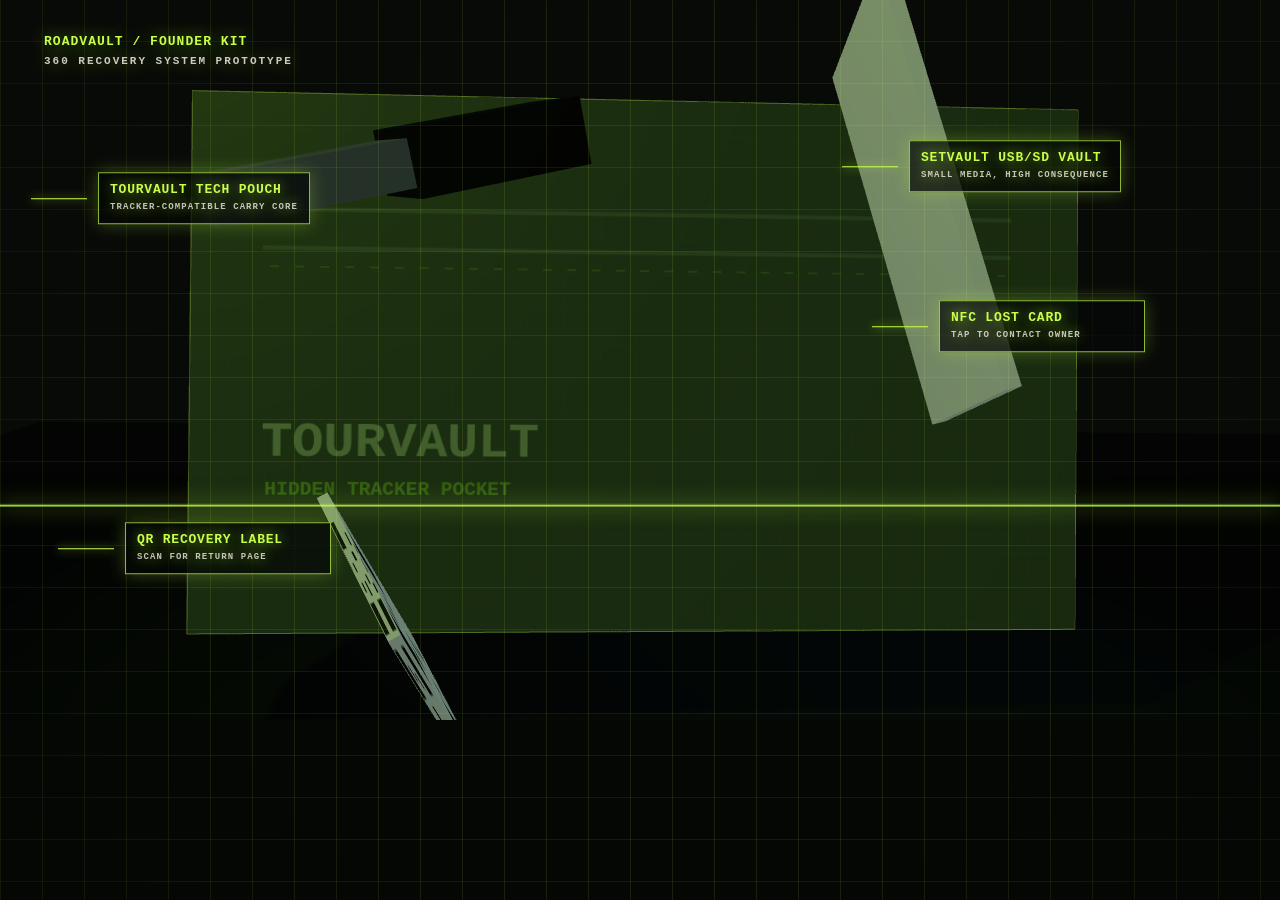
<file: presentation/animation/founder-kit-cinematic.html>
<!doctype html>
<html lang="en">
  <head>
    <meta charset="utf-8" />
    <meta name="viewport" content="width=device-width, initial-scale=1" />
    <title>RoadVault Founder Kit WebGL Cinematic</title>
    <style>
      :root {
        --rv-ink: #0b0d09;
        --rv-signal: #c7ff4a;
        --rv-copper: #b65f3f;
        --rv-paper: #fbf8ef;
      }

      html,
      body {
        width: 100%;
        height: 100%;
        margin: 0;
        overflow: hidden;
        background: #050704;
        color: var(--rv-signal);
        font-family: "Courier New", monospace;
      }

      canvas {
        display: block;
      }

      .hud {
        position: fixed;
        inset: 0;
        pointer-events: none;
        background:
          linear-gradient(90deg, rgba(199, 255, 74, 0.1) 1px, transparent 1px),
          linear-gradient(0deg, rgba(199, 255, 74, 0.08) 1px, transparent 1px);
        background-size: 42px 42px;
        mix-blend-mode: screen;
      }

      .hud::after {
        content: "";
        position: absolute;
        inset: 0;
        background: radial-gradient(circle at 50% 52%, transparent 0 56%, rgba(0, 0, 0, 0.36) 88%);
      }

      .corner-copy {
        position: fixed;
        left: 44px;
        top: 34px;
        display: grid;
        gap: 6px;
        color: var(--rv-signal);
        font-size: 13px;
        font-weight: 700;
        letter-spacing: 0.08em;
        text-transform: uppercase;
        text-shadow: 0 0 18px rgba(199, 255, 74, 0.58);
      }

      .corner-copy span:last-child {
        color: rgba(251, 248, 239, 0.8);
        font-size: 11px;
        letter-spacing: 0.18em;
      }

      .scanline {
        position: fixed;
        left: 0;
        right: 0;
        top: 0;
        height: 2px;
        background: rgba(199, 255, 74, 0.8);
        box-shadow: 0 0 20px rgba(199, 255, 74, 0.95);
        transform: translateY(var(--scan, 0));
      }

      .label {
        position: fixed;
        min-width: 182px;
        padding: 9px 11px;
        color: var(--rv-signal);
        border: 1px solid rgba(199, 255, 74, 0.72);
        background: rgba(5, 9, 7, 0.72);
        box-shadow: 0 0 18px rgba(199, 255, 74, 0.28);
        font-size: 13px;
        font-weight: 700;
        letter-spacing: 0.06em;
        line-height: 1.25;
        text-transform: uppercase;
        text-shadow: 0 0 14px rgba(199, 255, 74, 0.74);
        transform: translate(-50%, -50%);
        transition: opacity 120ms linear;
      }

      .label small {
        display: block;
        margin-top: 4px;
        color: rgba(251, 248, 239, 0.76);
        font-size: 9px;
        letter-spacing: 0.12em;
      }

      .label::before {
        content: "";
        position: absolute;
        left: -68px;
        top: 50%;
        width: 56px;
        height: 1px;
        background: currentColor;
        box-shadow: 0 0 10px currentColor;
      }

      .xray-tag {
        position: fixed;
        right: 48px;
        bottom: 38px;
        display: grid;
        gap: 6px;
        opacity: var(--xray-alpha, 0);
        color: var(--rv-signal);
        font-size: 13px;
        font-weight: 700;
        letter-spacing: 0.1em;
        text-align: right;
        text-transform: uppercase;
        text-shadow: 0 0 20px rgba(199, 255, 74, 0.8);
      }

      .xray-tag small {
        color: rgba(251, 248, 239, 0.78);
        font-size: 10px;
      }
    </style>
  </head>
  <body>
    <div class="corner-copy">
      <span>ROADVAULT / FOUNDER KIT</span>
      <span>360 recovery system prototype</span>
    </div>
    <div class="hud"></div>
    <div class="scanline"></div>
    <div class="label" id="label-pouch">TOURVAULT TECH POUCH<small>tracker-compatible carry core</small></div>
    <div class="label" id="label-usb">SETVAULT USB/SD VAULT<small>small media, high consequence</small></div>
    <div class="label" id="label-nfc">NFC LOST CARD<small>tap to contact owner</small></div>
    <div class="label" id="label-qr">QR RECOVERY LABEL<small>scan for return page</small></div>
    <div class="xray-tag">X-RAY MODE<small>hidden tracker pocket revealed</small></div>

    <script type="module">
      import * as THREE from "./three.module.js";

      const width = 1280;
      const height = 720;
      const duration = 8;
      const captureMode = new URLSearchParams(window.location.search).has("capture");
      const renderer = new THREE.WebGLRenderer({
        antialias: true,
        alpha: false,
        preserveDrawingBuffer: true,
      });
      renderer.setSize(width, height);
      renderer.setPixelRatio(1);
      renderer.outputColorSpace = THREE.SRGBColorSpace;
      renderer.shadowMap.enabled = true;
      document.body.appendChild(renderer.domElement);

      const scene = new THREE.Scene();
      scene.background = new THREE.Color(0x080a07);
      scene.fog = new THREE.FogExp2(0x080a07, 0.035);

      const camera = new THREE.PerspectiveCamera(34, width / height, 0.1, 100);
      camera.position.set(0, 1.1, 7.0);

      const rig = new THREE.Group();
      scene.add(rig);

      const keyLight = new THREE.SpotLight(0xc7ff4a, 5.2, 20, Math.PI / 4.8, 0.7, 1.1);
      keyLight.position.set(-4.4, 5.4, 5.6);
      keyLight.castShadow = true;
      scene.add(keyLight);

      const rimLight = new THREE.SpotLight(0x7ee0ff, 3.8, 18, Math.PI / 3.6, 0.8, 1.4);
      rimLight.position.set(4.5, 3.1, -4.8);
      scene.add(rimLight);
      scene.add(new THREE.AmbientLight(0xd7fff2, 0.72));

      function easeOutQuint(value) {
        return 1 - Math.pow(1 - Math.min(Math.max(value, 0), 1), 5);
      }

      function makeCanvasTexture(draw) {
        const canvas = document.createElement("canvas");
        canvas.width = 1024;
        canvas.height = 640;
        const ctx = canvas.getContext("2d");
        draw(ctx, canvas);
        const texture = new THREE.CanvasTexture(canvas);
        texture.colorSpace = THREE.SRGBColorSpace;
        texture.anisotropy = 8;
        return texture;
      }

      const pouchTexture = makeCanvasTexture((ctx, canvas) => {
        ctx.fillStyle = "#4f6344";
        ctx.fillRect(0, 0, canvas.width, canvas.height);
        ctx.fillStyle = "rgba(199,255,74,0.05)";
        for (let x = 0; x < canvas.width; x += 42) ctx.fillRect(x, 0, 1, canvas.height);
        for (let y = 0; y < canvas.height; y += 42) ctx.fillRect(0, y, canvas.width, 1);
        ctx.strokeStyle = "rgba(251,248,239,0.34)";
        ctx.lineWidth = 5;
        ctx.beginPath();
        ctx.moveTo(80, 138);
        ctx.lineTo(944, 138);
        ctx.moveTo(80, 184);
        ctx.lineTo(944, 184);
        ctx.stroke();
        ctx.strokeStyle = "rgba(199,255,74,0.48)";
        ctx.lineWidth = 2;
        for (let x = 88; x < 940; x += 28) {
          ctx.beginPath();
          ctx.moveTo(x, 206);
          ctx.lineTo(x + 10, 206);
          ctx.stroke();
        }
        ctx.font = "700 58px Courier New";
        ctx.fillStyle = "#fffbe9";
        ctx.fillText("TOURVAULT", 80, 430);
        ctx.font = "700 22px Courier New";
        ctx.fillStyle = "#c7ff4a";
        ctx.fillText("HIDDEN TRACKER POCKET", 84, 476);
      });

      const pouchMaterial = new THREE.MeshStandardMaterial({
        color: 0x8da56e,
        emissive: 0x17230f,
        emissiveIntensity: 0.72,
        map: pouchTexture,
        roughness: 0.58,
        metalness: 0.1,
      });

      const pouch = new THREE.Mesh(new THREE.BoxGeometry(5.1, 3.05, 0.58, 16, 10, 2), pouchMaterial);
      pouch.castShadow = true;
      pouch.receiveShadow = true;
      rig.add(pouch);

      const pouchEdges = new THREE.LineSegments(
        new THREE.EdgesGeometry(pouch.geometry),
        new THREE.LineBasicMaterial({ color: 0xc7ff4a, transparent: true, opacity: 0.38 }),
      );
      pouch.add(pouchEdges);

      const pocket = new THREE.Mesh(
        new THREE.PlaneGeometry(1.78, 1.03),
        new THREE.MeshBasicMaterial({
          color: 0xc7ff4a,
          transparent: true,
          opacity: 0,
          side: THREE.DoubleSide,
        }),
      );
      pocket.position.set(-1.02, -0.14, 0.305);
      pouch.add(pocket);

      const pocketWire = new THREE.LineSegments(
        new THREE.EdgesGeometry(new THREE.PlaneGeometry(1.78, 1.03)),
        new THREE.LineBasicMaterial({ color: 0xc7ff4a, transparent: true, opacity: 0 }),
      );
      pocketWire.position.copy(pocket.position);
      pouch.add(pocketWire);

      function makeQrTexture() {
        return makeCanvasTexture((ctx, canvas) => {
          ctx.fillStyle = "#fbf8ef";
          ctx.fillRect(0, 0, canvas.width, canvas.height);
          ctx.fillStyle = "#0b0d09";
          const cells = [
            [1, 1, 6, 6], [18, 1, 6, 6], [1, 12, 6, 6],
            [9, 3, 2, 2], [13, 4, 2, 2], [8, 8, 3, 2],
            [15, 10, 2, 3], [10, 13, 2, 2], [18, 14, 3, 2],
            [8, 17, 2, 2], [12, 18, 3, 2], [16, 18, 2, 2],
          ];
          const unit = 34;
          for (const [x, y, w, h] of cells) ctx.fillRect(x * unit, y * unit, w * unit, h * unit);
          ctx.font = "700 56px Courier New";
          ctx.fillText("QR", 72, 560);
        });
      }

      const usb = new THREE.Group();
      const usbBody = new THREE.Mesh(
        new THREE.BoxGeometry(1.05, 0.42, 0.18),
        new THREE.MeshStandardMaterial({ color: 0xbec7c0, metalness: 0.8, roughness: 0.22 }),
      );
      const usbGrip = new THREE.Mesh(
        new THREE.BoxGeometry(0.68, 0.5, 0.26),
        new THREE.MeshStandardMaterial({ color: 0x11120f, metalness: 0.3, roughness: 0.45 }),
      );
      usbGrip.position.x = -0.52;
      usb.add(usbBody, usbGrip);
      rig.add(usb);

      const nfcCard = new THREE.Mesh(
        new THREE.BoxGeometry(1.42, 0.92, 0.05),
        new THREE.MeshStandardMaterial({ color: 0xf7efd7, roughness: 0.5, metalness: 0.02 }),
      );
      const nfcText = new THREE.Mesh(
        new THREE.PlaneGeometry(1.08, 0.36),
        new THREE.MeshBasicMaterial({
          map: makeCanvasTexture((ctx) => {
            ctx.fillStyle = "#f7efd7";
            ctx.fillRect(0, 0, 1024, 640);
            ctx.fillStyle = "#0b0d09";
            ctx.font = "700 88px Courier New";
            ctx.fillText("NFC", 120, 280);
            ctx.font = "700 34px Courier New";
            ctx.fillStyle = "#b65f3f";
            ctx.fillText("LOST CARD", 120, 360);
          }),
          transparent: true,
        }),
      );
      nfcText.position.z = 0.035;
      nfcCard.add(nfcText);
      rig.add(nfcCard);

      const qrLabel = new THREE.Mesh(
        new THREE.BoxGeometry(1.0, 1.0, 0.05),
        new THREE.MeshStandardMaterial({ color: 0xfbf8ef, map: makeQrTexture(), roughness: 0.52 }),
      );
      rig.add(qrLabel);

      const componentMaterials = [
        usbBody.material,
        usbGrip.material,
        nfcCard.material,
        nfcText.material,
        qrLabel.material,
      ];
      for (const material of componentMaterials) {
        material.transparent = true;
        material.opacity = 0;
      }

      const glowRing = new THREE.Mesh(
        new THREE.TorusGeometry(0.34, 0.018, 16, 64),
        new THREE.MeshBasicMaterial({ color: 0xc7ff4a, transparent: true, opacity: 0.88 }),
      );
      rig.add(glowRing);

      const floor = new THREE.Mesh(
        new THREE.PlaneGeometry(18, 18),
        new THREE.MeshStandardMaterial({ color: 0x090d08, roughness: 0.95, metalness: 0.18 }),
      );
      floor.rotation.x = -Math.PI / 2;
      floor.position.y = -2.2;
      floor.receiveShadow = true;
      scene.add(floor);

      const labels = [
        { el: document.querySelector("#label-pouch"), object: pouch, x: 204, y: 198 },
        { el: document.querySelector("#label-usb"), object: usb, x: 1015, y: 166 },
        { el: document.querySelector("#label-nfc"), object: nfcCard, x: 1042, y: 326 },
        { el: document.querySelector("#label-qr"), object: qrLabel, x: 228, y: 548 },
      ];

      function placeLabel(label) {
        label.el.style.left = `${label.x}px`;
        label.el.style.top = `${label.y}px`;
      }

      function setAnimation(seconds) {
        const t = ((seconds % duration) + duration) % duration;
        const p = t / duration;
        const emerge = easeOutQuint((p - 0.22) / 0.24);
        const componentAlpha = easeOutQuint((p - 0.22) / 0.13);
        const xray = easeOutQuint((p - 0.68) / 0.22);
        const settle = Math.sin(p * Math.PI * 2);
        const orbit = p * Math.PI * 2;

        rig.rotation.y = Math.sin(p * Math.PI * 2) * 0.08;
        rig.rotation.x = -0.06 + Math.sin(p * Math.PI * 2) * 0.04;
        rig.position.y = Math.sin(p * Math.PI * 2) * 0.12;

        pouch.rotation.y = THREE.MathUtils.lerp(orbit, Math.sin(p * Math.PI * 4) * 0.06, xray);
        pouch.rotation.x = -0.04 + Math.sin(p * Math.PI * 2.4) * 0.06;
        pouch.scale.setScalar(1 + xray * 0.1);
        pouchMaterial.transparent = xray > 0.01;
        pouchMaterial.opacity = 1 - xray * 0.52;
        pouchEdges.material.opacity = 0.38 + xray * 0.58;
        pocket.material.opacity = xray * 0.42;
        pocketWire.material.opacity = xray * 1;

        for (const material of componentMaterials) {
          material.opacity = componentAlpha;
        }
        usb.visible = componentAlpha > 0.02;
        nfcCard.visible = componentAlpha > 0.02;
        qrLabel.visible = componentAlpha > 0.02;

        usb.position.set(-0.16 - emerge * 1.08, -0.08 + emerge * 1.1 + settle * 0.05, 0.82 + emerge * 0.82);
        usb.rotation.set(0.3 + p * 2.8, 0.6 + p * 5.2, -0.3 + p * 1.6);
        usb.scale.setScalar(0.82 + emerge * 0.42);

        nfcCard.position.set(0.34 + emerge * 0.98, 0.05 + emerge * 0.82 + Math.sin(t * 2.8) * 0.04, 0.86 + emerge * 0.82);
        nfcCard.rotation.set(0.2 + p * 1.8, -0.45 + p * 4.4, 0.2);
        nfcCard.scale.setScalar(0.86 + emerge * 0.42);

        qrLabel.position.set(-0.22 - emerge * 0.78, -0.18 - emerge * 0.92 + Math.cos(t * 2.4) * 0.04, 0.92 + emerge * 0.82);
        qrLabel.rotation.set(-0.2 + p * 2.2, 0.2 + p * 3.8, -0.4);
        qrLabel.scale.setScalar(0.84 + emerge * 0.24);

        glowRing.position.copy(pocket.getWorldPosition(new THREE.Vector3()));
        glowRing.position.z += 0.18 + xray * 0.15;
        glowRing.rotation.set(Math.PI / 2, 0, orbit * 2.2);
        glowRing.material.opacity = 0.25 + xray * 0.65;
        glowRing.scale.setScalar(0.7 + xray * 0.35 + Math.sin(t * 8) * 0.04);

        camera.position.x = Math.sin(orbit * 0.65) * 0.42;
        camera.position.y = 1.02 + Math.sin(orbit) * 0.12;
        camera.position.z = 6.9 + Math.cos(orbit * 0.4) * 0.26;
        camera.lookAt(0, 0.02, 0);

        document.documentElement.style.setProperty("--scan", `${(p * height * 1.35) % height}px`);
        document.documentElement.style.setProperty("--xray-alpha", String(xray));
        for (const label of labels) {
          placeLabel(label);
          label.el.style.opacity = label.object === pouch ? "1" : String(Math.min(1, componentAlpha * 1.35));
        }
      }

      function renderFrame(seconds) {
        setAnimation(seconds);
        renderer.render(scene, camera);
      }

      window.renderFrame = renderFrame;
      window.__roadVaultReady = true;

      const start = performance.now();
      function loop(now) {
        renderFrame((now - start) / 1000);
        requestAnimationFrame(loop);
      }
      if (captureMode) {
        renderFrame(0);
      } else {
        requestAnimationFrame(loop);
      }
    </script>
  </body>
</html>
</file>
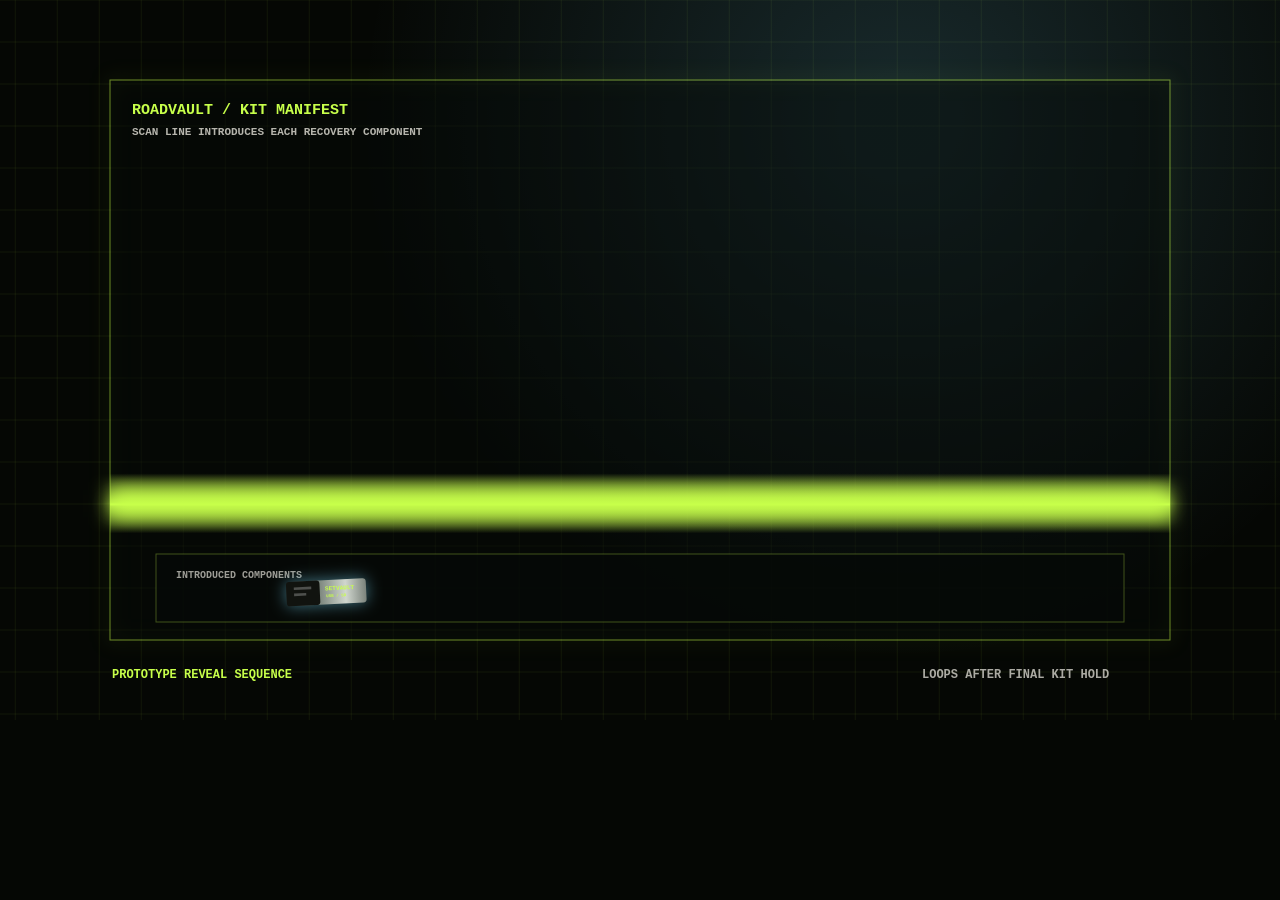
<file: presentation/animation/founder-kit-item-reveal.html>
<!doctype html>
<html lang="en">
  <head>
    <meta charset="utf-8" />
    <meta name="viewport" content="width=device-width, initial-scale=1" />
    <title>RoadVault Founder Kit Item Reveal</title>
    <style>
      html,
      body {
        width: 100%;
        height: 100%;
        margin: 0;
        overflow: hidden;
        background: #050704;
      }

      canvas {
        display: block;
      }
    </style>
  </head>
  <body>
    <canvas id="scene" width="1280" height="720"></canvas>

    <script>
      const canvas = document.querySelector("#scene");
      const ctx = canvas.getContext("2d");
      const width = canvas.width;
      const height = canvas.height;
      const duration = 12;
      const signal = "#c7ff4a";
      const paper = "#fbf8ef";
      const copper = "#b65f3f";
      const cyan = "#7ee0ff";
      const ink = "#050704";

      const revealItems = [
        { id: "usb", title: "SETVAULT USB/SD VAULT", subtitle: "small media, high consequence" },
        { id: "qr", title: "QR RECOVERY LABEL", subtitle: "scan for return page" },
        { id: "nfc", title: "NFC LOST CARD", subtitle: "tap to contact owner" },
        { id: "labels", title: "CREATOR INVENTORY LABELS", subtitle: "mark cases, drives, and adapters" },
        { id: "pouch", title: "TOURVAULT TECH POUCH", subtitle: "tracker-compatible carry core" },
      ];

      function clamp(value, min = 0, max = 1) {
        return Math.min(Math.max(value, min), max);
      }

      function smooth(value) {
        const t = clamp(value);
        return t * t * (3 - 2 * t);
      }

      function easeOut(value) {
        return 1 - Math.pow(1 - clamp(value), 4);
      }

      function lerp(start, end, value) {
        return start + (end - start) * value;
      }

      function glow(color, blur = 20) {
        ctx.shadowColor = color;
        ctx.shadowBlur = blur;
      }

      function clearGlow() {
        ctx.shadowColor = "transparent";
        ctx.shadowBlur = 0;
      }

      function roundedRect(x, y, w, h, r) {
        const radius = Math.min(r, w / 2, h / 2);
        ctx.beginPath();
        ctx.moveTo(x + radius, y);
        ctx.lineTo(x + w - radius, y);
        ctx.quadraticCurveTo(x + w, y, x + w, y + radius);
        ctx.lineTo(x + w, y + h - radius);
        ctx.quadraticCurveTo(x + w, y + h, x + w - radius, y + h);
        ctx.lineTo(x + radius, y + h);
        ctx.quadraticCurveTo(x, y + h, x, y + h - radius);
        ctx.lineTo(x, y + radius);
        ctx.quadraticCurveTo(x, y, x + radius, y);
        ctx.closePath();
      }

      function drawGrid(time) {
        ctx.fillStyle = ink;
        ctx.fillRect(0, 0, width, height);

        ctx.save();
        ctx.globalAlpha = 0.35;
        ctx.strokeStyle = "rgba(199,255,74,0.18)";
        ctx.lineWidth = 1;
        const drift = (time * 8) % 42;
        for (let x = -42 + drift; x < width + 42; x += 42) {
          ctx.beginPath();
          ctx.moveTo(x, 0);
          ctx.lineTo(x, height);
          ctx.stroke();
        }
        for (let y = 0; y < height; y += 42) {
          ctx.beginPath();
          ctx.moveTo(0, y);
          ctx.lineTo(width, y);
          ctx.stroke();
        }
        ctx.restore();

        const bloom = ctx.createRadialGradient(900, 120, 40, 900, 120, 540);
        bloom.addColorStop(0, "rgba(126,224,255,0.15)");
        bloom.addColorStop(1, "rgba(126,224,255,0)");
        ctx.fillStyle = bloom;
        ctx.fillRect(0, 0, width, height);
      }

      function drawFrame(scanY, finalHold) {
        const frame = { x: 110, y: 80, w: 1060, h: 560 };
        ctx.save();
        glow(signal, finalHold ? 28 : 18);
        ctx.strokeStyle = `rgba(199,255,74,${finalHold ? 0.82 : 0.52})`;
        ctx.lineWidth = finalHold ? 2 : 1;
        ctx.strokeRect(frame.x, frame.y, frame.w, frame.h);
        clearGlow();

        ctx.fillStyle = "rgba(5,9,7,0.46)";
        ctx.fillRect(frame.x + 1, frame.y + 1, frame.w - 2, frame.h - 2);

        const gradient = ctx.createLinearGradient(0, scanY - 30, 0, scanY + 30);
        gradient.addColorStop(0, "rgba(199,255,74,0)");
        gradient.addColorStop(0.5, "rgba(199,255,74,0.92)");
        gradient.addColorStop(1, "rgba(199,255,74,0)");
        glow(signal, 18);
        ctx.fillStyle = gradient;
        ctx.fillRect(frame.x, scanY - 30, frame.w, 60);
        ctx.fillStyle = signal;
        ctx.fillRect(frame.x, scanY, frame.w, finalHold ? 3 : 2);
        clearGlow();

        ctx.font = "700 15px Courier New";
        ctx.fillStyle = signal;
        ctx.fillText("ROADVAULT / KIT MANIFEST", frame.x + 22, frame.y + 34);
        ctx.fillStyle = "rgba(251,248,239,0.72)";
        ctx.font = "700 11px Courier New";
        ctx.fillText("SCAN LINE INTRODUCES EACH RECOVERY COMPONENT", frame.x + 22, frame.y + 55);
        ctx.restore();
        return frame;
      }

      function withObject(x, y, scale, rotation, alpha, draw) {
        ctx.save();
        ctx.translate(x, y);
        ctx.rotate(rotation);
        ctx.scale(scale, scale);
        ctx.globalAlpha *= alpha;
        draw();
        ctx.restore();
      }

      function drawUsb() {
        ctx.save();
        ctx.translate(-120, -32);
        const body = ctx.createLinearGradient(0, 0, 240, 0);
        body.addColorStop(0, "#272b28");
        body.addColorStop(0.36, "#7c867d");
        body.addColorStop(0.65, "#d0d6ce");
        body.addColorStop(1, "#4c554e");
        glow("rgba(126,224,255,0.5)", 16);
        roundedRect(0, 0, 210, 64, 9);
        ctx.fillStyle = body;
        ctx.fill();
        clearGlow();
        roundedRect(0, 0, 88, 64, 8);
        ctx.fillStyle = "#11130f";
        ctx.fill();
        ctx.fillStyle = signal;
        ctx.font = "700 16px Courier New";
        ctx.fillText("SETVAULT", 102, 27);
        ctx.font = "700 11px Courier New";
        ctx.fillText("USB / SD", 104, 45);
        ctx.fillStyle = "rgba(255,255,255,0.26)";
        ctx.fillRect(20, 15, 46, 7);
        ctx.fillRect(20, 31, 32, 7);
        ctx.restore();
      }

      function drawQr() {
        ctx.save();
        ctx.translate(-92, -92);
        roundedRect(0, 0, 184, 184, 12);
        ctx.fillStyle = paper;
        ctx.fill();
        ctx.strokeStyle = signal;
        ctx.lineWidth = 4;
        ctx.stroke();
        ctx.fillStyle = "#0b0d09";
        const cells = [
          [1, 1, 4, 4], [9, 1, 4, 4], [1, 9, 4, 4],
          [6, 2, 1, 1], [7, 4, 1, 1], [6, 7, 2, 1],
          [11, 7, 1, 2], [7, 10, 1, 1], [10, 11, 2, 1],
          [6, 13, 1, 1], [9, 14, 2, 1], [12, 13, 1, 1],
        ];
        const unit = 11;
        for (const [x, y, w, h] of cells) ctx.fillRect(18 + x * unit, 18 + y * unit, w * unit, h * unit);
        ctx.font = "700 18px Courier New";
        ctx.fillText("ROADVAULT", 31, 160);
        ctx.restore();
      }

      function drawNfc() {
        ctx.save();
        ctx.translate(-118, -74);
        const card = ctx.createLinearGradient(0, 0, 236, 148);
        card.addColorStop(0, "#fff8df");
        card.addColorStop(0.58, "#d9d0b8");
        card.addColorStop(1, "#a9a188");
        roundedRect(0, 0, 236, 148, 14);
        glow("rgba(251,248,239,0.28)", 14);
        ctx.fillStyle = card;
        ctx.fill();
        clearGlow();
        ctx.strokeStyle = "rgba(5,7,4,0.32)";
        ctx.stroke();
        ctx.fillStyle = "#0b0d09";
        ctx.font = "700 34px Courier New";
        ctx.fillText("NFC", 24, 62);
        ctx.font = "700 16px Courier New";
        ctx.fillStyle = copper;
        ctx.fillText("LOST CARD", 24, 92);
        ctx.strokeStyle = "#0b0d09";
        ctx.lineWidth = 3;
        ctx.beginPath();
        ctx.arc(176, 72, 20, -0.8, 0.8);
        ctx.arc(176, 72, 36, -0.8, 0.8);
        ctx.stroke();
        ctx.restore();
      }

      function drawLabels() {
        ctx.save();
        ctx.translate(-130, -84);
        for (let i = 0; i < 4; i += 1) {
          const y = i * 42;
          roundedRect(0, y, 260, 30, 5);
          ctx.fillStyle = i % 2 === 0 ? "#f6efd9" : "#11150f";
          ctx.fill();
          ctx.strokeStyle = signal;
          ctx.lineWidth = 1;
          ctx.stroke();
          ctx.fillStyle = i % 2 === 0 ? "#0b0d09" : signal;
          ctx.font = "700 12px Courier New";
          ctx.fillText(`RV-ID-${String(i + 1).padStart(3, "0")}`, 14, y + 20);
          ctx.fillRect(172, y + 9, 70, 12);
        }
        ctx.restore();
      }

      function drawPouch() {
        ctx.save();
        ctx.translate(-190, -116);
        const pouch = ctx.createLinearGradient(0, 0, 380, 232);
        pouch.addColorStop(0, "#182017");
        pouch.addColorStop(0.5, "#4f6344");
        pouch.addColorStop(1, "#171c15");
        roundedRect(0, 0, 380, 232, 18);
        glow("rgba(199,255,74,0.28)", 18);
        ctx.fillStyle = pouch;
        ctx.fill();
        clearGlow();
        ctx.strokeStyle = "rgba(199,255,74,0.58)";
        ctx.lineWidth = 2;
        ctx.stroke();
        ctx.strokeStyle = "rgba(251,248,239,0.26)";
        ctx.lineWidth = 4;
        ctx.beginPath();
        ctx.moveTo(32, 54);
        ctx.lineTo(348, 54);
        ctx.moveTo(32, 82);
        ctx.lineTo(348, 82);
        ctx.stroke();
        ctx.strokeStyle = "rgba(199,255,74,0.36)";
        ctx.lineWidth = 2;
        for (let x = 38; x < 330; x += 18) {
          ctx.beginPath();
          ctx.moveTo(x, 102);
          ctx.lineTo(x + 8, 102);
          ctx.stroke();
        }
        ctx.fillStyle = "rgba(251,248,239,0.54)";
        ctx.font = "700 32px Courier New";
        ctx.fillText("TOURVAULT", 34, 160);
        ctx.fillStyle = signal;
        ctx.font = "700 14px Courier New";
        ctx.fillText("HIDDEN TRACKER POCKET", 36, 188);
        ctx.restore();
      }

      const drawers = {
        usb: drawUsb,
        qr: drawQr,
        nfc: drawNfc,
        labels: drawLabels,
        pouch: drawPouch,
      };

      function drawItemTitle(item, alpha) {
        ctx.save();
        ctx.globalAlpha = alpha;
        const x = 808;
        const y = 182;
        glow(signal, 14);
        ctx.strokeStyle = "rgba(199,255,74,0.72)";
        ctx.lineWidth = 1;
        ctx.strokeRect(x, y, 320, 80);
        clearGlow();
        ctx.fillStyle = "rgba(5,9,7,0.72)";
        ctx.fillRect(x, y, 320, 80);
        ctx.fillStyle = signal;
        ctx.font = "700 18px Courier New";
        ctx.fillText(item.title, x + 18, y + 33);
        ctx.fillStyle = "rgba(251,248,239,0.76)";
        ctx.font = "700 11px Courier New";
        ctx.fillText(item.subtitle, x + 18, y + 56);
        ctx.strokeStyle = signal;
        ctx.beginPath();
        ctx.moveTo(x - 58, y + 41);
        ctx.lineTo(x, y + 41);
        ctx.stroke();
        ctx.restore();
      }

      function drawTray(introduced) {
        const trayY = 588;
        ctx.save();
        ctx.fillStyle = "rgba(5,9,7,0.82)";
        ctx.fillRect(156, trayY - 34, 968, 68);
        ctx.strokeStyle = "rgba(199,255,74,0.3)";
        ctx.strokeRect(156, trayY - 34, 968, 68);
        ctx.font = "700 10px Courier New";
        ctx.fillStyle = "rgba(251,248,239,0.62)";
        ctx.fillText("INTRODUCED COMPONENTS", 176, trayY - 10);
        const slots = [
          [332, trayY + 4, 0.38, -0.05],
          [480, trayY + 4, 0.28, 0.03],
          [632, trayY + 4, 0.28, -0.02],
          [792, trayY + 4, 0.32, 0.01],
          [974, trayY + 4, 0.24, 0.02],
        ];
        revealItems.forEach((item, itemIndex) => {
          if (introduced <= itemIndex) return;
          const alpha = smooth(introduced - itemIndex);
          const [x, y, scale, rotation] = slots[itemIndex];
          withObject(x, y, scale, rotation, alpha, drawers[item.id]);
        });
        ctx.restore();
      }

      function drawFinalLayout(alpha) {
        ctx.save();
        ctx.globalAlpha = alpha;
        ctx.fillStyle = "rgba(5,9,7,0.68)";
        roundedRect(174, 135, 932, 390, 12);
        ctx.fill();
        ctx.strokeStyle = "rgba(199,255,74,0.46)";
        ctx.stroke();
        withObject(454, 336, 0.88, -0.02, 1, drawPouch);
        withObject(806, 240, 0.62, 0.07, 1, drawUsb);
        withObject(846, 376, 0.54, -0.05, 1, drawNfc);
        withObject(995, 368, 0.48, 0.04, 1, drawQr);
        withObject(872, 498, 0.5, -0.03, 1, drawLabels);
        ctx.fillStyle = signal;
        ctx.font = "700 16px Courier New";
        ctx.fillText("FOUNDER KIT LAYOUT LOCKED", 220, 172);
        ctx.fillStyle = "rgba(251,248,239,0.68)";
        ctx.font = "700 11px Courier New";
        ctx.fillText("POUCH / USB-SD / NFC / QR / INVENTORY LABELS / RECOVERY PAGE", 220, 195);
        ctx.restore();
      }

      function drawActiveItem(item, reveal, exit, finalAlpha) {
        const activeAlpha = clamp(reveal * (1 - exit) * (1 - finalAlpha));
        if (activeAlpha <= 0.01) return;
        const pulse = Math.sin(reveal * Math.PI) * 0.06;
        const x = lerp(470, 560, easeOut(reveal));
        const y = 346 + Math.sin(reveal * Math.PI * 2) * 5;
        const scale = 1 + pulse;
        withObject(x, y, scale, item.id === "qr" ? -0.05 : 0.03, activeAlpha, drawers[item.id]);
        drawItemTitle(item, activeAlpha);
      }

      function getTimeline(seconds) {
        const t = ((seconds % duration) + duration) % duration;
        const finalStart = 9.45;
        const finalAlpha = smooth((t - finalStart) / 0.65);
        const lineTop = 118;
        const lineBottom = finalAlpha > 0.95 ? 604 : 598;
        const cycle = 1.75;
        const activeIndex = Math.min(Math.floor(t / cycle), revealItems.length - 1);
        const phase = (t - activeIndex * cycle) / cycle;
        const goingDown = phase >= 0.32;
        const scanProgress = goingDown ? smooth((phase - 0.32) / 0.58) : 1 - smooth(phase / 0.32);
        const scanY = lerp(lineTop, lineBottom, finalAlpha > 0.95 ? 1 : scanProgress);
        const reveal = goingDown ? smooth((phase - 0.4) / 0.34) : 0;
        const exit = smooth((phase - 0.82) / 0.16);
        const introduced = finalAlpha > 0.05 ? revealItems.length : activeIndex + reveal;
        return { t, activeIndex, scanY, reveal, exit, introduced, finalAlpha };
      }

      function drawFrameAt(seconds) {
        const timeline = getTimeline(seconds);
        drawGrid(timeline.t);
        const frame = drawFrame(timeline.scanY, timeline.finalAlpha > 0.85);

        ctx.save();
        ctx.beginPath();
        ctx.rect(frame.x, frame.y, frame.w, frame.h);
        ctx.clip();
        drawTray(timeline.introduced);
        drawActiveItem(revealItems[timeline.activeIndex], timeline.reveal, timeline.exit, timeline.finalAlpha);
        drawFinalLayout(timeline.finalAlpha);
        ctx.restore();

        ctx.save();
        ctx.fillStyle = signal;
        ctx.font = "700 12px Courier New";
        ctx.fillText("PROTOTYPE REVEAL SEQUENCE", 112, 678);
        ctx.fillStyle = "rgba(251,248,239,0.68)";
        ctx.fillText("LOOPS AFTER FINAL KIT HOLD", 922, 678);
        ctx.restore();
      }

      function renderFrame(seconds) {
        drawFrameAt(seconds);
      }

      window.renderFrame = renderFrame;
      window.__roadVaultReady = true;

      const captureMode = new URLSearchParams(window.location.search).has("capture");
      const started = performance.now();
      function animate(now) {
        renderFrame((now - started) / 1000);
        requestAnimationFrame(animate);
      }

      if (captureMode) {
        renderFrame(0);
      } else {
        requestAnimationFrame(animate);
      }
    </script>
  </body>
</html>
</file>
<file: styles.css>
:root {
  --bg: #050705;
  --panel: #0a0d09;
  --panel-strong: #0f140f;
  --panel-soft: rgba(12, 16, 12, 0.86);
  --text: #eef1e8;
  --muted: #98a093;
  --muted-2: #697065;
  --line: rgba(183, 255, 45, 0.14);
  --line-strong: rgba(183, 255, 45, 0.4);
  --signal: #b7ff2d;
  --signal-soft: rgba(183, 255, 45, 0.1);
  --warning: #ff7a24;
  --warning-soft: rgba(255, 122, 36, 0.12);
  --shadow: 0 26px 80px rgba(0, 0, 0, 0.35);
  --mono: "IBM Plex Mono", "SFMono-Regular", Consolas, monospace;
  --radius: 6px;
}

* {
  box-sizing: border-box;
}

html {
  scroll-behavior: smooth;
}

body {
  margin: 0;
  color: var(--text);
  background:
    linear-gradient(90deg, rgba(255, 255, 255, 0.025) 1px, transparent 1px),
    linear-gradient(0deg, rgba(255, 255, 255, 0.025) 1px, transparent 1px),
    radial-gradient(circle at top right, rgba(183, 255, 45, 0.06), transparent 28%),
    var(--bg);
  background-size: 24px 24px, 24px 24px, auto, auto;
  font-family: var(--mono);
  font-size: 17px;
  line-height: 1.55;
}

body.splash-lock {
  overflow: hidden;
}

.splash-intro {
  position: fixed;
  inset: 0;
  z-index: 9999;
  display: grid;
  place-items: center;
  overflow: hidden;
  background: #020302;
  opacity: 1;
  visibility: visible;
  transition:
    opacity 1200ms ease,
    visibility 1200ms ease;
}

.splash-intro::after {
  content: "";
  position: absolute;
  inset: 0;
  pointer-events: none;
  background:
    linear-gradient(180deg, rgba(2, 3, 2, 0.14), transparent 40%, rgba(2, 3, 2, 0.28)),
    radial-gradient(circle at center, transparent 42%, rgba(2, 3, 2, 0.34));
}

.splash-intro.is-exiting {
  opacity: 0;
  visibility: hidden;
}

.splash-intro.is-hidden {
  display: none;
}

.splash-intro-video {
  width: 100%;
  height: 100%;
  object-fit: cover;
}

button,
input,
select,
textarea {
  font: inherit;
}

button {
  cursor: pointer;
}

a {
  color: inherit;
  text-decoration: none;
}

a:focus-visible,
button:focus-visible,
input:focus-visible,
select:focus-visible,
textarea:focus-visible {
  outline: 2px solid var(--signal);
  outline-offset: 3px;
}

.site-header {
  position: sticky;
  top: 0;
  z-index: 40;
  display: flex;
  align-items: center;
  justify-content: space-between;
  gap: 24px;
  min-height: 72px;
  padding: 0 clamp(18px, 3vw, 42px);
  background: rgba(5, 7, 5, 0.92);
  border-bottom: 1px solid var(--line);
  backdrop-filter: blur(14px);
}

.brand-mark,
.nav-links,
.footer-layout,
.cta-row,
.product-foot,
.founder-id-line,
.hero-flags {
  display: flex;
  align-items: center;
}

.brand-logo {
  width: 128px;
  height: auto;
}

.nav-links {
  gap: clamp(14px, 2vw, 26px);
  color: var(--muted);
  font-size: 12px;
  text-transform: uppercase;
  letter-spacing: 0.12em;
}

.nav-links a {
  padding: 10px 0;
  border-bottom: 1px solid transparent;
}

.nav-links a:hover,
.nav-links a[aria-current="page"] {
  color: var(--text);
  border-color: var(--signal);
}

.section-shell {
  width: min(1280px, calc(100% - 36px));
  margin: 0 auto;
}

.page-hero,
.split-layout,
.waitlist-layout,
.cta-band,
.snapshot-layout,
.path-grid,
.funds-grid,
.brief-grid {
  display: grid;
  gap: clamp(28px, 4vw, 54px);
}

.page-hero {
  grid-template-columns: minmax(0, 1.05fr) minmax(320px, 0.7fr);
  align-items: end;
  min-height: calc(100vh - 72px);
  padding: clamp(40px, 6vw, 72px) 0 clamp(42px, 6vw, 60px);
}

.explorer-page .page-hero h1 {
  max-width: 17ch;
  font-size: clamp(42px, 6vw, 76px);
}

.section-index,
.product-meta,
.info-tag,
.snapshot-card span,
.path-card span,
.brief-item span,
.legal-disclosure,
label,
dt {
  letter-spacing: 0.14em;
  text-transform: uppercase;
}

.section-index {
  margin: 0 0 18px;
  color: var(--muted-2);
  font-size: 12px;
}

h1,
h2,
h3,
h4,
strong {
  margin: 0;
  font-weight: 600;
  letter-spacing: 0;
}

h1 {
  max-width: 10ch;
  font-size: clamp(60px, 10vw, 128px);
  line-height: 0.92;
}

h2 {
  max-width: 12ch;
  font-size: clamp(38px, 6vw, 68px);
  line-height: 0.98;
}

h3 {
  font-size: clamp(24px, 2vw, 34px);
  line-height: 1.08;
}

h4 {
  font-size: 18px;
}

.hero-lede,
.section-lede,
.product-card p,
.info-card p,
.path-card p,
.brief-item p,
.tactical-panel p,
.confirmation-panel p,
.disclosure-copy {
  color: var(--muted);
}

.hero-lede {
  max-width: 58ch;
  margin: 26px 0 0;
  font-size: clamp(20px, 2vw, 28px);
}

.hero-subline {
  margin: 16px 0 0;
  color: var(--signal);
  font-size: 13px;
  text-transform: uppercase;
  letter-spacing: 0.12em;
}

.section-heading {
  margin-bottom: 28px;
}

.section-lede {
  max-width: 780px;
  margin: 18px 0 0;
  font-size: clamp(18px, 1.8vw, 24px);
}

.section-lede.narrow {
  max-width: 680px;
}

.dossier-section {
  padding: clamp(56px, 6vw, 92px) 0;
  border-top: 1px solid var(--line);
}

.cta-row {
  flex-wrap: wrap;
  gap: 14px;
  margin-top: 30px;
}

.tactical-panel,
.product-card,
.info-card,
.snapshot-card,
.brief-item,
.path-card,
.waitlist-form,
.confirmation-panel,
.thanks-card {
  background: linear-gradient(180deg, rgba(255, 255, 255, 0.02), transparent), var(--panel);
  border: 1px solid var(--line);
  box-shadow: var(--shadow);
}

.tactical-panel,
.waitlist-form,
.confirmation-panel,
.thanks-card {
  padding: 22px;
}

.status-pill,
.hero-flags {
  gap: 12px;
  font-size: 12px;
  text-transform: uppercase;
}

.status-pill {
  display: inline-flex;
  align-items: center;
  margin-bottom: 20px;
  padding: 10px 14px;
  color: var(--warning);
  background: rgba(0, 0, 0, 0.24);
  border: 1px solid var(--warning);
}

.status-dot {
  width: 8px;
  height: 8px;
  background: var(--warning);
}

.data-list,
.disclosure-copy {
  margin: 0;
}

.data-list {
  display: grid;
  gap: 0;
}

.data-list div {
  display: grid;
  grid-template-columns: 130px minmax(0, 1fr);
  gap: 18px;
  padding: 15px 0;
  border-top: 1px solid var(--line);
}

.data-list div:first-child {
  border-top: 0;
}

dt {
  color: var(--muted-2);
  font-size: 11px;
}

dd {
  margin: 0;
  text-align: right;
}

.micro-note {
  margin: 18px 0 0;
  color: var(--muted-2);
  font-size: 11px;
  text-transform: uppercase;
  letter-spacing: 0.14em;
}

.primary-action,
.secondary-action,
.accent-action,
.outline-action {
  display: inline-flex;
  align-items: center;
  justify-content: center;
  min-height: 56px;
  padding: 0 18px;
  border: 1px solid var(--line);
  font-size: 13px;
  text-transform: uppercase;
  letter-spacing: 0.1em;
  transition:
    background 160ms ease,
    border-color 160ms ease,
    color 160ms ease,
    transform 160ms ease;
}

.primary-action {
  color: #0d1308;
  background: var(--signal);
  border-color: var(--signal);
}

.secondary-action,
.outline-action {
  color: var(--text);
  background: rgba(0, 0, 0, 0.24);
}

.accent-action {
  color: var(--warning);
  background: transparent;
  border-color: var(--warning);
}

.primary-action:hover,
.secondary-action:hover,
.accent-action:hover,
.outline-action:hover {
  transform: translateY(-1px);
}

.secondary-action:hover,
.outline-action:hover {
  border-color: var(--signal);
}

.product-stage {
  --pointer-x: 50%;
  --pointer-y: 48%;
  --stage-tilt-x: 0deg;
  --stage-tilt-y: 0deg;
  --photo-shift-x: 0px;
  --photo-shift-y: 0px;
  --grid-shift-x: 0px;
  --grid-shift-y: 0px;
  --scan-y: 44%;
  position: relative;
  min-height: clamp(420px, 44vw, 620px);
  overflow: hidden;
  border: 1px solid var(--line);
  background: linear-gradient(145deg, #080b08, #0d120d);
  box-shadow: var(--shadow);
  transform:
    perspective(1200px)
    rotateX(var(--stage-tilt-x))
    rotateY(var(--stage-tilt-y));
  transition:
    box-shadow 220ms ease,
    transform 220ms ease;
}

.product-stage::before,
.product-stage::after {
  content: "";
  position: absolute;
  inset: 0;
  pointer-events: none;
}

.product-stage::before {
  z-index: 5;
  background:
    radial-gradient(circle at var(--pointer-x) var(--pointer-y), rgba(183, 255, 45, 0.14), transparent 20%),
    linear-gradient(90deg, transparent, rgba(255, 255, 255, 0.04), transparent);
}

.product-stage::after {
  z-index: 8;
  border: 1px solid rgba(255, 255, 255, 0.05);
  box-shadow: inset 0 0 80px rgba(0, 0, 0, 0.55);
}

.stage-depth,
.stage-photo,
.stage-grid,
.stage-scanline,
.stage-reticle,
.route-line,
.stage-item {
  position: absolute;
}

.stage-depth {
  inset: 0;
}

.stage-photo {
  inset: 0;
  z-index: 1;
  width: 100%;
  height: 100%;
  object-fit: cover;
  filter: brightness(0.38) saturate(0.7);
  transform: translate3d(var(--photo-shift-x), var(--photo-shift-y), 0) scale(1.04);
  transition: transform 220ms ease;
}

.stage-grid {
  inset: 0;
  z-index: 2;
  background:
    linear-gradient(90deg, rgba(183, 255, 45, 0.1) 1px, transparent 1px),
    linear-gradient(0deg, rgba(183, 255, 45, 0.08) 1px, transparent 1px);
  background-size: 42px 42px;
  background-position: var(--grid-shift-x) var(--grid-shift-y);
  opacity: 0.3;
}

.stage-scanline {
  top: var(--scan-y);
  left: -10%;
  z-index: 6;
  width: 120%;
  height: 1px;
  background: linear-gradient(90deg, transparent, var(--signal), transparent);
  box-shadow: 0 0 24px rgba(183, 255, 45, 0.5);
  opacity: 0.42;
  transform: translateY(-50%);
}

.stage-reticle {
  top: var(--pointer-y);
  left: var(--pointer-x);
  z-index: 7;
  width: 92px;
  aspect-ratio: 1;
  border: 1px solid rgba(183, 255, 45, 0.72);
  border-radius: 50%;
  opacity: 0;
  transform: translate(-50%, -50%) scale(0.88);
  transition:
    opacity 180ms ease,
    transform 180ms ease;
}

.stage-reticle::before,
.stage-reticle::after {
  content: "";
  position: absolute;
  background: rgba(183, 255, 45, 0.72);
}

.stage-reticle::before {
  top: 50%;
  left: 16%;
  width: 68%;
  height: 1px;
}

.stage-reticle::after {
  top: 16%;
  left: 50%;
  width: 1px;
  height: 68%;
}

.route-line {
  z-index: 4;
  height: 1px;
  background: repeating-linear-gradient(
    90deg,
    var(--signal),
    var(--signal) 12px,
    transparent 12px,
    transparent 22px
  );
  opacity: 0.5;
}

.route-one {
  top: 28%;
  left: 15%;
  width: 62%;
  transform: rotate(-8deg);
}

.route-two {
  top: 62%;
  left: 23%;
  width: 50%;
  transform: rotate(11deg);
}

.stage-item {
  z-index: 3;
  max-width: none;
  filter: drop-shadow(0 28px 40px rgba(0, 0, 0, 0.48));
  transition: transform 220ms ease;
}

.item-pouch {
  top: 14%;
  left: 8%;
  width: 31%;
}

.item-vault {
  top: 46%;
  left: 12%;
  width: 24%;
}

.item-card {
  top: 16%;
  right: 18%;
  width: 18%;
}

.item-ssd {
  right: 7%;
  bottom: 10%;
  width: 35%;
}

.product-stage:is(:hover, :focus-visible, .is-active) .stage-reticle {
  opacity: 1;
  transform: translate(-50%, -50%) scale(1);
}

.product-stage:is(:hover, :focus-visible, .is-active) .item-pouch {
  transform: translate3d(-8px, -6px, 0);
}

.product-stage:is(:hover, :focus-visible, .is-active) .item-vault {
  transform: translate3d(5px, -5px, 0);
}

.product-stage:is(:hover, :focus-visible, .is-active) .item-card {
  transform: translate3d(-4px, -8px, 0);
}

.product-stage:is(:hover, :focus-visible, .is-active) .item-ssd {
  transform: translate3d(6px, -7px, 0);
}

.product-grid,
.stack-cards,
.funds-grid,
.path-grid,
.brief-grid {
  display: grid;
  gap: 16px;
}

.quad-grid {
  grid-template-columns: repeat(4, minmax(0, 1fr));
  margin-top: 22px;
}

.product-card,
.info-card,
.snapshot-card,
.brief-item,
.path-card {
  padding: 22px;
}

.product-meta,
.info-tag,
.snapshot-card span,
.path-card span,
.brief-item span {
  display: inline-block;
  margin-bottom: 14px;
  color: var(--muted-2);
  font-size: 11px;
}

.product-card p,
.info-card p,
.path-card p,
.brief-item p {
  margin: 14px 0 0;
}

.product-foot {
  flex-wrap: wrap;
  gap: 10px;
  margin-top: 18px;
}

.product-foot span {
  padding: 7px 9px;
  color: var(--muted);
  border: 1px solid var(--line);
  font-size: 11px;
  text-transform: uppercase;
}

.roadmap .product-meta {
  color: var(--warning);
}

.split-layout {
  grid-template-columns: minmax(0, 0.9fr) minmax(320px, 1fr);
  align-items: start;
}

.stack-cards {
  align-content: start;
}

.info-card strong {
  display: block;
  margin-top: 2px;
}

.cta-band,
.waitlist-layout,
.snapshot-layout,
.path-grid,
.funds-grid,
.brief-grid {
  align-items: start;
}

.cta-band {
  grid-template-columns: minmax(0, 1fr) minmax(320px, 0.6fr);
}

.cta-stack {
  display: grid;
  gap: 14px;
}

.wide-action {
  width: 100%;
}

.snapshot-layout {
  grid-template-columns: minmax(0, 0.9fr) minmax(320px, 1.1fr);
}

.snapshot-grid,
.brief-grid {
  display: grid;
  gap: 14px;
}

.snapshot-grid {
  grid-template-columns: repeat(2, minmax(0, 1fr));
}

.brief-grid {
  grid-template-columns: repeat(2, minmax(0, 1fr));
}

.brief-item h3 {
  font-size: 28px;
}

.funds-grid {
  grid-template-columns: repeat(2, minmax(0, 1fr));
}

.path-grid {
  grid-template-columns: repeat(2, minmax(0, 1fr));
}

.path-card ul,
.brief-item ul,
.legal-list {
  margin: 16px 0 0;
  padding-left: 18px;
  color: var(--muted);
}

.path-card li,
.brief-item li,
.legal-list li {
  margin-top: 8px;
}

.hero-flags {
  flex-wrap: wrap;
  gap: 10px;
  margin-top: 22px;
}

.hero-flags span {
  padding: 8px 10px;
  border: 1px solid var(--line);
  color: var(--muted);
  font-size: 11px;
  text-transform: uppercase;
}

.waitlist-layout {
  grid-template-columns: minmax(0, 0.86fr) minmax(360px, 1fr);
}

.waitlist-form {
  display: grid;
  gap: 16px;
}

.track-toggle {
  display: grid;
  grid-template-columns: repeat(5, minmax(0, 1fr));
  gap: 8px;
}

.track-choice {
  min-height: 46px;
  color: var(--muted);
  background: transparent;
  border: 1px solid var(--line);
  font-size: 11px;
  text-transform: uppercase;
  letter-spacing: 0.08em;
}

.track-choice.active {
  color: #0d1308;
  background: var(--signal);
  border-color: var(--signal);
}

label {
  display: grid;
  gap: 8px;
  color: var(--muted-2);
  font-size: 11px;
}

.field-grid {
  display: grid;
  grid-template-columns: 1fr 1fr;
  gap: 14px;
}

.honeypot {
  position: absolute;
  left: -10000px;
  width: 1px;
  height: 1px;
  overflow: hidden;
}

input,
select,
textarea {
  width: 100%;
  padding: 14px;
  color: var(--text);
  background: rgba(255, 255, 255, 0.03);
  border: 1px solid var(--line);
}

textarea {
  resize: vertical;
}

.checkbox-row {
  display: flex;
  align-items: flex-start;
  gap: 10px;
  font-size: 12px;
  color: var(--muted);
  text-transform: none;
  letter-spacing: 0;
}

.checkbox-row input {
  width: auto;
  margin-top: 3px;
}

.form-note {
  min-height: 24px;
  margin: 0;
  color: var(--muted);
  font-size: 12px;
}

.confirmation-panel {
  display: none;
  gap: 12px;
}

.confirmation-panel.is-visible {
  display: grid;
}

.founder-id-line {
  gap: 10px;
  color: var(--signal);
  font-size: 13px;
  text-transform: uppercase;
}

.founder-id-badge {
  padding: 8px 10px;
  color: #0d1308;
  background: var(--signal);
}

.disclosure-block {
  border-top: 1px solid var(--line);
}

.disclosure-copy,
.legal-disclosure {
  max-width: 1080px;
  font-size: 12px;
}

.disclosure-copy {
  margin-top: 18px;
}

.site-footer {
  padding: 22px 0 32px;
  border-top: 1px solid var(--line);
}

.footer-layout {
  justify-content: space-between;
  gap: 18px;
  color: var(--muted-2);
  font-size: 12px;
  text-transform: uppercase;
}

.thanks-page {
  display: grid;
  place-items: center;
  min-height: 100vh;
  padding: 28px;
}

.thanks-card {
  width: min(760px, 100%);
}

@media (max-width: 1120px) {
  .page-hero,
  .split-layout,
  .snapshot-layout,
  .cta-band,
  .waitlist-layout,
  .funds-grid,
  .path-grid,
  .quad-grid {
    grid-template-columns: 1fr;
  }

  .page-hero {
    min-height: auto;
  }
}

@media (max-width: 820px) {
  .nav-links {
    display: none;
  }

  h1 {
    max-width: none;
    font-size: clamp(48px, 16vw, 92px);
  }

  h2 {
    max-width: none;
    font-size: clamp(34px, 12vw, 54px);
  }

  .snapshot-grid,
  .brief-grid,
  .field-grid,
  .track-toggle {
    grid-template-columns: 1fr;
  }

  .data-list div {
    grid-template-columns: 1fr;
    gap: 8px;
  }

  dd {
    text-align: left;
  }

  .cta-row,
  .footer-layout {
    flex-direction: column;
    align-items: flex-start;
  }

  .primary-action,
  .secondary-action,
  .accent-action,
  .outline-action {
    width: 100%;
  }

  .product-stage {
    min-height: 420px;
  }

  .item-pouch {
    top: 12%;
    left: 3%;
    width: 42%;
  }

  .item-vault {
    top: 50%;
    left: 7%;
    width: 33%;
  }

  .item-card {
    top: 14%;
    right: 8%;
    width: 26%;
  }

  .item-ssd {
    right: -1%;
    bottom: 10%;
    width: 46%;
  }
}

@media (prefers-reduced-motion: reduce) {
  html {
    scroll-behavior: auto;
  }

  *,
  *::before,
  *::after {
    transition-duration: 0.01ms !important;
    animation-duration: 0.01ms !important;
    animation-iteration-count: 1 !important;
  }
}
</file>
